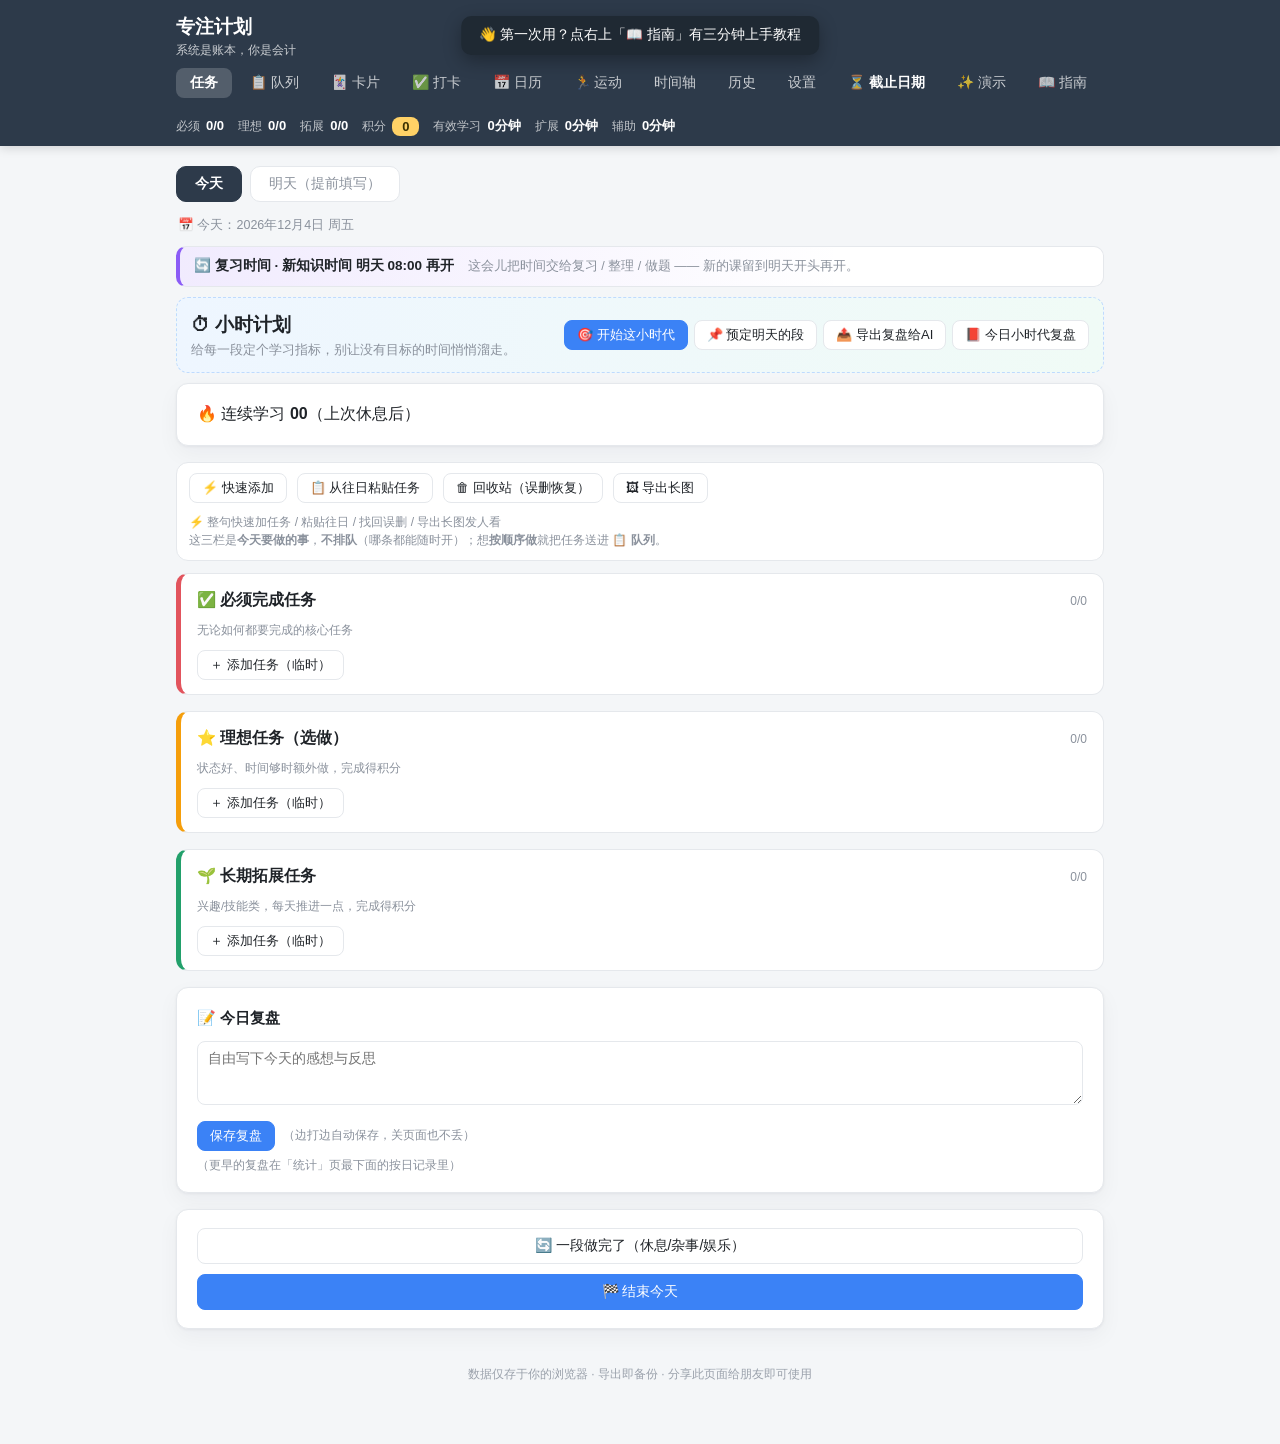
<file: index.html>
<!DOCTYPE html>
<html lang="zh-CN">
<head>
  <meta charset="UTF-8" />
  <meta name="viewport" content="width=device-width, initial-scale=1.0, viewport-fit=cover" />
  <script>
    /* 版本号。v67 起提到 <head>：设置页等模块渲染得比页尾的 build-check 早，
       以前写在页尾，渲染时读到 undefined 就显示成 "v?"。 */
    window.__BUILD = 172;
  </script>
  <meta name="theme-color" content="#2d3a4a" />
  <title>专注计划 · 学习会计系统</title>
  <link rel="manifest" href="manifest.webmanifest" />
  <link rel="stylesheet" href="css/style.css?v=172" />
  <style id="pip-style">
    /* ===== 🪟 只在小窗（Document Picture-in-Picture）里生效：让悬浮窗铺满整个小窗 ===== */
    html.pip, html.pip body { background: var(--bg, #f5f7fa); margin: 0; padding: 0; }
    html.pip #timer-float.in-pip {
      position: static; left: auto; top: auto; right: auto; bottom: auto;
      width: 100%; max-width: none; border: none; border-radius: 0;
      box-shadow: none; background: transparent; padding: 10px 12px 14px;
      animation: none; overflow: visible;
    }
    html.pip #timer-float.in-pip .tf-drag-hint { display: none !important; }
    html.pip #timer-float.in-pip .tf-head { cursor: default; }
    html.pip #timer-float.in-pip .btn { font-size: 12px; padding: 5px 9px; }
    html.pip #timer-float.in-pip .tf-line { font-size: 12.5px; margin-bottom: 3px; }
    html.pip #timer-float.in-pip .tf-dw-item { font-size: 12px; }
  </style>
</head>
<body>
  <header id="app-header">
    <div class="header-top">
      <div class="brand">
        <h1>专注计划</h1>
        <p>系统是账本，你是会计</p>
      </div>
      <nav id="main-nav">
        <button class="nav-btn active" data-view="tasks">任务</button>
        <button class="nav-btn" data-view="queue">📋 队列</button>
        <button class="nav-btn" data-view="cards" title="听课时给自己出的设问卡；正面问自己、反面是答案">🃏 卡片</button>
        <button class="nav-btn" data-view="mistakes" style="display:none" title="错题本（已收起，想用随时恢复）">📕 错题</button>
        <button class="nav-btn" data-view="checkin" title="每天要养成的小习惯：喝水、保健品、运动、几点休息…打卡得积分">✅ 打卡</button>
        <button class="nav-btn" data-view="calendar">📅 日历</button>
        <button class="nav-btn" data-view="notes" id="nav-notes" style="display:none" title="本机网课笔记工坊（仅限装有笔记服务的电脑）">🎙 笔记</button>
        <button class="nav-btn" data-view="sport">🏃 运动</button>
        <button class="nav-btn" data-view="timeline">时间轴</button>
        <button class="nav-btn" data-view="stats">历史</button>
        <button class="nav-btn" data-view="settings">设置</button>
        <button class="nav-btn" id="btn-ms" title="⏳ 截止日期倒计时 —— 点一下就能加一条">⏳ <span id="ms-mini" class="ms-mini">截止日期</span></button>
        <button class="nav-btn" id="btn-demo" title="快速上手演示动画">✨ 演示</button>
        <button class="nav-btn" id="btn-about" title="公告与使用指南">📖 指南</button>
      </nav>
    </div>
    <!-- 顶部固定统计条 -->
    <div id="stat-bar">
      <div class="stat-item" title="必须完成任务进度">
        <span class="stat-label">必须</span><span id="stat-req" class="stat-value">0/0</span>
      </div>
      <div class="stat-item" title="理想任务进度">
        <span class="stat-label">理想</span><span id="stat-ideal" class="stat-value">0/0</span>
      </div>
      <div class="stat-item" title="长期拓展进度">
        <span class="stat-label">拓展</span><span id="stat-extra" class="stat-value">0/0</span>
      </div>
      <div class="stat-item" title="积分余额，点击兑换">
        <span class="stat-label">积分</span>
        <button id="stat-points" class="stat-value stat-btn">0</button>
      </div>
      <div class="stat-item" title="主线推进的有效学习时间">
        <span class="stat-label">有效学习</span><span id="stat-main" class="stat-value">0分</span>
      </div>
      <div class="stat-item" title="拓展任务时间">
        <span class="stat-label">扩展</span><span id="stat-extend" class="stat-value">0分</span>
      </div>
      <div class="stat-item" title="辅助推进时间（复盘/整理/写计划等）">
        <span class="stat-label">辅助</span><span id="stat-aux" class="stat-value">0分</span>
      </div>
    </div>
  </header>

  <!-- 计时悬浮窗（任务进行中显示，可拖动） -->
  <div id="timer-float" class="hidden">
    <div class="tf-head" id="tf-head">🪟 计时悬浮窗 <span class="tf-drag-hint">（按住可拖动）</span><button id="tf-pip" class="tf-pip-btn" title="拖出浏览器：变成独立小窗口，可拖到屏幕任何位置、永远置顶">⇱ 拖出</button></div>
    <div id="tf-state" class="hidden"></div>
    <div id="tf-hp" class="hidden"></div>
    <div id="tf-forward">
      <div class="tf-line">预计完成内容：<b id="tf-content">--</b></div>
      <div class="tf-line tf-line-plan"><span id="tf-plan-label">预计时间：</span><b id="tf-plan">--</b></div>
      <div class="tf-line">实际时间：<b id="tf-used">00:00</b></div>
      <div class="tf-track"><div id="tf-progress" class="timer-progress"></div></div>
      <div class="tf-actions">
        <button id="timer-pause" class="btn btn-small">⏸ 暂停</button>
        <button id="timer-rest" class="btn btn-small" title="中间休息：休息单独算、不占学习，回来会问你有没有消耗">☕ 小休</button>
        <button id="timer-stop" class="btn btn-small btn-primary">⏹ 完成</button>
      </div>
    </div>
    <div id="tf-cd" class="hidden">
      <div class="tf-line">小任务：<b id="tf-cd-text">--</b></div>
      <div class="tf-line"><span id="tf-cd-label">剩余/超时：</span><b id="tf-cd-left">00:00</b> <span id="tf-cd-over" style="color:var(--req);font-weight:700"></span> <span class="tf-drag-hint">（目标 <span id="tf-cd-target">--</span>）</span></div>
      <div class="tf-track"><div id="tf-cd-progress" class="timer-progress"></div></div>
      <div class="tf-actions">
        <button id="cd-pause" class="btn btn-small">⏸ 暂停</button>
        <button id="cd-rest" class="btn btn-small">☕ 小休</button>
        <button id="cd-split" class="btn btn-small" style="display:none">🧭 回拆解</button>
        <button id="cd-stop" class="btn btn-small btn-primary">⏹ 结束</button>
      </div>
    </div>
    <!-- 🎓 听课三步（进行中才显示；和任务行下面是同一份数据） -->
    <div id="tf-lec" class="hidden"></div>
    <!-- 🧭 下方抽屉：本组进度 / 下一题 / 拆解（可收起，不占屏） -->
    <div id="tf-drawer" class="hidden"></div>
  </div>

  <main>
    <!-- 任务视图 -->
    <section id="view-tasks" class="view active">
      <div class="view-tabs">
        <button class="tab-btn active" data-tab="today">今天</button>
        <button class="tab-btn" data-tab="tomorrow">明天（提前填写）</button>
      </div>
      <div id="tasks-today" class="tab-panel active">
        <div id="today-date" class="date-label"></div>
        <!-- ⏰ v76 还没结算的日子：摆在最上面，一键结算 -->
        <div id="settle-bar"></div>
        <!-- 📋 v77 队列：今天该做的那条，只给一条、不给分母 -->
        <div id="queue-bar"></div>
        <!-- ⏰ v71 学习时段条：现在该学新知识还是该复习 -->
        <div id="slot-bar"></div>
        <div id="review-banner"></div>
        <div id="hour-card"></div>
        <div id="streak-bar"></div>
        <!-- ↩ v74 昨天搬来的任务：清单顶上一条提醒 + 一键清掉 -->
        <div id="roll-bar"></div>
        <div id="task-columns"></div>
        <div class="card" id="review-card"></div>
        <div id="link-card"></div>
        <div class="card day-footer">
          <button id="btn-link" class="btn btn-block">🔄 一段做完了（休息/杂事/娱乐）</button>
          <button id="btn-end-day" class="btn btn-primary btn-block">🏁 结束今天</button>
        </div>
      </div>
      <div id="tasks-tomorrow" class="tab-panel">
        <div id="tomorrow-date" class="date-label"></div>
        <div id="tomorrow-columns"></div>
        <p class="hint">提示：今晚填好明天的任务，"结束今天"时未完成的任务也会自动顺延到这里。</p>
      </div>
    </section>

    <!-- 📋 队列视图（v77）：按顺序做，没有完成率 -->
    <section id="view-cards" class="view">
      <div id="cards-view"></div>
    </section>

    <section id="view-mistakes" class="view">
      <div id="mistakes-view"></div>
    </section>
    <section id="view-checkin" class="view">
      <div id="checkin-view"></div>
    </section>

    <section id="view-queue" class="view">
      <div id="queue-view"></div>
    </section>

    <!-- 日历视图 -->
    <section id="view-calendar" class="view">
      <div id="calendar-view"></div>
    </section>

    <!-- 网课笔记工坊视图（内嵌本机服务） -->
    <section id="view-notes" class="view">
      <div id="notes-status"></div>
      <div id="notes-frame-wrap" style="display:none">
        <iframe id="notes-frame" src="http://127.0.0.1:8890/?embed=1"
          style="width:100%;height:calc(100vh - 120px);border:1px solid var(--line);border-radius:14px;background:#0b1020"></iframe>
      </div>
    </section>

    <!-- 运动视图 -->
    <section id="view-sport" class="view">
      <div class="view-tabs">
        <button class="tab-btn active" data-tab="today" id="sport-tab-today">今日运动</button>
        <button class="tab-btn" data-tab="plan" id="sport-tab-plan">运动安排（任选日期）</button>
      </div>
      <div id="sport-today" class="tab-panel active"></div>
      <div id="sport-plan" class="tab-panel"></div>
    </section>

    <!-- 时间轴视图 -->
    <section id="view-timeline" class="view">
      <div class="card tool-row">
        <button id="tl-today-btn" class="btn btn-small">回到今天</button>
        <button id="tl-prev-day" class="btn btn-small">‹ 前一天</button>
        <input type="date" id="tl-date" class="date-input" />
        <button id="tl-next-day" class="btn btn-small">后一天 ›</button>
        <span class="spacer"></span>
        <select id="tl-filter-cat" class="select-small">
          <option value="">全部分类</option>
          <option value="study">学习</option>
          <option value="extend">拓展</option>
          <option value="fun">辅助</option>
          <option value="life">生活</option>
          <option value="other">其他</option>
        </select>
        <input type="search" id="tl-keyword" class="search-small" placeholder="搜索内容…" />
        <button id="tl-export" class="btn btn-small">导出</button>
        <button id="tl-import" class="btn btn-small">导入</button>
      </div>
      <div id="timeline-wrap">
        <div id="timeline-grid"></div>
      </div>
      <div class="card stat-summary" id="tl-summary"></div>
      <input type="file" id="import-file" class="hidden" accept=".json" />
    </section>

    <!-- 历史视图 -->
    <section id="view-stats" class="view">
      <div class="card">
        <h2>🧭 本周复盘</h2>
        <div id="review-board"><p class="hint">正在生成本周的复盘…</p></div>
      </div>
      <div class="card">
        <h2>📈 考试成绩</h2>
        <div id="exams-card"><p class="hint">正在加载…</p></div>
      </div>
      <div class="card">
        <h2>🏅 成就</h2>
        <div id="badges-card"><p class="hint">正在清点你的里程碑…</p></div>
      </div>
      <div class="card">
        <h2>📅 历史回顾</h2>
        <div class="chart-row">
          <div class="chart-box">
            <h3>本周每日用时（柱状图）</h3>
            <svg id="chart-week" class="chart" viewBox="0 0 600 220"></svg>
          </div>
          <div class="chart-box">
            <h3>近30天学习时间趋势（折线图）</h3>
            <svg id="chart-month" class="chart" viewBox="0 0 600 220"></svg>
          </div>
        </div>
      </div>
      <div class="card">
        <h3>积分流水账</h3>
        <div id="ledger-list"></div>
      </div>
      <div class="card">
        <h3>🎁 兑换记录（单独专区）</h3>
        <p class="hint">这里只汇总你「花掉积分换东西」的记录，不用翻大流水就知道自己换过什么。</p>
        <div id="redeem-list"></div>
      </div>
      <div class="card">
        <h3>🎓 听课记录</h3>
        <p class="hint">在「任务」页点任意一条任务右边的 🎧 就能开课（今天、明天都行）。走完「预习 → 听课 → 整理」三步才发大奖。</p>
        <div id="lec-history"></div>
      </div>
      <div class="card">
        <h3>按日记录</h3>
        <div id="day-history"></div>
      </div>
    </section>

    <!-- 设置视图 -->
    <section id="view-settings" class="view">
      <div class="card">
        <h2>⚙️ 规则设置（全部由你自己定）</h2>
        <div id="settings-form"></div>
      </div>
      <div class="card">
        <h3>🎁 积分兑换表</h3>
        <p class="hint">积分为消费型资产：完成理想/拓展任务赚积分，按你的兑换表花掉。</p>
        <div id="redeem-table"></div>
        <button id="btn-add-redeem" class="btn btn-small">＋ 添加兑换项</button>
      </div>
      <div class="card">
        <h3>🎖 致谢 · 名人堂</h3>
        <p class="hint">感谢在开发中帮忙、帮我省下平台费用的朋友们（头像圆形自适应）。</p>
        <div class="honor-wall">
          <div class="honor-item"><img class="honor-avatar" src="assets/honor/sumneu.jpg" alt="∑neu" /><span class="honor-name">∑neu</span></div>
          <div class="honor-item"><img class="honor-avatar" src="assets/honor/aisi.jpg" alt="艾斯" /><span class="honor-name">艾斯</span></div>
          <div class="honor-item"><img class="honor-avatar" src="assets/honor/xinxin.jpg" alt="鑫鑫" /><span class="honor-name">鑫鑫</span></div>
          <div class="honor-item"><img class="honor-avatar" src="assets/honor/zhi.png" alt="枳" /><span class="honor-name">枳</span></div>
        </div>
      </div>
      <div class="card">
        <h3>💾 数据</h3>
        <div class="btn-row">
          <button id="btn-export-json" class="btn btn-small">导出全部数据 (.json)</button>
          <button id="btn-export-csv" class="btn btn-small">导出记录 (.csv)</button>
          <button id="btn-import-json" class="btn btn-small">导入数据</button>
          <button id="btn-reset" class="btn btn-small btn-danger">清空全部数据</button>
        </div>
        <p class="hint">数据保存在浏览器本地（localStorage + IndexedDB 双备份），导出文件可随时恢复。</p>
      </div>
      <div class="card">
        <h3>💾 自动备份</h3>
        <div id="bk-box"><p class="hint">正在读取备份…</p></div>
      </div>
    </section>
  </main>

  <footer>数据仅存于你的浏览器 · 导出即备份 · 分享此页面给朋友即可使用</footer>

  <div id="modal-root"></div>
  <div id="toast-root"></div>

  <!-- 📱 v125 手机底部导航（≤700px 显示，桌面隐藏；按钮带 .nav-btn 类自动接入 switchView） -->
  <nav id="mobile-nav">
    <button class="nav-btn mn-btn" data-view="tasks"><span class="mn-ico">📝</span>任务</button>
    <button class="nav-btn mn-btn" data-view="queue"><span class="mn-ico">📋</span>队列</button>
    <button class="nav-btn mn-btn" data-view="checkin"><span class="mn-ico">✅</span>打卡</button>
    <button class="nav-btn mn-btn" data-view="calendar"><span class="mn-ico">📅</span>日历</button>
    <button class="nav-btn mn-btn" data-view="stats"><span class="mn-ico">🧭</span>历史</button>
    <button class="mn-btn" id="mn-more"><span class="mn-ico">⋯</span>更多</button>
  </nav>
  <div id="mn-sheet" class="hidden">
    <div class="mn-card">
      <div class="mn-head"><b>更多页面</b><button class="mn-sbtn" id="mn-close" style="width:auto;padding:6px 12px">✕ 收起</button></div>
      <div class="mn-grid">
        <button class="nav-btn mn-sbtn" data-view="cards">🃏 卡片</button>
        <button class="nav-btn mn-sbtn" data-view="mistakes" style="display:none">📕 错题</button>
        <button class="nav-btn mn-sbtn" data-view="sport">🏃 运动</button>
        <button class="nav-btn mn-sbtn" data-view="timeline">🕓 时间轴</button>
        <button class="nav-btn mn-sbtn" data-view="settings">⚙️ 设置</button>
        <button class="mn-sbtn" data-mact="ms">⏳ 截止日期</button>
        <button class="mn-sbtn" data-mact="demo">✨ 演示</button>
        <button class="mn-sbtn" data-mact="about">📖 指南</button>
      </div>
    </div>
  </div>

  <script src="js/store.js?v=172"></script>
  <script src="js/ui.js?v=172"></script>
  <script src="js/tasks.js?v=172"></script>
  <script src="js/timeline.js?v=172"></script>
  <script src="js/stats.js?v=172"></script>
  <script src="js/settings.js?v=172"></script>
  <script src="js/sport.js?v=172"></script>
  <script src="js/lecture.js?v=172"></script>
  <script src="js/calendar.js?v=172"></script>
  <script src="js/link.js?v=172"></script>
  <script src="js/demo.js?v=172"></script>
  <script src="js/queue.js?v=172"></script>
  <script src="js/milestones.js?v=172"></script>
  <script src="js/memcards.js?v=172"></script>
  <script src="js/checkin.js?v=172"></script>
  <script src="js/backup.js?v=172"></script>
  <script src="js/exams.js?v=172"></script>
  <script src="js/mistakes.js?v=172"></script>
  <script src="js/badges.js?v=172"></script>
  <script src="js/app.js?v=172"></script>
  <script>
    // PWA：注册 Service Worker（离线可用 / 可添加到主屏幕）
    if ('serviceWorker' in navigator) {
      // v67：以前新版本要手动 Ctrl+F5 才生效（老 SW 把旧页面喂给你）。
      // 现在：① sw.js 里页面本体改走 network-first；
      //       ② 每次打开都问一句有没有新版本；
      //       ③ 新 SW 一接管就自动刷新一次 —— 以后上传完不用再强刷。
      var hadCtl = !!navigator.serviceWorker.controller;
      var reloaded = false;
      navigator.serviceWorker.addEventListener('controllerchange', function () {
        if (!hadCtl || reloaded) return;   // 首次安装 SW 时不算「有更新」，别白刷一次
        reloaded = true;
        location.reload();
      });
      window.addEventListener('load', function () {
        navigator.serviceWorker.register('sw.js').then(function (reg) {
          try { reg.update(); } catch (err) { }
        }).catch(function () { /* file:// 下无碍 */ });
      });
    }
  </script>

  <!-- ✨ 快速上手演示动画 -->
  <style id="demo-style">
    #demo-overlay{position:fixed;inset:0;z-index:9999;display:flex;align-items:center;justify-content:center;}
    #demo-overlay.hidden{display:none;}
    #demo-backdrop{position:absolute;inset:0;background:rgba(13,17,23,.72);backdrop-filter:blur(4px);}
    #demo-card{position:relative;width:min(560px,92vw);background:linear-gradient(160deg,#22304a,#1a2436);
      border:1px solid rgba(255,255,255,.14);border-radius:18px;padding:18px 20px 14px;box-shadow:0 20px 60px rgba(0,0,0,.45);}
    #demo-stage{min-height:210px;display:flex;align-items:center;justify-content:center;}
    #demo-stage .d-mock-wrap{width:100%;}
    #demo-caption{text-align:center;padding:2px 4px 8px;}
    .d-icon{font-size:30px;}
    .d-title{font-size:19px;font-weight:700;color:#eaf0ff;margin:4px 0 4px;}
    .d-cap{font-size:13.5px;color:#c6cdd9;line-height:1.6;max-width:480px;margin:0 auto;}
    #demo-dots{display:flex;gap:6px;justify-content:center;margin:6px 0 10px;}
    .d-dot{width:8px;height:8px;border-radius:50%;background:rgba(255,255,255,.22);transition:.2s;}
    .d-dot.on{background:var(--c2,#22c55e);width:20px;border-radius:4px;}
    #demo-controls{display:flex;flex-wrap:wrap;gap:8px;justify-content:center;}
    #demo-controls .btn{font-size:12.5px;}
    #demo-controls .disabled{opacity:.4;pointer-events:none;}
    /* 每步动画 */
    #demo-stage>*{opacity:0;transform:translateY(14px);animation:dRise .45s ease forwards;}
    #demo-caption>*{opacity:0;transform:translateY(10px);animation:dRise .45s ease .08s forwards;}
    #demo-stage.d-on>*,#demo-caption.d-on>*{opacity:1;transform:none;}
    @keyframes dRise{to{opacity:1;transform:none;}}
    /* 模拟卡片 */
    .d-logo{font-size:26px;font-weight:800;color:#eaf0ff;background:linear-gradient(120deg,#3b82f6,#22c55e);
      -webkit-background-clip:text;background-clip:text;color:transparent;}
    .d-sub{color:#7d8aa0;font-size:13px;margin-top:4px;}
    .d-pills{display:flex;gap:8px;justify-content:center;margin-top:14px;}
    .d-pills span{padding:5px 12px;border-radius:999px;background:rgba(59,130,246,.15);color:#bfd4ff;font-size:12.5px;border:1px solid rgba(59,130,246,.4);}
    .d-cols{display:flex;gap:10px;width:100%;}
    .d-col{flex:1;border-radius:12px;padding:10px;background:rgba(255,255,255,.05);border:1px solid rgba(255,255,255,.1);}
    .d-col b{display:block;font-size:12px;margin-bottom:6px;color:#dbe4f0;}
    .d-col.req{box-shadow:inset 0 0 0 1px rgba(244,63,94,.4);}
    .d-col.ideal{box-shadow:inset 0 0 0 1px rgba(34,197,94,.4);}
    .d-col.ext{box-shadow:inset 0 0 0 1px rgba(168,85,247,.4);}
    .d-task{display:block;font-size:12px;color:#dbe4f0;background:rgba(255,255,255,.06);border-radius:8px;padding:6px 8px;margin:4px 0;font-style:normal;}
    .d-task.done{color:#8fd6b0;text-decoration:line-through;}
    .d-task.run{background:rgba(34,197,94,.18);border:1px solid rgba(34,197,94,.5);}
    .d-float,.d-hp{border-radius:14px;padding:12px 14px;background:rgba(255,255,255,.05);border:1px solid rgba(255,255,255,.12);text-align:left;width:100%;}
    .d-float b,.d-hp b{display:block;color:#eaf0ff;font-size:13.5px;margin-bottom:8px;}
    .d-time{color:var(--c2,#22c55e);}
    .d-bar{height:8px;border-radius:6px;background:rgba(255,255,255,.1);overflow:hidden;margin-top:10px;}
    .d-bar i{display:block;height:100%;background:linear-gradient(120deg,#3b82f6,#22c55e);}
    .d-bar.rest i{background:linear-gradient(120deg,#f59e0b,#e2545d);}
    .d-bar.ok i{background:linear-gradient(120deg,#22c55e,#06b6d4);}
    .d-btn{display:inline-block;margin-top:8px;padding:7px 14px;border-radius:9px;background:rgba(245,158,11,.2);
      border:1px solid rgba(245,158,11,.5);color:#ffe4a6;font-size:13px;}
    .d-btn:last-child{background:rgba(244,63,94,.2);border-color:rgba(244,63,94,.5);color:#ffc9ce;margin-top:12px;}
    .d-hp-row{display:flex;justify-content:space-between;font-size:12.5px;color:#dbe4f0;padding:5px 0;border-bottom:1px dashed rgba(255,255,255,.1);}
    .d-hp-row i{font-style:normal;}
    .d-hp-row i.done{color:#8fd6b0;}
    .d-timeline{display:flex;align-items:flex-end;gap:4px;height:120px;width:100%;padding-top:8px;}
    .d-timeline .d-block{flex:1;border-radius:6px 6px 0 0;background:rgba(59,130,246,.45);border:1px solid rgba(59,130,246,.6);
      color:#dbe4f0;font-size:10px;text-align:center;overflow:hidden;}
    .d-timeline .d-block:nth-child(2){background:rgba(245,158,11,.35);}
    .d-timeline .d-block:nth-child(3){background:rgba(34,197,94,.4);}
    .d-timeline .d-block:nth-child(4){background:rgba(168,85,247,.4);}
    .d-stats{text-align:left;width:100%;}
    .d-stats b{display:block;color:#eaf0ff;font-size:14px;}
    .d-stats .d-bars{display:flex;align-items:flex-end;gap:8px;height:90px;margin-top:10px;}
    .d-stats .d-bars i{flex:1;background:linear-gradient(180deg,#3b82f6,#22c55e);border-radius:6px 6px 0 0;}
    .d-start{color:#a8b4c6;font-size:13px;margin-top:12px;}
  </style>

  <div id="demo-overlay" class="hidden">
    <div id="demo-backdrop"></div>
    <div id="demo-card">
      <div id="demo-stage" class="d-mock-wrap"></div>
      <div id="demo-caption"></div>
      <div id="demo-dots"></div>
      <div id="demo-controls">
        <button id="demo-prev" class="btn btn-small disabled">← 上一步</button>
        <button id="demo-restart" class="btn btn-small">↺ 重放</button>
        <button id="demo-next" class="btn btn-small btn-primary">下一步 →</button>
        <button id="demo-close" class="btn btn-small">✕ 关闭</button>
      </div>
    </div>
  </div>
<script id="build-check">
/* 交付自检（v54）：把线上实际文件大小和发布时的大小比一遍。
   有文件没传上去 → 顶部弹红条点名，别再靠猜"为什么改了没生效"。
   控制台可用：__checkBuild() 重查 / __checkBuild(true) 强制绕过缓存重查 */
window.__BUILD_SIZES = {
  "css/style.css": 95669,
  "js/app.js": 74242,
  "js/badges.js": 9802,
  "js/exams.js": 13932,
  "js/mistakes.js": 18108,
  "js/memcards.js": 121834,
  "js/backup.js": 40303,
  "js/checkin.js": 24522,
  "js/marked.min.js": 35481,
  "js/katex.min.js": 275415,
  "js/mhchem.min.js": 33731,
  "css/katex.css": 773106,
  "js/calendar.js": 41452,
  "js/demo.js": 8261,
  "js/lecture.js": 42183,
  "js/link.js": 20710,
  "js/milestones.js": 10183,
  "js/queue.js": 122547,
  "js/settings.js": 30336,
  "js/sport.js": 25754,
  "js/stats.js": 53363,
  "js/store.js": 19422,
  "js/tasks.js": 424816,
  "js/timeline.js": 19743,
  "js/ui.js": 12061,
  "sw.js": 3707,
  "version.html": 163112
};
(function () {
  var S = window.__BUILD_SIZES;
  function warn(bad) {
    if (document.getElementById('build-warn')) return;
    var d = document.createElement('div');
    d.id = 'build-warn';
    d.style.cssText = 'position:fixed;left:0;right:0;top:0;z-index:99999;background:#e2545d;color:#fff;' +
      'font:13px/1.6 system-ui,"Segoe UI","Microsoft YaHei",sans-serif;padding:9px 14px;' +
      'box-shadow:0 3px 12px rgba(0,0,0,.28)';
    var names = bad.map(function (x) { return x.f; }).join('、');
    d.innerHTML = '<button id="build-warn-x" style="float:right;margin:0 0 0 12px;background:rgba(255,255,255,.18);' +
      'color:#fff;border:1px solid rgba(255,255,255,.55);border-radius:6px;padding:3px 10px;cursor:pointer;font:inherit">' +
      '✕ 知道了</button><b>⚠️ 线上有 ' + bad.length + ' 个文件还是旧版（没传上去）</b><br>' +
      '<span style="word-break:break-all">' + names + '</span><br>' +
      '<span style="opacity:.92">这些改动不会生效。把 focus-plan 里的 js、css 文件夹整个重传一遍，刷新即可。</span>';
    document.body.appendChild(d);
    document.getElementById('build-warn-x').onclick = function () { d.remove(); };
  }
  function grab(f, q) {
    return fetch(f + q, { cache: 'no-store' }).then(function (r) {
      if (!r.ok) return { f: f, bad: true };
      return r.arrayBuffer().then(function (b) { return { f: f, got: b.byteLength, bad: b.byteLength !== S[f] }; });
    }).catch(function () { return { f: f, bad: false }; });   // 取不到（离线等）不算数
  }
  function run(fresh) {
    if (!/^https?:/.test(location.protocol)) return Promise.resolve([]);
    var q = fresh ? ('?fresh=' + Date.now() + Math.random()) : '';
    return Promise.all(Object.keys(S).map(function (f) { return grab(f, q); })).then(function (res) {
      var bad = res.filter(function (x) { return x.bad; });
      if (bad.length) warn(bad);
      if (fresh) {
        console.log(res.map(function (x) {
          return (x.bad ? '❌ ' : '✅ ') + x.f + '  线上 ' + (x.got == null ? '?' : x.got) + ' / 应为 ' + S[x.f];
        }).join('\n'));
      }
      return res;
    });
  }
  window.__checkBuild = run;
  function kick() { setTimeout(function () { run(false); }, 1200); }
  if (document.readyState === 'complete') kick(); else window.addEventListener('load', kick);
})();
</script>
</body>
</html>
</file>
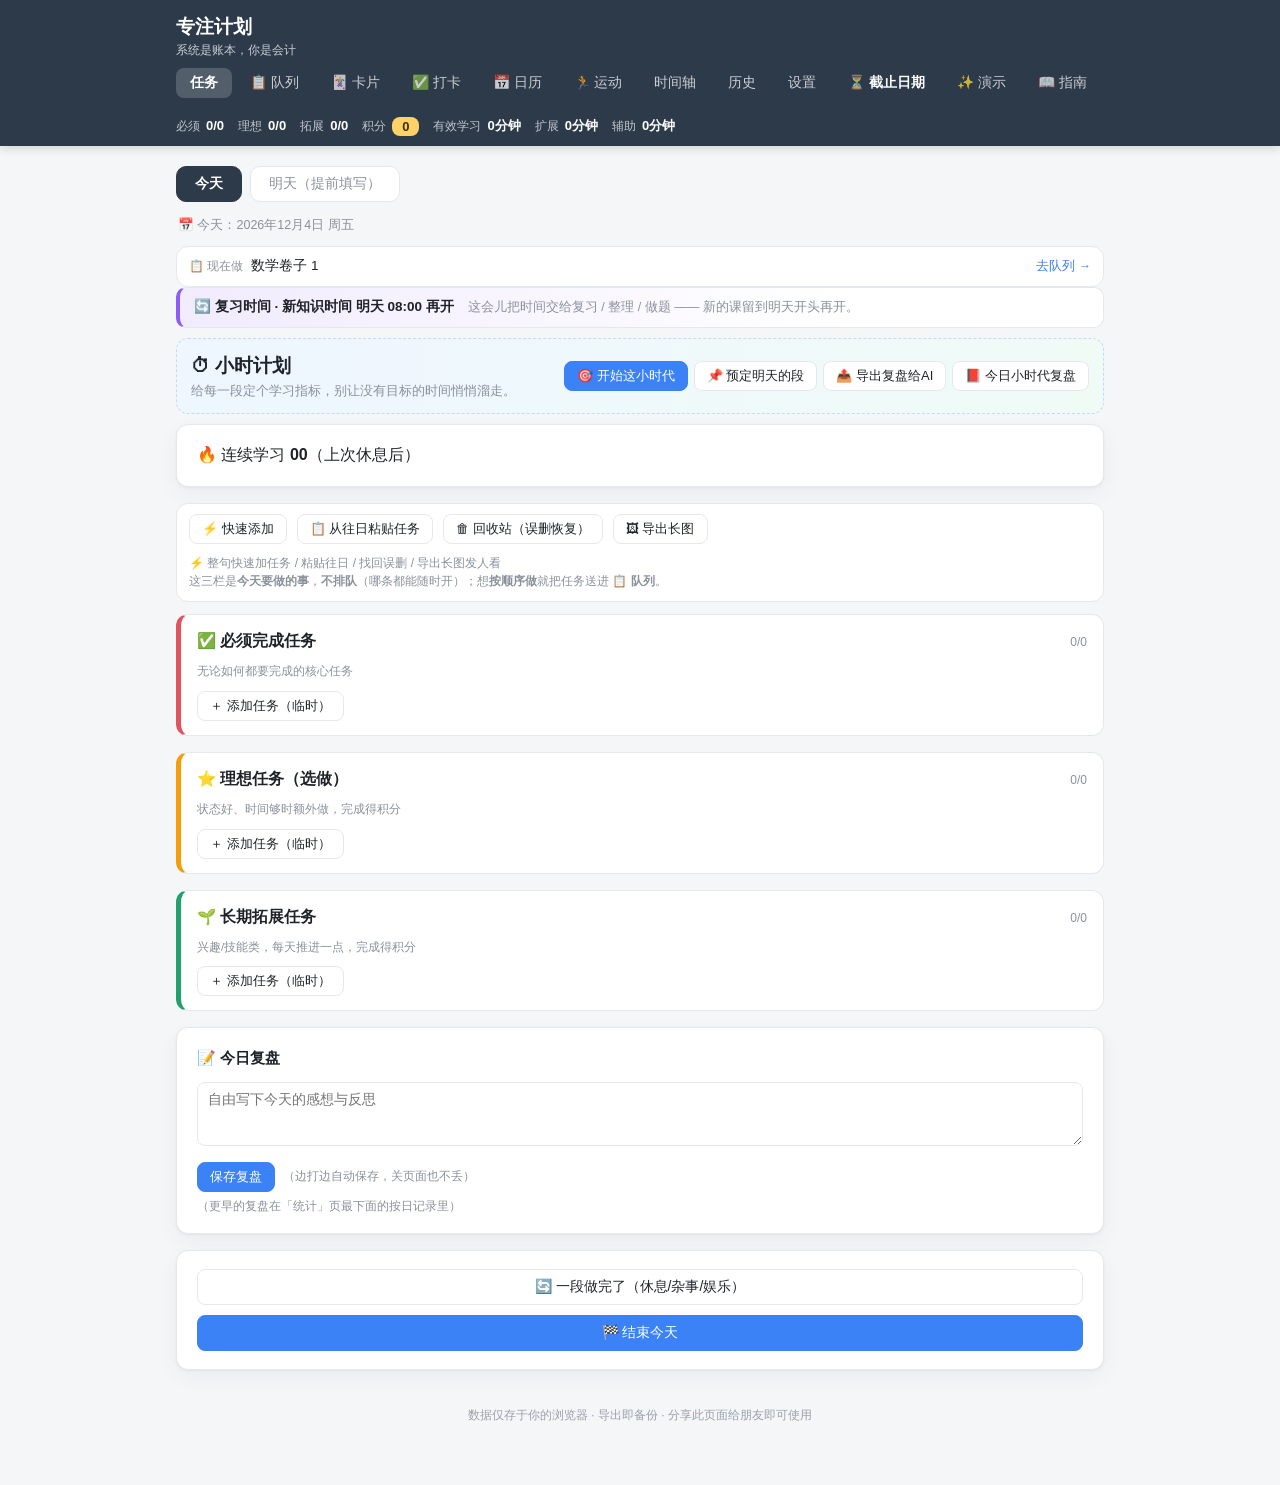
<file: _ds_t.html>
<!DOCTYPE html>
<html lang="zh-CN">
<head>
  <meta charset="UTF-8" />
  <meta name="viewport" content="width=device-width, initial-scale=1.0, viewport-fit=cover" />
  <script>
    /* 版本号。v67 起提到 <head>：设置页等模块渲染得比页尾的 build-check 早，
       以前写在页尾，渲染时读到 undefined 就显示成 "v?"。 */
    window.__BUILD = 152;
  </script>
  <meta name="theme-color" content="#2d3a4a" />
  <title>专注计划 · 学习会计系统</title>
  <link rel="manifest" href="manifest.webmanifest" />
  <link rel="stylesheet" href="css/style.css?v=152" />
  <style id="pip-style">
    /* ===== 🪟 只在小窗（Document Picture-in-Picture）里生效：让悬浮窗铺满整个小窗 ===== */
    html.pip, html.pip body { background: var(--bg, #f5f7fa); margin: 0; padding: 0; }
    html.pip #timer-float.in-pip {
      position: static; left: auto; top: auto; right: auto; bottom: auto;
      width: 100%; max-width: none; border: none; border-radius: 0;
      box-shadow: none; background: transparent; padding: 10px 12px 14px;
      animation: none; overflow: visible;
    }
    html.pip #timer-float.in-pip .tf-drag-hint { display: none !important; }
    html.pip #timer-float.in-pip .tf-head { cursor: default; }
    html.pip #timer-float.in-pip .btn { font-size: 12px; padding: 5px 9px; }
    html.pip #timer-float.in-pip .tf-line { font-size: 12.5px; margin-bottom: 3px; }
    html.pip #timer-float.in-pip .tf-dw-item { font-size: 12px; }
  </style>
<script>window.__DS_SEED = {"version":1,"createdAt":"2026-09-25T12:12:51.306Z","settings":{"taskStart":"08:00","taskEnd":"22:00","extStart":"22:00","extEnd":"23:00","baseRewardTime":30,"baseRewardPoints":10,"idealPoints":10,"extPoints":5,"subDefaultPoints":10,"perfectRewardTime":30,"perfectRewardPoints":20,"extAppendable":true,"extStrict":true,"extDebtRate":1,"groupRewardPoints":10,"rollover":true,"autoEndDay":true,"autoEndDayAt":"23:59","recordMode":"strict","restRewardPoints":5,"aiKey":"","aiModel":"Qwen/Qwen2.5-7B-Instruct","srRestAt":70,"srRestMin":2,"srMaxMin":40,"srEnableProgress":true,"srEnableTime":true,"srCooldownMin":5,"splitEnabled":true,"theme":"","hourPlanDefaultMin":30,"hourDistractCut":100,"srEnabled":true,"srDeadline":"","srGaps":[30,120,360],"srPlanGaps":[1440,4320,10080],"srPerDay":1,"srPoints":5,"srKpPoints":2,"srFinishBonus":5,"slotOn":true,"slotNewStart":"08:00","slotNewEnd":"16:00","lectureBonusPts":15,"floatPiP":true,"notifyOnEnd":true,"queuePoints":5,"queueBarOn":true,"queueFirst":false,"redeemTable":[{"points":10,"item":"一包零食"},{"points":30,"item":"玩一小时游戏"},{"points":50,"item":"买一个小物件"},{"points":100,"item":"买一个游戏"}]},"days":{"2026-09-29":{"tasks":{"required":[{"id":"T1","text":"化学 · 平衡常数","done":false,"mode":"new","points":10,"subs":[{"id":"TS1","text":"例题 5-1","minutes":12,"points":0,"done":null},{"id":"TS2","text":"例题 5-2","minutes":8,"points":0,"done":null}],"groups":[{"id":"TG1","name":"第 1 组","subs":[{"id":"TGS1","text":"1.2.1.6","minutes":11,"points":0,"done":null},{"id":"TGS2","text":"函数分段","minutes":2,"points":0,"done":null}]}]},{"id":"T2","text":"数学 · 导数错题","done":false,"mode":"rev","points":10,"sp":{"planned":[{"n":1,"gap":30,"due":1790643600000,"done":true,"at":1790645400000,"need":1,"hits":[1790645400000],"result":"ok"},{"n":2,"gap":1440,"due":1790683200000,"done":null,"at":null,"need":1,"hits":[]}],"dl":"","at":1790640000000,"bonus":false,"cfg":null}},{"id":"T3","text":"英语 · 完形填空","done":false,"points":10}],"ideal":[],"extra":[{"id":"E1","text":"整理错题本","done":false}]},"sessions":[{"id":"S1","taskId":"T1","taskText":"化学 · 平衡常数","planMinutes":25,"actualMinutes":25,"startAt":"2026-09-29T09:00:00","endAt":"2026-09-29T09:25:00","pausedMs":0,"done":true}],"timeline":[{"id":"TL1","start":540,"end":565,"minutes":25,"content":"学习","category":"study","countAsStudy":true,"auto":false}],"rewards":[],"hourPlans":[],"activeHourPlan":null,"rests":[],"activeRest":null,"plannedHourPlans":[],"sports":[],"lectures":[],"activeLecture":null,"ended":true}},"queue":[{"id":"Q1","text":"数学卷子 1","minutes":30,"done":false,"added":1790683639369},{"id":"Q2","text":"物理实验报告","minutes":20,"done":false,"added":1790683639369}],"queueDone":[],"daily":[],"ledger":[],"trash":[],"checkins":[{"id":"ck1","text":"喝水","points":1,"target":3,"note":"","createdAt":1790683639369,"days":{}}]};
try{ localStorage.setItem("focusPlanData.v1", JSON.stringify(window.__DS_SEED)); localStorage.setItem("__seeded","1"); }catch(e){ document.title = "SEED-FAIL"; }</script>
</head>
<body>
  <header id="app-header">
    <div class="header-top">
      <div class="brand">
        <h1>专注计划</h1>
        <p>系统是账本，你是会计</p>
      </div>
      <nav id="main-nav">
        <button class="nav-btn active" data-view="tasks">任务</button>
        <button class="nav-btn" data-view="queue">📋 队列</button>
        <button class="nav-btn" data-view="cards" title="听课时给自己出的设问卡；正面问自己、反面是答案">🃏 卡片</button>
        <button class="nav-btn" data-view="mistakes" style="display:none" title="错题本（已收起，想用随时恢复）">📕 错题</button>
        <button class="nav-btn" data-view="checkin" title="每天要养成的小习惯：喝水、保健品、运动、几点休息…打卡得积分">✅ 打卡</button>
        <button class="nav-btn" data-view="calendar">📅 日历</button>
        <button class="nav-btn" data-view="notes" id="nav-notes" style="display:none" title="本机网课笔记工坊（仅限装有笔记服务的电脑）">🎙 笔记</button>
        <button class="nav-btn" data-view="sport">🏃 运动</button>
        <button class="nav-btn" data-view="timeline">时间轴</button>
        <button class="nav-btn" data-view="stats">历史</button>
        <button class="nav-btn" data-view="settings">设置</button>
        <button class="nav-btn" id="btn-ms" title="⏳ 截止日期倒计时 —— 点一下就能加一条">⏳ <span id="ms-mini" class="ms-mini">截止日期</span></button>
        <button class="nav-btn" id="btn-demo" title="快速上手演示动画">✨ 演示</button>
        <button class="nav-btn" id="btn-about" title="公告与使用指南">📖 指南</button>
      </nav>
    </div>
    <!-- 顶部固定统计条 -->
    <div id="stat-bar">
      <div class="stat-item" title="必须完成任务进度">
        <span class="stat-label">必须</span><span id="stat-req" class="stat-value">0/0</span>
      </div>
      <div class="stat-item" title="理想任务进度">
        <span class="stat-label">理想</span><span id="stat-ideal" class="stat-value">0/0</span>
      </div>
      <div class="stat-item" title="长期拓展进度">
        <span class="stat-label">拓展</span><span id="stat-extra" class="stat-value">0/0</span>
      </div>
      <div class="stat-item" title="积分余额，点击兑换">
        <span class="stat-label">积分</span>
        <button id="stat-points" class="stat-value stat-btn">0</button>
      </div>
      <div class="stat-item" title="主线推进的有效学习时间">
        <span class="stat-label">有效学习</span><span id="stat-main" class="stat-value">0分</span>
      </div>
      <div class="stat-item" title="拓展任务时间">
        <span class="stat-label">扩展</span><span id="stat-extend" class="stat-value">0分</span>
      </div>
      <div class="stat-item" title="辅助推进时间（复盘/整理/写计划等）">
        <span class="stat-label">辅助</span><span id="stat-aux" class="stat-value">0分</span>
      </div>
    </div>
  </header>

  <!-- 计时悬浮窗（任务进行中显示，可拖动） -->
  <div id="timer-float" class="hidden">
    <div class="tf-head" id="tf-head">🪟 计时悬浮窗 <span class="tf-drag-hint">（按住可拖动）</span><button id="tf-pip" class="tf-pip-btn" title="拖出浏览器：变成独立小窗口，可拖到屏幕任何位置、永远置顶">⇱ 拖出</button></div>
    <div id="tf-state" class="hidden"></div>
    <div id="tf-hp" class="hidden"></div>
    <div id="tf-forward">
      <div class="tf-line">预计完成内容：<b id="tf-content">--</b></div>
      <div class="tf-line tf-line-plan"><span id="tf-plan-label">预计时间：</span><b id="tf-plan">--</b></div>
      <div class="tf-line">实际时间：<b id="tf-used">00:00</b></div>
      <div class="tf-track"><div id="tf-progress" class="timer-progress"></div></div>
      <div class="tf-actions">
        <button id="timer-pause" class="btn btn-small">⏸ 暂停</button>
        <button id="timer-rest" class="btn btn-small" title="中间休息：休息单独算、不占学习，回来会问你有没有消耗">☕ 小休</button>
        <button id="timer-stop" class="btn btn-small btn-primary">⏹ 完成</button>
      </div>
    </div>
    <div id="tf-cd" class="hidden">
      <div class="tf-line">小任务：<b id="tf-cd-text">--</b></div>
      <div class="tf-line"><span id="tf-cd-label">剩余/超时：</span><b id="tf-cd-left">00:00</b> <span id="tf-cd-over" style="color:var(--req);font-weight:700"></span> <span class="tf-drag-hint">（目标 <span id="tf-cd-target">--</span>）</span></div>
      <div class="tf-track"><div id="tf-cd-progress" class="timer-progress"></div></div>
      <div class="tf-actions">
        <button id="cd-pause" class="btn btn-small">⏸ 暂停</button>
        <button id="cd-rest" class="btn btn-small">☕ 小休</button>
        <button id="cd-split" class="btn btn-small" style="display:none">🧭 回拆解</button>
        <button id="cd-stop" class="btn btn-small btn-primary">⏹ 结束</button>
      </div>
    </div>
    <!-- 🎓 听课三步（进行中才显示；和任务行下面是同一份数据） -->
    <div id="tf-lec" class="hidden"></div>
    <!-- 🧭 下方抽屉：本组进度 / 下一题 / 拆解（可收起，不占屏） -->
    <div id="tf-drawer" class="hidden"></div>
  </div>

  <main>
    <!-- 任务视图 -->
    <section id="view-tasks" class="view active">
      <div class="view-tabs">
        <button class="tab-btn active" data-tab="today">今天</button>
        <button class="tab-btn" data-tab="tomorrow">明天（提前填写）</button>
      </div>
      <div id="tasks-today" class="tab-panel active">
        <div id="today-date" class="date-label"></div>
        <!-- ⏰ v76 还没结算的日子：摆在最上面，一键结算 -->
        <div id="settle-bar"></div>
        <!-- 📋 v77 队列：今天该做的那条，只给一条、不给分母 -->
        <div id="queue-bar"></div>
        <!-- ⏰ v71 学习时段条：现在该学新知识还是该复习 -->
        <div id="slot-bar"></div>
        <div id="review-banner"></div>
        <div id="hour-card"></div>
        <div id="streak-bar"></div>
        <!-- ↩ v74 昨天搬来的任务：清单顶上一条提醒 + 一键清掉 -->
        <div id="roll-bar"></div>
        <div id="task-columns"></div>
        <div class="card" id="review-card"></div>
        <div id="link-card"></div>
        <div class="card day-footer">
          <button id="btn-link" class="btn btn-block">🔄 一段做完了（休息/杂事/娱乐）</button>
          <button id="btn-end-day" class="btn btn-primary btn-block">🏁 结束今天</button>
        </div>
      </div>
      <div id="tasks-tomorrow" class="tab-panel">
        <div id="tomorrow-date" class="date-label"></div>
        <div id="tomorrow-columns"></div>
        <p class="hint">提示：今晚填好明天的任务，"结束今天"时未完成的任务也会自动顺延到这里。</p>
      </div>
    </section>

    <!-- 📋 队列视图（v77）：按顺序做，没有完成率 -->
    <section id="view-cards" class="view">
      <div id="cards-view"></div>
    </section>

    <section id="view-mistakes" class="view">
      <div id="mistakes-view"></div>
    </section>
    <section id="view-checkin" class="view">
      <div id="checkin-view"></div>
    </section>

    <section id="view-queue" class="view">
      <div id="queue-view"></div>
    </section>

    <!-- 日历视图 -->
    <section id="view-calendar" class="view">
      <div id="calendar-view"></div>
    </section>

    <!-- 网课笔记工坊视图（内嵌本机服务） -->
    <section id="view-notes" class="view">
      <div id="notes-status"></div>
      <div id="notes-frame-wrap" style="display:none">
        <iframe id="notes-frame" src="http://127.0.0.1:8890/?embed=1"
          style="width:100%;height:calc(100vh - 120px);border:1px solid var(--line);border-radius:14px;background:#0b1020"></iframe>
      </div>
    </section>

    <!-- 运动视图 -->
    <section id="view-sport" class="view">
      <div class="view-tabs">
        <button class="tab-btn active" data-tab="today" id="sport-tab-today">今日运动</button>
        <button class="tab-btn" data-tab="plan" id="sport-tab-plan">运动安排（任选日期）</button>
      </div>
      <div id="sport-today" class="tab-panel active"></div>
      <div id="sport-plan" class="tab-panel"></div>
    </section>

    <!-- 时间轴视图 -->
    <section id="view-timeline" class="view">
      <div class="card tool-row">
        <button id="tl-today-btn" class="btn btn-small">回到今天</button>
        <button id="tl-prev-day" class="btn btn-small">‹ 前一天</button>
        <input type="date" id="tl-date" class="date-input" />
        <button id="tl-next-day" class="btn btn-small">后一天 ›</button>
        <span class="spacer"></span>
        <select id="tl-filter-cat" class="select-small">
          <option value="">全部分类</option>
          <option value="study">学习</option>
          <option value="extend">拓展</option>
          <option value="fun">辅助</option>
          <option value="life">生活</option>
          <option value="other">其他</option>
        </select>
        <input type="search" id="tl-keyword" class="search-small" placeholder="搜索内容…" />
        <button id="tl-export" class="btn btn-small">导出</button>
        <button id="tl-import" class="btn btn-small">导入</button>
      </div>
      <div id="timeline-wrap">
        <div id="timeline-grid"></div>
      </div>
      <div class="card stat-summary" id="tl-summary"></div>
      <input type="file" id="import-file" class="hidden" accept=".json" />
    </section>

    <!-- 历史视图 -->
    <section id="view-stats" class="view">
      <div class="card">
        <h2>🧭 本周复盘</h2>
        <div id="review-board"><p class="hint">正在生成本周的复盘…</p></div>
      </div>
      <div class="card">
        <h2>📈 考试成绩</h2>
        <div id="exams-card"><p class="hint">正在加载…</p></div>
      </div>
      <div class="card">
        <h2>🏅 成就</h2>
        <div id="badges-card"><p class="hint">正在清点你的里程碑…</p></div>
      </div>
      <div class="card">
        <h2>📅 历史回顾</h2>
        <div class="chart-row">
          <div class="chart-box">
            <h3>本周每日用时（柱状图）</h3>
            <svg id="chart-week" class="chart" viewBox="0 0 600 220"></svg>
          </div>
          <div class="chart-box">
            <h3>近30天学习时间趋势（折线图）</h3>
            <svg id="chart-month" class="chart" viewBox="0 0 600 220"></svg>
          </div>
        </div>
      </div>
      <div class="card">
        <h3>积分流水账</h3>
        <div id="ledger-list"></div>
      </div>
      <div class="card">
        <h3>🎁 兑换记录（单独专区）</h3>
        <p class="hint">这里只汇总你「花掉积分换东西」的记录，不用翻大流水就知道自己换过什么。</p>
        <div id="redeem-list"></div>
      </div>
      <div class="card">
        <h3>🎓 听课记录</h3>
        <p class="hint">在「任务」页点任意一条任务右边的 🎧 就能开课（今天、明天都行）。走完「预习 → 听课 → 整理」三步才发大奖。</p>
        <div id="lec-history"></div>
      </div>
      <div class="card">
        <h3>按日记录</h3>
        <div id="day-history"></div>
      </div>
    </section>

    <!-- 设置视图 -->
    <section id="view-settings" class="view">
      <div class="card">
        <h2>⚙️ 规则设置（全部由你自己定）</h2>
        <div id="settings-form"></div>
      </div>
      <div class="card">
        <h3>🎁 积分兑换表</h3>
        <p class="hint">积分为消费型资产：完成理想/拓展任务赚积分，按你的兑换表花掉。</p>
        <div id="redeem-table"></div>
        <button id="btn-add-redeem" class="btn btn-small">＋ 添加兑换项</button>
      </div>
      <div class="card">
        <h3>🎖 致谢 · 名人堂</h3>
        <p class="hint">感谢在开发中帮忙、帮我省下平台费用的朋友们（头像圆形自适应）。</p>
        <div class="honor-wall">
          <div class="honor-item"><img class="honor-avatar" src="assets/honor/sumneu.jpg" alt="∑neu" /><span class="honor-name">∑neu</span></div>
          <div class="honor-item"><img class="honor-avatar" src="assets/honor/aisi.jpg" alt="艾斯" /><span class="honor-name">艾斯</span></div>
          <div class="honor-item"><img class="honor-avatar" src="assets/honor/xinxin.jpg" alt="鑫鑫" /><span class="honor-name">鑫鑫</span></div>
          <div class="honor-item"><img class="honor-avatar" src="assets/honor/zhi.png" alt="枳" /><span class="honor-name">枳</span></div>
        </div>
      </div>
      <div class="card">
        <h3>💾 数据</h3>
        <div class="btn-row">
          <button id="btn-export-json" class="btn btn-small">导出全部数据 (.json)</button>
          <button id="btn-export-csv" class="btn btn-small">导出记录 (.csv)</button>
          <button id="btn-import-json" class="btn btn-small">导入数据</button>
          <button id="btn-reset" class="btn btn-small btn-danger">清空全部数据</button>
        </div>
        <p class="hint">数据保存在浏览器本地（localStorage + IndexedDB 双备份），导出文件可随时恢复。</p>
      </div>
      <div class="card">
        <h3>💾 自动备份</h3>
        <div id="bk-box"><p class="hint">正在读取备份…</p></div>
      </div>
    </section>
  </main>

  <footer>数据仅存于你的浏览器 · 导出即备份 · 分享此页面给朋友即可使用</footer>

  <div id="modal-root"></div>
  <div id="toast-root"></div>

  <!-- 📱 v125 手机底部导航（≤700px 显示，桌面隐藏；按钮带 .nav-btn 类自动接入 switchView） -->
  <nav id="mobile-nav">
    <button class="nav-btn mn-btn" data-view="tasks"><span class="mn-ico">📝</span>任务</button>
    <button class="nav-btn mn-btn" data-view="queue"><span class="mn-ico">📋</span>队列</button>
    <button class="nav-btn mn-btn" data-view="checkin"><span class="mn-ico">✅</span>打卡</button>
    <button class="nav-btn mn-btn" data-view="calendar"><span class="mn-ico">📅</span>日历</button>
    <button class="nav-btn mn-btn" data-view="stats"><span class="mn-ico">🧭</span>历史</button>
    <button class="mn-btn" id="mn-more"><span class="mn-ico">⋯</span>更多</button>
  </nav>
  <div id="mn-sheet" class="hidden">
    <div class="mn-card">
      <div class="mn-head"><b>更多页面</b><button class="mn-sbtn" id="mn-close" style="width:auto;padding:6px 12px">✕ 收起</button></div>
      <div class="mn-grid">
        <button class="nav-btn mn-sbtn" data-view="cards">🃏 卡片</button>
        <button class="nav-btn mn-sbtn" data-view="mistakes" style="display:none">📕 错题</button>
        <button class="nav-btn mn-sbtn" data-view="sport">🏃 运动</button>
        <button class="nav-btn mn-sbtn" data-view="timeline">🕓 时间轴</button>
        <button class="nav-btn mn-sbtn" data-view="settings">⚙️ 设置</button>
        <button class="mn-sbtn" data-mact="ms">⏳ 截止日期</button>
        <button class="mn-sbtn" data-mact="demo">✨ 演示</button>
        <button class="mn-sbtn" data-mact="about">📖 指南</button>
      </div>
    </div>
  </div>

  <script src="js/store.js?v=152"></script>
  <script src="js/ui.js?v=152"></script>
  <script src="js/tasks.js?v=152"></script>
  <script src="js/timeline.js?v=152"></script>
  <script src="js/stats.js?v=152"></script>
  <script src="js/settings.js?v=152"></script>
  <script src="js/sport.js?v=152"></script>
  <script src="js/lecture.js?v=152"></script>
  <script src="js/calendar.js?v=152"></script>
  <script src="js/link.js?v=152"></script>
  <script src="js/demo.js?v=152"></script>
  <script src="js/queue.js?v=152"></script>
  <script src="js/milestones.js?v=152"></script>
  <script src="js/memcards.js?v=152"></script>
  <script src="js/checkin.js?v=152"></script>
  <script src="js/backup.js?v=152"></script>
  <script src="js/exams.js?v=152"></script>
  <script src="js/mistakes.js?v=152"></script>
  <script src="js/badges.js?v=152"></script>
  <script src="js/app.js?v=152"></script>
  <script>
    // PWA：注册 Service Worker（离线可用 / 可添加到主屏幕）
    if ('serviceWorker' in navigator) {
      // v67：以前新版本要手动 Ctrl+F5 才生效（老 SW 把旧页面喂给你）。
      // 现在：① sw.js 里页面本体改走 network-first；
      //       ② 每次打开都问一句有没有新版本；
      //       ③ 新 SW 一接管就自动刷新一次 —— 以后上传完不用再强刷。
      var hadCtl = !!navigator.serviceWorker.controller;
      var reloaded = false;
      navigator.serviceWorker.addEventListener('controllerchange', function () {
        if (!hadCtl || reloaded) return;   // 首次安装 SW 时不算「有更新」，别白刷一次
        reloaded = true;
        location.reload();
      });
      window.addEventListener('load', function () {
        navigator.serviceWorker.register('sw.js').then(function (reg) {
          try { reg.update(); } catch (err) { }
        }).catch(function () { /* file:// 下无碍 */ });
      });
    }
  </script>

  <!-- ✨ 快速上手演示动画 -->
  <style id="demo-style">
    #demo-overlay{position:fixed;inset:0;z-index:9999;display:flex;align-items:center;justify-content:center;}
    #demo-overlay.hidden{display:none;}
    #demo-backdrop{position:absolute;inset:0;background:rgba(13,17,23,.72);backdrop-filter:blur(4px);}
    #demo-card{position:relative;width:min(560px,92vw);background:linear-gradient(160deg,#22304a,#1a2436);
      border:1px solid rgba(255,255,255,.14);border-radius:18px;padding:18px 20px 14px;box-shadow:0 20px 60px rgba(0,0,0,.45);}
    #demo-stage{min-height:210px;display:flex;align-items:center;justify-content:center;}
    #demo-stage .d-mock-wrap{width:100%;}
    #demo-caption{text-align:center;padding:2px 4px 8px;}
    .d-icon{font-size:30px;}
    .d-title{font-size:19px;font-weight:700;color:#eaf0ff;margin:4px 0 4px;}
    .d-cap{font-size:13.5px;color:#c6cdd9;line-height:1.6;max-width:480px;margin:0 auto;}
    #demo-dots{display:flex;gap:6px;justify-content:center;margin:6px 0 10px;}
    .d-dot{width:8px;height:8px;border-radius:50%;background:rgba(255,255,255,.22);transition:.2s;}
    .d-dot.on{background:var(--c2,#22c55e);width:20px;border-radius:4px;}
    #demo-controls{display:flex;flex-wrap:wrap;gap:8px;justify-content:center;}
    #demo-controls .btn{font-size:12.5px;}
    #demo-controls .disabled{opacity:.4;pointer-events:none;}
    /* 每步动画 */
    #demo-stage>*{opacity:0;transform:translateY(14px);animation:dRise .45s ease forwards;}
    #demo-caption>*{opacity:0;transform:translateY(10px);animation:dRise .45s ease .08s forwards;}
    #demo-stage.d-on>*,#demo-caption.d-on>*{opacity:1;transform:none;}
    @keyframes dRise{to{opacity:1;transform:none;}}
    /* 模拟卡片 */
    .d-logo{font-size:26px;font-weight:800;color:#eaf0ff;background:linear-gradient(120deg,#3b82f6,#22c55e);
      -webkit-background-clip:text;background-clip:text;color:transparent;}
    .d-sub{color:#7d8aa0;font-size:13px;margin-top:4px;}
    .d-pills{display:flex;gap:8px;justify-content:center;margin-top:14px;}
    .d-pills span{padding:5px 12px;border-radius:999px;background:rgba(59,130,246,.15);color:#bfd4ff;font-size:12.5px;border:1px solid rgba(59,130,246,.4);}
    .d-cols{display:flex;gap:10px;width:100%;}
    .d-col{flex:1;border-radius:12px;padding:10px;background:rgba(255,255,255,.05);border:1px solid rgba(255,255,255,.1);}
    .d-col b{display:block;font-size:12px;margin-bottom:6px;color:#dbe4f0;}
    .d-col.req{box-shadow:inset 0 0 0 1px rgba(244,63,94,.4);}
    .d-col.ideal{box-shadow:inset 0 0 0 1px rgba(34,197,94,.4);}
    .d-col.ext{box-shadow:inset 0 0 0 1px rgba(168,85,247,.4);}
    .d-task{display:block;font-size:12px;color:#dbe4f0;background:rgba(255,255,255,.06);border-radius:8px;padding:6px 8px;margin:4px 0;font-style:normal;}
    .d-task.done{color:#8fd6b0;text-decoration:line-through;}
    .d-task.run{background:rgba(34,197,94,.18);border:1px solid rgba(34,197,94,.5);}
    .d-float,.d-hp{border-radius:14px;padding:12px 14px;background:rgba(255,255,255,.05);border:1px solid rgba(255,255,255,.12);text-align:left;width:100%;}
    .d-float b,.d-hp b{display:block;color:#eaf0ff;font-size:13.5px;margin-bottom:8px;}
    .d-time{color:var(--c2,#22c55e);}
    .d-bar{height:8px;border-radius:6px;background:rgba(255,255,255,.1);overflow:hidden;margin-top:10px;}
    .d-bar i{display:block;height:100%;background:linear-gradient(120deg,#3b82f6,#22c55e);}
    .d-bar.rest i{background:linear-gradient(120deg,#f59e0b,#e2545d);}
    .d-bar.ok i{background:linear-gradient(120deg,#22c55e,#06b6d4);}
    .d-btn{display:inline-block;margin-top:8px;padding:7px 14px;border-radius:9px;background:rgba(245,158,11,.2);
      border:1px solid rgba(245,158,11,.5);color:#ffe4a6;font-size:13px;}
    .d-btn:last-child{background:rgba(244,63,94,.2);border-color:rgba(244,63,94,.5);color:#ffc9ce;margin-top:12px;}
    .d-hp-row{display:flex;justify-content:space-between;font-size:12.5px;color:#dbe4f0;padding:5px 0;border-bottom:1px dashed rgba(255,255,255,.1);}
    .d-hp-row i{font-style:normal;}
    .d-hp-row i.done{color:#8fd6b0;}
    .d-timeline{display:flex;align-items:flex-end;gap:4px;height:120px;width:100%;padding-top:8px;}
    .d-timeline .d-block{flex:1;border-radius:6px 6px 0 0;background:rgba(59,130,246,.45);border:1px solid rgba(59,130,246,.6);
      color:#dbe4f0;font-size:10px;text-align:center;overflow:hidden;}
    .d-timeline .d-block:nth-child(2){background:rgba(245,158,11,.35);}
    .d-timeline .d-block:nth-child(3){background:rgba(34,197,94,.4);}
    .d-timeline .d-block:nth-child(4){background:rgba(168,85,247,.4);}
    .d-stats{text-align:left;width:100%;}
    .d-stats b{display:block;color:#eaf0ff;font-size:14px;}
    .d-stats .d-bars{display:flex;align-items:flex-end;gap:8px;height:90px;margin-top:10px;}
    .d-stats .d-bars i{flex:1;background:linear-gradient(180deg,#3b82f6,#22c55e);border-radius:6px 6px 0 0;}
    .d-start{color:#a8b4c6;font-size:13px;margin-top:12px;}
  </style>

  <div id="demo-overlay" class="hidden">
    <div id="demo-backdrop"></div>
    <div id="demo-card">
      <div id="demo-stage" class="d-mock-wrap"></div>
      <div id="demo-caption"></div>
      <div id="demo-dots"></div>
      <div id="demo-controls">
        <button id="demo-prev" class="btn btn-small disabled">← 上一步</button>
        <button id="demo-restart" class="btn btn-small">↺ 重放</button>
        <button id="demo-next" class="btn btn-small btn-primary">下一步 →</button>
        <button id="demo-close" class="btn btn-small">✕ 关闭</button>
      </div>
    </div>
  </div>
<script id="build-check">
/* 交付自检（v54）：把线上实际文件大小和发布时的大小比一遍。
   有文件没传上去 → 顶部弹红条点名，别再靠猜"为什么改了没生效"。
   控制台可用：__checkBuild() 重查 / __checkBuild(true) 强制绕过缓存重查 */
window.__BUILD_SIZES = {
  "css/style.css": 95267,
  "js/app.js": 68054,
  "js/badges.js": 9802,
  "js/exams.js": 13932,
  "js/mistakes.js": 18108,
  "js/memcards.js": 101558,
  "js/backup.js": 32735,
  "js/checkin.js": 24522,
  "js/marked.min.js": 35481,
  "js/katex.min.js": 275415,
  "js/mhchem.min.js": 33731,
  "css/katex.css": 773106,
  "js/calendar.js": 40800,
  "js/demo.js": 8261,
  "js/lecture.js": 42183,
  "js/link.js": 20710,
  "js/milestones.js": 10183,
  "js/queue.js": 116240,
  "js/settings.js": 30336,
  "js/sport.js": 25754,
  "js/stats.js": 53363,
  "js/store.js": 19422,
  "js/tasks.js": 412145,
  "js/timeline.js": 19743,
  "js/ui.js": 12061,
  "sw.js": 3707,
  "version.html": 146559,
};
(function () {
  var S = window.__BUILD_SIZES;
  function warn(bad) {
    if (document.getElementById('build-warn')) return;
    var d = document.createElement('div');
    d.id = 'build-warn';
    d.style.cssText = 'position:fixed;left:0;right:0;top:0;z-index:99999;background:#e2545d;color:#fff;' +
      'font:13px/1.6 system-ui,"Segoe UI","Microsoft YaHei",sans-serif;padding:9px 14px;' +
      'box-shadow:0 3px 12px rgba(0,0,0,.28)';
    var names = bad.map(function (x) { return x.f; }).join('、');
    d.innerHTML = '<button id="build-warn-x" style="float:right;margin:0 0 0 12px;background:rgba(255,255,255,.18);' +
      'color:#fff;border:1px solid rgba(255,255,255,.55);border-radius:6px;padding:3px 10px;cursor:pointer;font:inherit">' +
      '✕ 知道了</button><b>⚠️ 线上有 ' + bad.length + ' 个文件还是旧版（没传上去）</b><br>' +
      '<span style="word-break:break-all">' + names + '</span><br>' +
      '<span style="opacity:.92">这些改动不会生效。把 focus-plan 里的 js、css 文件夹整个重传一遍，刷新即可。</span>';
    document.body.appendChild(d);
    document.getElementById('build-warn-x').onclick = function () { d.remove(); };
  }
  function grab(f, q) {
    return fetch(f + q, { cache: 'no-store' }).then(function (r) {
      if (!r.ok) return { f: f, bad: true };
      return r.arrayBuffer().then(function (b) { return { f: f, got: b.byteLength, bad: b.byteLength !== S[f] }; });
    }).catch(function () { return { f: f, bad: false }; });   // 取不到（离线等）不算数
  }
  function run(fresh) {
    if (!/^https?:/.test(location.protocol)) return Promise.resolve([]);
    var q = fresh ? ('?fresh=' + Date.now() + Math.random()) : '';
    return Promise.all(Object.keys(S).map(function (f) { return grab(f, q); })).then(function (res) {
      var bad = res.filter(function (x) { return x.bad; });
      if (bad.length) warn(bad);
      if (fresh) {
        console.log(res.map(function (x) {
          return (x.bad ? '❌ ' : '✅ ') + x.f + '  线上 ' + (x.got == null ? '?' : x.got) + ' / 应为 ' + S[x.f];
        }).join('\n'));
      }
      return res;
    });
  }
  window.__checkBuild = run;
  function kick() { setTimeout(function () { run(false); }, 1200); }
  if (document.readyState === 'complete') kick(); else window.addEventListener('load', kick);
})();
</script>
</body>
</html>
</file>
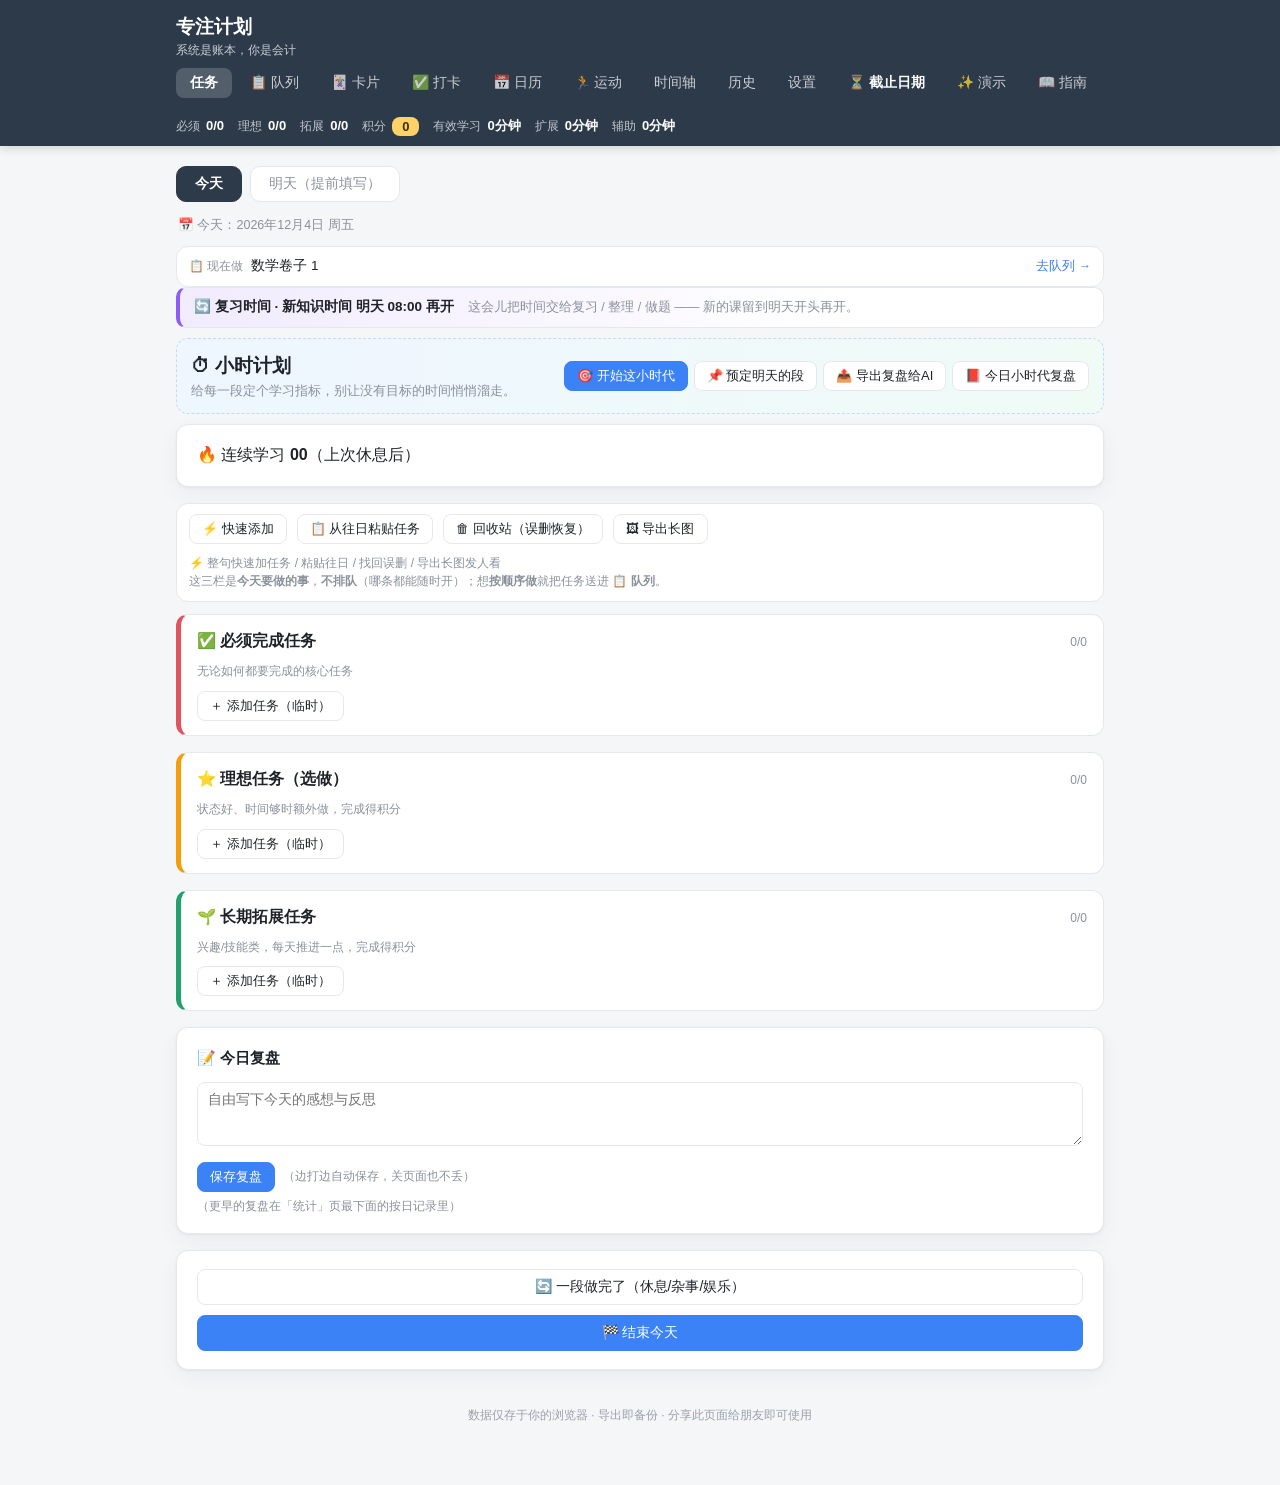
<file: _sa_t.html>
<!DOCTYPE html>
<html lang="zh-CN">
<head>
  <meta charset="UTF-8" />
  <meta name="viewport" content="width=device-width, initial-scale=1.0, viewport-fit=cover" />
  <script>
    /* 版本号。v67 起提到 <head>：设置页等模块渲染得比页尾的 build-check 早，
       以前写在页尾，渲染时读到 undefined 就显示成 "v?"。 */
    window.__BUILD = 138;
  </script>
  <meta name="theme-color" content="#2d3a4a" />
  <title>专注计划 · 学习会计系统</title>
  <link rel="manifest" href="manifest.webmanifest" />
  <link rel="stylesheet" href="css/style.css?v=138" />
  <style id="pip-style">
    /* ===== 🪟 只在小窗（Document Picture-in-Picture）里生效：让悬浮窗铺满整个小窗 ===== */
    html.pip, html.pip body { background: var(--bg, #f5f7fa); margin: 0; padding: 0; }
    html.pip #timer-float.in-pip {
      position: static; left: auto; top: auto; right: auto; bottom: auto;
      width: 100%; max-width: none; border: none; border-radius: 0;
      box-shadow: none; background: transparent; padding: 10px 12px 14px;
      animation: none; overflow: visible;
    }
    html.pip #timer-float.in-pip .tf-drag-hint { display: none !important; }
    html.pip #timer-float.in-pip .tf-head { cursor: default; }
    html.pip #timer-float.in-pip .btn { font-size: 12px; padding: 5px 9px; }
    html.pip #timer-float.in-pip .tf-line { font-size: 12.5px; margin-bottom: 3px; }
    html.pip #timer-float.in-pip .tf-dw-item { font-size: 12px; }
  </style>
<script>window.__SA_SEED={"version":1,"createdAt":"2026-09-25T12:12:51.306Z","settings":{"taskStart":"08:00","taskEnd":"22:00","extStart":"22:00","extEnd":"23:00","baseRewardTime":30,"baseRewardPoints":10,"idealPoints":10,"extPoints":5,"subDefaultPoints":10,"perfectRewardTime":30,"perfectRewardPoints":20,"extAppendable":true,"extStrict":true,"extDebtRate":1,"groupRewardPoints":10,"rollover":true,"autoEndDay":true,"autoEndDayAt":"23:59","recordMode":"strict","restRewardPoints":5,"aiKey":"","aiModel":"Qwen/Qwen2.5-7B-Instruct","srRestAt":70,"srRestMin":2,"srMaxMin":40,"srEnableProgress":true,"srEnableTime":true,"srCooldownMin":5,"splitEnabled":true,"theme":"","hourPlanDefaultMin":30,"hourDistractCut":100,"srEnabled":true,"srDeadline":"","srGaps":[30,120,360],"srPlanGaps":[1440,4320,10080],"srPerDay":1,"srPoints":5,"srKpPoints":2,"srFinishBonus":5,"slotOn":true,"slotNewStart":"08:00","slotNewEnd":"16:00","lectureBonusPts":15,"floatPiP":true,"notifyOnEnd":true,"queuePoints":5,"queueBarOn":true,"queueFirst":false,"redeemTable":[{"points":10,"item":"一包零食"},{"points":30,"item":"玩一小时游戏"},{"points":50,"item":"买一个小物件"},{"points":100,"item":"买一个游戏"}]},"days":{"2026-09-27":{"tasks":{"required":[{"id":"T1","text":"化学 · 平衡常数","done":false,"mode":"new","points":10,"subs":[{"id":"TS1","text":"例题 5-1","minutes":12,"points":0,"done":null},{"id":"TS2","text":"例题 5-2","minutes":8,"points":0,"done":null}]},{"id":"T2","text":"数学 · 导数错题","done":false,"mode":"rev","points":10}],"ideal":[],"extra":[]},"sessions":[],"timeline":[{"id":"TL1","start":540,"end":565,"minutes":25,"content":"学习","category":"study","countAsStudy":true,"auto":false}],"rewards":[],"hourPlans":[],"activeHourPlan":null,"rests":[],"activeRest":null,"plannedHourPlans":[],"sports":[],"lectures":[],"activeLecture":null,"ended":false}},"queue":[{"id":"Q1","text":"数学卷子 1","minutes":30,"done":false,"added":1},{"id":"Q2","text":"物理实验报告","minutes":20,"done":false,"added":2},{"id":"Q3","text":"背英语单词","minutes":15,"done":false,"added":3}],"queueDone":[],"daily":[{"id":"D1","text":"喝水 8 杯","points":2,"pinnedDay":"2026-09-27","done":null}],"ledger":[],"trash":[],"checkins":[]};try{localStorage.setItem("focusPlanData.v1",JSON.stringify(window.__SA_SEED));localStorage.setItem("__seeded","1");}catch(e){document.title="SEED-FAIL";}</script>
</head>
<body>
  <header id="app-header">
    <div class="header-top">
      <div class="brand">
        <h1>专注计划</h1>
        <p>系统是账本，你是会计</p>
      </div>
      <nav id="main-nav">
        <button class="nav-btn active" data-view="tasks">任务</button>
        <button class="nav-btn" data-view="queue">📋 队列</button>
        <button class="nav-btn" data-view="cards" title="听课时给自己出的设问卡；正面问自己、反面是答案">🃏 卡片</button>
        <button class="nav-btn" data-view="mistakes" style="display:none" title="错题本（已收起，想用随时恢复）">📕 错题</button>
        <button class="nav-btn" data-view="checkin" title="每天要养成的小习惯：喝水、保健品、运动、几点休息…打卡得积分">✅ 打卡</button>
        <button class="nav-btn" data-view="calendar">📅 日历</button>
        <button class="nav-btn" data-view="notes" id="nav-notes" style="display:none" title="本机网课笔记工坊（仅限装有笔记服务的电脑）">🎙 笔记</button>
        <button class="nav-btn" data-view="sport">🏃 运动</button>
        <button class="nav-btn" data-view="timeline">时间轴</button>
        <button class="nav-btn" data-view="stats">历史</button>
        <button class="nav-btn" data-view="settings">设置</button>
        <button class="nav-btn" id="btn-ms" title="⏳ 截止日期倒计时 —— 点一下就能加一条">⏳ <span id="ms-mini" class="ms-mini">截止日期</span></button>
        <button class="nav-btn" id="btn-demo" title="快速上手演示动画">✨ 演示</button>
        <button class="nav-btn" id="btn-about" title="公告与使用指南">📖 指南</button>
      </nav>
    </div>
    <!-- 顶部固定统计条 -->
    <div id="stat-bar">
      <div class="stat-item" title="必须完成任务进度">
        <span class="stat-label">必须</span><span id="stat-req" class="stat-value">0/0</span>
      </div>
      <div class="stat-item" title="理想任务进度">
        <span class="stat-label">理想</span><span id="stat-ideal" class="stat-value">0/0</span>
      </div>
      <div class="stat-item" title="长期拓展进度">
        <span class="stat-label">拓展</span><span id="stat-extra" class="stat-value">0/0</span>
      </div>
      <div class="stat-item" title="积分余额，点击兑换">
        <span class="stat-label">积分</span>
        <button id="stat-points" class="stat-value stat-btn">0</button>
      </div>
      <div class="stat-item" title="主线推进的有效学习时间">
        <span class="stat-label">有效学习</span><span id="stat-main" class="stat-value">0分</span>
      </div>
      <div class="stat-item" title="拓展任务时间">
        <span class="stat-label">扩展</span><span id="stat-extend" class="stat-value">0分</span>
      </div>
      <div class="stat-item" title="辅助推进时间（复盘/整理/写计划等）">
        <span class="stat-label">辅助</span><span id="stat-aux" class="stat-value">0分</span>
      </div>
    </div>
  </header>

  <!-- 计时悬浮窗（任务进行中显示，可拖动） -->
  <div id="timer-float" class="hidden">
    <div class="tf-head" id="tf-head">🪟 计时悬浮窗 <span class="tf-drag-hint">（按住可拖动）</span><button id="tf-pip" class="tf-pip-btn" title="拖出浏览器：变成独立小窗口，可拖到屏幕任何位置、永远置顶">⇱ 拖出</button></div>
    <div id="tf-state" class="hidden"></div>
    <div id="tf-hp" class="hidden"></div>
    <div id="tf-forward">
      <div class="tf-line">预计完成内容：<b id="tf-content">--</b></div>
      <div class="tf-line tf-line-plan"><span id="tf-plan-label">预计时间：</span><b id="tf-plan">--</b></div>
      <div class="tf-line">实际时间：<b id="tf-used">00:00</b></div>
      <div class="tf-track"><div id="tf-progress" class="timer-progress"></div></div>
      <div class="tf-actions">
        <button id="timer-pause" class="btn btn-small">⏸ 暂停</button>
        <button id="timer-rest" class="btn btn-small" title="中间休息：休息单独算、不占学习，回来会问你有没有消耗">☕ 小休</button>
        <button id="timer-stop" class="btn btn-small btn-primary">⏹ 完成</button>
      </div>
    </div>
    <div id="tf-cd" class="hidden">
      <div class="tf-line">小任务：<b id="tf-cd-text">--</b></div>
      <div class="tf-line"><span id="tf-cd-label">剩余/超时：</span><b id="tf-cd-left">00:00</b> <span id="tf-cd-over" style="color:var(--req);font-weight:700"></span> <span class="tf-drag-hint">（目标 <span id="tf-cd-target">--</span>）</span></div>
      <div class="tf-track"><div id="tf-cd-progress" class="timer-progress"></div></div>
      <div class="tf-actions">
        <button id="cd-pause" class="btn btn-small">⏸ 暂停</button>
        <button id="cd-rest" class="btn btn-small">☕ 小休</button>
        <button id="cd-split" class="btn btn-small" style="display:none">🧭 回拆解</button>
        <button id="cd-stop" class="btn btn-small btn-primary">⏹ 结束</button>
      </div>
    </div>
    <!-- 🎓 听课三步（进行中才显示；和任务行下面是同一份数据） -->
    <div id="tf-lec" class="hidden"></div>
    <!-- 🧭 下方抽屉：本组进度 / 下一题 / 拆解（可收起，不占屏） -->
    <div id="tf-drawer" class="hidden"></div>
  </div>

  <main>
    <!-- 任务视图 -->
    <section id="view-tasks" class="view active">
      <div class="view-tabs">
        <button class="tab-btn active" data-tab="today">今天</button>
        <button class="tab-btn" data-tab="tomorrow">明天（提前填写）</button>
      </div>
      <div id="tasks-today" class="tab-panel active">
        <div id="today-date" class="date-label"></div>
        <!-- ⏰ v76 还没结算的日子：摆在最上面，一键结算 -->
        <div id="settle-bar"></div>
        <!-- 📋 v77 队列：今天该做的那条，只给一条、不给分母 -->
        <div id="queue-bar"></div>
        <!-- ⏰ v71 学习时段条：现在该学新知识还是该复习 -->
        <div id="slot-bar"></div>
        <div id="review-banner"></div>
        <div id="hour-card"></div>
        <div id="streak-bar"></div>
        <!-- ↩ v74 昨天搬来的任务：清单顶上一条提醒 + 一键清掉 -->
        <div id="roll-bar"></div>
        <div id="task-columns"></div>
        <div class="card" id="review-card"></div>
        <div id="link-card"></div>
        <div class="card day-footer">
          <button id="btn-link" class="btn btn-block">🔄 一段做完了（休息/杂事/娱乐）</button>
          <button id="btn-end-day" class="btn btn-primary btn-block">🏁 结束今天</button>
        </div>
      </div>
      <div id="tasks-tomorrow" class="tab-panel">
        <div id="tomorrow-date" class="date-label"></div>
        <div id="tomorrow-columns"></div>
        <p class="hint">提示：今晚填好明天的任务，"结束今天"时未完成的任务也会自动顺延到这里。</p>
      </div>
    </section>

    <!-- 📋 队列视图（v77）：按顺序做，没有完成率 -->
    <section id="view-cards" class="view">
      <div id="cards-view"></div>
    </section>

    <section id="view-mistakes" class="view">
      <div id="mistakes-view"></div>
    </section>
    <section id="view-checkin" class="view">
      <div id="checkin-view"></div>
    </section>

    <section id="view-queue" class="view">
      <div id="queue-view"></div>
    </section>

    <!-- 日历视图 -->
    <section id="view-calendar" class="view">
      <div id="calendar-view"></div>
    </section>

    <!-- 网课笔记工坊视图（内嵌本机服务） -->
    <section id="view-notes" class="view">
      <div id="notes-status"></div>
      <div id="notes-frame-wrap" style="display:none">
        <iframe id="notes-frame" src="http://127.0.0.1:8890/?embed=1"
          style="width:100%;height:calc(100vh - 120px);border:1px solid var(--line);border-radius:14px;background:#0b1020"></iframe>
      </div>
    </section>

    <!-- 运动视图 -->
    <section id="view-sport" class="view">
      <div class="view-tabs">
        <button class="tab-btn active" data-tab="today" id="sport-tab-today">今日运动</button>
        <button class="tab-btn" data-tab="plan" id="sport-tab-plan">运动安排（任选日期）</button>
      </div>
      <div id="sport-today" class="tab-panel active"></div>
      <div id="sport-plan" class="tab-panel"></div>
    </section>

    <!-- 时间轴视图 -->
    <section id="view-timeline" class="view">
      <div class="card tool-row">
        <button id="tl-today-btn" class="btn btn-small">回到今天</button>
        <button id="tl-prev-day" class="btn btn-small">‹ 前一天</button>
        <input type="date" id="tl-date" class="date-input" />
        <button id="tl-next-day" class="btn btn-small">后一天 ›</button>
        <span class="spacer"></span>
        <select id="tl-filter-cat" class="select-small">
          <option value="">全部分类</option>
          <option value="study">学习</option>
          <option value="extend">拓展</option>
          <option value="fun">辅助</option>
          <option value="life">生活</option>
          <option value="other">其他</option>
        </select>
        <input type="search" id="tl-keyword" class="search-small" placeholder="搜索内容…" />
        <button id="tl-export" class="btn btn-small">导出</button>
        <button id="tl-import" class="btn btn-small">导入</button>
      </div>
      <div id="timeline-wrap">
        <div id="timeline-grid"></div>
      </div>
      <div class="card stat-summary" id="tl-summary"></div>
      <input type="file" id="import-file" class="hidden" accept=".json" />
    </section>

    <!-- 历史视图 -->
    <section id="view-stats" class="view">
      <div class="card">
        <h2>🧭 本周复盘</h2>
        <div id="review-board"><p class="hint">正在生成本周的复盘…</p></div>
      </div>
      <div class="card">
        <h2>📈 考试成绩</h2>
        <div id="exams-card"><p class="hint">正在加载…</p></div>
      </div>
      <div class="card">
        <h2>🏅 成就</h2>
        <div id="badges-card"><p class="hint">正在清点你的里程碑…</p></div>
      </div>
      <div class="card">
        <h2>📅 历史回顾</h2>
        <div class="chart-row">
          <div class="chart-box">
            <h3>本周每日用时（柱状图）</h3>
            <svg id="chart-week" class="chart" viewBox="0 0 600 220"></svg>
          </div>
          <div class="chart-box">
            <h3>近30天学习时间趋势（折线图）</h3>
            <svg id="chart-month" class="chart" viewBox="0 0 600 220"></svg>
          </div>
        </div>
      </div>
      <div class="card">
        <h3>积分流水账</h3>
        <div id="ledger-list"></div>
      </div>
      <div class="card">
        <h3>🎁 兑换记录（单独专区）</h3>
        <p class="hint">这里只汇总你「花掉积分换东西」的记录，不用翻大流水就知道自己换过什么。</p>
        <div id="redeem-list"></div>
      </div>
      <div class="card">
        <h3>🎓 听课记录</h3>
        <p class="hint">在「任务」页点任意一条任务右边的 🎧 就能开课（今天、明天都行）。走完「预习 → 听课 → 整理」三步才发大奖。</p>
        <div id="lec-history"></div>
      </div>
      <div class="card">
        <h3>按日记录</h3>
        <div id="day-history"></div>
      </div>
    </section>

    <!-- 设置视图 -->
    <section id="view-settings" class="view">
      <div class="card">
        <h2>⚙️ 规则设置（全部由你自己定）</h2>
        <div id="settings-form"></div>
      </div>
      <div class="card">
        <h3>🎁 积分兑换表</h3>
        <p class="hint">积分为消费型资产：完成理想/拓展任务赚积分，按你的兑换表花掉。</p>
        <div id="redeem-table"></div>
        <button id="btn-add-redeem" class="btn btn-small">＋ 添加兑换项</button>
      </div>
      <div class="card">
        <h3>🎖 致谢 · 名人堂</h3>
        <p class="hint">感谢在开发中帮忙、帮我省下平台费用的朋友们（头像圆形自适应）。</p>
        <div class="honor-wall">
          <div class="honor-item"><img class="honor-avatar" src="assets/honor/sumneu.jpg" alt="∑neu" /><span class="honor-name">∑neu</span></div>
          <div class="honor-item"><img class="honor-avatar" src="assets/honor/aisi.jpg" alt="艾斯" /><span class="honor-name">艾斯</span></div>
          <div class="honor-item"><img class="honor-avatar" src="assets/honor/xinxin.jpg" alt="鑫鑫" /><span class="honor-name">鑫鑫</span></div>
          <div class="honor-item"><img class="honor-avatar" src="assets/honor/zhi.png" alt="枳" /><span class="honor-name">枳</span></div>
        </div>
      </div>
      <div class="card">
        <h3>💾 数据</h3>
        <div class="btn-row">
          <button id="btn-export-json" class="btn btn-small">导出全部数据 (.json)</button>
          <button id="btn-export-csv" class="btn btn-small">导出记录 (.csv)</button>
          <button id="btn-import-json" class="btn btn-small">导入数据</button>
          <button id="btn-reset" class="btn btn-small btn-danger">清空全部数据</button>
        </div>
        <p class="hint">数据保存在浏览器本地（localStorage + IndexedDB 双备份），导出文件可随时恢复。</p>
      </div>
      <div class="card">
        <h3>💾 自动备份</h3>
        <div id="bk-box"><p class="hint">正在读取备份…</p></div>
      </div>
    </section>
  </main>

  <footer>数据仅存于你的浏览器 · 导出即备份 · 分享此页面给朋友即可使用</footer>

  <div id="modal-root"></div>
  <div id="toast-root"></div>

  <!-- 📱 v125 手机底部导航（≤700px 显示，桌面隐藏；按钮带 .nav-btn 类自动接入 switchView） -->
  <nav id="mobile-nav">
    <button class="nav-btn mn-btn" data-view="tasks"><span class="mn-ico">📝</span>任务</button>
    <button class="nav-btn mn-btn" data-view="queue"><span class="mn-ico">📋</span>队列</button>
    <button class="nav-btn mn-btn" data-view="checkin"><span class="mn-ico">✅</span>打卡</button>
    <button class="nav-btn mn-btn" data-view="calendar"><span class="mn-ico">📅</span>日历</button>
    <button class="nav-btn mn-btn" data-view="stats"><span class="mn-ico">🧭</span>历史</button>
    <button class="mn-btn" id="mn-more"><span class="mn-ico">⋯</span>更多</button>
  </nav>
  <div id="mn-sheet" class="hidden">
    <div class="mn-card">
      <div class="mn-head"><b>更多页面</b><button class="mn-sbtn" id="mn-close" style="width:auto;padding:6px 12px">✕ 收起</button></div>
      <div class="mn-grid">
        <button class="nav-btn mn-sbtn" data-view="cards">🃏 卡片</button>
        <button class="nav-btn mn-sbtn" data-view="mistakes" style="display:none">📕 错题</button>
        <button class="nav-btn mn-sbtn" data-view="sport">🏃 运动</button>
        <button class="nav-btn mn-sbtn" data-view="timeline">🕓 时间轴</button>
        <button class="nav-btn mn-sbtn" data-view="settings">⚙️ 设置</button>
        <button class="mn-sbtn" data-mact="ms">⏳ 截止日期</button>
        <button class="mn-sbtn" data-mact="demo">✨ 演示</button>
        <button class="mn-sbtn" data-mact="about">📖 指南</button>
      </div>
    </div>
  </div>

  <script src="js/store.js?v=138"></script>
  <script src="js/ui.js?v=138"></script>
  <script src="js/tasks.js?v=138"></script>
  <script src="js/timeline.js?v=138"></script>
  <script src="js/stats.js?v=138"></script>
  <script src="js/settings.js?v=138"></script>
  <script src="js/sport.js?v=138"></script>
  <script src="js/lecture.js?v=138"></script>
  <script src="js/calendar.js?v=138"></script>
  <script src="js/link.js?v=138"></script>
  <script src="js/demo.js?v=138"></script>
  <script src="js/queue.js?v=138"></script>
  <script src="js/milestones.js?v=138"></script>
  <script src="js/memcards.js?v=138"></script>
  <script src="js/checkin.js?v=138"></script>
  <script src="js/backup.js?v=138"></script>
  <script src="js/exams.js?v=138"></script>
  <script src="js/mistakes.js?v=138"></script>
  <script src="js/badges.js?v=138"></script>
  <script src="js/app.js?v=138"></script>
  <script>
    // PWA：注册 Service Worker（离线可用 / 可添加到主屏幕）
    if ('serviceWorker' in navigator) {
      // v67：以前新版本要手动 Ctrl+F5 才生效（老 SW 把旧页面喂给你）。
      // 现在：① sw.js 里页面本体改走 network-first；
      //       ② 每次打开都问一句有没有新版本；
      //       ③ 新 SW 一接管就自动刷新一次 —— 以后上传完不用再强刷。
      var hadCtl = !!navigator.serviceWorker.controller;
      var reloaded = false;
      navigator.serviceWorker.addEventListener('controllerchange', function () {
        if (!hadCtl || reloaded) return;   // 首次安装 SW 时不算「有更新」，别白刷一次
        reloaded = true;
        location.reload();
      });
      window.addEventListener('load', function () {
        navigator.serviceWorker.register('sw.js').then(function (reg) {
          try { reg.update(); } catch (err) { }
        }).catch(function () { /* file:// 下无碍 */ });
      });
    }
  </script>

  <!-- ✨ 快速上手演示动画 -->
  <style id="demo-style">
    #demo-overlay{position:fixed;inset:0;z-index:9999;display:flex;align-items:center;justify-content:center;}
    #demo-overlay.hidden{display:none;}
    #demo-backdrop{position:absolute;inset:0;background:rgba(13,17,23,.72);backdrop-filter:blur(4px);}
    #demo-card{position:relative;width:min(560px,92vw);background:linear-gradient(160deg,#22304a,#1a2436);
      border:1px solid rgba(255,255,255,.14);border-radius:18px;padding:18px 20px 14px;box-shadow:0 20px 60px rgba(0,0,0,.45);}
    #demo-stage{min-height:210px;display:flex;align-items:center;justify-content:center;}
    #demo-stage .d-mock-wrap{width:100%;}
    #demo-caption{text-align:center;padding:2px 4px 8px;}
    .d-icon{font-size:30px;}
    .d-title{font-size:19px;font-weight:700;color:#eaf0ff;margin:4px 0 4px;}
    .d-cap{font-size:13.5px;color:#c6cdd9;line-height:1.6;max-width:480px;margin:0 auto;}
    #demo-dots{display:flex;gap:6px;justify-content:center;margin:6px 0 10px;}
    .d-dot{width:8px;height:8px;border-radius:50%;background:rgba(255,255,255,.22);transition:.2s;}
    .d-dot.on{background:var(--c2,#22c55e);width:20px;border-radius:4px;}
    #demo-controls{display:flex;flex-wrap:wrap;gap:8px;justify-content:center;}
    #demo-controls .btn{font-size:12.5px;}
    #demo-controls .disabled{opacity:.4;pointer-events:none;}
    /* 每步动画 */
    #demo-stage>*{opacity:0;transform:translateY(14px);animation:dRise .45s ease forwards;}
    #demo-caption>*{opacity:0;transform:translateY(10px);animation:dRise .45s ease .08s forwards;}
    #demo-stage.d-on>*,#demo-caption.d-on>*{opacity:1;transform:none;}
    @keyframes dRise{to{opacity:1;transform:none;}}
    /* 模拟卡片 */
    .d-logo{font-size:26px;font-weight:800;color:#eaf0ff;background:linear-gradient(120deg,#3b82f6,#22c55e);
      -webkit-background-clip:text;background-clip:text;color:transparent;}
    .d-sub{color:#7d8aa0;font-size:13px;margin-top:4px;}
    .d-pills{display:flex;gap:8px;justify-content:center;margin-top:14px;}
    .d-pills span{padding:5px 12px;border-radius:999px;background:rgba(59,130,246,.15);color:#bfd4ff;font-size:12.5px;border:1px solid rgba(59,130,246,.4);}
    .d-cols{display:flex;gap:10px;width:100%;}
    .d-col{flex:1;border-radius:12px;padding:10px;background:rgba(255,255,255,.05);border:1px solid rgba(255,255,255,.1);}
    .d-col b{display:block;font-size:12px;margin-bottom:6px;color:#dbe4f0;}
    .d-col.req{box-shadow:inset 0 0 0 1px rgba(244,63,94,.4);}
    .d-col.ideal{box-shadow:inset 0 0 0 1px rgba(34,197,94,.4);}
    .d-col.ext{box-shadow:inset 0 0 0 1px rgba(168,85,247,.4);}
    .d-task{display:block;font-size:12px;color:#dbe4f0;background:rgba(255,255,255,.06);border-radius:8px;padding:6px 8px;margin:4px 0;font-style:normal;}
    .d-task.done{color:#8fd6b0;text-decoration:line-through;}
    .d-task.run{background:rgba(34,197,94,.18);border:1px solid rgba(34,197,94,.5);}
    .d-float,.d-hp{border-radius:14px;padding:12px 14px;background:rgba(255,255,255,.05);border:1px solid rgba(255,255,255,.12);text-align:left;width:100%;}
    .d-float b,.d-hp b{display:block;color:#eaf0ff;font-size:13.5px;margin-bottom:8px;}
    .d-time{color:var(--c2,#22c55e);}
    .d-bar{height:8px;border-radius:6px;background:rgba(255,255,255,.1);overflow:hidden;margin-top:10px;}
    .d-bar i{display:block;height:100%;background:linear-gradient(120deg,#3b82f6,#22c55e);}
    .d-bar.rest i{background:linear-gradient(120deg,#f59e0b,#e2545d);}
    .d-bar.ok i{background:linear-gradient(120deg,#22c55e,#06b6d4);}
    .d-btn{display:inline-block;margin-top:8px;padding:7px 14px;border-radius:9px;background:rgba(245,158,11,.2);
      border:1px solid rgba(245,158,11,.5);color:#ffe4a6;font-size:13px;}
    .d-btn:last-child{background:rgba(244,63,94,.2);border-color:rgba(244,63,94,.5);color:#ffc9ce;margin-top:12px;}
    .d-hp-row{display:flex;justify-content:space-between;font-size:12.5px;color:#dbe4f0;padding:5px 0;border-bottom:1px dashed rgba(255,255,255,.1);}
    .d-hp-row i{font-style:normal;}
    .d-hp-row i.done{color:#8fd6b0;}
    .d-timeline{display:flex;align-items:flex-end;gap:4px;height:120px;width:100%;padding-top:8px;}
    .d-timeline .d-block{flex:1;border-radius:6px 6px 0 0;background:rgba(59,130,246,.45);border:1px solid rgba(59,130,246,.6);
      color:#dbe4f0;font-size:10px;text-align:center;overflow:hidden;}
    .d-timeline .d-block:nth-child(2){background:rgba(245,158,11,.35);}
    .d-timeline .d-block:nth-child(3){background:rgba(34,197,94,.4);}
    .d-timeline .d-block:nth-child(4){background:rgba(168,85,247,.4);}
    .d-stats{text-align:left;width:100%;}
    .d-stats b{display:block;color:#eaf0ff;font-size:14px;}
    .d-stats .d-bars{display:flex;align-items:flex-end;gap:8px;height:90px;margin-top:10px;}
    .d-stats .d-bars i{flex:1;background:linear-gradient(180deg,#3b82f6,#22c55e);border-radius:6px 6px 0 0;}
    .d-start{color:#a8b4c6;font-size:13px;margin-top:12px;}
  </style>

  <div id="demo-overlay" class="hidden">
    <div id="demo-backdrop"></div>
    <div id="demo-card">
      <div id="demo-stage" class="d-mock-wrap"></div>
      <div id="demo-caption"></div>
      <div id="demo-dots"></div>
      <div id="demo-controls">
        <button id="demo-prev" class="btn btn-small disabled">← 上一步</button>
        <button id="demo-restart" class="btn btn-small">↺ 重放</button>
        <button id="demo-next" class="btn btn-small btn-primary">下一步 →</button>
        <button id="demo-close" class="btn btn-small">✕ 关闭</button>
      </div>
    </div>
  </div>
<script id="build-check">
/* 交付自检（v54）：把线上实际文件大小和发布时的大小比一遍。
   有文件没传上去 → 顶部弹红条点名，别再靠猜"为什么改了没生效"。
   控制台可用：__checkBuild() 重查 / __checkBuild(true) 强制绕过缓存重查 */
window.__BUILD_SIZES = {
  "css/style.css": 92979,
  "js/app.js": 62930,
  "js/badges.js": 9802,
  "js/exams.js": 13932,
  "js/mistakes.js": 18108,
  "js/memcards.js": 82795,
  "js/backup.js": 28386,
  "js/checkin.js": 24522,
  "js/marked.min.js": 35481,
  "js/katex.min.js": 275415,
  "js/mhchem.min.js": 33731,
  "css/katex.css": 773106,
  "js/calendar.js": 39694,
  "js/demo.js": 8261,
  "js/lecture.js": 42183,
  "js/link.js": 20710,
  "js/milestones.js": 10183,
  "js/queue.js": 108927,
  "js/settings.js": 30336,
  "js/sport.js": 25754,
  "js/stats.js": 53213,
  "js/store.js": 19422,
  "js/tasks.js": 401650,
  "js/timeline.js": 19743,
  "js/ui.js": 12061,
  "sw.js": 3707,
  "version.html": 129862,
};
(function () {
  var S = window.__BUILD_SIZES;
  function warn(bad) {
    if (document.getElementById('build-warn')) return;
    var d = document.createElement('div');
    d.id = 'build-warn';
    d.style.cssText = 'position:fixed;left:0;right:0;top:0;z-index:99999;background:#e2545d;color:#fff;' +
      'font:13px/1.6 system-ui,"Segoe UI","Microsoft YaHei",sans-serif;padding:9px 14px;' +
      'box-shadow:0 3px 12px rgba(0,0,0,.28)';
    var names = bad.map(function (x) { return x.f; }).join('、');
    d.innerHTML = '<button id="build-warn-x" style="float:right;margin:0 0 0 12px;background:rgba(255,255,255,.18);' +
      'color:#fff;border:1px solid rgba(255,255,255,.55);border-radius:6px;padding:3px 10px;cursor:pointer;font:inherit">' +
      '✕ 知道了</button><b>⚠️ 线上有 ' + bad.length + ' 个文件还是旧版（没传上去）</b><br>' +
      '<span style="word-break:break-all">' + names + '</span><br>' +
      '<span style="opacity:.92">这些改动不会生效。把 focus-plan 里的 js、css 文件夹整个重传一遍，刷新即可。</span>';
    document.body.appendChild(d);
    document.getElementById('build-warn-x').onclick = function () { d.remove(); };
  }
  function grab(f, q) {
    return fetch(f + q, { cache: 'no-store' }).then(function (r) {
      if (!r.ok) return { f: f, bad: true };
      return r.arrayBuffer().then(function (b) { return { f: f, got: b.byteLength, bad: b.byteLength !== S[f] }; });
    }).catch(function () { return { f: f, bad: false }; });   // 取不到（离线等）不算数
  }
  function run(fresh) {
    if (!/^https?:/.test(location.protocol)) return Promise.resolve([]);
    var q = fresh ? ('?fresh=' + Date.now() + Math.random()) : '';
    return Promise.all(Object.keys(S).map(function (f) { return grab(f, q); })).then(function (res) {
      var bad = res.filter(function (x) { return x.bad; });
      if (bad.length) warn(bad);
      if (fresh) {
        console.log(res.map(function (x) {
          return (x.bad ? '❌ ' : '✅ ') + x.f + '  线上 ' + (x.got == null ? '?' : x.got) + ' / 应为 ' + S[x.f];
        }).join('\n'));
      }
      return res;
    });
  }
  window.__checkBuild = run;
  function kick() { setTimeout(function () { run(false); }, 1200); }
  if (document.readyState === 'complete') kick(); else window.addEventListener('load', kick);
})();
</script>
</body>
</html>
</file>
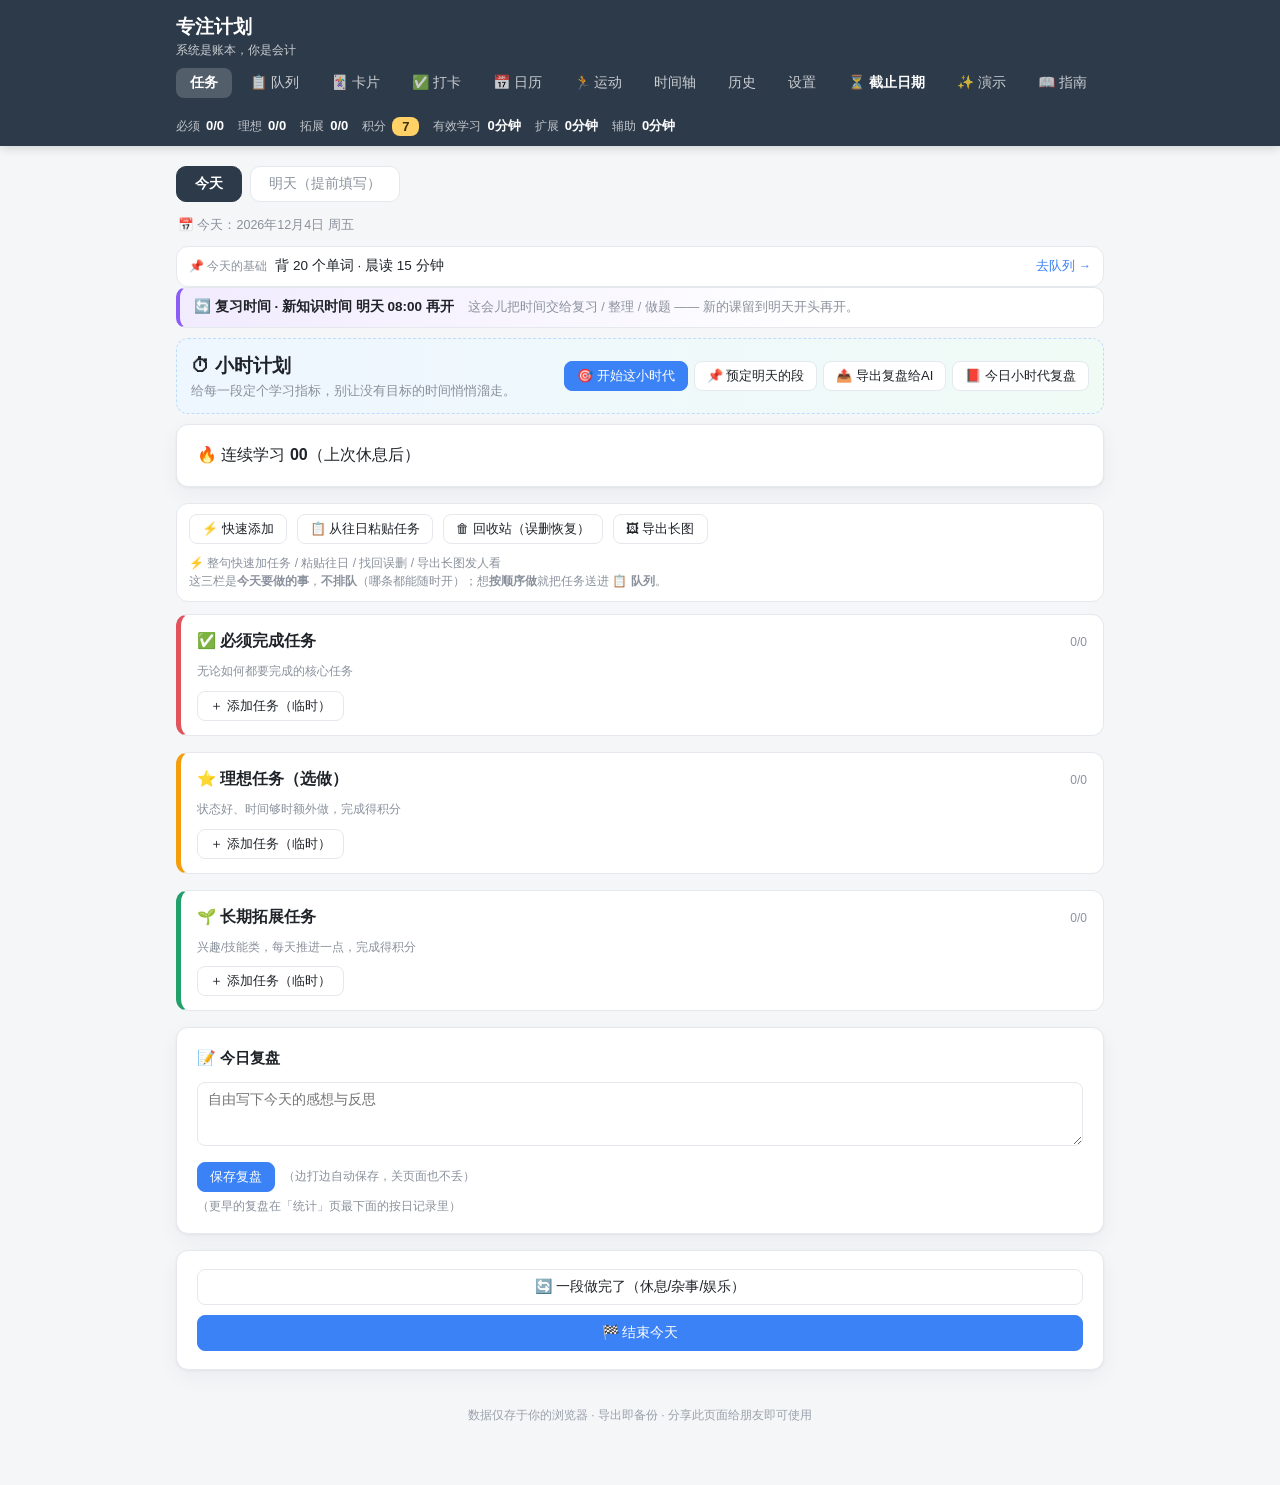
<file: _t148.html>
<!DOCTYPE html>
<html lang="zh-CN">
<head>
  <meta charset="UTF-8" />
  <meta name="viewport" content="width=device-width, initial-scale=1.0, viewport-fit=cover" />
  <script>
    /* 版本号。v67 起提到 <head>：设置页等模块渲染得比页尾的 build-check 早，
       以前写在页尾，渲染时读到 undefined 就显示成 "v?"。 */
    window.__BUILD = 147;
  </script>
  <meta name="theme-color" content="#2d3a4a" />
  <title>专注计划 · 学习会计系统</title>
  <link rel="manifest" href="manifest.webmanifest" />
  <link rel="stylesheet" href="css/style.css?v=147" />
  <style id="pip-style">
    /* ===== 🪟 只在小窗（Document Picture-in-Picture）里生效：让悬浮窗铺满整个小窗 ===== */
    html.pip, html.pip body { background: var(--bg, #f5f7fa); margin: 0; padding: 0; }
    html.pip #timer-float.in-pip {
      position: static; left: auto; top: auto; right: auto; bottom: auto;
      width: 100%; max-width: none; border: none; border-radius: 0;
      box-shadow: none; background: transparent; padding: 10px 12px 14px;
      animation: none; overflow: visible;
    }
    html.pip #timer-float.in-pip .tf-drag-hint { display: none !important; }
    html.pip #timer-float.in-pip .tf-head { cursor: default; }
    html.pip #timer-float.in-pip .btn { font-size: 12px; padding: 5px 9px; }
    html.pip #timer-float.in-pip .tf-line { font-size: 12.5px; margin-bottom: 3px; }
    html.pip #timer-float.in-pip .tf-dw-item { font-size: 12px; }
  </style>
<script>try{localStorage.setItem("focusPlanData.v1", JSON.stringify({"version": 1, "createdAt": "2026-09-28T13:52:02.739Z", "settings": {"taskStart": "08:00", "taskEnd": "22:00", "extStart": "22:00", "extEnd": "23:00", "baseRewardTime": 30, "baseRewardPoints": 10, "idealPoints": 10, "extPoints": 5, "subDefaultPoints": 10, "perfectRewardTime": 30, "perfectRewardPoints": 20, "extAppendable": true, "extStrict": true, "extDebtRate": 1, "groupRewardPoints": 10, "rollover": true, "autoEndDay": true, "autoEndDayAt": "23:59", "recordMode": "strict", "restRewardPoints": 5, "aiKey": "", "aiModel": "Qwen/Qwen2.5-7B-Instruct", "srRestAt": 70, "srRestMin": 2, "srMaxMin": 40, "srEnableProgress": true, "srEnableTime": true, "srCooldownMin": 5, "splitEnabled": true, "theme": "", "hourPlanDefaultMin": 30, "hourDistractCut": 100, "srEnabled": true, "srDeadline": "", "srGaps": [30, 120, 360], "srPlanGaps": [1440, 4320, 10080], "srPerDay": 1, "srPoints": 5, "srKpPoints": 2, "srFinishBonus": 5, "slotOn": true, "slotNewStart": "08:00", "slotNewEnd": "16:00", "lectureBonusPts": 15, "floatPiP": true, "notifyOnEnd": true, "queuePoints": 5, "queueBarOn": true, "queueFirst": false, "redeemTable": [{"points": 10, "item": "一包零食"}, {"points": 30, "item": "玩一小时游戏"}, {"points": 50, "item": "买一个小物件"}, {"points": 100, "item": "买一个游戏"}]}, "days": {"2026-09-28": {"ended": false, "tasks": {"required": [{"id": "revA", "text": "复习 · 化学平衡", "done": null, "mode": "review", "points": 3, "mcRef": {"colId": "colX", "cardIds": [], "n": 2}}, {"id": "revB", "text": "复习 · 离子共存", "done": null, "mode": "review", "points": 2, "mcRef": {"colId": "colY", "cardIds": [], "n": 2}}, {"id": "revD", "text": "复习 · 氧化还原", "done": null, "mode": "review", "points": 4, "mcRef": {"colId": "colZ", "cardIds": [], "n": 2}}], "ideal": [], "extra": []}}, "2026-09-29": {"ended": false, "tasks": {"required": [{"id": "revC", "text": "复习 · 化学平衡", "done": null, "mode": "review", "points": 3, "mcRef": {"colId": "colX", "cardIds": [], "n": 2}}, {"id": "dup1", "text": "复习 · 离子颜色", "done": null, "mode": "review", "points": 2, "mcRef": {"colId": "colX", "cardIds": [], "n": 2}}, {"id": "dup2", "text": "复习 · 离子颜色", "done": null, "mode": "review", "points": 2, "mcRef": {"colId": "colX", "cardIds": [], "n": 2}}, {"id": "rB", "text": "复习 · 流速平衡", "done": null, "mode": "review", "points": 2, "mcRef": {"colId": "colY", "cardIds": [], "n": 2}, "rolled": true}], "ideal": [], "extra": []}}}, "queue": [], "queueDone": [], "daily": [{"id": "dy1", "text": "背 20 个单词", "days": {}}, {"id": "dy2", "text": "晨读 15 分钟", "points": 5, "days": {}}], "ledger": [], "trash": [], "memcards": [{"id": "colX", "name": "化学平衡", "cards": [{"id": "c1", "front": "F", "back": "", "backImgs": ["pPH1"]}], "lastFlipDay": "2026-09-28"}, {"id": "colY", "name": "离子", "cards": [{"id": "c2", "front": "F", "back": "B"}]}, {"id": "colZ", "name": "氧化还原", "cards": [{"id": "c3", "front": "F", "back": "B"}], "lastFlipDay": "2026-09-28"}]}));}catch(e){}</script></head>
<body>
  <header id="app-header">
    <div class="header-top">
      <div class="brand">
        <h1>专注计划</h1>
        <p>系统是账本，你是会计</p>
      </div>
      <nav id="main-nav">
        <button class="nav-btn active" data-view="tasks">任务</button>
        <button class="nav-btn" data-view="queue">📋 队列</button>
        <button class="nav-btn" data-view="cards" title="听课时给自己出的设问卡；正面问自己、反面是答案">🃏 卡片</button>
        <button class="nav-btn" data-view="mistakes" style="display:none" title="错题本（已收起，想用随时恢复）">📕 错题</button>
        <button class="nav-btn" data-view="checkin" title="每天要养成的小习惯：喝水、保健品、运动、几点休息…打卡得积分">✅ 打卡</button>
        <button class="nav-btn" data-view="calendar">📅 日历</button>
        <button class="nav-btn" data-view="notes" id="nav-notes" style="display:none" title="本机网课笔记工坊（仅限装有笔记服务的电脑）">🎙 笔记</button>
        <button class="nav-btn" data-view="sport">🏃 运动</button>
        <button class="nav-btn" data-view="timeline">时间轴</button>
        <button class="nav-btn" data-view="stats">历史</button>
        <button class="nav-btn" data-view="settings">设置</button>
        <button class="nav-btn" id="btn-ms" title="⏳ 截止日期倒计时 —— 点一下就能加一条">⏳ <span id="ms-mini" class="ms-mini">截止日期</span></button>
        <button class="nav-btn" id="btn-demo" title="快速上手演示动画">✨ 演示</button>
        <button class="nav-btn" id="btn-about" title="公告与使用指南">📖 指南</button>
      </nav>
    </div>
    <!-- 顶部固定统计条 -->
    <div id="stat-bar">
      <div class="stat-item" title="必须完成任务进度">
        <span class="stat-label">必须</span><span id="stat-req" class="stat-value">0/0</span>
      </div>
      <div class="stat-item" title="理想任务进度">
        <span class="stat-label">理想</span><span id="stat-ideal" class="stat-value">0/0</span>
      </div>
      <div class="stat-item" title="长期拓展进度">
        <span class="stat-label">拓展</span><span id="stat-extra" class="stat-value">0/0</span>
      </div>
      <div class="stat-item" title="积分余额，点击兑换">
        <span class="stat-label">积分</span>
        <button id="stat-points" class="stat-value stat-btn">0</button>
      </div>
      <div class="stat-item" title="主线推进的有效学习时间">
        <span class="stat-label">有效学习</span><span id="stat-main" class="stat-value">0分</span>
      </div>
      <div class="stat-item" title="拓展任务时间">
        <span class="stat-label">扩展</span><span id="stat-extend" class="stat-value">0分</span>
      </div>
      <div class="stat-item" title="辅助推进时间（复盘/整理/写计划等）">
        <span class="stat-label">辅助</span><span id="stat-aux" class="stat-value">0分</span>
      </div>
    </div>
  </header>

  <!-- 计时悬浮窗（任务进行中显示，可拖动） -->
  <div id="timer-float" class="hidden">
    <div class="tf-head" id="tf-head">🪟 计时悬浮窗 <span class="tf-drag-hint">（按住可拖动）</span><button id="tf-pip" class="tf-pip-btn" title="拖出浏览器：变成独立小窗口，可拖到屏幕任何位置、永远置顶">⇱ 拖出</button></div>
    <div id="tf-state" class="hidden"></div>
    <div id="tf-hp" class="hidden"></div>
    <div id="tf-forward">
      <div class="tf-line">预计完成内容：<b id="tf-content">--</b></div>
      <div class="tf-line tf-line-plan"><span id="tf-plan-label">预计时间：</span><b id="tf-plan">--</b></div>
      <div class="tf-line">实际时间：<b id="tf-used">00:00</b></div>
      <div class="tf-track"><div id="tf-progress" class="timer-progress"></div></div>
      <div class="tf-actions">
        <button id="timer-pause" class="btn btn-small">⏸ 暂停</button>
        <button id="timer-rest" class="btn btn-small" title="中间休息：休息单独算、不占学习，回来会问你有没有消耗">☕ 小休</button>
        <button id="timer-stop" class="btn btn-small btn-primary">⏹ 完成</button>
      </div>
    </div>
    <div id="tf-cd" class="hidden">
      <div class="tf-line">小任务：<b id="tf-cd-text">--</b></div>
      <div class="tf-line"><span id="tf-cd-label">剩余/超时：</span><b id="tf-cd-left">00:00</b> <span id="tf-cd-over" style="color:var(--req);font-weight:700"></span> <span class="tf-drag-hint">（目标 <span id="tf-cd-target">--</span>）</span></div>
      <div class="tf-track"><div id="tf-cd-progress" class="timer-progress"></div></div>
      <div class="tf-actions">
        <button id="cd-pause" class="btn btn-small">⏸ 暂停</button>
        <button id="cd-rest" class="btn btn-small">☕ 小休</button>
        <button id="cd-split" class="btn btn-small" style="display:none">🧭 回拆解</button>
        <button id="cd-stop" class="btn btn-small btn-primary">⏹ 结束</button>
      </div>
    </div>
    <!-- 🎓 听课三步（进行中才显示；和任务行下面是同一份数据） -->
    <div id="tf-lec" class="hidden"></div>
    <!-- 🧭 下方抽屉：本组进度 / 下一题 / 拆解（可收起，不占屏） -->
    <div id="tf-drawer" class="hidden"></div>
  </div>

  <main>
    <!-- 任务视图 -->
    <section id="view-tasks" class="view active">
      <div class="view-tabs">
        <button class="tab-btn active" data-tab="today">今天</button>
        <button class="tab-btn" data-tab="tomorrow">明天（提前填写）</button>
      </div>
      <div id="tasks-today" class="tab-panel active">
        <div id="today-date" class="date-label"></div>
        <!-- ⏰ v76 还没结算的日子：摆在最上面，一键结算 -->
        <div id="settle-bar"></div>
        <!-- 📋 v77 队列：今天该做的那条，只给一条、不给分母 -->
        <div id="queue-bar"></div>
        <!-- ⏰ v71 学习时段条：现在该学新知识还是该复习 -->
        <div id="slot-bar"></div>
        <div id="review-banner"></div>
        <div id="hour-card"></div>
        <div id="streak-bar"></div>
        <!-- ↩ v74 昨天搬来的任务：清单顶上一条提醒 + 一键清掉 -->
        <div id="roll-bar"></div>
        <div id="task-columns"></div>
        <div class="card" id="review-card"></div>
        <div id="link-card"></div>
        <div class="card day-footer">
          <button id="btn-link" class="btn btn-block">🔄 一段做完了（休息/杂事/娱乐）</button>
          <button id="btn-end-day" class="btn btn-primary btn-block">🏁 结束今天</button>
        </div>
      </div>
      <div id="tasks-tomorrow" class="tab-panel">
        <div id="tomorrow-date" class="date-label"></div>
        <div id="tomorrow-columns"></div>
        <p class="hint">提示：今晚填好明天的任务，"结束今天"时未完成的任务也会自动顺延到这里。</p>
      </div>
    </section>

    <!-- 📋 队列视图（v77）：按顺序做，没有完成率 -->
    <section id="view-cards" class="view">
      <div id="cards-view"></div>
    </section>

    <section id="view-mistakes" class="view">
      <div id="mistakes-view"></div>
    </section>
    <section id="view-checkin" class="view">
      <div id="checkin-view"></div>
    </section>

    <section id="view-queue" class="view">
      <div id="queue-view"></div>
    </section>

    <!-- 日历视图 -->
    <section id="view-calendar" class="view">
      <div id="calendar-view"></div>
    </section>

    <!-- 网课笔记工坊视图（内嵌本机服务） -->
    <section id="view-notes" class="view">
      <div id="notes-status"></div>
      <div id="notes-frame-wrap" style="display:none">
        <iframe id="notes-frame" src="http://127.0.0.1:8890/?embed=1"
          style="width:100%;height:calc(100vh - 120px);border:1px solid var(--line);border-radius:14px;background:#0b1020"></iframe>
      </div>
    </section>

    <!-- 运动视图 -->
    <section id="view-sport" class="view">
      <div class="view-tabs">
        <button class="tab-btn active" data-tab="today" id="sport-tab-today">今日运动</button>
        <button class="tab-btn" data-tab="plan" id="sport-tab-plan">运动安排（任选日期）</button>
      </div>
      <div id="sport-today" class="tab-panel active"></div>
      <div id="sport-plan" class="tab-panel"></div>
    </section>

    <!-- 时间轴视图 -->
    <section id="view-timeline" class="view">
      <div class="card tool-row">
        <button id="tl-today-btn" class="btn btn-small">回到今天</button>
        <button id="tl-prev-day" class="btn btn-small">‹ 前一天</button>
        <input type="date" id="tl-date" class="date-input" />
        <button id="tl-next-day" class="btn btn-small">后一天 ›</button>
        <span class="spacer"></span>
        <select id="tl-filter-cat" class="select-small">
          <option value="">全部分类</option>
          <option value="study">学习</option>
          <option value="extend">拓展</option>
          <option value="fun">辅助</option>
          <option value="life">生活</option>
          <option value="other">其他</option>
        </select>
        <input type="search" id="tl-keyword" class="search-small" placeholder="搜索内容…" />
        <button id="tl-export" class="btn btn-small">导出</button>
        <button id="tl-import" class="btn btn-small">导入</button>
      </div>
      <div id="timeline-wrap">
        <div id="timeline-grid"></div>
      </div>
      <div class="card stat-summary" id="tl-summary"></div>
      <input type="file" id="import-file" class="hidden" accept=".json" />
    </section>

    <!-- 历史视图 -->
    <section id="view-stats" class="view">
      <div class="card">
        <h2>🧭 本周复盘</h2>
        <div id="review-board"><p class="hint">正在生成本周的复盘…</p></div>
      </div>
      <div class="card">
        <h2>📈 考试成绩</h2>
        <div id="exams-card"><p class="hint">正在加载…</p></div>
      </div>
      <div class="card">
        <h2>🏅 成就</h2>
        <div id="badges-card"><p class="hint">正在清点你的里程碑…</p></div>
      </div>
      <div class="card">
        <h2>📅 历史回顾</h2>
        <div class="chart-row">
          <div class="chart-box">
            <h3>本周每日用时（柱状图）</h3>
            <svg id="chart-week" class="chart" viewBox="0 0 600 220"></svg>
          </div>
          <div class="chart-box">
            <h3>近30天学习时间趋势（折线图）</h3>
            <svg id="chart-month" class="chart" viewBox="0 0 600 220"></svg>
          </div>
        </div>
      </div>
      <div class="card">
        <h3>积分流水账</h3>
        <div id="ledger-list"></div>
      </div>
      <div class="card">
        <h3>🎁 兑换记录（单独专区）</h3>
        <p class="hint">这里只汇总你「花掉积分换东西」的记录，不用翻大流水就知道自己换过什么。</p>
        <div id="redeem-list"></div>
      </div>
      <div class="card">
        <h3>🎓 听课记录</h3>
        <p class="hint">在「任务」页点任意一条任务右边的 🎧 就能开课（今天、明天都行）。走完「预习 → 听课 → 整理」三步才发大奖。</p>
        <div id="lec-history"></div>
      </div>
      <div class="card">
        <h3>按日记录</h3>
        <div id="day-history"></div>
      </div>
    </section>

    <!-- 设置视图 -->
    <section id="view-settings" class="view">
      <div class="card">
        <h2>⚙️ 规则设置（全部由你自己定）</h2>
        <div id="settings-form"></div>
      </div>
      <div class="card">
        <h3>🎁 积分兑换表</h3>
        <p class="hint">积分为消费型资产：完成理想/拓展任务赚积分，按你的兑换表花掉。</p>
        <div id="redeem-table"></div>
        <button id="btn-add-redeem" class="btn btn-small">＋ 添加兑换项</button>
      </div>
      <div class="card">
        <h3>🎖 致谢 · 名人堂</h3>
        <p class="hint">感谢在开发中帮忙、帮我省下平台费用的朋友们（头像圆形自适应）。</p>
        <div class="honor-wall">
          <div class="honor-item"><img class="honor-avatar" src="assets/honor/sumneu.jpg" alt="∑neu" /><span class="honor-name">∑neu</span></div>
          <div class="honor-item"><img class="honor-avatar" src="assets/honor/aisi.jpg" alt="艾斯" /><span class="honor-name">艾斯</span></div>
          <div class="honor-item"><img class="honor-avatar" src="assets/honor/xinxin.jpg" alt="鑫鑫" /><span class="honor-name">鑫鑫</span></div>
          <div class="honor-item"><img class="honor-avatar" src="assets/honor/zhi.png" alt="枳" /><span class="honor-name">枳</span></div>
        </div>
      </div>
      <div class="card">
        <h3>💾 数据</h3>
        <div class="btn-row">
          <button id="btn-export-json" class="btn btn-small">导出全部数据 (.json)</button>
          <button id="btn-export-csv" class="btn btn-small">导出记录 (.csv)</button>
          <button id="btn-import-json" class="btn btn-small">导入数据</button>
          <button id="btn-reset" class="btn btn-small btn-danger">清空全部数据</button>
        </div>
        <p class="hint">数据保存在浏览器本地（localStorage + IndexedDB 双备份），导出文件可随时恢复。</p>
      </div>
      <div class="card">
        <h3>💾 自动备份</h3>
        <div id="bk-box"><p class="hint">正在读取备份…</p></div>
      </div>
    </section>
  </main>

  <footer>数据仅存于你的浏览器 · 导出即备份 · 分享此页面给朋友即可使用</footer>

  <div id="modal-root"></div>
  <div id="toast-root"></div>

  <!-- 📱 v125 手机底部导航（≤700px 显示，桌面隐藏；按钮带 .nav-btn 类自动接入 switchView） -->
  <nav id="mobile-nav">
    <button class="nav-btn mn-btn" data-view="tasks"><span class="mn-ico">📝</span>任务</button>
    <button class="nav-btn mn-btn" data-view="queue"><span class="mn-ico">📋</span>队列</button>
    <button class="nav-btn mn-btn" data-view="checkin"><span class="mn-ico">✅</span>打卡</button>
    <button class="nav-btn mn-btn" data-view="calendar"><span class="mn-ico">📅</span>日历</button>
    <button class="nav-btn mn-btn" data-view="stats"><span class="mn-ico">🧭</span>历史</button>
    <button class="mn-btn" id="mn-more"><span class="mn-ico">⋯</span>更多</button>
  </nav>
  <div id="mn-sheet" class="hidden">
    <div class="mn-card">
      <div class="mn-head"><b>更多页面</b><button class="mn-sbtn" id="mn-close" style="width:auto;padding:6px 12px">✕ 收起</button></div>
      <div class="mn-grid">
        <button class="nav-btn mn-sbtn" data-view="cards">🃏 卡片</button>
        <button class="nav-btn mn-sbtn" data-view="mistakes" style="display:none">📕 错题</button>
        <button class="nav-btn mn-sbtn" data-view="sport">🏃 运动</button>
        <button class="nav-btn mn-sbtn" data-view="timeline">🕓 时间轴</button>
        <button class="nav-btn mn-sbtn" data-view="settings">⚙️ 设置</button>
        <button class="mn-sbtn" data-mact="ms">⏳ 截止日期</button>
        <button class="mn-sbtn" data-mact="demo">✨ 演示</button>
        <button class="mn-sbtn" data-mact="about">📖 指南</button>
      </div>
    </div>
  </div>

  <script src="js/store.js?v=147"></script>
  <script src="js/ui.js?v=147"></script>
  <script src="js/tasks.js?v=147"></script>
  <script src="js/timeline.js?v=147"></script>
  <script src="js/stats.js?v=147"></script>
  <script src="js/settings.js?v=147"></script>
  <script src="js/sport.js?v=147"></script>
  <script src="js/lecture.js?v=147"></script>
  <script src="js/calendar.js?v=147"></script>
  <script src="js/link.js?v=147"></script>
  <script src="js/demo.js?v=147"></script>
  <script src="js/queue.js?v=147"></script>
  <script src="js/milestones.js?v=147"></script>
  <script src="js/memcards.js?v=147"></script>
  <script src="js/checkin.js?v=147"></script>
  <script src="js/backup.js?v=147"></script>
  <script src="js/exams.js?v=147"></script>
  <script src="js/mistakes.js?v=147"></script>
  <script src="js/badges.js?v=147"></script>
  <script src="js/app.js?v=147"></script>
  <script>
    // PWA：注册 Service Worker（离线可用 / 可添加到主屏幕）
    if ('serviceWorker' in navigator) {
      // v67：以前新版本要手动 Ctrl+F5 才生效（老 SW 把旧页面喂给你）。
      // 现在：① sw.js 里页面本体改走 network-first；
      //       ② 每次打开都问一句有没有新版本；
      //       ③ 新 SW 一接管就自动刷新一次 —— 以后上传完不用再强刷。
      var hadCtl = !!navigator.serviceWorker.controller;
      var reloaded = false;
      navigator.serviceWorker.addEventListener('controllerchange', function () {
        if (!hadCtl || reloaded) return;   // 首次安装 SW 时不算「有更新」，别白刷一次
        reloaded = true;
        location.reload();
      });
      window.addEventListener('load', function () {
        navigator.serviceWorker.register('sw.js').then(function (reg) {
          try { reg.update(); } catch (err) { }
        }).catch(function () { /* file:// 下无碍 */ });
      });
    }
  </script>

  <!-- ✨ 快速上手演示动画 -->
  <style id="demo-style">
    #demo-overlay{position:fixed;inset:0;z-index:9999;display:flex;align-items:center;justify-content:center;}
    #demo-overlay.hidden{display:none;}
    #demo-backdrop{position:absolute;inset:0;background:rgba(13,17,23,.72);backdrop-filter:blur(4px);}
    #demo-card{position:relative;width:min(560px,92vw);background:linear-gradient(160deg,#22304a,#1a2436);
      border:1px solid rgba(255,255,255,.14);border-radius:18px;padding:18px 20px 14px;box-shadow:0 20px 60px rgba(0,0,0,.45);}
    #demo-stage{min-height:210px;display:flex;align-items:center;justify-content:center;}
    #demo-stage .d-mock-wrap{width:100%;}
    #demo-caption{text-align:center;padding:2px 4px 8px;}
    .d-icon{font-size:30px;}
    .d-title{font-size:19px;font-weight:700;color:#eaf0ff;margin:4px 0 4px;}
    .d-cap{font-size:13.5px;color:#c6cdd9;line-height:1.6;max-width:480px;margin:0 auto;}
    #demo-dots{display:flex;gap:6px;justify-content:center;margin:6px 0 10px;}
    .d-dot{width:8px;height:8px;border-radius:50%;background:rgba(255,255,255,.22);transition:.2s;}
    .d-dot.on{background:var(--c2,#22c55e);width:20px;border-radius:4px;}
    #demo-controls{display:flex;flex-wrap:wrap;gap:8px;justify-content:center;}
    #demo-controls .btn{font-size:12.5px;}
    #demo-controls .disabled{opacity:.4;pointer-events:none;}
    /* 每步动画 */
    #demo-stage>*{opacity:0;transform:translateY(14px);animation:dRise .45s ease forwards;}
    #demo-caption>*{opacity:0;transform:translateY(10px);animation:dRise .45s ease .08s forwards;}
    #demo-stage.d-on>*,#demo-caption.d-on>*{opacity:1;transform:none;}
    @keyframes dRise{to{opacity:1;transform:none;}}
    /* 模拟卡片 */
    .d-logo{font-size:26px;font-weight:800;color:#eaf0ff;background:linear-gradient(120deg,#3b82f6,#22c55e);
      -webkit-background-clip:text;background-clip:text;color:transparent;}
    .d-sub{color:#7d8aa0;font-size:13px;margin-top:4px;}
    .d-pills{display:flex;gap:8px;justify-content:center;margin-top:14px;}
    .d-pills span{padding:5px 12px;border-radius:999px;background:rgba(59,130,246,.15);color:#bfd4ff;font-size:12.5px;border:1px solid rgba(59,130,246,.4);}
    .d-cols{display:flex;gap:10px;width:100%;}
    .d-col{flex:1;border-radius:12px;padding:10px;background:rgba(255,255,255,.05);border:1px solid rgba(255,255,255,.1);}
    .d-col b{display:block;font-size:12px;margin-bottom:6px;color:#dbe4f0;}
    .d-col.req{box-shadow:inset 0 0 0 1px rgba(244,63,94,.4);}
    .d-col.ideal{box-shadow:inset 0 0 0 1px rgba(34,197,94,.4);}
    .d-col.ext{box-shadow:inset 0 0 0 1px rgba(168,85,247,.4);}
    .d-task{display:block;font-size:12px;color:#dbe4f0;background:rgba(255,255,255,.06);border-radius:8px;padding:6px 8px;margin:4px 0;font-style:normal;}
    .d-task.done{color:#8fd6b0;text-decoration:line-through;}
    .d-task.run{background:rgba(34,197,94,.18);border:1px solid rgba(34,197,94,.5);}
    .d-float,.d-hp{border-radius:14px;padding:12px 14px;background:rgba(255,255,255,.05);border:1px solid rgba(255,255,255,.12);text-align:left;width:100%;}
    .d-float b,.d-hp b{display:block;color:#eaf0ff;font-size:13.5px;margin-bottom:8px;}
    .d-time{color:var(--c2,#22c55e);}
    .d-bar{height:8px;border-radius:6px;background:rgba(255,255,255,.1);overflow:hidden;margin-top:10px;}
    .d-bar i{display:block;height:100%;background:linear-gradient(120deg,#3b82f6,#22c55e);}
    .d-bar.rest i{background:linear-gradient(120deg,#f59e0b,#e2545d);}
    .d-bar.ok i{background:linear-gradient(120deg,#22c55e,#06b6d4);}
    .d-btn{display:inline-block;margin-top:8px;padding:7px 14px;border-radius:9px;background:rgba(245,158,11,.2);
      border:1px solid rgba(245,158,11,.5);color:#ffe4a6;font-size:13px;}
    .d-btn:last-child{background:rgba(244,63,94,.2);border-color:rgba(244,63,94,.5);color:#ffc9ce;margin-top:12px;}
    .d-hp-row{display:flex;justify-content:space-between;font-size:12.5px;color:#dbe4f0;padding:5px 0;border-bottom:1px dashed rgba(255,255,255,.1);}
    .d-hp-row i{font-style:normal;}
    .d-hp-row i.done{color:#8fd6b0;}
    .d-timeline{display:flex;align-items:flex-end;gap:4px;height:120px;width:100%;padding-top:8px;}
    .d-timeline .d-block{flex:1;border-radius:6px 6px 0 0;background:rgba(59,130,246,.45);border:1px solid rgba(59,130,246,.6);
      color:#dbe4f0;font-size:10px;text-align:center;overflow:hidden;}
    .d-timeline .d-block:nth-child(2){background:rgba(245,158,11,.35);}
    .d-timeline .d-block:nth-child(3){background:rgba(34,197,94,.4);}
    .d-timeline .d-block:nth-child(4){background:rgba(168,85,247,.4);}
    .d-stats{text-align:left;width:100%;}
    .d-stats b{display:block;color:#eaf0ff;font-size:14px;}
    .d-stats .d-bars{display:flex;align-items:flex-end;gap:8px;height:90px;margin-top:10px;}
    .d-stats .d-bars i{flex:1;background:linear-gradient(180deg,#3b82f6,#22c55e);border-radius:6px 6px 0 0;}
    .d-start{color:#a8b4c6;font-size:13px;margin-top:12px;}
  </style>

  <div id="demo-overlay" class="hidden">
    <div id="demo-backdrop"></div>
    <div id="demo-card">
      <div id="demo-stage" class="d-mock-wrap"></div>
      <div id="demo-caption"></div>
      <div id="demo-dots"></div>
      <div id="demo-controls">
        <button id="demo-prev" class="btn btn-small disabled">← 上一步</button>
        <button id="demo-restart" class="btn btn-small">↺ 重放</button>
        <button id="demo-next" class="btn btn-small btn-primary">下一步 →</button>
        <button id="demo-close" class="btn btn-small">✕ 关闭</button>
      </div>
    </div>
  </div>
<script id="build-check">
/* 交付自检（v54）：把线上实际文件大小和发布时的大小比一遍。
   有文件没传上去 → 顶部弹红条点名，别再靠猜"为什么改了没生效"。
   控制台可用：__checkBuild() 重查 / __checkBuild(true) 强制绕过缓存重查 */
window.__BUILD_SIZES = {
  "css/style.css": 95267,
  "js/app.js": 67034,
  "js/badges.js": 9802,
  "js/exams.js": 13932,
  "js/mistakes.js": 18108,
  "js/memcards.js": 99940,
  "js/backup.js": 29936,
  "js/checkin.js": 24522,
  "js/marked.min.js": 35481,
  "js/katex.min.js": 275415,
  "js/mhchem.min.js": 33731,
  "css/katex.css": 773106,
  "js/calendar.js": 40800,
  "js/demo.js": 8261,
  "js/lecture.js": 42183,
  "js/link.js": 20710,
  "js/milestones.js": 10183,
  "js/queue.js": 115027,
  "js/settings.js": 30336,
  "js/sport.js": 25754,
  "js/stats.js": 53213,
  "js/store.js": 19422,
  "js/tasks.js": 411700,
  "js/timeline.js": 19743,
  "js/ui.js": 12061,
  "sw.js": 3707,
  "version.html": 140607
};
(function () {
  var S = window.__BUILD_SIZES;
  function warn(bad) {
    if (document.getElementById('build-warn')) return;
    var d = document.createElement('div');
    d.id = 'build-warn';
    d.style.cssText = 'position:fixed;left:0;right:0;top:0;z-index:99999;background:#e2545d;color:#fff;' +
      'font:13px/1.6 system-ui,"Segoe UI","Microsoft YaHei",sans-serif;padding:9px 14px;' +
      'box-shadow:0 3px 12px rgba(0,0,0,.28)';
    var names = bad.map(function (x) { return x.f; }).join('、');
    d.innerHTML = '<button id="build-warn-x" style="float:right;margin:0 0 0 12px;background:rgba(255,255,255,.18);' +
      'color:#fff;border:1px solid rgba(255,255,255,.55);border-radius:6px;padding:3px 10px;cursor:pointer;font:inherit">' +
      '✕ 知道了</button><b>⚠️ 线上有 ' + bad.length + ' 个文件还是旧版（没传上去）</b><br>' +
      '<span style="word-break:break-all">' + names + '</span><br>' +
      '<span style="opacity:.92">这些改动不会生效。把 focus-plan 里的 js、css 文件夹整个重传一遍，刷新即可。</span>';
    document.body.appendChild(d);
    document.getElementById('build-warn-x').onclick = function () { d.remove(); };
  }
  function grab(f, q) {
    return fetch(f + q, { cache: 'no-store' }).then(function (r) {
      if (!r.ok) return { f: f, bad: true };
      return r.arrayBuffer().then(function (b) { return { f: f, got: b.byteLength, bad: b.byteLength !== S[f] }; });
    }).catch(function () { return { f: f, bad: false }; });   // 取不到（离线等）不算数
  }
  function run(fresh) {
    if (!/^https?:/.test(location.protocol)) return Promise.resolve([]);
    var q = fresh ? ('?fresh=' + Date.now() + Math.random()) : '';
    return Promise.all(Object.keys(S).map(function (f) { return grab(f, q); })).then(function (res) {
      var bad = res.filter(function (x) { return x.bad; });
      if (bad.length) warn(bad);
      if (fresh) {
        console.log(res.map(function (x) {
          return (x.bad ? '❌ ' : '✅ ') + x.f + '  线上 ' + (x.got == null ? '?' : x.got) + ' / 应为 ' + S[x.f];
        }).join('\n'));
      }
      return res;
    });
  }
  window.__checkBuild = run;
  function kick() { setTimeout(function () { run(false); }, 1200); }
  if (document.readyState === 'complete') kick(); else window.addEventListener('load', kick);
})();
</script>
</body>
</html>
</file>
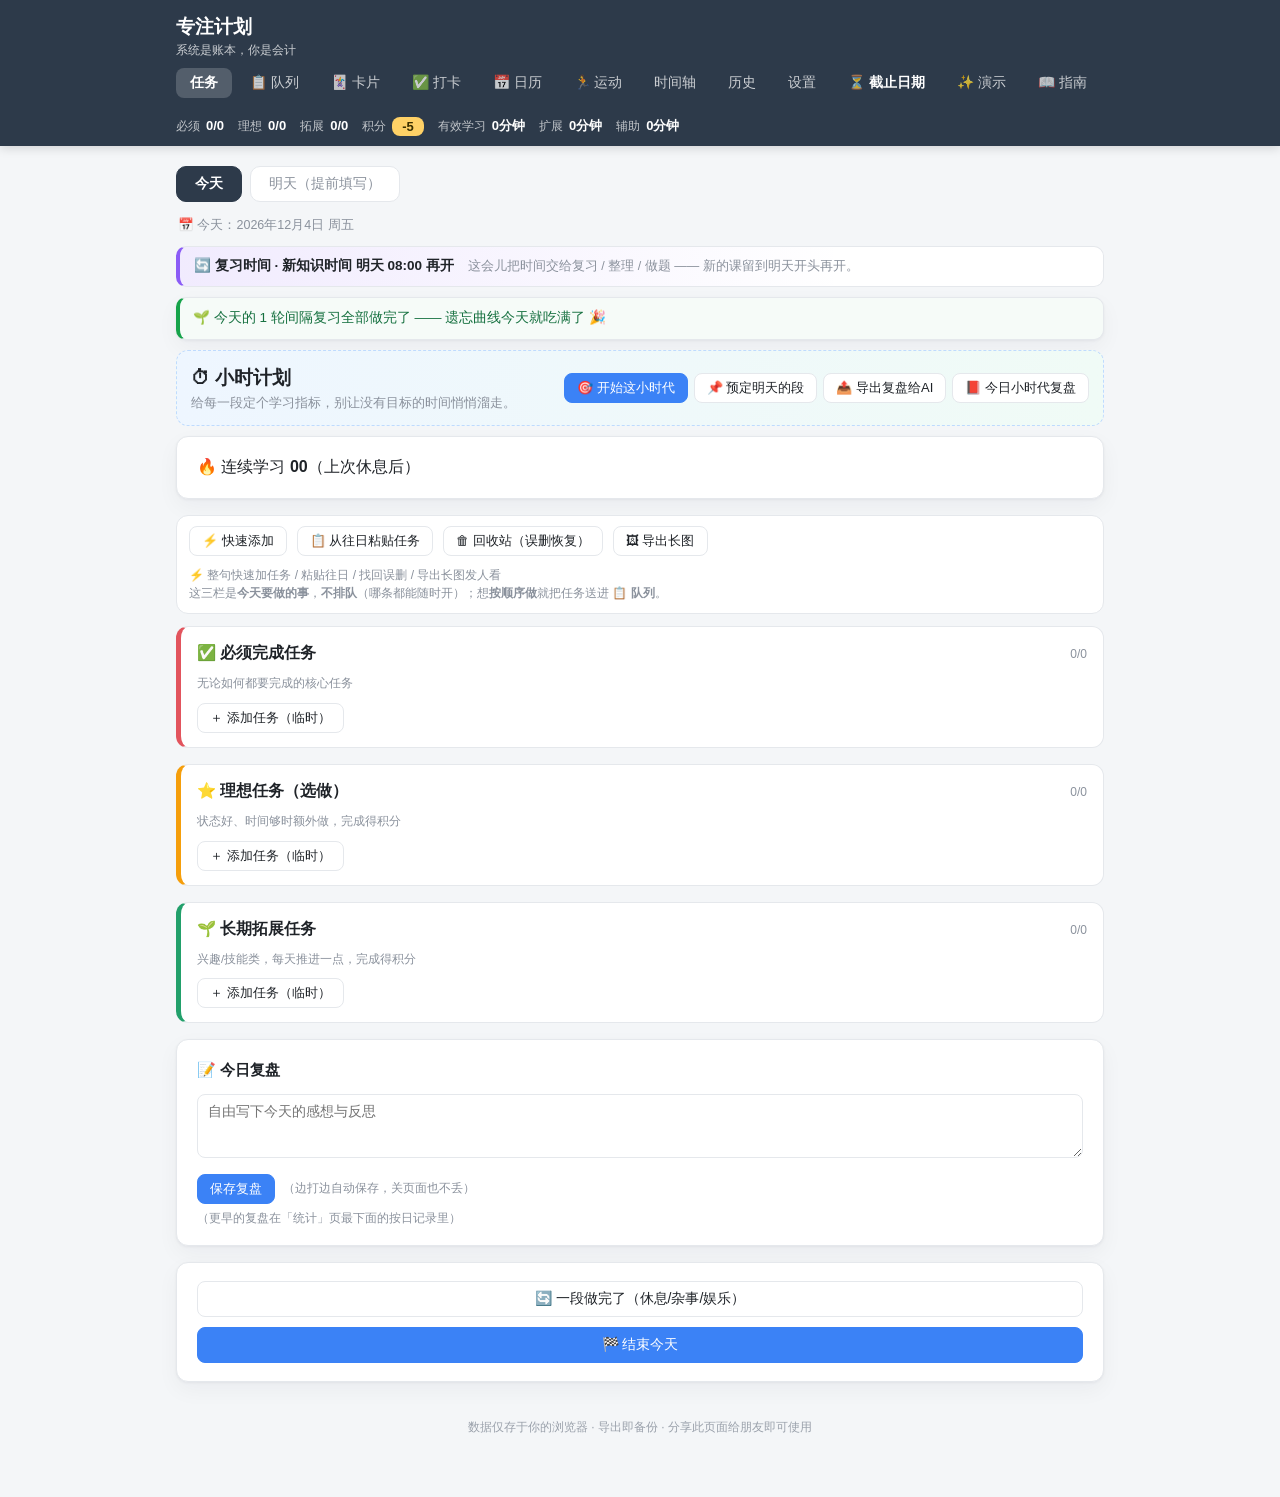
<file: _v124_t.html>
<!DOCTYPE html>
<html lang="zh-CN">
<head>
  <meta charset="UTF-8" />
  <meta name="viewport" content="width=device-width, initial-scale=1.0, viewport-fit=cover" />
  <script>
    /* 版本号。v67 起提到 <head>：设置页等模块渲染得比页尾的 build-check 早，
       以前写在页尾，渲染时读到 undefined 就显示成 "v?"。 */
    window.__BUILD = 152;
  </script>
  <meta name="theme-color" content="#2d3a4a" />
  <title>专注计划 · 学习会计系统</title>
  <link rel="manifest" href="manifest.webmanifest" />
  <link rel="stylesheet" href="css/style.css?v=152" />
  <style id="pip-style">
    /* ===== 🪟 只在小窗（Document Picture-in-Picture）里生效：让悬浮窗铺满整个小窗 ===== */
    html.pip, html.pip body { background: var(--bg, #f5f7fa); margin: 0; padding: 0; }
    html.pip #timer-float.in-pip {
      position: static; left: auto; top: auto; right: auto; bottom: auto;
      width: 100%; max-width: none; border: none; border-radius: 0;
      box-shadow: none; background: transparent; padding: 10px 12px 14px;
      animation: none; overflow: visible;
    }
    html.pip #timer-float.in-pip .tf-drag-hint { display: none !important; }
    html.pip #timer-float.in-pip .tf-head { cursor: default; }
    html.pip #timer-float.in-pip .btn { font-size: 12px; padding: 5px 9px; }
    html.pip #timer-float.in-pip .tf-line { font-size: 12.5px; margin-bottom: 3px; }
    html.pip #timer-float.in-pip .tf-dw-item { font-size: 12px; }
  </style>
<script>window.__V124_SEED = {"version":1,"createdAt":"2026-09-25T12:12:51.306Z","settings":{"taskStart":"08:00","taskEnd":"22:00","extStart":"22:00","extEnd":"23:00","baseRewardTime":30,"baseRewardPoints":10,"idealPoints":10,"extPoints":5,"subDefaultPoints":10,"perfectRewardTime":30,"perfectRewardPoints":20,"extAppendable":true,"extStrict":true,"extDebtRate":1,"groupRewardPoints":10,"rollover":true,"autoEndDay":true,"autoEndDayAt":"23:59","recordMode":"strict","restRewardPoints":5,"aiKey":"","aiModel":"Qwen/Qwen2.5-7B-Instruct","srRestAt":70,"srRestMin":2,"srMaxMin":40,"srEnableProgress":true,"srEnableTime":true,"srCooldownMin":5,"splitEnabled":true,"theme":"","hourPlanDefaultMin":30,"hourDistractCut":100,"srEnabled":true,"srDeadline":"","srGaps":[30,120,360],"srPlanGaps":[1440,4320,10080],"srPerDay":1,"srPoints":5,"srKpPoints":2,"srFinishBonus":5,"slotOn":true,"slotNewStart":"08:00","slotNewEnd":"16:00","lectureBonusPts":15,"floatPiP":true,"notifyOnEnd":true,"queuePoints":5,"queueBarOn":true,"queueFirst":false,"redeemTable":[{"points":10,"item":"一包零食"},{"points":30,"item":"玩一小时游戏"},{"points":50,"item":"买一个小物件"},{"points":100,"item":"买一个游戏"}]},"days":{"2026-09-25":{"tasks":{"required":[],"ideal":[],"extra":[]},"sessions":[],"timeline":[],"rewards":[],"hourPlans":[],"activeHourPlan":null,"rests":[],"activeRest":null,"plannedHourPlans":[],"sports":[],"lectures":[],"activeLecture":null,"ended":false},"2026-09-28":{"tasks":{"required":[{"id":"R1","text":"化学 · 平衡常数","done":true,"points":10}],"ideal":[],"extra":[]},"sessions":[{"id":"S1","taskId":"R1","taskText":"化学 · 平衡常数","planMinutes":45,"actualMinutes":45,"startAt":"2026-09-28T21:00:00","endAt":"2026-09-28T21:45:00","pausedMs":0,"done":true}],"timeline":[{"id":"TL1","start":1260,"end":1290,"minutes":30,"content":"学习","category":"study","countAsStudy":true,"auto":false}],"rewards":[],"hourPlans":[],"activeHourPlan":null,"rests":[],"activeRest":null,"plannedHourPlans":[],"sports":[],"lectures":[],"activeLecture":null,"ended":true},"2026-09-29":{"tasks":{"required":[{"id":"R2a","text":"数学 · 导数错题","done":true,"points":10},{"id":"R2b","text":"整理房间","done":false,"points":5}],"ideal":[{"id":"I1","text":"英语 · 完形填空","done":true,"points":10,"sp":{"planned":[{"n":1,"gap":1440,"due":1790596800000,"done":true,"at":1790686800000,"need":1,"hits":[1790686800000],"result":"no","resultAt":1790686800000}],"dl":"","at":1790553600000,"bonus":false,"cfg":null}}],"extra":[]},"sessions":[{"id":"S2","taskId":"R2a","taskText":"数学 · 导数错题","planMinutes":60,"actualMinutes":60,"startAt":"2026-09-29T14:00:00","endAt":"2026-09-29T15:00:00","pausedMs":0,"done":true}],"timeline":[],"rewards":[],"hourPlans":[],"activeHourPlan":null,"rests":[],"activeRest":null,"plannedHourPlans":[],"sports":[],"lectures":[],"activeLecture":null,"ended":true},"2026-09-30":{"tasks":{"required":[],"ideal":[],"extra":[{"id":"E1","text":"整理错题本","done":true,"points":5}]},"sessions":[{"id":"S3","taskId":"E1","taskText":"物理 · 力学实验","planMinutes":30,"actualMinutes":30,"startAt":"2026-09-30T22:30:00","endAt":"2026-09-30T23:00:00","pausedMs":0,"done":true}],"timeline":[],"rewards":[],"hourPlans":[],"activeHourPlan":null,"rests":[],"activeRest":null,"plannedHourPlans":[],"sports":[],"lectures":[],"activeLecture":null,"ended":true},"2026-10-01":{"tasks":{"required":[{"id":"R4","text":"生物 · 遗传规律","done":true,"points":10,"sp":{"planned":[{"n":1,"gap":30,"due":1790816400000,"done":true,"at":1790820000000,"need":1,"hits":[1790820000000],"result":"ok","resultAt":1790820000000}],"dl":"","at":1790812800000,"bonus":false,"cfg":null}}],"ideal":[],"extra":[]},"sessions":[{"id":"S4","taskId":"R4","taskText":"化学 · 平衡常数","planMinutes":25,"actualMinutes":25,"startAt":"2026-10-01T09:00:00","endAt":"2026-10-01T09:25:00","pausedMs":0,"done":true},{"id":"S5","taskId":"S5x","taskText":"背英语单词 30 分","planMinutes":15,"actualMinutes":15,"startAt":"2026-10-01T23:00:00","endAt":"2026-10-01T23:15:00","pausedMs":0,"done":true}],"timeline":[{"id":"TL2","start":480,"end":500,"minutes":20,"content":"学习","category":"study","countAsStudy":true,"auto":false}],"rewards":[],"hourPlans":[],"activeHourPlan":null,"rests":[],"activeRest":null,"plannedHourPlans":[],"sports":[],"lectures":[],"activeLecture":null,"ended":true},"2026-10-03":{"tasks":{"required":[],"ideal":[],"extra":[]},"sessions":[{"id":"SF","taskText":"化学 · 未来不该出现","actualMinutes":500,"startAt":"2026-10-03T10:00:00","endAt":"2026-10-03T18:20:00"}],"timeline":[{"id":"TLF","start":600,"end":1200,"minutes":600,"content":"学习","category":"study","countAsStudy":true,"auto":false}],"rewards":[],"hourPlans":[],"activeHourPlan":null,"rests":[],"activeRest":null,"plannedHourPlans":[],"sports":[],"lectures":[],"activeLecture":null,"ended":true},"2026-09-22":{"tasks":{"required":[{"id":"LR1","text":"历史 · 甲午战争","done":true,"points":10}],"ideal":[],"extra":[]},"sessions":[],"timeline":[{"id":"TLL","start":1200,"end":1260,"minutes":60,"content":"学习","category":"study","countAsStudy":true,"auto":false}],"rewards":[],"hourPlans":[],"activeHourPlan":null,"rests":[],"activeRest":null,"plannedHourPlans":[],"sports":[],"lectures":[],"activeLecture":null,"ended":true}},"queue":[],"queueDone":[{"id":"QD1","text":"生物 · 遗传规律","minutes":25,"done":true,"sp":{"planned":[{"n":1,"gap":30,"due":1790816400000,"done":true,"at":1790820000000,"need":1,"hits":[1790820000000],"result":"ok","resultAt":1790820000000}]}}],"daily":[],"ledger":[{"id":"L1","type":"earn-ideal","points":10,"date":"2026-09-29","note":"","at":1790683200000},{"id":"L2","type":"redeem","points":-30,"date":"2026-09-30","note":"兑换：一包零食","at":1790773200000},{"id":"L3","type":"earn-sub","points":5,"date":"2026-10-01","note":"","at":1790827200000},{"id":"L4","type":"earn-ideal","points":10,"date":"2026-09-22","note":"","at":1790078400000}],"trash":[],"checkins":[{"id":"ck1","text":"喝水","points":1,"target":3,"note":"","createdAt":1788825600000,"days":{"2026-09-28":2,"2026-09-29":1,"2026-10-01":3}}],"exams":[{"id":"EX1","date":"2026-09-05","subject":"化学","score":72,"full":100,"type":"月考","note":""},{"id":"EX2","date":"2026-09-12","subject":"数学","score":95,"full":120,"type":"周测","note":""},{"id":"EX3","date":"2026-09-19","subject":"化学","score":81,"full":100,"type":"月考","note":"平衡常数进步了"},{"id":"EX4","date":"2026-09-24","subject":"化学","score":88,"full":100,"type":"周测","note":""}],"mistakes":[{"id":"MK1","date":"2026-09-29","subject":"化学","source":"一轮复习卷 P3-16","desc":"平衡常数计算：恒温恒容下充入 2mol N2、6mol H2，平衡时 NH3 为 1.2mol，求 K。","kp":"平衡常数","note":"三段式列错了起始量 —— 用浓度还是物质的量要先看清容器条件。","status":"todo","redos":[{"at":1790769600000,"result":"no"}],"photoIds":[],"at":1790676000000},{"id":"MK2","date":"2026-09-28","subject":"数学","source":"周测 T12","desc":"导数含参讨论：f(x)=x^2-a·ln x 单调性。","kp":"导数分类讨论","note":"漏了 a<=0 的情形。","status":"mastered","redos":[{"at":1790773200000,"result":"ok"}],"photoIds":[],"at":1790593200000},{"id":"MK3","date":"2026-09-30","subject":"物理","source":"课本例题","desc":"受力分析：斜面上叠加体块的临界条件。","kp":"","note":"","status":"dropped","redos":[],"photoIds":[],"at":1790740800000}]};
try{ localStorage.setItem("focusPlanData.v1", JSON.stringify(window.__V124_SEED)); localStorage.setItem("__seeded","1"); }catch(e){ document.title = "SEED-FAIL"; }</script>
</head>
<body>
  <header id="app-header">
    <div class="header-top">
      <div class="brand">
        <h1>专注计划</h1>
        <p>系统是账本，你是会计</p>
      </div>
      <nav id="main-nav">
        <button class="nav-btn active" data-view="tasks">任务</button>
        <button class="nav-btn" data-view="queue">📋 队列</button>
        <button class="nav-btn" data-view="cards" title="听课时给自己出的设问卡；正面问自己、反面是答案">🃏 卡片</button>
        <button class="nav-btn" data-view="mistakes" style="display:none" title="错题本（已收起，想用随时恢复）">📕 错题</button>
        <button class="nav-btn" data-view="checkin" title="每天要养成的小习惯：喝水、保健品、运动、几点休息…打卡得积分">✅ 打卡</button>
        <button class="nav-btn" data-view="calendar">📅 日历</button>
        <button class="nav-btn" data-view="notes" id="nav-notes" style="display:none" title="本机网课笔记工坊（仅限装有笔记服务的电脑）">🎙 笔记</button>
        <button class="nav-btn" data-view="sport">🏃 运动</button>
        <button class="nav-btn" data-view="timeline">时间轴</button>
        <button class="nav-btn" data-view="stats">历史</button>
        <button class="nav-btn" data-view="settings">设置</button>
        <button class="nav-btn" id="btn-ms" title="⏳ 截止日期倒计时 —— 点一下就能加一条">⏳ <span id="ms-mini" class="ms-mini">截止日期</span></button>
        <button class="nav-btn" id="btn-demo" title="快速上手演示动画">✨ 演示</button>
        <button class="nav-btn" id="btn-about" title="公告与使用指南">📖 指南</button>
      </nav>
    </div>
    <!-- 顶部固定统计条 -->
    <div id="stat-bar">
      <div class="stat-item" title="必须完成任务进度">
        <span class="stat-label">必须</span><span id="stat-req" class="stat-value">0/0</span>
      </div>
      <div class="stat-item" title="理想任务进度">
        <span class="stat-label">理想</span><span id="stat-ideal" class="stat-value">0/0</span>
      </div>
      <div class="stat-item" title="长期拓展进度">
        <span class="stat-label">拓展</span><span id="stat-extra" class="stat-value">0/0</span>
      </div>
      <div class="stat-item" title="积分余额，点击兑换">
        <span class="stat-label">积分</span>
        <button id="stat-points" class="stat-value stat-btn">0</button>
      </div>
      <div class="stat-item" title="主线推进的有效学习时间">
        <span class="stat-label">有效学习</span><span id="stat-main" class="stat-value">0分</span>
      </div>
      <div class="stat-item" title="拓展任务时间">
        <span class="stat-label">扩展</span><span id="stat-extend" class="stat-value">0分</span>
      </div>
      <div class="stat-item" title="辅助推进时间（复盘/整理/写计划等）">
        <span class="stat-label">辅助</span><span id="stat-aux" class="stat-value">0分</span>
      </div>
    </div>
  </header>

  <!-- 计时悬浮窗（任务进行中显示，可拖动） -->
  <div id="timer-float" class="hidden">
    <div class="tf-head" id="tf-head">🪟 计时悬浮窗 <span class="tf-drag-hint">（按住可拖动）</span><button id="tf-pip" class="tf-pip-btn" title="拖出浏览器：变成独立小窗口，可拖到屏幕任何位置、永远置顶">⇱ 拖出</button></div>
    <div id="tf-state" class="hidden"></div>
    <div id="tf-hp" class="hidden"></div>
    <div id="tf-forward">
      <div class="tf-line">预计完成内容：<b id="tf-content">--</b></div>
      <div class="tf-line tf-line-plan"><span id="tf-plan-label">预计时间：</span><b id="tf-plan">--</b></div>
      <div class="tf-line">实际时间：<b id="tf-used">00:00</b></div>
      <div class="tf-track"><div id="tf-progress" class="timer-progress"></div></div>
      <div class="tf-actions">
        <button id="timer-pause" class="btn btn-small">⏸ 暂停</button>
        <button id="timer-rest" class="btn btn-small" title="中间休息：休息单独算、不占学习，回来会问你有没有消耗">☕ 小休</button>
        <button id="timer-stop" class="btn btn-small btn-primary">⏹ 完成</button>
      </div>
    </div>
    <div id="tf-cd" class="hidden">
      <div class="tf-line">小任务：<b id="tf-cd-text">--</b></div>
      <div class="tf-line"><span id="tf-cd-label">剩余/超时：</span><b id="tf-cd-left">00:00</b> <span id="tf-cd-over" style="color:var(--req);font-weight:700"></span> <span class="tf-drag-hint">（目标 <span id="tf-cd-target">--</span>）</span></div>
      <div class="tf-track"><div id="tf-cd-progress" class="timer-progress"></div></div>
      <div class="tf-actions">
        <button id="cd-pause" class="btn btn-small">⏸ 暂停</button>
        <button id="cd-rest" class="btn btn-small">☕ 小休</button>
        <button id="cd-split" class="btn btn-small" style="display:none">🧭 回拆解</button>
        <button id="cd-stop" class="btn btn-small btn-primary">⏹ 结束</button>
      </div>
    </div>
    <!-- 🎓 听课三步（进行中才显示；和任务行下面是同一份数据） -->
    <div id="tf-lec" class="hidden"></div>
    <!-- 🧭 下方抽屉：本组进度 / 下一题 / 拆解（可收起，不占屏） -->
    <div id="tf-drawer" class="hidden"></div>
  </div>

  <main>
    <!-- 任务视图 -->
    <section id="view-tasks" class="view active">
      <div class="view-tabs">
        <button class="tab-btn active" data-tab="today">今天</button>
        <button class="tab-btn" data-tab="tomorrow">明天（提前填写）</button>
      </div>
      <div id="tasks-today" class="tab-panel active">
        <div id="today-date" class="date-label"></div>
        <!-- ⏰ v76 还没结算的日子：摆在最上面，一键结算 -->
        <div id="settle-bar"></div>
        <!-- 📋 v77 队列：今天该做的那条，只给一条、不给分母 -->
        <div id="queue-bar"></div>
        <!-- ⏰ v71 学习时段条：现在该学新知识还是该复习 -->
        <div id="slot-bar"></div>
        <div id="review-banner"></div>
        <div id="hour-card"></div>
        <div id="streak-bar"></div>
        <!-- ↩ v74 昨天搬来的任务：清单顶上一条提醒 + 一键清掉 -->
        <div id="roll-bar"></div>
        <div id="task-columns"></div>
        <div class="card" id="review-card"></div>
        <div id="link-card"></div>
        <div class="card day-footer">
          <button id="btn-link" class="btn btn-block">🔄 一段做完了（休息/杂事/娱乐）</button>
          <button id="btn-end-day" class="btn btn-primary btn-block">🏁 结束今天</button>
        </div>
      </div>
      <div id="tasks-tomorrow" class="tab-panel">
        <div id="tomorrow-date" class="date-label"></div>
        <div id="tomorrow-columns"></div>
        <p class="hint">提示：今晚填好明天的任务，"结束今天"时未完成的任务也会自动顺延到这里。</p>
      </div>
    </section>

    <!-- 📋 队列视图（v77）：按顺序做，没有完成率 -->
    <section id="view-cards" class="view">
      <div id="cards-view"></div>
    </section>

    <section id="view-mistakes" class="view">
      <div id="mistakes-view"></div>
    </section>
    <section id="view-checkin" class="view">
      <div id="checkin-view"></div>
    </section>

    <section id="view-queue" class="view">
      <div id="queue-view"></div>
    </section>

    <!-- 日历视图 -->
    <section id="view-calendar" class="view">
      <div id="calendar-view"></div>
    </section>

    <!-- 网课笔记工坊视图（内嵌本机服务） -->
    <section id="view-notes" class="view">
      <div id="notes-status"></div>
      <div id="notes-frame-wrap" style="display:none">
        <iframe id="notes-frame" src="http://127.0.0.1:8890/?embed=1"
          style="width:100%;height:calc(100vh - 120px);border:1px solid var(--line);border-radius:14px;background:#0b1020"></iframe>
      </div>
    </section>

    <!-- 运动视图 -->
    <section id="view-sport" class="view">
      <div class="view-tabs">
        <button class="tab-btn active" data-tab="today" id="sport-tab-today">今日运动</button>
        <button class="tab-btn" data-tab="plan" id="sport-tab-plan">运动安排（任选日期）</button>
      </div>
      <div id="sport-today" class="tab-panel active"></div>
      <div id="sport-plan" class="tab-panel"></div>
    </section>

    <!-- 时间轴视图 -->
    <section id="view-timeline" class="view">
      <div class="card tool-row">
        <button id="tl-today-btn" class="btn btn-small">回到今天</button>
        <button id="tl-prev-day" class="btn btn-small">‹ 前一天</button>
        <input type="date" id="tl-date" class="date-input" />
        <button id="tl-next-day" class="btn btn-small">后一天 ›</button>
        <span class="spacer"></span>
        <select id="tl-filter-cat" class="select-small">
          <option value="">全部分类</option>
          <option value="study">学习</option>
          <option value="extend">拓展</option>
          <option value="fun">辅助</option>
          <option value="life">生活</option>
          <option value="other">其他</option>
        </select>
        <input type="search" id="tl-keyword" class="search-small" placeholder="搜索内容…" />
        <button id="tl-export" class="btn btn-small">导出</button>
        <button id="tl-import" class="btn btn-small">导入</button>
      </div>
      <div id="timeline-wrap">
        <div id="timeline-grid"></div>
      </div>
      <div class="card stat-summary" id="tl-summary"></div>
      <input type="file" id="import-file" class="hidden" accept=".json" />
    </section>

    <!-- 历史视图 -->
    <section id="view-stats" class="view">
      <div class="card">
        <h2>🧭 本周复盘</h2>
        <div id="review-board"><p class="hint">正在生成本周的复盘…</p></div>
      </div>
      <div class="card">
        <h2>📈 考试成绩</h2>
        <div id="exams-card"><p class="hint">正在加载…</p></div>
      </div>
      <div class="card">
        <h2>🏅 成就</h2>
        <div id="badges-card"><p class="hint">正在清点你的里程碑…</p></div>
      </div>
      <div class="card">
        <h2>📅 历史回顾</h2>
        <div class="chart-row">
          <div class="chart-box">
            <h3>本周每日用时（柱状图）</h3>
            <svg id="chart-week" class="chart" viewBox="0 0 600 220"></svg>
          </div>
          <div class="chart-box">
            <h3>近30天学习时间趋势（折线图）</h3>
            <svg id="chart-month" class="chart" viewBox="0 0 600 220"></svg>
          </div>
        </div>
      </div>
      <div class="card">
        <h3>积分流水账</h3>
        <div id="ledger-list"></div>
      </div>
      <div class="card">
        <h3>🎁 兑换记录（单独专区）</h3>
        <p class="hint">这里只汇总你「花掉积分换东西」的记录，不用翻大流水就知道自己换过什么。</p>
        <div id="redeem-list"></div>
      </div>
      <div class="card">
        <h3>🎓 听课记录</h3>
        <p class="hint">在「任务」页点任意一条任务右边的 🎧 就能开课（今天、明天都行）。走完「预习 → 听课 → 整理」三步才发大奖。</p>
        <div id="lec-history"></div>
      </div>
      <div class="card">
        <h3>按日记录</h3>
        <div id="day-history"></div>
      </div>
    </section>

    <!-- 设置视图 -->
    <section id="view-settings" class="view">
      <div class="card">
        <h2>⚙️ 规则设置（全部由你自己定）</h2>
        <div id="settings-form"></div>
      </div>
      <div class="card">
        <h3>🎁 积分兑换表</h3>
        <p class="hint">积分为消费型资产：完成理想/拓展任务赚积分，按你的兑换表花掉。</p>
        <div id="redeem-table"></div>
        <button id="btn-add-redeem" class="btn btn-small">＋ 添加兑换项</button>
      </div>
      <div class="card">
        <h3>🎖 致谢 · 名人堂</h3>
        <p class="hint">感谢在开发中帮忙、帮我省下平台费用的朋友们（头像圆形自适应）。</p>
        <div class="honor-wall">
          <div class="honor-item"><img class="honor-avatar" src="assets/honor/sumneu.jpg" alt="∑neu" /><span class="honor-name">∑neu</span></div>
          <div class="honor-item"><img class="honor-avatar" src="assets/honor/aisi.jpg" alt="艾斯" /><span class="honor-name">艾斯</span></div>
          <div class="honor-item"><img class="honor-avatar" src="assets/honor/xinxin.jpg" alt="鑫鑫" /><span class="honor-name">鑫鑫</span></div>
          <div class="honor-item"><img class="honor-avatar" src="assets/honor/zhi.png" alt="枳" /><span class="honor-name">枳</span></div>
        </div>
      </div>
      <div class="card">
        <h3>💾 数据</h3>
        <div class="btn-row">
          <button id="btn-export-json" class="btn btn-small">导出全部数据 (.json)</button>
          <button id="btn-export-csv" class="btn btn-small">导出记录 (.csv)</button>
          <button id="btn-import-json" class="btn btn-small">导入数据</button>
          <button id="btn-reset" class="btn btn-small btn-danger">清空全部数据</button>
        </div>
        <p class="hint">数据保存在浏览器本地（localStorage + IndexedDB 双备份），导出文件可随时恢复。</p>
      </div>
      <div class="card">
        <h3>💾 自动备份</h3>
        <div id="bk-box"><p class="hint">正在读取备份…</p></div>
      </div>
    </section>
  </main>

  <footer>数据仅存于你的浏览器 · 导出即备份 · 分享此页面给朋友即可使用</footer>

  <div id="modal-root"></div>
  <div id="toast-root"></div>

  <!-- 📱 v125 手机底部导航（≤700px 显示，桌面隐藏；按钮带 .nav-btn 类自动接入 switchView） -->
  <nav id="mobile-nav">
    <button class="nav-btn mn-btn" data-view="tasks"><span class="mn-ico">📝</span>任务</button>
    <button class="nav-btn mn-btn" data-view="queue"><span class="mn-ico">📋</span>队列</button>
    <button class="nav-btn mn-btn" data-view="checkin"><span class="mn-ico">✅</span>打卡</button>
    <button class="nav-btn mn-btn" data-view="calendar"><span class="mn-ico">📅</span>日历</button>
    <button class="nav-btn mn-btn" data-view="stats"><span class="mn-ico">🧭</span>历史</button>
    <button class="mn-btn" id="mn-more"><span class="mn-ico">⋯</span>更多</button>
  </nav>
  <div id="mn-sheet" class="hidden">
    <div class="mn-card">
      <div class="mn-head"><b>更多页面</b><button class="mn-sbtn" id="mn-close" style="width:auto;padding:6px 12px">✕ 收起</button></div>
      <div class="mn-grid">
        <button class="nav-btn mn-sbtn" data-view="cards">🃏 卡片</button>
        <button class="nav-btn mn-sbtn" data-view="mistakes" style="display:none">📕 错题</button>
        <button class="nav-btn mn-sbtn" data-view="sport">🏃 运动</button>
        <button class="nav-btn mn-sbtn" data-view="timeline">🕓 时间轴</button>
        <button class="nav-btn mn-sbtn" data-view="settings">⚙️ 设置</button>
        <button class="mn-sbtn" data-mact="ms">⏳ 截止日期</button>
        <button class="mn-sbtn" data-mact="demo">✨ 演示</button>
        <button class="mn-sbtn" data-mact="about">📖 指南</button>
      </div>
    </div>
  </div>

  <script src="js/store.js?v=152"></script>
  <script src="js/ui.js?v=152"></script>
  <script src="js/tasks.js?v=152"></script>
  <script src="js/timeline.js?v=152"></script>
  <script src="js/stats.js?v=152"></script>
  <script src="js/settings.js?v=152"></script>
  <script src="js/sport.js?v=152"></script>
  <script src="js/lecture.js?v=152"></script>
  <script src="js/calendar.js?v=152"></script>
  <script src="js/link.js?v=152"></script>
  <script src="js/demo.js?v=152"></script>
  <script src="js/queue.js?v=152"></script>
  <script src="js/milestones.js?v=152"></script>
  <script src="js/memcards.js?v=152"></script>
  <script src="js/checkin.js?v=152"></script>
  <script src="js/backup.js?v=152"></script>
  <script src="js/exams.js?v=152"></script>
  <script src="js/mistakes.js?v=152"></script>
  <script src="js/badges.js?v=152"></script>
  <script src="js/app.js?v=152"></script>
  <script>
    // PWA：注册 Service Worker（离线可用 / 可添加到主屏幕）
    if ('serviceWorker' in navigator) {
      // v67：以前新版本要手动 Ctrl+F5 才生效（老 SW 把旧页面喂给你）。
      // 现在：① sw.js 里页面本体改走 network-first；
      //       ② 每次打开都问一句有没有新版本；
      //       ③ 新 SW 一接管就自动刷新一次 —— 以后上传完不用再强刷。
      var hadCtl = !!navigator.serviceWorker.controller;
      var reloaded = false;
      navigator.serviceWorker.addEventListener('controllerchange', function () {
        if (!hadCtl || reloaded) return;   // 首次安装 SW 时不算「有更新」，别白刷一次
        reloaded = true;
        location.reload();
      });
      window.addEventListener('load', function () {
        navigator.serviceWorker.register('sw.js').then(function (reg) {
          try { reg.update(); } catch (err) { }
        }).catch(function () { /* file:// 下无碍 */ });
      });
    }
  </script>

  <!-- ✨ 快速上手演示动画 -->
  <style id="demo-style">
    #demo-overlay{position:fixed;inset:0;z-index:9999;display:flex;align-items:center;justify-content:center;}
    #demo-overlay.hidden{display:none;}
    #demo-backdrop{position:absolute;inset:0;background:rgba(13,17,23,.72);backdrop-filter:blur(4px);}
    #demo-card{position:relative;width:min(560px,92vw);background:linear-gradient(160deg,#22304a,#1a2436);
      border:1px solid rgba(255,255,255,.14);border-radius:18px;padding:18px 20px 14px;box-shadow:0 20px 60px rgba(0,0,0,.45);}
    #demo-stage{min-height:210px;display:flex;align-items:center;justify-content:center;}
    #demo-stage .d-mock-wrap{width:100%;}
    #demo-caption{text-align:center;padding:2px 4px 8px;}
    .d-icon{font-size:30px;}
    .d-title{font-size:19px;font-weight:700;color:#eaf0ff;margin:4px 0 4px;}
    .d-cap{font-size:13.5px;color:#c6cdd9;line-height:1.6;max-width:480px;margin:0 auto;}
    #demo-dots{display:flex;gap:6px;justify-content:center;margin:6px 0 10px;}
    .d-dot{width:8px;height:8px;border-radius:50%;background:rgba(255,255,255,.22);transition:.2s;}
    .d-dot.on{background:var(--c2,#22c55e);width:20px;border-radius:4px;}
    #demo-controls{display:flex;flex-wrap:wrap;gap:8px;justify-content:center;}
    #demo-controls .btn{font-size:12.5px;}
    #demo-controls .disabled{opacity:.4;pointer-events:none;}
    /* 每步动画 */
    #demo-stage>*{opacity:0;transform:translateY(14px);animation:dRise .45s ease forwards;}
    #demo-caption>*{opacity:0;transform:translateY(10px);animation:dRise .45s ease .08s forwards;}
    #demo-stage.d-on>*,#demo-caption.d-on>*{opacity:1;transform:none;}
    @keyframes dRise{to{opacity:1;transform:none;}}
    /* 模拟卡片 */
    .d-logo{font-size:26px;font-weight:800;color:#eaf0ff;background:linear-gradient(120deg,#3b82f6,#22c55e);
      -webkit-background-clip:text;background-clip:text;color:transparent;}
    .d-sub{color:#7d8aa0;font-size:13px;margin-top:4px;}
    .d-pills{display:flex;gap:8px;justify-content:center;margin-top:14px;}
    .d-pills span{padding:5px 12px;border-radius:999px;background:rgba(59,130,246,.15);color:#bfd4ff;font-size:12.5px;border:1px solid rgba(59,130,246,.4);}
    .d-cols{display:flex;gap:10px;width:100%;}
    .d-col{flex:1;border-radius:12px;padding:10px;background:rgba(255,255,255,.05);border:1px solid rgba(255,255,255,.1);}
    .d-col b{display:block;font-size:12px;margin-bottom:6px;color:#dbe4f0;}
    .d-col.req{box-shadow:inset 0 0 0 1px rgba(244,63,94,.4);}
    .d-col.ideal{box-shadow:inset 0 0 0 1px rgba(34,197,94,.4);}
    .d-col.ext{box-shadow:inset 0 0 0 1px rgba(168,85,247,.4);}
    .d-task{display:block;font-size:12px;color:#dbe4f0;background:rgba(255,255,255,.06);border-radius:8px;padding:6px 8px;margin:4px 0;font-style:normal;}
    .d-task.done{color:#8fd6b0;text-decoration:line-through;}
    .d-task.run{background:rgba(34,197,94,.18);border:1px solid rgba(34,197,94,.5);}
    .d-float,.d-hp{border-radius:14px;padding:12px 14px;background:rgba(255,255,255,.05);border:1px solid rgba(255,255,255,.12);text-align:left;width:100%;}
    .d-float b,.d-hp b{display:block;color:#eaf0ff;font-size:13.5px;margin-bottom:8px;}
    .d-time{color:var(--c2,#22c55e);}
    .d-bar{height:8px;border-radius:6px;background:rgba(255,255,255,.1);overflow:hidden;margin-top:10px;}
    .d-bar i{display:block;height:100%;background:linear-gradient(120deg,#3b82f6,#22c55e);}
    .d-bar.rest i{background:linear-gradient(120deg,#f59e0b,#e2545d);}
    .d-bar.ok i{background:linear-gradient(120deg,#22c55e,#06b6d4);}
    .d-btn{display:inline-block;margin-top:8px;padding:7px 14px;border-radius:9px;background:rgba(245,158,11,.2);
      border:1px solid rgba(245,158,11,.5);color:#ffe4a6;font-size:13px;}
    .d-btn:last-child{background:rgba(244,63,94,.2);border-color:rgba(244,63,94,.5);color:#ffc9ce;margin-top:12px;}
    .d-hp-row{display:flex;justify-content:space-between;font-size:12.5px;color:#dbe4f0;padding:5px 0;border-bottom:1px dashed rgba(255,255,255,.1);}
    .d-hp-row i{font-style:normal;}
    .d-hp-row i.done{color:#8fd6b0;}
    .d-timeline{display:flex;align-items:flex-end;gap:4px;height:120px;width:100%;padding-top:8px;}
    .d-timeline .d-block{flex:1;border-radius:6px 6px 0 0;background:rgba(59,130,246,.45);border:1px solid rgba(59,130,246,.6);
      color:#dbe4f0;font-size:10px;text-align:center;overflow:hidden;}
    .d-timeline .d-block:nth-child(2){background:rgba(245,158,11,.35);}
    .d-timeline .d-block:nth-child(3){background:rgba(34,197,94,.4);}
    .d-timeline .d-block:nth-child(4){background:rgba(168,85,247,.4);}
    .d-stats{text-align:left;width:100%;}
    .d-stats b{display:block;color:#eaf0ff;font-size:14px;}
    .d-stats .d-bars{display:flex;align-items:flex-end;gap:8px;height:90px;margin-top:10px;}
    .d-stats .d-bars i{flex:1;background:linear-gradient(180deg,#3b82f6,#22c55e);border-radius:6px 6px 0 0;}
    .d-start{color:#a8b4c6;font-size:13px;margin-top:12px;}
  </style>

  <div id="demo-overlay" class="hidden">
    <div id="demo-backdrop"></div>
    <div id="demo-card">
      <div id="demo-stage" class="d-mock-wrap"></div>
      <div id="demo-caption"></div>
      <div id="demo-dots"></div>
      <div id="demo-controls">
        <button id="demo-prev" class="btn btn-small disabled">← 上一步</button>
        <button id="demo-restart" class="btn btn-small">↺ 重放</button>
        <button id="demo-next" class="btn btn-small btn-primary">下一步 →</button>
        <button id="demo-close" class="btn btn-small">✕ 关闭</button>
      </div>
    </div>
  </div>
<script id="build-check">
/* 交付自检（v54）：把线上实际文件大小和发布时的大小比一遍。
   有文件没传上去 → 顶部弹红条点名，别再靠猜"为什么改了没生效"。
   控制台可用：__checkBuild() 重查 / __checkBuild(true) 强制绕过缓存重查 */
window.__BUILD_SIZES = {
  "css/style.css": 95267,
  "js/app.js": 68054,
  "js/badges.js": 9802,
  "js/exams.js": 13932,
  "js/mistakes.js": 18108,
  "js/memcards.js": 101558,
  "js/backup.js": 32735,
  "js/checkin.js": 24522,
  "js/marked.min.js": 35481,
  "js/katex.min.js": 275415,
  "js/mhchem.min.js": 33731,
  "css/katex.css": 773106,
  "js/calendar.js": 40800,
  "js/demo.js": 8261,
  "js/lecture.js": 42183,
  "js/link.js": 20710,
  "js/milestones.js": 10183,
  "js/queue.js": 116240,
  "js/settings.js": 30336,
  "js/sport.js": 25754,
  "js/stats.js": 53363,
  "js/store.js": 19422,
  "js/tasks.js": 412145,
  "js/timeline.js": 19743,
  "js/ui.js": 12061,
  "sw.js": 3707,
  "version.html": 146559,
};
(function () {
  var S = window.__BUILD_SIZES;
  function warn(bad) {
    if (document.getElementById('build-warn')) return;
    var d = document.createElement('div');
    d.id = 'build-warn';
    d.style.cssText = 'position:fixed;left:0;right:0;top:0;z-index:99999;background:#e2545d;color:#fff;' +
      'font:13px/1.6 system-ui,"Segoe UI","Microsoft YaHei",sans-serif;padding:9px 14px;' +
      'box-shadow:0 3px 12px rgba(0,0,0,.28)';
    var names = bad.map(function (x) { return x.f; }).join('、');
    d.innerHTML = '<button id="build-warn-x" style="float:right;margin:0 0 0 12px;background:rgba(255,255,255,.18);' +
      'color:#fff;border:1px solid rgba(255,255,255,.55);border-radius:6px;padding:3px 10px;cursor:pointer;font:inherit">' +
      '✕ 知道了</button><b>⚠️ 线上有 ' + bad.length + ' 个文件还是旧版（没传上去）</b><br>' +
      '<span style="word-break:break-all">' + names + '</span><br>' +
      '<span style="opacity:.92">这些改动不会生效。把 focus-plan 里的 js、css 文件夹整个重传一遍，刷新即可。</span>';
    document.body.appendChild(d);
    document.getElementById('build-warn-x').onclick = function () { d.remove(); };
  }
  function grab(f, q) {
    return fetch(f + q, { cache: 'no-store' }).then(function (r) {
      if (!r.ok) return { f: f, bad: true };
      return r.arrayBuffer().then(function (b) { return { f: f, got: b.byteLength, bad: b.byteLength !== S[f] }; });
    }).catch(function () { return { f: f, bad: false }; });   // 取不到（离线等）不算数
  }
  function run(fresh) {
    if (!/^https?:/.test(location.protocol)) return Promise.resolve([]);
    var q = fresh ? ('?fresh=' + Date.now() + Math.random()) : '';
    return Promise.all(Object.keys(S).map(function (f) { return grab(f, q); })).then(function (res) {
      var bad = res.filter(function (x) { return x.bad; });
      if (bad.length) warn(bad);
      if (fresh) {
        console.log(res.map(function (x) {
          return (x.bad ? '❌ ' : '✅ ') + x.f + '  线上 ' + (x.got == null ? '?' : x.got) + ' / 应为 ' + S[x.f];
        }).join('\n'));
      }
      return res;
    });
  }
  window.__checkBuild = run;
  function kick() { setTimeout(function () { run(false); }, 1200); }
  if (document.readyState === 'complete') kick(); else window.addEventListener('load', kick);
})();
</script>
</body>
</html>
</file>
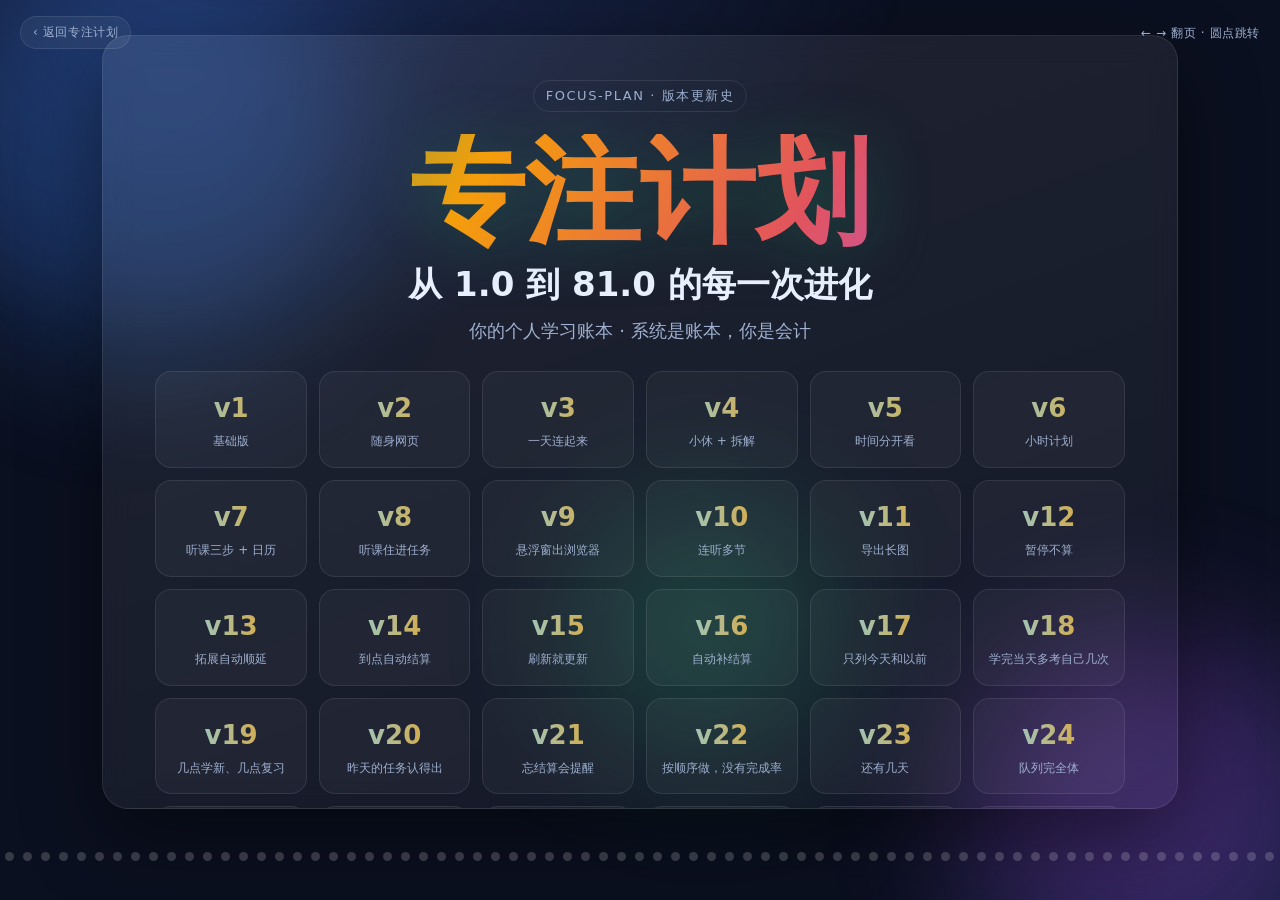
<file: version.html>
<!DOCTYPE html>
<html lang="zh-CN">
<head>
<meta charset="UTF-8">
<meta name="viewport" content="width=device-width, initial-scale=1.0, viewport-fit=cover">
<title>专注计划 · 版本更新史</title>
<link rel="stylesheet" href="css/style.css" />
<style>
  :root{
    --bg0:#0b1020; --bg1:#111a33; --bg2:#172246;
    --ink:#eaf0ff; --muted:#9fb0d0; --line:rgba(255,255,255,.09);
    --c1:#3b82f6; --c2:#22a06b; --c3:#f59e0b; --c4:#e2545d; --c5:#a855f7;
  }
  *{margin:0;padding:0;box-sizing:border-box}
  html,body{height:100%}
  body{
    font-family:"PingFang SC","Microsoft YaHei","Segoe UI",system-ui,sans-serif;
    color:var(--ink);overflow:hidden;background:var(--bg0);
  }
  .bg{position:fixed;inset:0;z-index:0;background:radial-gradient(1200px 800px at 20% -10%,#1c2b55 0%,transparent 55%),radial-gradient(1000px 700px at 110% 110%,#152041 0%,transparent 55%);}
  .blob{position:fixed;border-radius:50%;filter:blur(70px);opacity:.28;z-index:0;animation:drift 14s ease-in-out infinite}
  .b1{width:420px;height:420px;background:var(--c1);top:-60px;left:-60px}
  .b2{width:360px;height:360px;background:var(--c5);bottom:-80px;right:-40px;animation-delay:-6s}
  .b3{width:260px;height:260px;background:var(--c2);top:55%;left:45%;animation-delay:-3s}
  @keyframes drift{0%,100%{transform:translate(0,0)}50%{transform:translate(30px,-25px)}}
  .stage{position:relative;z-index:2;height:100%;width:100%}
  .slide{position:absolute;inset:0;display:flex;align-items:center;justify-content:center;padding:6vh 8vw;opacity:0;transform:translateY(24px) scale(.98);pointer-events:none;transition:opacity .5s,transform .5s}
  .slide.on{opacity:1;transform:none;pointer-events:auto}
  .card{max-width:1080px;width:100%;max-height:86vh;overflow:auto;background:linear-gradient(160deg,rgba(255,255,255,.085),rgba(255,255,255,.035));border:1px solid var(--line);border-radius:26px;padding:44px 52px;backdrop-filter:blur(14px);box-shadow:0 30px 80px rgba(0,0,0,.45)}
  .kicker{display:inline-flex;align-items:center;gap:8px;font-size:13px;letter-spacing:.12em;color:var(--muted);text-transform:uppercase;margin-bottom:14px;border:1px solid var(--line);padding:5px 12px;border-radius:999px}
  h1{font-size:58px;line-height:1.05;font-weight:800;background:linear-gradient(90deg,#7dd3fc,#22a06b 60%,#f59e0b);-webkit-background-clip:text;background-clip:text;color:transparent;margin-bottom:8px}
  .sub{font-size:18px;color:var(--muted);margin-bottom:26px}
  .big{font-size:clamp(52px,9vw,120px);font-weight:900;line-height:1;background:linear-gradient(120deg,#22a06b,#f59e0b,#e2545d,#a855f7);-webkit-background-clip:text;background-clip:text;color:transparent;filter:drop-shadow(0 6px 30px rgba(34,160,107,.35))}
  .badge{display:inline-block;font-size:15px;font-weight:800;padding:7px 16px;border-radius:12px;margin-bottom:16px}
  .tag{font-size:30px;font-weight:800;margin-bottom:18px}
  .cols{display:grid;grid-template-columns:repeat(auto-fit,minmax(240px,1fr));gap:14px;margin-top:22px}
  .col{background:rgba(255,255,255,.05);border:1px solid var(--line);border-radius:16px;padding:16px 18px}
  .col h4{font-size:14px;letter-spacing:.04em;color:var(--muted);margin-bottom:10px}
  .col ul{list-style:none}
  .col li{font-size:15px;line-height:1.7;padding-left:22px;position:relative;margin-bottom:6px;color:var(--ink)}
  .col li::before{content:"◆";position:absolute;left:0;top:1px;font-size:10px;color:var(--cc,#22a06b)}
  .single{font-size:16px;line-height:1.85;color:var(--ink);margin-top:20px}
  .single b{color:#7dd3fc}
  .nav{position:fixed;z-index:5;left:0;right:0;bottom:18px;display:flex;align-items:center;justify-content:center;gap:18px}
  .arrow{width:52px;height:52px;border-radius:50%;border:1px solid var(--line);background:rgba(255,255,255,.06);color:var(--ink);font-size:22px;cursor:pointer;transition:.2s;display:grid;place-items:center}
  .arrow:hover{background:rgba(255,255,255,.16);transform:scale(1.05)}
  .dots{display:flex;gap:9px;align-items:center}
  .dot{width:9px;height:9px;border-radius:50%;background:rgba(255,255,255,.18);cursor:pointer;transition:.2s}
  .dot.on{width:26px;border-radius:6px;background:linear-gradient(90deg,#3b82f6,#22a06b)}
  .count{font-size:13px;color:var(--muted);letter-spacing:.08em}
  .hint{position:fixed;z-index:5;top:16px;right:20px;font-size:12px;color:var(--muted);letter-spacing:.05em}
  .back{position:fixed;z-index:5;top:16px;left:20px;font-size:12px;color:var(--muted);letter-spacing:.05em;cursor:pointer;border:1px solid var(--line);padding:6px 12px;border-radius:999px;background:rgba(255,255,255,.05)}
  .back:hover{background:rgba(255,255,255,.14)}
  em.glow{color:#22a06b;font-style:normal;font-weight:700}
  .timeline{display:grid;grid-template-columns:repeat(auto-fit,minmax(150px,1fr));gap:12px;margin-top:26px}
  .tl{text-align:center;padding:16px 8px;border:1px solid var(--line);border-radius:16px;background:rgba(255,255,255,.04);cursor:pointer;transition:.2s}
  .tl:hover{background:rgba(255,255,255,.09)}
  .tl .n{font-size:26px;font-weight:900;background:linear-gradient(90deg,#7dd3fc,#f59e0b);-webkit-background-clip:text;background-clip:text;color:transparent}
  .tl .t{font-size:12px;color:var(--muted);margin-top:4px}
  ::-webkit-scrollbar{width:8px;height:8px}
  ::-webkit-scrollbar-thumb{background:rgba(255,255,255,.2);border-radius:8px}
  @media (max-width:700px){ .slide{padding:4vh 5vw} .card{padding:26px 22px} h1{font-size:38px} .tag{font-size:24px} .big{font-size:64px} }
</style>
</head>
<body>
  <div class="bg"></div>
  <div class="blob b1"></div><div class="blob b2"></div><div class="blob b3"></div>
  <div class="back" id="back">‹ 返回专注计划</div>
  <div class="hint">← → 翻页 · 圆点跳转</div>
  <div class="stage" id="stage"></div>
  <div class="nav">
    <button class="arrow" id="prev">‹</button>
    <div class="dots" id="dots"></div>
    <button class="arrow" id="next">›</button>
  </div>

<script>
// 封面/收尾里的「从 1.0 到 N.0」从 SLIDES 自动算，避免以后又忘了改（曾长期停在 9.0）
function maxVer() {
  let m = 1;
  SLIDES.forEach(function (s) {
    const g = /^v(\d+)/.exec(s.name || '');
    if (g) m = Math.max(m, +g[1]);
  });
  return m;
}

const SLIDES = [
  {
    name:"封面", cls:"cover",
    html:function(){
      return '<div style="text-align:center">'+
        '<span class="kicker" style="margin-bottom:22px">FOCUS-PLAN · 版本更新史</span>'+
        '<div class="big">专注计划</div>'+
        '<h1 style="font-size:34px;margin:18px 0 6px;background:none;color:#eaf0ff;background-clip:unset;-webkit-background-clip:unset">从 1.0 到 ' + maxVer() + '.0 的每一次进化</h1>'+
        '<p class="sub" style="margin-top:14px">你的个人学习账本 · 系统是账本，你是会计</p>'+
        '<div class="timeline" id="timeline">'+
          '<div class="tl" data-i="1"><div class="n">v1</div><div class="t">基础版</div></div>'+
          '<div class="tl" data-i="2"><div class="n">v2</div><div class="t">随身网页</div></div>'+
          '<div class="tl" data-i="3"><div class="n">v3</div><div class="t">一天连起来</div></div>'+
          '<div class="tl" data-i="4"><div class="n">v4</div><div class="t">小休 + 拆解</div></div>'+
          '<div class="tl" data-i="5"><div class="n">v5</div><div class="t">时间分开看</div></div>'+
          '<div class="tl" data-i="6"><div class="n">v6</div><div class="t">小时计划</div></div>'+
          '<div class="tl" data-i="7"><div class="n">v7</div><div class="t">听课三步 + 日历</div></div>'+
          '<div class="tl" data-i="8"><div class="n">v8</div><div class="t">听课住进任务</div></div>'+
          '<div class="tl" data-i="9"><div class="n">v9</div><div class="t">悬浮窗出浏览器</div></div>'+
          '<div class="tl" data-i="10"><div class="n">v10</div><div class="t">连听多节</div></div>'+'<div class="tl" data-i="11"><div class="n">v11</div><div class="t">导出长图</div></div>'+'<div class="tl" data-i="12"><div class="n">v12</div><div class="t">暂停不算</div></div>'+'<div class="tl" data-i="13"><div class="n">v13</div><div class="t">拓展自动顺延</div></div>'+'<div class="tl" data-i="14"><div class="n">v14</div><div class="t">到点自动结算</div></div>'+'<div class="tl" data-i="15"><div class="n">v15</div><div class="t">刷新就更新</div></div>'+'<div class="tl" data-i="16"><div class="n">v16</div><div class="t">自动补结算</div></div>'+'<div class="tl" data-i="17"><div class="n">v17</div><div class="t">只列今天和以前</div></div>'+
      '<div class="tl" data-i="18"><div class="n">v18</div><div class="t">学完当天多考自己几次</div></div>'+
      '<div class="tl" data-i="19"><div class="n">v19</div><div class="t">几点学新、几点复习</div></div>'+
      '<div class="tl" data-i="20"><div class="n">v20</div><div class="t">昨天的任务认得出</div></div>'+
      '<div class="tl" data-i="21"><div class="n">v21</div><div class="t">忘结算会提醒</div></div>'+
      '<div class="tl" data-i="22"><div class="n">v22</div><div class="t">按顺序做，没有完成率</div></div>'+
      '<div class="tl" data-i="23"><div class="n">v23</div><div class="t">还有几天</div></div>'+
      '<div class="tl" data-i="24"><div class="n">v24</div><div class="t">队列完全体</div></div>'+
      '<div class="tl" data-i="25"><div class="n">v25</div><div class="t">队列优先</div></div>'+
      '<div class="tl" data-i="26"><div class="n">v26</div><div class="t">从以前搬任务</div></div>'+
      '<div class="tl" data-i="27"><div class="n">v27</div><div class="t">队列即工位</div></div>'+
      '<div class="tl" data-i="28"><div class="n">v28</div><div class="t">看得到的具体</div></div>'+
      '<div class="tl" data-i="29"><div class="n">v29</div><div class="t">提取与保真</div></div>'+
      '<div class="tl" data-i="30"><div class="n">v30</div><div class="t">互换与标注</div></div>'+
      '<div class="tl" data-i="31"><div class="n">v31</div><div class="t">搬过去也看得见</div></div>'+
      '<div class="tl" data-i="32"><div class="n">v32</div><div class="t">给自己出题</div></div>'+
      '<div class="tl" data-i="33"><div class="n">v33</div><div class="t">点错了能救回来</div></div>'+
      '<div class="tl" data-i="34"><div class="n">v34</div><div class="t">卡片和清单捋顺了</div></div>'+
      '<div class="tl" data-i="35"><div class="n">v35</div><div class="t">贴图与一键进库</div></div>'+
      '<div class="tl" data-i="36"><div class="n">v36</div><div class="t">小事也能开始做</div></div>'+
      '<div class="tl" data-i="37"><div class="n">v37</div><div class="t">基础任务和打卡</div></div>'+
      '<div class="tl" data-i="38"><div class="n">v38</div><div class="t">展开与搬回来</div></div>'+
      '<div class="tl" data-i="39"><div class="n">v39</div><div class="t">学科与排期</div></div>'+
      '<div class="tl" data-i="40"><div class="n">v40</div><div class="t">正计时</div></div>'+
      '<div class="tl" data-i="41"><div class="n">v41</div><div class="t">贴完图记得加</div></div>'+
      '<div class="tl" data-i="42"><div class="n">v42</div><div class="t">基础任务就地做</div></div>'+
      '<div class="tl" data-i="43"><div class="n">v43</div><div class="t">休息不算学习</div></div>'+
      '<div class="tl" data-i="44"><div class="n">v44</div><div class="t">刷新不丢计时</div></div>'+
      '<div class="tl" data-i="45"><div class="n">v45</div><div class="t">打卡统计与连击</div></div>'+
      '<div class="tl" data-i="46"><div class="n">v46</div><div class="t">没做完的挪明天</div></div>'+
      '<div class="tl" data-i="47"><div class="n">v47</div><div class="t">明细能直接做 · 删除能找回</div></div>'+
      '<div class="tl" data-i="48"><div class="n">v48</div><div class="t">设问卡草稿不再被清空</div></div>'+
      '<div class="tl" data-i="49"><div class="n">v49</div><div class="t">排好的复习不再"看不见"</div></div>'+
      '<div class="tl" data-i="50"><div class="n">v50</div><div class="t">自动备份</div></div>'+
      '<div class="tl" data-i="51"><div class="n">v51</div><div class="t">基础任务展开就是真任务</div></div>'+
      '<div class="tl" data-i="52"><div class="n">v52</div><div class="t">复习计划你自己定</div></div>'+
      '<div class="tl" data-i="53"><div class="n">v53</div><div class="t">排过的日期看得见</div></div>'+
      '<div class="tl" data-i="54"><div class="n">v54</div><div class="t">删除 · 顺序 · 补卡范围</div></div>'+
      '<div class="tl" data-i="55"><div class="n">v55</div><div class="t">进度跟人走 · 复习看得见</div></div>'+
      '<div class="tl" data-i="56"><div class="n">v56</div><div class="t">改天再做 · 只带没做完</div></div>'+
      '<div class="tl" data-i="57"><div class="n">v57</div><div class="t">随手改 · 补充/改问题/改答案</div></div>'+
      '<div class="tl" data-i="58"><div class="n">v58</div><div class="t">计时可不填 · 复习行🗑 · 改日期必走</div></div>'+
      '<div class="tl" data-i="59"><div class="n">v59</div><div class="t">复习排期链 · 没做就顺延</div></div>'+
      '<div class="tl" data-i="60"><div class="n">v60</div><div class="t">复习行 → 真转移 · 一键挪到明天</div></div>'+
      '<div class="tl" data-i="61"><div class="n">v61</div><div class="t">改题改答案 · 能带图</div></div>'+
      '<div class="tl" data-i="62"><div class="n">v62</div><div class="t">备份断线 · 自动重连</div></div>'+
      '<div class="tl" data-i="63"><div class="n">v63</div><div class="t">队列任务 · 行内积分</div></div>'+
      '<div class="tl" data-i="64"><div class="n">v64</div><div class="t">复习做过就算数 · 防翻倍</div></div>'+
      '<div class="tl" data-i="65"><div class="n">v65</div><div class="t">图片保护 · 备份池只增不减</div></div>'+
      '<div class="tl" data-i="66"><div class="n">v66</div><div class="t">复习行积分 · 当天翻卡当天勾</div></div>'+
      '<div class="tl" data-i="67"><div class="n">v67</div><div class="t">图片救援 · 只救图不动数据</div></div>'+
      '<div class="tl" data-i="68"><div class="n">v68</div><div class="t">复习不再翻倍 · 改天不吞任务</div></div>'+
      '<div class="tl" data-i="69"><div class="n">v69</div><div class="t">每天自动存卡片包到电脑</div></div>'+
      '<div class="tl" data-i="70"><div class="n">v70</div><div class="t">完课必弹复习排期 · 静默角落堵上</div></div>'+
      '<div class="tl" data-i="71"><div class="n">v71</div><div class="t">做完自动订复习 · 可取消</div></div>'+
      '<div class="tl" data-i="72"><div class="n">v72</div><div class="t">欠的复习不再硬塞进今天</div></div>'+
      '<div class="tl" data-i="73"><div class="n">v73</div><div class="t">排了就一定显示 · 去重不误伤</div></div>'+
      '<div class="tl" data-i="74"><div class="n">v74</div><div class="t">专题归档 · 合集分类找</div></div>'+
      '<div class="tl" data-i="75"><div class="n">v75</div><div class="t">合集行显示已排日期</div></div>'+
      '<div class="tl" data-i="76"><div class="n">v76</div><div class="t">复习结束自己说了算</div></div>'+
      '<div class="tl" data-i="77"><div class="n">v77</div><div class="t">点进复习自动计时</div></div>'+
      '<div class="tl" data-i="78"><div class="n">v78</div><div class="t">搬家整套一起走</div></div>'+
      '<div class="tl" data-i="79"><div class="n">v79</div><div class="t">建合集就归专题</div></div>'+
      '<div class="tl" data-i="80"><div class="n">v80</div><div class="t">卡片页树形展开收起</div></div>'+
      '<div class="tl" data-i="81"><div class="n">v81</div><div class="t">改卡草稿 · 敲的字不丢</div></div>'+
'</div>'+
        '<p class="hint" style="position:static;margin-top:26px;letter-spacing:.1em">点上面任一版本可跳到那一页 · Goko 出品</p>'+
      '</div>';
    }
  },
  
  {
    name:"v1 · 基础版", badge:{t:"v1 · 基础版",c:"#3b82f6"},
    tag:"一套能跑起来的学习账本",
    cols:[
      {t:"🗂 三栏任务", c:"#3b82f6", items:[
        "✅ 必须任务——无论如何都要完成的核心",
        "⭐ 理想任务——状态好时额外做，完成得积分",
        "🌱 拓展任务——兴趣 / 技能，每天推进一点"]},
      {t:"⏱ 正向计时器", c:"#22a06b", items:[
        "开始前先写「要做什么 + 预计多久」",
        "做完对比 预计 vs 实际，写一句总结",
        "悬浮窗随手拖到屏幕任意位置"]},
      {t:"🎉 奖惩机制", c:"#f59e0b", items:[
        "保底奖励：必须任务全完成",
        "完美奖励：三类全完成，额外再给一笔",
        "奖励可以是积分，也可以是「休闲时间」"]}
    ],
    note:'<div class="cols" style="margin-top:10px">'+
      '<div class="col" style="--cc:#a855f7"><h4>⭐ 积分体系</h4><ul><li>每条理想 / 拓展任务自己定价（弹琴 30 分钟 = 8 分）</li><li>兑换表你自己写：多少分换什么</li><li>兑换即扣分，自己记账、自己清楚</li></ul></div>'+
      '<div class="col" style="--cc:#e2545d"><h4>📅 时间轴</h4><ul><li>任务计时自动生成带起止时间的记录</li><li>吃饭 / 睡觉 / 游戏等手点一下就能补</li><li>让每一个小时都有据可查</li></ul></div>'+
      '<div class="col" style="--cc:#3b82f6"><h4>💾 数据与统计</h4><ul><li>历史页：周柱状图 / 月折线 / 积分流水</li><li>设置全部可改：时段 / 奖励 / 积分 / 顺延</li><li>数据只存在你自己的浏览器里，可导出备份</li></ul></div></div>'
  },
  {
    name:"v2 · 随身网页", badge:{t:"v2 · 随身网页",c:"#22a06b"},
    tag:"从本地文件，变成手机电脑都能开的网页",
    note:'<div class="cols">'+
      '<div class="col" style="--cc:#22a06b"><h4>🌍 上了网</h4><ul><li>有了正式网址，电脑和手机同一个链接</li><li>不用再打开本地文件，换了设备也能用</li><li>数据仍然只存在你自己的浏览器里</li></ul></div>'+
      '<div class="col" style="--cc:#3b82f6"><h4>📦 没网也能用</h4><ul><li>打开过一次之后，断网照样能开、而且秒开（不费流量）</li><li>有新版本时，刷新一下就用上最新的</li></ul></div>'+
      '<div class="col" style="--cc:#f59e0b"><h4>📱 装到桌面像 App</h4><ul><li>可以「添加到主屏幕」</li><li>有独立图标，点开就是它，没有浏览器那一圈</li></ul></div></div>'
  },
  {
    name:"v3 · 一天连起来", badge:{t:"v3 · 一天连起来",c:"#f59e0b"},
    tag:"大任务能拆、一段接一段、休息也有说法",
    cols:[
      {t:"🧩 大任务拆成小步", c:"#22a06b", items:[
        "总任务下拆小题（「第 3 题 · 5 分钟」）",
        "点 ▶ 起倒计时，到点提醒你做完了没",
        "限时做一道题，更容易进入状态"]},
      {t:"🔄 一段接一段", c:"#3b82f6", items:[
        "学完一段 → 选 休息 / 杂事 / 娱乐",
        "填开始 + 结束 + 一句感想",
        "自动进时间轴，一整天连贯起来"]},
      {t:"🙂 休息也有记录", c:"#a855f7", items:[
        "好好休息了 → 得奖励，还能写下想到的点子",
        "中途去干别的了 → 写清原因和解决办法",
        "没休息好 → 写清消耗了什么"]}
    ],
    note:'<div class="cols" style="margin-top:10px">'+
      '<div class="col" style="--cc:#a855f7"><h4>🎯 任务组</h4><ul><li>把几个关联的小题打包成一组</li><li>整组做完才算完成，专治「大任务沉」</li></ul></div>'+
      '<div class="col" style="--cc:#3b82f6"><h4>🎛 两种记录模式</h4><ul><li>严格监管：休息要填状态、好好休息得积分</li><li>平常心：只记学习时长，休息不拷问</li></ul></div>'+
      '<div class="col" style="--cc:#22a06b"><h4>⏱ 用时自动入账</h4><ul><li>小任务做完，用时自动写进时间轴和今日总时长</li><li>不用自己手动补</li></ul></div>'+
      '<div class="col" style="--cc:#f59e0b"><h4>🎁 兑换记录专区</h4><ul><li>历史页单独汇总你花过的积分</li></ul></div></div>'
  },
  {
    name:"v4 · 小休 + 逐题拆解", badge:{t:"v4 · ☕ 小休 + 🧭 逐题拆解",c:"#a855f7"},
    tag:"休息藏在任务里，遇到难题有方法",
    cols:[
      {t:"☕ 小休（不是刷手机）", c:"#0ea5e9", items:[
        "做到预计用时的 70%，会提醒你小休一下（比例能改）",
        "随时点「☕ 小休」也行，回来接着往下做",
        "高频 · 短时 · 放空，才是真休息"]},
      {t:"🧭 一道题卡住怎么办", c:"#22a06b", items:[
        "① 出声讲思路（🎙 说话自动转成文字）",
        "② 判断「思路明确吗」→ 明确就自己写步骤、对答案",
        "③ 不明确就看答案 → 复述一遍 → 回忆串通",
        "每一步都有倒计时，说错了可以 🧹 重来"]},
      {t:"💰 三档积分，只奖不罚", c:"#f59e0b", items:[
        "提前做完（≤ 预计 70%）→ ×2",
        "按时 → ×1.5",
        "超时 → ×1，不扣分"]}
    ],
    note:'<div class="cols" style="margin-top:10px">'+
      '<div class="col" style="--cc:#3b82f6"><h4>🕑 三个时间分开看</h4><ul><li>预计 / 实际 / 连续（这次休息之后连着学了多久）</li><li>小休之后「连续」重新算</li></ul></div>'+
      '<div class="col" style="--cc:#a855f7"><h4>✍️ 评语体系</h4><ul><li>每道小题随时补写 / 改评语</li><li>写过的题会标出来，一眼分清</li></ul></div>'+
      '<div class="col" style="--cc:#e2545d"><h4>🚫 不再发「休息奖励」</h4><ul><li>休息不由系统催，也不当奖励发</li><li>想歇自己点「☕ 小休」，回归自主</li></ul></div>'+
      '<div class="col" style="--cc:#22a06b"><h4>🎖 名人堂</h4><ul><li>感谢帮我省平台费用的几位同学</li></ul></div></div>'
  },
  {
    name:"v5 · 把时间分开看", badge:{t:"v5 · 🧭 主线 / 辅助 + 粘贴",c:"#3b82f6"},
    tag:"哪些在推进主线、哪些在服务主线，一眼分清",
    cols:[
      {t:"🧭 主线 / 辅助", c:"#3b82f6", items:[
        "主线推进：直接推进课程，计入「有效学习」",
        "辅助推进：复盘 / 整理 / 写计划，计入「辅助」",
        "顶部改成 有效学习 / 扩展 / 辅助 三段"]},
      {t:"📋 从往日粘贴任务", c:"#f59e0b", items:[
        "选一天，整批复制它的任务（含小题、任务组）",
        "粘过来把做完的叉掉就行，不用每天重打一遍",
        "订正十几道题的时候特别省力"]},
      {t:"🗂 任务能在三栏间挪", c:"#22a06b", items:[
        "今天设太多了做不完？直接挪到「理想」栏",
        "不用删掉重写"]}
    ],
    note:'<div class="cols" style="margin-top:10px">'+
      '<div class="col" style="--cc:#a855f7"><h4>🗑 回收站</h4><ul><li>删任务 / 小题 / 任务组都先进回收站</li><li>误删了点「♻ 恢复」就回来了</li></ul></div>'+
      '<div class="col" style="--cc:#22a06b"><h4>💰 小题默认 10 分</h4><ul><li>新小题默认完成得 10 分（可逐条改）</li><li>默认值也能在设置里改</li></ul></div>'+
      '<div class="col" style="--cc:#e2545d"><h4>🧹 去掉死板的时段限制</h4><ul><li>不再要求「必须几点到几点做」</li><li>什么时候做、做多久，你自己定</li></ul></div></div>'
  },
  {
    name:"v6 · 小时计划", badge:{t:"v6 · ⏱ 小时计划",c:"#0ea5e9"},
    tag:"一段一段推进，到点自动结算，忘了也不丢",
    cols:[
      {t:"⏱ 一段一段来", c:"#0ea5e9", items:[
        "开一段先写「从几点起 + 这一段多长」",
        "只把这段时间窗口里真正学到的算数",
        "卡片上倒计时一秒一秒走，到点自动结算"]},
      {t:"☕ 小休不吃掉你的时间", c:"#a855f7", items:[
        "学习中按小休，这一段的倒计时跟着冻住",
        "休了多久，到点时间就往后顺延多久",
        "休完接着算，不会白丢几分钟"]},
      {t:"🧐 中途消耗自查", c:"#f59e0b", items:[
        "达标了先问一句：中途有没有刷手机？",
        "有 → 按你设的比例扣这一段奖励（默认扣光）",
        "如实填了才入账"]}
    ],
    note:'<div class="cols" style="margin-top:10px">'+
      '<div class="col" style="--cc:#e2545d"><h4>🔥 连续学习</h4><ul><li>真在学就每秒 +1（任务计时 / 小题倒计时 / 小时代里都算）</li><li>暂停和休息不涨；小休或一段结束才清零重算，刷新也不丢</li></ul></div>'+
      '<div class="col" style="--cc:#22a06b"><h4>⏰ 忘了点结算也不丢</h4><ul><li>到点自动结算时，还在做、还没点结算的任务时间一并算进这一段</li><li>手动结算同样生效，每段只算自己窗口内的部分，不重复计</li></ul></div>'+
      '<div class="col" style="--cc:#3b82f6"><h4>📝 每段复盘 + 导出</h4><ul><li>每段结算后写一句感想（可以跳过）</li><li>一键导出复盘给 AI 看</li></ul></div>'+
      '<div class="col" style="--cc:#0ea5e9"><h4>🏃 运动模块</h4><ul><li>新「运动」页：今天 / 明天 / 任意一天都能安排</li><li>做完一项点一下 = 加分；没做到按你设的扣分</li></ul></div></div>'
  },
  {
    name:"v7 · 听课三步 + 日历复习", badge:{t:"v7 · 🎓 听课三步 + 📅 日历",c:"#22a06b"},
    tag:"听网课有方法；做过的题，隔几天再来一次",
    cols:[
      {t:"🎓 听课三步", c:"#3b82f6", items:[
        "预习（≤30 分钟）：先读目标 → 再读要点 → 其余快速翻",
        "听课：备好水、手机放远、一张白纸，只记关键词",
        "整理（≤30 分钟）：用自己的话重写一遍，能读懂比好看重要"]},
      {t:"📅 日历 + 🔁 间隔重做", c:"#f59e0b", items:[
        "整月日历：过去显示学了多久，未来显示排了多少",
        "点任意一天就能编辑那一天，往前翻历史、往后做规划",
        "勾完成时多一步：明天 / 3 天后 / 7 天后 / 自选日期再来一次",
        "还能写下「重做到什么程度才算过」（全对 / 8 分钟内解出）",
        "上面那张年热力图和 30 天柱状图重排过：月份跟格子对齐、日期标签不再挤成一团"]},
      {t:"🎨 好看的界面", c:"#a855f7", items:[
        "六套主题：浅色 / 海洋 / 樱花 / 森林 / 深色 / 暗夜紫",
        "兑换商店做成卡片，攒够了一键兑换",
        "年度热力图：颜色越深，那天学得越久"]}
    ],
    note:'<div class="cols" style="margin-top:10px">'+
      '<div class="col" style="--cc:#22a06b"><h4>🧠 为什么这么设计</h4><ul><li>间隔重做＝自己给自己安排的复习节奏：一道题隔几天写一次，直到能独立写出来</li><li>「重做标准」写清楚，到那天才知道够不够格，避免自我感动式复习</li></ul></div>'+
      '<div class="col" style="--cc:#a855f7"><h4>🧭 听课方法的出处</h4><ul><li><a href="https://www.bilibili.com/video/BV1DA411N78G" target="_blank" style="color:#7dd3fc">B站【让我效率翻倍的听网课方法！】</a></li></ul></div></div>'
  },
  {
    name:"v8 · 听课住进任务", badge:{t:"v8 · 🎧 听课住进任务",c:"#a855f7"},
    tag:"听课页消失了 —— 三步直接长在任务下面",
    cols:[
      {t:"🎧 每条任务、每道小题都能开课", c:"#a855f7", items:[
        "整条任务右边有 🎧，任务组里的每一题、单独加的小任务也有",
        "点一下，三步面板直接展开在它下面（不跳页、不占满屏）",
        "课程名自动＝题目，听课时间自动＝这题的限时",
        "三步走完自动勾掉那一题，积分不重复算",
        "加任务时就能勾「这是听课任务」：预习 / 听课 / 整理 / 大奖分先填好，任务行直接显示 🎓 合计多少分钟 —— 排计划时就知道这一课大概要多久，不用等开课现场配"]},
      {t:"🪟 小窗里也能上完一节课", c:"#3b82f6", items:[
        "预算能改、预习清单能勾、白板能写 —— 和网页版一样全",
        "小窗里点「🧭 拆解」，拆解界面就开在小窗里，不用切回网页",
        "听课进行中也能把悬浮窗拖出去"]},
      {t:"🕘 上过的课都留着", c:"#22a06b", items:[
        "「历史」页有听课记录，写着每节课 预习 / 听课 / 整理 各多久",
        "整理那一步写下的内容也在那儿，随时能翻回来"]}
    ],
    note:'<div class="cols" style="margin-top:10px">'+
      '<div class="col" style="--cc:#e2545d"><h4>🧹 少了一个要记的入口</h4><ul><li>「🎓 听课」那个导航按钮和整页界面都去掉了</li><li>上课这件事，本来就该是任务的一部分</li></ul></div>'+
      '<div class="col" style="--cc:#0ea5e9"><h4>🔧 顺手修的</h4><ul><li>听课时的计时器原来不走字，现在实时跳</li><li>删掉正在上课的那条任务，课会一起收尾，不会留下「看不见的课」</li></ul></div></div>'
  },
  {
    name:"v9 · 悬浮窗出浏览器", badge:{t:"v9 · 🪟 悬浮窗出浏览器",c:"#3b82f6"},
    tag:"计时不再被关在网页里",
    cols:[
      {t:"🪟 拖到屏幕任何一个角落", c:"#3b82f6", items:[
        "点悬浮窗上的「⇱ 拖出」，它就变成独立小窗",
        "永远置顶；切到别的软件、最小化浏览器，计时照常走字",
        "下方叠着可收起的抽屉：这一组做到哪了、还剩几题"]},
      {t:"▶ 一题接一题，不用回网页", c:"#a855f7", items:[
        "「✅ 做完这题」→「▶ 下一题」，同一个组里一路连做",
        "整组做完会问你：接着安排点，还是去休息"]},
      {t:"⏰ 到点叫你 + 手机也能用", c:"#22a06b", items:[
        "小时代结束、休息结束会发系统通知，网页挂在后台也提醒",
        "手机浏览器不允许网页开小窗 → 自动换成页内悬浮窗",
        "手机计时中屏幕不会自己睡过去"]}
    ],
    note:'<div class="cols" style="margin-top:10px">'+
      '<div class="col" style="--cc:#e2545d"><h4>🔧 顺手修的</h4><ul><li>以前点「⇲ 收回」小窗会不见、要切到别的页面才能找到它 —— 现在无论切到哪一页、窗口怎么变，它都会被摁回屏幕里</li><li>手机上学完忘了停，屏幕会一直亮着 —— 已修</li></ul></div>'+
      '<div class="col" style="--cc:#3b82f6"><h4>💡 小提示</h4><ul><li>刷新页面后小窗会收回页内（浏览器不允许网页偷偷开窗），再点一次「⇱ 拖出」就好</li></ul></div></div>'
  },
  {
    name:"v10 · 越用越顺", badge:{t:"v10 · 🎧 连听多节 + ⏱ 时间算准",c:"#f59e0b"},
    tag:"时间算得准、提示不会丢、课能一节接一节听",
    cols:[
      {t:"🎧 连听多节", c:"#a855f7", items:[
        "点整条任务的 🎧 → 弹出「这次要连着听哪几节」，勾好开听",
        "已经听完的默认不勾；也能「只留没听完的 / 全选 / 全不选」",
        "一节上完自动接下一节；什么都不点，5 秒后自己接上",
        "点「🕘 停一下」不会丢：顶部留着「▶ 下一节」，想接着听随时点"]},
      {t:"⏱ 时间算得准", c:"#22a06b", items:[
        "一听完课就记账（以前中间那段时间会丢）",
        "一段窗口里只听到一半的课，按真正落在这一段的时间算，不虚报也不整条丢掉",
        "到点时你没开着页面 → 回来立刻自动补结算，并告诉你「你不在的时候到点了」"]},
      {t:"🔁 安排到哪天、哪道题，都随你", c:"#0ea5e9", items:[
        "每道题后面都有 🔁：只安排这一道，还带着它所属的那一组",
        "能改「挂到哪条任务下面」（9/15 挂在化学听课下，9/18 想挂到化学复习下也行）",
        "搬任务前先展开看清楚：哪些做完了、哪些没做，默认只带没做完的",
        "拓展栏没做完的，可以直接搬成第二天的「必须」",
        "同一天出现两条同名任务（转移时容易撞出来）→ 点任务旁的 🔗 一键合并成一条，题目自动去重"]}
    ],
    note:'<div class="cols" style="margin-top:10px">'+
      '<div class="col" style="--cc:#f59e0b"><h4>🌙 提示关掉也不会丢</h4><ul><li>「☕ 去休息 / ▶ 接着做」没选就留在任务页顶部，小窗里也有同一条</li><li>刷新、关掉浏览器再回来，这条还在</li><li>计时到点先把时间记好、再问你这题完成没，所以不会卡着开不了下一个任务</li></ul></div>'+
      '<div class="col" style="--cc:#e2545d"><h4>↩ 手滑点错能撤回</h4><ul><li>运动误点「完成」→ 点「↩ 撤销」，加的分原路退回</li><li>运动的大项下面能加小段（跳绳 3000 个 → 每 500 个一段）</li></ul></div>'+
      '<div class="col" style="--cc:#a855f7"><h4>✍️ 整理不再强制写</h4><ul><li>想写就写，不想写直接点完成，不影响积分</li><li>写下的内容之后在「历史 → 🎓 听课记录」能翻到</li></ul></div></div>'
  },
  {
    name:"v11 · 一键导出 + 账目更清楚", badge:{t:"v11 · 🖼 导出长图 + 🌱 补做也给分",c:"#0ea5e9"},
    tag:"把今天的任务发给人看；欠的账怎么还，说清楚",
    cols:[
      {t:"🖼 一键导出任务长图", c:"#0ea5e9", items:[
        "「今天」页顶部多了「🖼 导出长图」——点一下，今天的任务清单变成一张竖长图",
        "必须 / 理想 / 长期拓展 三栏全在，每条带着完成状态和分值",
        "下面还有一行汇总：三类各完成几条、计时多久、今天赚了多少分",
        "导出的是 PNG，直接发微信、发群里给人看；明天页也能导出明天的"]},
      {t:"🌱 补做也算数，积分照发", c:"#22a06b", items:[
        "长期拓展当天没做完 → 先挂账，一分不扣",
        "下次点「结束今天」时给你最后一次补勾机会：勾上就划掉，积分照发",
        "结算时的「☑ 补记」也一样，补记完成照样发积分",
        "到那时还没补完才真扣，扣多少能自己定（0 = 只记账不扣分）"]},
      {t:"🎯 整组做完，多给一笔", c:"#f59e0b", items:[
        "任务组里的小题全部做完 → 除了每题自己的分，额外发一笔「整组奖励」",
        "默认 10 分，设置里能改，每个组还能单独定（填 0 = 不要）",
        "只在第一次全做完时发一次，不会重复发"]},
      {t:"🧹 未来的「幽灵记录」清干净", c:"#e2545d", items:[
        "以前点开日历可能给还没到的日子留下空记录，还会跑到「按日记录」里",
        "现在「按日记录」只记已经过完的日子，未来日期不再混进来",
        "历史页和设置里都能一键查看/清理：空白的删掉，提前安排好的会单独标出来",
        "热力图点未来的格子不再把月历甩到下个月（那是误加任务的老根源）"]}
    ],
    note:'<div class="cols" style="margin-top:10px">'+
      '<div class="col" style="--cc:#22a06b"><h4>🌱 长期拓展的完整规则</h4><ul><li>没做完 → 挂账（不扣）→ 下次结算给最后一次补勾机会 → 补上了发分，没补才扣</li><li>扣分倍数在「设置 → 🌱 长期拓展任务」里，看得见、改得动</li></ul></div>'+
      '<div class="col" style="--cc:#0ea5e9"><h4>💡 关于长图</h4><ul><li>图是按你的任务自动排版的，任务名长会自动折行，不会截断</li><li>白底浅色，发给别人在任何手机上都看得清</li></ul></div></div>'
  },
  {
    name:"v12 · 时间只算真在学", badge:{t:"v12 · ⏸ 暂停不算学习时间",c:"#e0a02c"},
    tag:"听课 4 小时、其实只学了 1 小时 —— 现在账目只记那 1 小时",
    cols:[
      {t:"⏸ 暂停 / 小休的时间不再算进学习", c:"#e0a02c", items:[
        "听课中途点「⏸ 暂停」或「☕ 小休」，那段时间不再计入学习时长",
        "时间轴上写得明白：「10:34–15:27 · 1小时53分钟（含暂停 3小时 不计）」——跨度和净时长一眼分得清",
        "顶部「有效学习」、时间轴汇总、「历史」页的听课记录，口径全部跟着变准",
        "「历史 → 🎓 听课记录」里会写「＝ 60 分钟（⏸ 暂停 180 分钟未计）」"]},
      {t:"🔍 为什么之前会虚高", c:"#e2545d", items:[
        "暂停时长原来只存一份，一进下一步就被清掉了 → 前一步暂停了多久再也算不回来",
        "现在每一步结束时先把自己的净时长固定下来，再清暂停 —— 暂停多的那一步也不会虚高",
        "跳过某一步、放弃这节课，同样只记净时长"]}
    ],
    note:'<div class="cols" style="margin-top:10px">'+
      '<div class="col" style="--cc:#e2545d"><h4>📌 已经记下的旧记录</h4><ul><li>之前那几条数字偏大的听课记录，系统没法知道当时暂停了多久，改不了</li><li>想修就在「时间轴」点那条记录，把结束时间改到真实收工的时刻（时长会自己重算）</li></ul></div>'+
      '<div class="col" style="--cc:#22a06b"><h4>💡 什么时候该点暂停</h4><ul><li>走开、吃饭、睡觉、被叫走 —— 点一下「⏸ 暂停」，回来点「▶ 继续」</li><li>只要 20 分钟以内就回来，用「☕ 小休」更省事（到点自动继续）</li></ul></div></div>'
  },
  {
    name:"v13 · 没做完的拓展，明天自己跑过来", badge:{t:"v13 · 🌱 拓展自动顺延 + 隔天才扣分",c:"#22a06b"},
    tag:"昨天没做完的长期拓展，第二天会自己出现在拓展栏里 —— 看得见、点得着",
    cols:[
      {t:"🌱 自动搬到第二天", c:"#22a06b", items:[
        "昨天的长期拓展没做完 → 点「结束今天」时自动复制到明天的拓展栏，前面带一个「↩ 顺延」小标签",
        "第二天照样能打勾、能开计时、能开课 —— 不用再翻回昨天去处理",
        "原任务留在昨天不删（历史记录照样准）",
        "同名任务不会重复搬；单独定过的分值也一起带过去"]},
      {t:"⏳ 第二天再没做完，才真扣分", c:"#e2545d", items:[
        "扣分只发生一次：搬过来的那条第二天还没做完 → 当天结算时按分值扣（倍数可调）",
        "扣过之后不再往后搬 —— 不会无限挂着一路扣",
        "勾了「☑ 补记」说其实做完的，直接划掉、积分照发，不扣"]},
      {t:"🔧 顺手改的", c:"#0ea5e9", items:[
        "结算弹窗里把两种情形分开写清楚：今天新没做完的（搬）／昨天搬来还没做完的（扣多少）",
        "「结束今天」的标题不再写「熬夜跨天」（没熬夜也被这么说，容易误会），改成「昨天还没结算，先结昨天」"]}
    ],
    note:'<div class="cols" style="margin-top:10px">'+
      '<div class="col" style="--cc:#22a06b"><h4>📌 一共只宽限一次</h4><ul><li>D1 没做完 → 搬到 D2（不扣）；D2 还没做完 → 扣分且不再搬</li><li>不想要这套：设置 → 行为开关 → 关掉「🌱 长期拓展」</li></ul></div>'+
      '<div class="col" style="--cc:#0ea5e9"><h4>💡 为什么要搬而不是留在昨天</h4><ul><li>任务留在昨天，你就得先结昨天才能处理它；搬过来就随时能勾、能计时</li></ul></div></div>'
  },
  {
    name:"v14 · 到点自动结算 + 两种标签分得清", badge:{t:"v14 · ⏰ 到点自动结算",c:"#f59e0b"},
    tag:"不用每天记得点「结束今天」；哪条是原来的、哪条是移过来的，一眼就知道",
    cols:[
      {t:"⏰ 到点自动结算", c:"#f59e0b", items:[
        "设置里定一个时刻（默认 23:59），到点自动做和「结束今天」一样的事：搬拓展、扣分、顺延、封存那天的账",
        "结算点设在凌晨也行（如 01:30）—— 它算作「前一天的收工点」，适合熬夜到半夜",
        "到点时页面没开着也没关系：下次打开会立刻补结算一次",
        "还有任务在计时的时候不会结算（不打断你），停下来了才自动结"]},
      {t:"🏷 两种标签，一眼分清", c:"#22a06b", items:[
        "当天没做完的拓展：留在当天不搬走，标红色的「✗ 未完成 · 已移到明天」",
        "第二天多出来的那条：标橙色的「↩ 昨天移过来」",
        "两条各归各位，不会搞混哪个是原件、哪个是要做的",
        "第二天还没做完 → 标上「↩ 昨天移过来 · 已扣分」，并且不再往后搬"]}
    ],
    note:'<div class="cols" style="margin-top:10px">'+
      '<div class="col" style="--cc:#0ea5e9"><h4>💡 为什么要自动结算</h4><ul><li>忘了点「结束今天」，那天就永远没封账；到点自动结掉省心</li><li>不想要：设置 → ⏰ 到点自动结算 → 关掉开关</li></ul></div>'+
      '<div class="col" style="--cc:#22a06b"><h4>🧹 一套逻辑两边共用</h4><ul><li>自动结算和手动点「结束今天」走的是同一套规则，不会两头不一致</li></ul></div></div>'
  },
  {
    name:"v15 · 上传完刷新一下就更新", badge:{t:"v15 · 🔄 不用再手动强刷",c:"#0ea5e9"},
    tag:"以前总觉得「明明传上去了，怎么还是老样子」—— 是浏览器把旧页面扣着不放",
    cols:[
      {t:"🔍 以前的毛病", c:"#e2545d", items:[
        "浏览器里的 Service Worker 是「有缓存就先给缓存」：连 index.html 它自己都缓存了一份",
        "于是你在 GitHub 传了新版本，第一次刷新拿到的还是缓存里的旧页面",
        "结果就是明明传上去了，看起来却「一点变化都没有」"]},
      {t:"🔄 现在的做法", c:"#0ea5e9", items:[
        "页面本体改成「先上网拿最新的，离线才用缓存」—— 打开就是当前版本",
        "每次打开都顺手问一句服务器「有没有新版本？」",
        "发现新版 → 自动悄悄切过去并刷新一次，不用你再按 Ctrl+F5",
        "js / css 依旧用缓存（它们带版本号，改了号就自动换新），离线照样能用"]}
    ],
    note:'<div class="cols" style="margin-top:10px">'+
      '<div class="col" style="--cc:#0ea5e9"><h4>💡 怎么确认自己看到的是新版</h4><ul><li>设置页最上面多了一行「📦 当前版本」——数字对不上就是缓存没刷</li><li>顶栏弹红色横幅 = 有文件没传上去，横幅会点名是哪个</li></ul></div>'+
      '</div>'
  },
  {
    name:"v16 · 忘了结算的那天，自动帮你补上", badge:{t:"v16 · ⏰ 自动结算会补算",c:"#8b5cf6"},
    tag:"以前「昨天忘了点结束今天」，它就一直卡着 —— 没做完的拓展也就永远搬不到今天来",
    cols:[
      {t:"🔍 以前的毛病", c:"#e2545d", items:[
        "自动结算只判断「今天到点没」，从来不回头看昨天",
        "所以昨天你忘了点「🏁 结束今天」，昨天就永远不结账",
        "那天的拓展也就一直躺在昨天，今天怎么等都等不到"]},
      {t:"🔄 现在的做法", c:"#8b5cf6", items:[
        "每次自动结算前，先回头看一眼：有没有「该结却还没结」的日子（最多往前看 7 天）",
        "从最早那天开始依次补结 —— 没做完的拓展自然就搬到今天了",
        "一次补好几天也会汇总成一条提示：「9月13日–9月15日 已自动结算（补结 3 天）」",
        "回看只是「看一眼」，不会凭空给那些没记录的日期建档案"]}
    ],
    note:'<div class="cols" style="margin-top:10px">'+
      '<div class="col" style="--cc:#8b5cf6"><h4>💡 什么时候会发生</h4><ul><li>打开页面后几秒内自动判断，页面没开着也不怕</li><li>正在计时的时候不会动（不打断你），停下来才结</li><li>不想自动结：设置 → ⏰ 到点自动结算 → 关掉</li></ul></div>'+
      '</div>'
  },
  {
    name:"v17 · 转移任务：只列今天和以前", badge:{t:"v17 · 📋 不列还没到的日子",c:"#e2545d"},
    tag:"「为什么要把后面一天的任务，搞到前面一天来做？」—— 这个列表里再也不会有未来的日子",
    cols:[
      {t:"🔍 以前的样子", c:"#e2545d", items:[
        "「📋 从其他天转移任务」的日期列表，把你数据里所有有记录的日期都列了出来",
        "包括还没到的日子 —— 一排都是未来的日期",
        "看着就奇怪：未来的任务为什么要往回搬？"]},
      {t:"📋 现在的样子", c:"#0ea5e9", items:[
        "只列「今天及以前」的日子，而且那天真的有任务可搬才会出现",
        "空壳日期（只剩个记录、没有任何任务的）也不再占位置",
        "要是数据里确实留着未来的记录，下面会写一行「已隐藏 N 个还没到的日期」",
        "旁边一个「🧹 清理这些未来记录」按钮，点一下就能去清（你提前安排好的会单独标出来、默认不动）"]}
    ],
    note:'<div class="cols" style="margin-top:10px">'+
      '<div class="col" style="--cc:#0ea5e9"><h4>💡 想提前做怎么办</h4><ul><li>把任务「安排到」今天就行（用 🔁 改期，或直接今天加一条），不用从未来往回搬</li><li>「搬」只做一件事：把以前没做完的带过来</li></ul></div>'+
      '</div>'
  },
  {
    name:"v18 · 主动回忆 + 间隔重复", badge:{t:"v18 · 🌱 学完当天多考自己几次",c:"#16a34a"},
    tag:"「试着复述一遍，比单纯看它 4 遍都有效」—— 于是有了：自己出题 + 当天按遗忘曲线复习",
    cols:[
      {t:"📘 把任务标成「新知识」", c:"#16a34a", items:[
        "添加/编辑任务时，除了「推进类型」，多了一个「🌱 知识类型」",
        "📘 新知识 = 完成后会自动给你排当天复习",
        "🔄 复习知识 = 只是标记，方便看今天复习了多少",
        "不选 = 普通任务，什么都不变"]},
      {t:"🌱 完成后自动做两件事", c:"#0ea5e9", items:[
        "① 引导你「自己出几个小问题」——问题 + 答案，后面复习就拿它们考你（自己出题这一步本身就在帮你记）",
        "② 按遗忘曲线排当天的 3 轮复习：默认 完成后 +30 分钟 / +2 小时 / +6 小时",
        "每次到点，首页顶部会亮一条提醒；点「▶ 开始复习」直接进去",
        "每完成一轮都有积分，几轮全做完再给一笔额外奖励"]}
    ],
    note:'<div class="cols" style="margin-top:10px">'+
      '<div class="col" style="--cc:#0ea5e9"><h4>💡 为什么是这三个时间点</h4><ul><li>学完 30 分钟内忘得最快，赶紧捞一次</li><li>2 小时后再捞一次，把短时记忆稳住</li><li>最后一次放在睡前 —— 睡眠会帮你把记忆固定下来</li><li>三个间隔都能在设置里自己改</li></ul></div>'+
      '<div class="col" style="--cc:#f59e0b"><h4>⏰ 几点之前学完才划算</h4><ul><li>按默认截止 22:00 倒推：<b>最晚 16:00 前学完</b>，三轮才跑得完</li><li>太晚开始它会问你要怎么办：只排跑得完的 / 照排 / 今天不排</li><li>第二天以后要不要再复习，你自己用 🔁 安排（间隔拉长反而更好）</li><li>当天没做完的轮次<b>不扣分</b>，只作记录</li></ul></div>'+
      '</div>'
  },
  {
    name:"v19 · 几点学新、几点复习", badge:{t:"v19 · ⏰ 学新知识有固定时段了",c:"#0ea5e9"},
    tag:"你定一个点：在这之前学新的，过了这个点就只复习 —— 到点它会自己告诉你",
    cols:[
      {t:"⏰ 自己定「新知识时间」", c:"#0ea5e9", items:[
        "设置 → 「⏰ 学习时段」，默认 08:00 – 16:00（每天下午 4 点前）",
        "这一段＝开新的课；<b>复习照样做，不用避开</b>（半小时一轮的小复习就在这里面）",
        "想改就改，跨零点也行（比如 22:00 → 06:00）"]},
      {t:"📘 首页顶上的那条", c:"#22a06b", items:[
        "新知识时间：写着「到 16:00 结束，还有 3 小时 20 分」+ 今天的新课推了几条",
        "过了 16:00 → 「新的课先别开了，剩下的交给复习」",
        "每 30 秒自己刷新 —— 到点切段不用刷新页面"]},
      {t:"🔄 不硬性规定", c:"#8b5cf6", items:[
        "复习时间里「📘 新知识」的徽标会变淡（鼠标放上去解释一句），但照样能打勾、能计时",
        "设置页还会实时算给你看：16:00 学完 + 6 小时 = 22:00，正好压在复习截止上",
        "添加 / 编辑任务时也会写一行「现在是复习时间」——只是提醒，不拦你",
        "不想要这套提示：设置里把「学习时段」的开关关掉"]}
    ],
    note:'<div class="cols" style="margin-top:10px">'+
      '<div class="col" style="--cc:#f59e0b"><h4>💡 为什么是「下午 4 点」</h4><ul><li>新东西要靠睡眠固定下来，越晚学越容易第二天就忘</li><li>晚上适合把白天学过的再过一遍 —— 这正是遗忘曲线想吃的那几轮</li><li>所以：<b>先学新的、再复习</b>，比反过来效率高得多</li></ul></div>'+
      '</div>'
  },  {
    name:"v20 · 昨天的任务，一眼认得出", badge:{t:"v20 · ↩ 不再跟今天混在一起",c:"#8b5cf6"},
    tag:"以前昨天没做完的任务会静悄悄混进今天的清单 —— 现在它自己带标签，还能一键清掉",
    cols:[
      {t:"↩ 认得出", c:"#8b5cf6", items:[
        "每天到点结算时，没做完的会复制一份到第二天（必须有这个功能，不然会忘）",
        "但它原来是<b>隐身</b>的 —— 长得和今天新定的任务一模一样",
        "现在都带标志：必须/理想栏淡紫「↩ 昨天没做完」，拓展栏橙色「↩ 昨天移过来」"]},
      {t:"🧹 一键清掉", c:"#0ea5e9", items:[
        "清单顶上出现一条：「今天有 N 条是昨天搬过来的」+「🧹 清掉这 N 条」",
        "清掉 = 从今天的清单里拿走（进回收站，想找回随时能找）",
        "拓展栏那条带扣分规则的不会被清，它有自己的规矩"]}
    ],
    note:'<div class="cols" style="margin-top:10px">'+
      '<div class="col" style="--cc:#f59e0b"><h4>💡 判断标准只有一个</h4><ul><li>看到一条任务就问：<b>「我今天要做吗？」</b></li><li>不做就清掉 —— 不用管它是今天定的还是昨天剩的</li><li>顺延的意思是<b>别忘了</b>，不是<b>欠着</b></li></ul></div>'+
      '</div>'
  },
  {
    name:"v21 · 忘了结算的那天，首页会摆给你看", badge:{t:"v21 · ⏰ 结算不再靠记性",c:"#e2545d"},
    tag:"结算只在这两个时候发生 —— 到点了、或你点了结束今天；两条都没走到，那天就一直挂着",
    cols:[
      {t:"⏰ 首页最上面那条", c:"#e2545d", items:[
        "有「今天以前、还没结算、那天真有东西」的日子 → 自动亮一条",
        "写着「9月18日 还没结算 —— 那天没做完的任务还没搬过来」",
        "旁边一个「🏁 现在结算」，点一下就行"]},
      {t:"🖱 不用翻回去找那天", c:"#0ea5e9", items:[
        "点「现在结算」它会自己找到该结的那一天（最多回看 7 天）",
        "弹窗标题会写清楚在结哪一天，不会误结今天",
        "顺手把开关状态也写出来：自动结算关了？顺延关了？它直接告诉你"]}
    ],
    note:'<div class="cols" style="margin-top:10px">'+
      '<div class="col" style="--cc:#f59e0b"><h4>💡 为什么会漏</h4><ul><li>默认 23:59 自动结算，但<b>那一刻页面得开着</b></li><li>「这次没开 → 下次打开补结」也是有的，但如果那次页面本身没加载成功，就补不上</li><li>所以干脆让它<b>看得见</b>：漏了就一直摆在你眼前</li></ul></div>'+
      '</div>'
  },
  {
    name:"v22 · 队列：按顺序做，没有完成率", badge:{t:"v22 · 📋 队列 + 📌 每日必做",c:"#3b82f6"},
    tag:"一串按顺序做的任务 —— 做完一条，下一条自己顶上。这一页刻意不显示完成率",
    cols:[
      {t:"📋 队列", c:"#3b82f6", items:[
        "新任务往队列里加，不再问「今天要做几条」",
        "页面上只有「现在做这条」，做完下一条自动顶上",
        "想调顺序：↑ ↓ 或「↧ 排到最后」",
        "做完的进「已完成」，可以「↻」放回队列再来一遍"]},
      {t:"📌 每日必做", c:"#22a06b", items:[
        "复习、听力、单词这类每天都要碰的，单独一串",
        "打勾就行，不算在完成率里",
        "做完一条队列任务时会问一句：要不要加进来当复习",
        "打了几天会显示「连续 N 天」"]}
    ],
    note:'<div class="cols" style="margin-top:10px">'+
      '<div class="col" style="--cc:#f59e0b"><h4>💡 为什么不做完成率</h4><ul><li>「每天要完成 6 条」这个数字，从来不是按真实产能定的</li><li>只要分母在，每天都会得出「没完成」——然后挫败、逃避、更晚</li><li>所以这里<b>没有分母</b>，只有「现在这条」</li><li>原有三栏一样不动，随时能切回去用</li></ul></div>'+
      '</div>'
  },
  {
    name:"v23 · 还有几天：截止日期倒计时", badge:{t:"v23 · ⏳ 截止日期，顶部就能看见",c:"#d97706"},
    tag:"任何有确定日期的事：报名截止、交作业、考试、面试、还书……顶部一个入口，常年在数还剩几天",
    cols:[
      {t:"⏳ 顶部那个入口", c:"#d97706", items:[
        "就在 ✨演示 / 📖指南 同一排",
        "上面直接写着最近的那条：如「交作业 3天」",
        "≤30 天亮红、≤100 天亮橙、过了变灰",
        "点开就能加、能改、能删"]},
      {t:"📋 每条写什么", c:"#3b82f6", items:[
        "名称（如：交作业 / 报名截止 / 考试）",
        "截止日期（就一个，不用填开始时间）",
        "备注（交到哪 / 具体要求，选填）",
        "<b>一条都不预填</b> —— 每个人要记的东西都不一样，这里空着，你自己加"]}
    ],
    note:'<div class="cols" style="margin-top:10px">'+
      '<div class="col" style="--cc:#22a06b"><h4>💡 为什么要放在顶部</h4><ul><li>倒计时这种东西，<b>藏在二级页面里就等于没有</b></li><li>所以它跟「演示 / 指南」排在一起，抬头就能看见</li><li>而且它只报<b>最近的那一个</b>，不给你一屏焦虑</li></ul></div>'+
      '</div>'
  },
  {
    name:"v24 · 队列完全体", badge:{t:"v24 · 📋 队列长出了任务的全部功能",c:"#2563eb"},
    tag:"队列当前条自动变成任务页上的真任务 —— 计时、听课三步、悬浮窗、小任务、编辑全都在",
    cols:[
      {t:"🧲 怎么做到的", c:"#2563eb", items:[
        "「现在做这条」会自动出现在任务页必须栏顶部（带 <b>📋 来自队列</b> 标记）",
        "▶ 计时 / 🎧 听课三步 / 🪟 悬浮窗 / 🧩 小任务·任务组 —— 全部原生可用",
        "打勾 → 自动完成队列项、发队列分、<b>下一条顶上</b>",
        "它不进「必须 0/x」的统计 —— 队列永远没有分母"]},
      {t:"📥 旧任务也能进队列", c:"#0ea5e9", items:[
        "日历里任何一天的任务多了 <b>📥</b> 按钮",
        "点一下 → 整条（含小任务/任务组）排进队尾，进度重置",
        "结算时没做完的队列任务<b>悄悄回队列</b>：不扣分、不顺延、不进补记弹窗",
        "队列页点「✓ 做完了」= 任务页打勾，同一套流程"]}
    ],
    note:'<div class="cols" style="margin-top:10px">'+
      '<div class="col" style="--cc:#22a06b"><h4>💡 为什么这样设计</h4><ul><li>不重写第二遍任务系统 —— 副本就是真任务，功能天然齐全</li><li>规划在队列页（没有完成率），干活在任务页（计时/悬浮窗都活在那边）</li></ul></div>'+
      '</div>'
  },
  {
    name:"v25 · 队列优先模式", badge:{t:"v25 · 🧲 想按顺序做、不定任务？开这个",c:"#7c3aed"},
    tag:"设置里的一个开关，你自己选 —— 打开 app 直接进队列页，空着的栏目自动收起",
    cols:[
      {t:"🧲 打开后是什么样", c:"#7c3aed", items:[
        "打开 app <b>直接落在队列页</b>（不再先看任务页）",
        "任务页空着的栏目收起成一行提示，不再摆着「0/0」的空壳",
        "队列当前条照样实体化到任务页 —— 计时/听课/悬浮窗照常用"]},
      {t:"⚖️ 谁适合开", c:"#0ea5e9", items:[
        "适合：「不定任务、按顺序做、做到一个时间点就收工」的用法",
        "不适合：还想每天定一批必须任务的话，就别开",
        "随时能关 —— 设置 → 📋 队列 → 🧲 队列优先模式"]}
    ],
    note:'<div class="cols" style="margin-top:10px">'+
      '<div class="col" style="--cc:#22a06b"><h4>💡 为什么做成开关</h4><ul><li>每个人用法不一样：有人要日定清单，有人只按顺序走</li><li><b>用户自己选，工具不替你选</b> —— 默认关，想要再去开</li></ul></div>'+
      '</div>'
  },
  {
    name:"v26 · 从以前搬任务", badge:{t:"v26 · 📥 以前没做完的，一键进队列",c:"#0891b2"},
    tag:"队列页直接列出所有以前没做完的任务 —— 点一下排进队尾，不用再去日历里翻",
    cols:[
      {t:"📥 怎么用", c:"#0891b2", items:[
        "队列页 →「📥 从以前搬任务」",
        "弹窗按日期列出所有挂着的没做完任务（含今天清单里「↩ 昨天没做完」的）",
        "点单个 📥 或「全部排进队列」—— 整任务带过去，小任务进度重置"]},
      {t:"🧹 搬走之后", c:"#22a06b", items:[
        "原来那天就不留这条了 —— 它归队列管，不再天天顺延刷存在感",
        "进队列后 ↑↓ 随便排顺序，跟其他队列任务一样",
        "队列里已有同名的会自动跳过，不重复搬"]}
    ],
    note:'<div class="cols" style="margin-top:10px">'+
      '<div class="col" style="--cc:#22a06b"><h4>💡 为什么做这个</h4><ul><li>做不完的任务不该天天躺在清单里制造「没完成」</li><li>搬进队列 = 承认「我以后会做」，而不是「我今天又没做完」</li></ul></div>'+
      '</div>'
  },
  {
    name:"v27 · 队列即工位", badge:{t:"v27 · 🧲 队列页直接干活，不再借住任务页",c:"#7c3aed"},
    tag:"「现在做这条」自带全套：计时、🎧听课三步、小任务·任务组都在队列页原地 —— 必须栏里不再出现它",
    cols:[
      {t:"🧲 变了什么", c:"#7c3aed", items:[
        "队列页「现在做这条」= 完整任务行：▶计时 / 🎧听课 / 📝小任务 / 🧩任务组 原地可用",
        "任务页三栏里<b>不再出现</b>「📋 来自队列」—— 队列就是队列，不借住别人的栏",
        "三栏照常能用自己的任务；队列归队列"]},
      {t:"📥 搬任务也看得更清", c:"#0891b2", items:[
        "「从以前搬任务」的列表里，挂着任务组/小任务的会标出来（🧩×1 · 📝×3）",
        "搬进队列后这些照样全带过去",
        "进度该重置的重置（重做语义）"]}
    ],
    note:'<div class="cols" style="margin-top:10px">'+
      '<div class="col" style="--cc:#22a06b"><h4>💡 一句话</h4><ul><li>队列不是一个「规划清单」，它就是你的<b>工位</b></li><li>旧三栏没删 —— 有的人要按日定任务，两套并存，各用各的</li></ul></div>'+
      '</div>'
  },
  {
    name:"v28 · 看得到的具体", badge:{t:"v28 · 📝 加任务就能配小任务/任务组，列表直接展开",c:"#0d9488"},
    tag:"「接下来」里直接列出任务组里有哪些题；加任务/改任务都能配小任务和任务组",
    cols:[
      {t:"📝 加 / 改任务", c:"#0d9488", items:[
        "「＋ 加一条」现在能配：📝 独立小任务（每行一个，可写「题名|分钟」）",
        "🧩 任务组：点「＋ 加一个任务组」，写组名 + 组内小题",
        "✏️ 改也一样 —— 改小任务会重置进度（重做语义）"]},
      {t:"👀 列表直接展开", c:"#2563eb", items:[
        "「接下来」每条下面直接列出：🧩 组名（5 题）：1.21.6、函数分段…",
        "「从以前搬任务」的列表一样显示具体内容",
        "一眼看清那条任务里面是什么，不用等它变成当前条"]}
    ],
    note:'<div class="cols" style="margin-top:10px">'+
      '<div class="col" style="--cc:#22a06b"><h4>💡 为什么</h4><ul><li>「任务组 ×1」这种计数等于什么都没说 —— 要看到具体是哪些题</li><li>自己加任务当然要能建任务组，这不用理由</li></ul></div>'+
      '</div>'
  },
  {
    name:"v29 · 提取与保真", badge:{t:"v29 · 📌 每日必做也能从以往提取 + 小任务永不被抹",c:"#059669"},
    tag:"「📌 每日必做」加了「📥 从以往提取」；日历里任何任务一键 📌 进每日必做；小任务配置永不被同步抹掉",
    cols:[
      {t:"📌 每日必做 · 从以往提取", c:"#059669", items:[
        "「每日必做」→「📥 从以往提取」",
        "列出以前做过的任务，点 📌 变成每天的小事",
        "日历里的任务也多了 📌 按钮，一键进每日必做（同名不重复）"]},
      {t:"🛡 小任务保真（修了个隐蔽 bug）", c:"#d97706", items:[
        "以前：编辑弹窗刚配好的小任务，会被下一次同步整个抹掉",
        "现在：进度按「题名」合并回队列，**配置过的小任务永不被删**",
        "队列页 / 任务页两个编辑口怎么改都不会互相吃掉"]}
    ],
    note:'<div class="cols" style="margin-top:10px">'+
      '<div class="col" style="--cc:#22a06b"><h4>💡 一句话</h4><ul><li>你想配的小任务、任务组，配了就在，谁也抹不掉</li><li>每日必做的小事，可以从以前做过的事情里挑</li></ul></div>'+
      '</div>'
  },
  {
    name:"v30 · 互换与标注", badge:{t:"v30 · 🔄 队列↔每日必做互换 + 属性标注 + 单项用时",c:"#2563eb"},
    tag:"两个清单随便搬；队列里分清新知识/复习；日历饼图下面列出每个任务各花了多久",
    cols:[
      {t:"🔄 互换", c:"#2563eb", items:[
        "队列每条多了 📌：点一下转成每日必做（当前条按钮排里也有）",
        "每日必做每条多了 📋：点一下排进队列末尾",
        "小任务/任务组配置两边搬都不丢"]},
      {t:"🌱 标注 + 📋 单项用时", c:"#0d9488", items:[
        "队列加/改任务能选知识类型：📘 新知识 / 🔄 复习",
        "队列列表直接带属性徽标，一眼分清新课和复习",
        "日历某天饼图下面：每个任务各花了多久，一条条列出"]}
    ],
    note:'<div class="cols" style="margin-top:10px">'+
      '<div class="col" style="--cc:#22a06b"><h4>💡 一句话</h4><ul><li>标错了地方不用删了重加 —— 📌📋 一键互搬</li><li>时间花在哪项任务上，现在按名字列清楚</li></ul></div>'+
      '</div>'
  },
  {
    name:"v31 · 搬过去也看得见", badge:{t:"v31 · 🧩 每日必做 / 已完成 也列出里面的明细",c:"#0d9488"},
    tag:"搬到每日必做之后，挂着的任务组和小任务照样列出来，也能改能清",
    cols:[
      {t:"🧩 修了什么", c:"#0d9488", items:[
        "每日必做的每一条，直接把 🧩 任务组 / 📝 小任务列出来",
        "「已完成」里也一样 —— 搬过去不会只剩一个名字",
        "做完任务顺手加进每日必做时，明细一起带过去"]},
      {t:"✏️ 还能改", c:"#2563eb", items:[
        "每日必做里挂了明细的，点 ✏️ 就能改 / 清掉",
        "**没挂明细的小事还是简单的一条**，不会多出两栏",
        "改完照旧同步到队列那份（两个口子不打架）"]}
    ],
    note:'<div class="cols" style="margin-top:10px">'+
      '<div class="col" style="--cc:#22a06b"><h4>💡 一句话</h4><ul><li>任务搬到哪儿，「里面有什么」就跟到哪儿</li></ul></div>'+
      '</div>'
  },
  {
    name:"v32 · 给自己出题", badge:{t:"v32 · 🃏 设问卡：主动回忆，课上完了也能补加",c:"#7c3aed"},
    tag:"「整理」那一步能给自己出题；卡片攒成合集，导出 Obsidian；复习日期自己排",
    cols:[
      {t:"🃏 在哪儿出题", c:"#7c3aed", items:[
        "听课「③ 整理」多了 🃏 设问卡：正面问自己、反面写答案",
        "任务行多一个 🃏（有几张写几），历史→听课记录也能补加",
        "**课上完了照样能补** —— 出题不赶时间"]},
      {t:"📥 攒成合集 → Obsidian", c:"#0d9488", items:[
        "一个合集 = 一节课的卡，名字默认用任务名",
        "支持 Markdown、$公式$、\ce{化学式}；可批量粘贴导入",
        "选个文件夹直接写成「合集名.md」，公式在 Obsidian 里照样显示"]},
      {t:"🗓 日期是**你自己**排的", c:"#2563eb", items:[
        "**没有**艾宾浩斯固定间隔（1/2/4/7/15 那套整块砍掉）",
        "卡片不带任何日期字段，也不生成复习量柱状图",
        "照旧用日历 📅 / 安排到某一天 把任务排过去、标成复习"]}
    ],
    note:'<div class="cols" style="margin-top:10px">'+
      '<div class="col" style="--cc:#22a06b"><h4>💡 为什么</h4><ul><li>把笔记再看一遍 ≠ 记住了；<b>先问自己</b>再翻答案，才是真的在回忆</li><li>卡片只负责「有题有答案」，什么时候复习你说了算</li></ul></div>'+
      '</div>'
  },
  {
    name:"v33 · 点错了能救回来", badge:{t:"v33 · ✅ 先确认 + ↩ 放回原位 + 🏷 属性一直看得见",c:"#d97706"},
    tag:"点「做完了」会先问一句；点错了能一键放回原来的位置；属性和复习排期都丢不了了",
    cols:[
      {t:"✅ 不再一点就没", c:"#d97706", items:[
        "点 ✓ 做完了 → **先弹确认**，确认后才真完成",
        "完成后队列页顶上留一条「↩ 刚才点错了？」，点一下**放回原位**",
        "那笔队列分也一起退掉；「已完成」按钮改成「展开（能放回队列）」",
        "「做完之后」的弹窗改了措辞：**多数东西先不用管**；只有天天要碰的（单词/听力）才放每日必做"]},
      {t:"🧹 不再乱跑 / 不再丢", c:"#0d9488", items:[
        "完成时收走它在日历·必须栏里的镜像副本（以前会莫名多一条）",
        "🌱 间隔复习的 3 轮排期跟着任务走 —— **不再被副本换来换去挤没**"]},
      {t:"🏷 属性一直看得见", c:"#2563eb", items:[
        "每条都标：⚪ 普通 / 📘 新知识 / 🔄 复习（没标的显示「普通」）",
        "**点一下徽标就能改**，不用进编辑窗",
        "改成「新知识」完成时才会排 3 轮复习"]}
    ],
    note:'<div class="cols" style="margin-top:10px">'+
      '<div class="col" style="--cc:#22a06b"><h4>💡 一句话</h4><ul><li>手滑不应该有代价；忘了标属性也应该看得出来</li></ul></div>'+
      '</div>'
  },
  {
    name:"v34 · 卡片和清单捋顺了", badge:{t:"v34 · 🃏 卡片独立成页 + 🏅 积分按条算 + 两处真 bug",c:"#2563eb"},
    tag:"导航多了「🃏 卡片」；队列每条能自己定积分；任务组删不掉、排期丢失都修了",
    cols:[
      {t:"🃏 卡片这一页", c:"#2563eb", items:[
        "左边导航新增 **🃏 卡片**：所有合集一览，能打开/复习/删",
        "**📥 导出到 Obsidian** 的入口就在这儿（以前藏在听课面板里，找不到）",
        "出题还是在「听课 → ③整理 → 🃏」或任务行 🃏"]},
      {t:"🏅 积分按条算", c:"#0f6e56", items:[
        "队列每条能单独定分（留空=默认），行上显示 +N",
        "完成时按这条自己的分入账"]},
      {t:"🔧 修的两个真 bug", c:"#a32d2d", items:[
        "队列页删任务组/小题**删了跟没删一样** —— 被下一次同步用旧配置盖回来了",
        "（同时也解释了「任务组里都删不掉」）"],
      },
      {t:"🧹 顺手清掉的", c:"#854f0b", items:[
        "任务弹窗去掉「任务分类（可移到别栏）」和「推进类型」选择",
        "完成一条**没标属性**的任务时，明确告诉你「所以不排复习」",
        "📌「每日必做」改成 **今天的基础任务：只算今天** —— 明天要做什么，明天重新挑"]}
    ],
    note:'<div class="cols" style="margin-top:10px">'+
      '<div class="col" style="--cc:#22a06b"><h4>💡 一句话</h4><ul><li>找不到的功能，等于没做 —— 卡片页就是这么补上的</li></ul></div>'+
      '</div>'
  },
  {
    name:"v35 · 贴图与一键进库", badge:{t:"v35 · 📷 卡片贴图 + 📥 一键写进 Obsidian + ⇈ 置顶",c:"#7c3aed"},
    tag:"出题能拍照；导出不用每次选文件夹，还带图和总览；队列能一步调到第一个",
    cols:[
      {t:"📷 卡片能贴图", c:"#7c3aed", items:[
        "加卡/改卡时正面反面都能 **📷 贴图**（多张也行）",
        "截图直接 **Ctrl+V** 粘进框里；**只有图没有字也算一张卡**",
        "图自动压到最长边 1400，存在单独的图片库里，不占任务数据"]},
      {t:"📥 一键写进 Obsidian", c:"#0d9488", items:[
        "**第一次**指一个文件夹（选 Obsidian 库里放卡的地方）→ 之后就记着了",
        "每次导出写进 `设问卡/`：一个合集一个 md，图放 `attachments/`",
        "另有一份 **🃏 设问卡总览.md**，用 `[[双链]]` 把所有合集串起来",
        "卡片页有「📥 全部导出到 Obsidian」和「📁 换文件夹」"]},
      {t:"⇈ 一步调到第一个", c:"#b45309", items:[
        "队列每条右边新增 **⇈** —— 从下面一条条点 ↑ 挪上来太麻烦",
        "当前正在做的那条排在最上面，**⇈ 换人后副本自动收回去**"]}
    ],
    note:'<div class="cols" style="margin-top:10px">'+
      '<div class="col" style="--cc:#22a06b"><h4>💡 一句话</h4><ul><li>题目在纸上、在屏幕上，都不该拦着你出题</li><li>文件夹指一次，以后只管点导出</li></ul></div>'+
      '</div>'
  },
  {
    name:"v36 · 小事也能开始做", badge:{t:"v36 · ▶ 「今天的基础任务」也能现在开始做、能计时",c:"#0f766e"},
    tag:"每日必做不再只能打勾 —— 点 ▶ 就开始计时做它，做完自动勾上",
    cols:[
      {t:"▶ 点一下就开始做", c:"#0f766e", items:[
        "「今天的基础任务」每行多了 **▶** —— 点它填「预计内容 / 预计用时」就 **开始计时**",
        "计时窗、暂停、结束、总结、积分，跟队列任务**是同一套**",
        "正在计时的那行显示 **⏱ 正在计时**"]},
      {t:"🔄 两边不会打架", c:"#2563eb", items:[
        "任务做完（总结窗点完成）→ **基础任务那边自动勾上**",
        "在基础任务里直接打勾 → 任务那份也跟着勾 / 取消",
        "改了名字 / 小任务 / 积分，下次点 ▶ 会同步过去"]},
      {t:"🧹 副本不添乱", c:"#a32d2d", items:[
        "这份副本**不算**进「必须 0/0」的完成率",
        "**不在日历里重复出现**，结算时直接收走",
        "从基础任务里删掉它，副本一起收走"]},
      {t:"✏️ 能改名称了（v98）", c:"#7c3aed", items:[
        "**完成计时**的确认窗里能改任务名（比如改成「复习 化学平衡」）",
        "**📅 安排到某一天**也能改名字 —— 到那天它就叫这个",
        "改名会**一处改、处处改**（任务页那条 + 队列 / 今天的基础任务）",
        "🌱 深夜排不满 3 轮时，多了「今天排 N 轮，**剩下的安排到某天**」"]},
      {t:"🔧 顺手补的两处", c:"#854f0b", items:[
        "删合集时，里面对应的**照片一起清掉**（不再越攒越多）",
        "卡片页多了 **🧹 清理没用的图**（会告诉你能清几张、占多少 MB）",
        "先开始做 A、又给 B 点了 ⇈ → 队列页会明说「A 还在计时，但它不是第一个了」+ 一键调回"]}
    ],
    note:'<div class="cols" style="margin-top:10px">'+
      '<div class="col" style="--cc:#22a06b"><h4>💡 一句话</h4><ul><li>「今天必须碰的那几件」也是正事，'+
      '当然要能计时、能算时长</li></ul></div>'+
      '</div>'
  },
  {
    name:"v37 · 基础任务是真任务 · 打卡", badge:{t:"v37 · 📌基础任务能拆解 + 🃏翻面卡 + ✅每日打卡",c:"#0f766e"},
    tag:"基础任务不再是「只能打勾的小事」；卡片改成翻面；新增每日打卡",
    cols:[
      {t:"📌 基础任务 = 真任务", c:"#0f766e", items:[
        "点 ▶ 之后它就是**今天的一条完整任务**：能主题拆解、能听课、能加小任务/任务组",
        "「前几天安排到今天的复习任务」放进去也照样能拆解",
        "**没点 ▶ 的**还是原来那种「打勾就行的底线小事」，不算完成率"]},
      {t:"🃏 卡片改成翻面", c:"#7c3aed", items:[
        "复习时是**3D 翻面卡**：正面只有问题，点一下才翻到答案",
        "列表里点开答案也**隔开了**，不会一眼看到",
        "**导出到 Obsidian 已去掉**（你说不需要了）—— 卡片就在这儿复习"]},
      {t:"🃏 课补写", c:"#854f0b", items:[
        "**已完成**的任务右边有 🃏，能补写设问卡",
        "日历里翻到**过去某天**，那条任务也能补写（卡落在那天）"]},
      {t:"✅ 每天打卡", c:"#22a06b", items:[
        "左侧导航新增 **✅ 打卡**：喝水 2000ml / 保健品 / 运动 / 几点休息…",
        "一次打卡 = 一次积分（可设）；**一天要打几次**也能设（比如分 4 次喝）",
        "显示**最近 7 天**的小格子 + **连续多少天 🔥**",
        "不算完成率、不占队列 —— 就是给自己的正反馈"]}
    ],
    note:'<div class="cols" style="margin-top:10px">'+
      '<div class="col" style="--cc:#22a06b"><h4>💡 一句话</h4><ul><li>「今天的基础」装的可以是正事，功能就得是全的</li><li>打卡记的是「坚持」，任务记的是"完成"</li></ul></div>'+
      '</div>'
  },
  {
    name:"v38 · 明细能展开 · 漏做的能搬回来", badge:{t:"v38 · ⇣ 逐条展开 + ↩ 前几天没做完的搬回今天",c:"#0d9488"},
    tag:"一长串明细不再挤成一行；昨天（前几天）没打勾的，第二天不会再凭空消失",
    cols:[
      {t:"⇣ 明细能展开", c:"#0d9488", items:[
        "「今天的基础任务」挂着小任务/任务组的，行里多了 **⇣ 展开 / ⇡ 收起**",
        "展开后**逐条列出**：组名带进度（3/18），每条能**单独勾掉**、显示预计分钟",
        "有进度就**回写**到任务页那条（两边永远是同一份）"]},
      {t:"↩ 没做完的搬回来", c:"#d97706", items:[
        "**以前**：昨天没打勾的，第二天打开就被自动删了（这是 bug 级的体验）",
        "**现在**：留着 —— 卡片上直接出现「↩ N 条那天没做完」+ **一键搬到今天**",
        "不想要的点「不做了」丢掉；「📥 从以往提取」里也能一条条挑着搬",
        "⚠️ 它会一直留着（只清 30 天以前的），所以不会攒成灾"]}
    ],
    note:'<div class="cols" style="margin-top:10px">'+
      '<div class="col" style="--cc:#22a06b"><h4>💡 一句话</h4><ul><li>「没做完」不是「没有过」—— 该留给你自己决定，不该系统替你删</li></ul></div>'+
      '</div>'
  },
  {
    name:"v39 · 卡片分学科 · 排到日历", badge:{t:"v39 · 🏷 学科分组 + 📅 每张卡都能排到某天",c:"#7c3aed"},
    tag:"卡片多了不怕乱：按学科归类；每张卡（或整个合集）都能排到某天，到那天点 🃏 就翻",
    cols:[
      {t:"🏷 按学科归位", c:"#7c3aed", items:[
        "**高中九科**（语数英物化生政史地）打底，**自己也能加**（比如「信息技术」）",
        "新建合集时选学科；打开合集点 **🏷 徽标**随时改",
        "卡片页**按学科分组**：化学 2 个合集 · 8 张 —— 以后几十个合集也找得到"]},
      {t:"📅 排到某天复习", c:"#0d9488", items:[
        "**每张卡**右边有 📅，**整个合集**也有「📅 安排复习」",
        "挑一天 → 那天日历和任务页里多一条任务，标着 **🔄 复习**",
        "到那天点它右边的 **🃏** 直接翻卡（只翻你排的那几张）",
        "同一天不会重复建同名的，排重了会提醒你"]}
    ],
    note:'<div class="cols" style="margin-top:10px">'+
      '<div class="col" style="--cc:#22a06b"><h4>💡 一句话</h4><ul><li>卡片按学科归位 = 以后翻得到；卡片能排到日历 = 复习才真的会发生</li></ul></div>'+
      '</div>'
  },
  {
    name:"v40 · 以后计时可以正着数了", badge:{t:"v40 · ⏱ 正计时（主计时 + 小任务都能）",c:"#0d9488"},
    tag:"不用再被「预计用时」和进度条催着；想设限时也行，两个都留着你自己选",
    cols:[
      {t:"⏱ 主计时：选方式", c:"#0d9488", items:[
        "开始计时弹窗多了 **⏱ 正计时 / ⏳ 倒计时** 两个按钮，**默认正计时**",
        "**正计时**：浮动窗只有一个往上走的时钟 —— 不显示「预计时间」、也没有进度条",
        "**倒计时**：显示「还剩 24:31」，到点变「已超时 +02:11」",
        "**记住你上次选的**，不用每次都点"]},
      {t:"📷 贴图修好了（v103）", c:"#a32d2d", items:[
        "以前**只能复制粘贴**：点「📷 贴图」从文件夹选图，图片类型是空的那种会被默默丢掉（相机导入 / HEIC / 从聊天记录另存的图常这样）",
        "现在**选文件、拖进来的都能贴**，解不开的会明确告诉你为什么（HEIC 就导出成 JPG）",
        "按钮还加了兜底 —— 再也不会「点了没反应」"]},
      {t:"⏱ 小任务的限时可以留空", c:"#7c3aed", items:[
        "加小题时「限时」**可以留空了** —— 留空 = 正计时",
        "不限时：浮动窗显示「已用 03:21」一路往上，**不提醒、不超时**",
        "点「▶ 开始」不再被 10 分钟框住；想有紧迫感照样能设"]}
    ],
    note:'<div class="cols" style="margin-top:10px">'+
      '<div class="col" style="--cc:#22a06b"><h4>💡 一句话</h4><ul><li>计时是给你看时间的，不是给你压力的 —— 想要哪种你说了算</li></ul></div>'+
      '</div>'
  },
  {
    name:"v41 · 贴完图别忘了「加这张」", badge:{t:"v41 · ⚠️ 草稿不会再悄悄丢 · 📷 选文件贴图修好",c:"#d97706"},
    tag:"贴了图、写了字却没加进卡里就关窗 —— 现在会拦你一下",
    cols:[
      {t:"⚠️ 关窗前的看门人", c:"#d97706", items:[
        "加卡区还有**刚贴的图 / 刚写的字**就点关闭 → 弹一条提示，问你**现在加吗**",
        "三个出口：**＋ 加进卡里** / **不要了，关掉** / **留在这儿**",
        "再点一次「关闭」就直接关（不啰嗦）；Esc 也一样会拦"],
      },
      {t:"🔔 贴完图按钮会说话", c:"#0ca678", items:[
        "贴了图，「＋ 加这张」立刻变成 **「＋ 加这张（带 2 张图）」** 并轻微跳动",
        "贴图后的提示也写明：**记得点「＋ 加这张」才算存进卡里**",
        "以前贴完图直接关窗 = 图只在草稿里，一关就没了（所以合集一直显示 0 张）"]},
      {t:"📷 选文件贴图（v103）", c:"#2563eb", items:[
        "以前只能复制粘贴 —— 从文件夹选图**贴不进去**（选完毫无反应）",
        "真凶：清空文件框时把**选好的文件列表一起清空了**",
        "现在选的、粘的都能贴；解不开的（如 HEIC）会给明确提示"]}
    ],
    note:'<div class="cols" style="margin-top:10px">'+
      '<div class="col" style="--cc:#22a06b"><h4>💡 一句话</h4><ul><li>看不见的"还没保存"，等于会丢的"已经做了"</li></ul></div>'+
      '</div>'
  },
  {
    name:"v42 · 基础任务就地做", badge:{t:"v42 · 🧲 点 ▶ 就在原地拆解 + 听课",c:"#b45309"},
    tag:"「今天的基础任务」也是工位 —— 不用再跑去任务页找那一条",
    cols:[
      {t:"🧲 点 ▶ 就在原地变完整", c:"#b45309", items:[
        "以前点 ▶ 只是**开个计时**，想拆解、想听课得切到任务页、再在必须栏里找那条带「📌 来自今天的基础」的",
        "现在点 ▶ → 那一条**正下方**长出一条**完整任务行**：🎧 听课三步、📝 加小任务、🧩 建任务组、逐题 ▶ 计时 全都在那一行上"],
      },
      {t:"🎧 逐题都能开课", c:"#0ca678", items:[
        "同一行里，每一道小题旁边就是 🎧（给这题开课：预习→听课→整理，走完自动勾掉它）",
        "还有 ✎ 改 / 🗑 删 / 🔁 安排到别的天 —— 跟任务页那套**一模一样**"]},
      {t:"🧹 顺带收拾干净的", c:"#2563eb", items:[
        "副本不再借住任务页的必须栏（你说的「很别扭」）—— 完成率、日历、结算清单都不再被它多算一份",
        "基础任务的 ✏️ 编辑框现在一律给「📝 小任务 / 🧩 任务组」—— 以前新建的条目根本加不了拆解"]}
    ],
    note:'<div class="cols" style="margin-top:10px">'+
      '<div class="col" style="--cc:#22a06b"><h4>💡 一句话</h4><ul><li>在哪开始，就在哪干活</li></ul></div>'+
      '</div>'
  },
  {
    name:"v43 · 休息不算学习了", badge:{t:"v43 · 🧊 休息/暂停不再被算成学习",c:"#0369a1"},
    tag:"你说「暂停了好久，你把它算进去了」—— 查出来是真 bug：走休息流程时计时根本没停",
    cols:[
      {t:"🧊 两条休息路径都修了", c:"#0369a1", items:[
        "「☕ 定一段休息」和底部「🔄 一段做完了（休息/杂事/娱乐）」开始时，**正在跑的计时会自动冻住**",
        "以前这两条路只记了一条休息，计时却还在跑 —— 实测休息 2.5 秒，用时也涨了 2.5 秒（吃饭/睡觉这种长休息就更离谱）",
        "休息结束（点「🔙 我回来了」）→ **自动接着走**；自己停掉的那种不会被它自作主张恢复"]},
      {t:"🧾 时间轴会说清了", c:"#0d9488", items:[
        "每条计时记录现在都带「**（已扣掉暂停 X）**」——以前这个位置永远空着（渲染写好了，数据一直没写进去）",
        "所以再看到对不上的数字，一眼能分清是**净时长**还是把暂停算进去了"]},
      {t:"👀 悬浮窗多了条状态", c:"#7c3aed", items:[
        "一眼看清「⏱ 主计时在跑 / ⏸ 已暂停（不计时）」",
        "主计时和小任务**同时**在跑时会标红提醒 —— 两个 ⏸ 长得一样，以前很容易停错那个"]}
    ],
    note:'<div class="cols" style="margin-top:10px">'+
      '<div class="col" style="--cc:#22a06b"><h4>💡 一句话</h4><ul><li>系统只该为"你真的在学"记账</li></ul></div>'+
      '</div>'
  },
  {
    name:"v44 · 刷新不再丢计时", badge:{t:"v44 · 🛟 刷新/关页面，计时接得回来",c:"#b45309"},
    tag:"你说「计着时点了刷新，计时就没了，时间轴上面也没有」—— 以前是真的会蒸发",
    cols:[
      {t:"🛟 现在接得回来了", c:"#b45309", items:[
        "计时一开就落一份快照，**状态一变就更新**（暂停/继续/小任务都算），另外每 5 秒兜一次、切后台和关页面再记一笔",
        "刷新后：**暂停中的直接接回来**（暂停那段本来就不算）；**正跑着的接着算**（刷新这种小空档不影响）",
        "万一浏览器被强退，最多只丢最后 5 秒"]},
      {t:"🧾 接不回来也不让它消失", c:"#0d9488", items:[
        "空档太大（比如关了页面两小时）、或者那条任务已经被删掉了 → 弹窗问你",
        "三个选择：**接着算** / **只记到刷新前**（净 X 分钟，空档不算）/ **不要了**",
        "⚠️ 绝不默认「接着算」—— 那会把关掉页面的两小时算成学习（跟 v43 修的是同一类错）",
        "补记会写进时间轴，并且带上「（刷新后补记）」的备注，来源清清楚楚"]}
    ],
    note:'<div class="cols" style="margin-top:10px">'+
      '<div class="col" style="--cc:#22a06b"><h4>💡 一句话</h4><ul><li>没结束的计时属于"还没记完的账"，不能因为刷新就一笔勾销</li></ul></div>'+
      '</div>'
  },
  {
    name:"v45 · 打卡统计与连击奖励", badge:{t:"v45 · 📊 一年打了多少天 + 🔥 连击翻倍",c:"#22a06b"},
    tag:"你说「希望打卡也能统计，像年份这种 —— 一年打了多少天；长期打卡也应该有奖励」",
    cols:[
      {t:"📊 一年打了多少天", c:"#22a06b", items:[
        "打卡页最下面新增 **📊 打卡统计** 卡：**这一年打卡 N 天 / 共 M 次 / 最长连续 L 天 / 当前连续 C 天**",
        "下面 12 行格子（每月一行）—— 颜色越深说明那天打得越多，**以后的日子留白**（还没到不算）",
        "所有打卡项合起来算：**那天只要打过任意一项就算一天**；左上角 ‹ › 能翻年份"]},
      {t:"🔥 长期打卡有奖励", c:"#b45309", items:[
        "连续 **7 天**起：每天第一次打卡 **×2**；满 **30 天 ×4**；满 **60 天 ×6**；满 **90 天 ×8**",
        "断一天就回 ×1 —— 倍率跟着「当前连续天数」走",
        "⚠️ 倍率只给**每天第一次**打卡：连击奖励是奖励「你今天来了」，不是奖励多刷",
        "按钮上直接写明到手多少分（比如「✅ 打卡 +60（×2）」），不用自己算"]},
      {t:"🧾 账本记得住", c:"#7c3aed", items:[
        "积分照旧走账本，但备注里会写清「（连击 ×2）」—— 事后翻账知道那笔为什么多",
        "撤销打卡 → 那一笔一起撤掉，不会留下多发的分"]}
    ],
    note:'<div class="cols" style="margin-top:10px">'+
      '<div class="col" style="--cc:#22a06b"><h4>💡 一句话</h4><ul><li>短期靠提醒，长期靠"看得见的积累"</li></ul></div>'+
      '</div>'
  },
  {
    name:"v46 · 没做完的挪到明天", badge:{t:"v46 · 🌙 今天没做完的基础任务，一键挪到明天",c:"#0369a1"},
    tag:"你说「我今天的任务还没做，然后你给我移到明天啊」—— 以前「今天的基础任务」是只认当天的，第二天就没了",
    cols:[
      {t:"🌙 一键挪明天", c:"#0369a1", items:[
        "每一条行尾有 **🌙**：今天不做了 → 点一下挪到明天",
        "卡片底部还有一条 **「🌙 没做完的 N 条挪到明天」**：一次全挪，打勾的那些留着当今天的记录",
        "挪过去**明天照样出现在「今天的基础任务」里**，第二天那行会标 **「↩ 昨天挪来的」**"]},
      {t:"🧩 进度跟着走", c:"#0ca678", items:[
        "已经点过 ▶ 的（那条「就地做」的任务行）不会留成看不见的孤儿",
        "在副本里勾过的小题、写的评语、🧭 拆解记录，**都先搬回这条里**再收掉副本",
        "⚠️ 正在计时的那条不动 —— 会提示先在计时窗里结束它再挪"]},
      {t:"💡 为什么不是自动的", c:"#b45309", items:[
        "不做「自动顺延」：有些事今天没做不是「欠债」，是「今天就不该做」",
        "但你说挪，就一定挪 —— 由你决定，系统只负责挪干净"]}
    ],
    note:'<div class="cols" style="margin-top:10px">'+
      '<div class="col" style="--cc:#22a06b"><h4>💡 一句话</h4><ul><li>今天做不动的事，明天接着做 —— 但别让它悄悄消失</li></ul></div>'+
      '</div>'
  },
  {
    name:"v47 · 明细能直接做 · 删除能找回", badge:{t:"v47 · 🧩 每条小题都能 ▶/🎧 + 🗑 删了能恢复",c:"#7c3aed"},
    tag:"你说「只有在任务组里面才能拆解」+「刚不小心删掉了，能不能给我复原」",
    cols:[
      {t:"🧩 明细里每条都能直接做", c:"#7c3aed", items:[
        "展开「今天的基础任务」的明细 → 每条小题右边有 **▶ 做这题** 和 **🎧 给这题开课**",
        "明细下面还有 **＋ 添加小任务** / **🎯 建一个任务组** —— 跟任务页那套一模一样，不用绕过去",
        "点 ▶/🎧 会先把这条**落地**成正式任务（跟点 ▶ 一个机制），计时、听课、进度都正常"]},
      {t:"🗑 删了也找得回", c:"#0369a1", items:[
        "删基础任务条目、删小题、**编辑框里删掉一行** → 统统先进 **任务页的「🗑 回收站（误删恢复）」**",
        "回收站里点 **♻ 恢复** 就放回原处；以前这些删除是**静默**的，删了就真没了",
        "如果原来是挂在某条任务/任务组下面的，那条不在了会明说，不会默默失败"]}
    ],
    note:'<div class="cols" style="margin-top:10px">'+
      '<div class="col" style="--cc:#22a06b"><h4>💡 一句话</h4><ul><li>手滑是常态，所以删除必须有退路</li></ul></div>'+
      '</div>'
  },
  {
    name:"v48 · 设问卡草稿不再被清空", badge:{t:"v48 · ✍️ 换标签 / 改名字 / 去导入，写到一半的内容都留着",c:"#b45309"},
    tag:"你说「我原先已经在正面写了一大段，然后点了一下它上面这个换标签，他就把我正在写的给搞没了」",
    cols:[
      {t:"🔴 真 bug 在哪", c:"#b45309", items:[
        "加卡区的正面/反面**只有 DOM 里那一份** —— 页面一重画（paint() 重建 innerHTML）就整段蒸发",
        "而 **🏷 换标签、✏️ 改名字、📋 批量导入、🃏 开始复习、点某张卡的 ✏️** 都会触发重画",
        "所以你点一下换标签 = 正在写的一大段直接没了，**任何提示都没有**"]},
      {t:"✍️ 现在的做法", c:"#22a06b", items:[
        "**一边写一边存**进状态：任何重画之前先把两个框的内容收好，画完再原样填回去",
        "换标签/改名字/去导入/开始复习 都会给一句回执：**「你先写着的内容给你留着了」**",
        "回到加卡区，字还在原来的地方（反面预览也一起回来）"]},
      {t:"🧹 什么时候才清空", c:"#0369a1", items:[
        "**只有点「＋ 加这张」**（或守门人那句「＋ 加进卡里」）才会清空 —— 那才是真的存进卡里了",
        "加卡区底下也写明了这条规矩，省得下次再猜"]}
    ],
    note:'<div class="cols" style="margin-top:10px">'+
      '<div class="col" style="--cc:#22a06b"><h4>💡 一句话</h4><ul><li>页面上"你没主动放弃的输入"，系统没有资格替你丢掉</li></ul></div>'+
      '</div>'
  },
  {
    name:"v49 · 排好的复习不再「看不见」", badge:{t:"v49 · 🌱 说了排 3 轮复习，就得真的能看见、能做",c:"#0ca678"},
    tag:"你说「为什么没给我安排复习啊？它有显示，但是为什么我去看的时候又没有？」—— 这不是你的错觉",
    cols:[
      {t:"🔴 真 bug 在哪", c:"#b45309", items:[
        "那 3 轮复习计划（sp）是挂在**任务页那一条**上的；可你从**队列**完成时，队列会把任务页那份副本**收走**",
        "副本一走，计划跟着队列项进了「已完成」—— 而「待复习条 / 找任务 / 开始复习」**只翻任务页**",
        "于是：toast 说「已排好今天的 3 轮复习」、徽标也显示 📘 新知识，但**那 3 轮再也找不到、也做不了**"]},
      {t:"🌱 现在的做法", c:"#0ca678", items:[
        "复习计划改从**三个地方**一起收：今天任务页 + 队列 + 已完成（只认今天做完的）",
        "**队列页顶上也会提醒**「🌱 有 N 轮复习到点了」+「▶ 开始复习」—— 不用跑任务页才看得见",
        "「已完成」里每条后面多了 **●●○ 2/3** 进度圆点"]},
      {t:"🗣 顺便把话说实", c:"#0369a1", items:[
        "给**已经做完**的条目标「新知识」，以前照样说「完成时会排 3 轮复习」—— 可它早就完成了",
        "现在：**今天做完的**→ 当场把 3 轮排上；**以前做完的** → 直说「今天不补排了」，并告诉你去哪儿补",
        "一句话：**界面上说会排的，就一定会排；排了的，一定看得见**"]}
    ],
    note:'<div class="cols" style="margin-top:10px">'+
      '<div class="col" style="--cc:#22a06b"><h4>💡 一句话</h4><ul><li>「说了会做」和「真的能看到」之间，不能有缝</li></ul></div>'+
      '</div>'
  },
  {
    name:"v50 · 自动备份", badge:{t:"v50 · 💾 每天一份 + 每 3 小时一份，过期自动清理",c:"#0369a1"},
    tag:"你说「每天结束的时候自动保存一份备份…可以更平一次，两三个小时就保留一份…超过几天之后自动删除」",
    cols:[
      {t:"💾 什么时候存", c:"#0369a1", items:[
        "**一天结束**（点「🏁 结束今天」或到点自动结算）→ 立刻存一份**当天**的备份",
        "平时**每 3 小时**再存一份（内容没变就跳过，不占地方）",
        "跨天补录：应用一直开着跨过零点、或第二天才打开，也会把**昨天**那份补上"]},
      {t:"🧹 什么时候删", c:"#22a06b", items:[
        "超过 **7 天**的自动删掉；总份数也有上限（60 份），**永远保留最近 3 份**",
        "频率（2/3/4/6/8 小时）、保留天数（1~90 天）都能自己改，也能整个关掉"]},
      {t:"♻ 怎么用", c:"#b45309", items:[
        "**设置 → 💾 自动备份**：看最近几份、一键 **恢复**、**存成文件**、**清理过期**、看全部",
        "恢复前会**自动先存一份「恢复前」** —— 恢复错了还能倒回来",
        "⚠️ 备份存在**这个浏览器**里；要防「整台电脑出事」，偶尔点一下「⬇ 存成文件」放到网盘/U 盘"]}
    ],
    note:'<div class="cols" style="margin-top:10px">'+
      '<div class="col" style="--cc:#22a06b"><h4>💡 一句话</h4><ul><li>手滑、断电、清缓存都不该让你几个月的记录归零</li></ul></div>'+
      '</div>'
  },
  {
    name:"v51 · 基础任务展开就是真任务", badge:{t:"v51 · 🧩 展开明细 = 任务页那种完整任务组",c:"#0f766e"},
    tag:"你说「我想要图二这种任务组…他这个小碎片的这种形式不想要啊。而且还不可以选择单独的一题到哪一天」",
    cols:[
      {t:"🧩 展开就是真任务", c:"#0f766e", items:[
        "「今天的基础任务」展开某一条 → 下面直接是**任务页那种完整任务行**（跟点 ▶ 之后长出来的那块完全一样）",
        "任务组是整块：**本组 N 题 · 预计 · 实际 · 0/N · ＋ 加题 · ✎ 改组 · 🗑 删组**",
        "每道小题都有 **▶ 开始 / 🖋 评语 / 🎧 开课 / 🧭 拆解 / 🔁 / ✎ / 🗑**"]},
      {t:"🔁 单独一题也能挑日子", c:"#0369a1", items:[
        "小题右边的 **🔁 只把这题安排到另一天重做**（带着它所属的任务组）—— 就是你说缺的那个",
        "整条要挪日子，还是行尾的 **📅 安排到某一天** / **🌙 挪到明天**"]},
      {t:"🧹 碎片清单删了", c:"#b45309", items:[
        "以前展开是「一行行小碎片」+ 末尾的 ＋加小任务 / 🎯建任务组 —— **已删**",
        "那些碎片的活儿，完整任务行里都有，而且更全"]}
    ],
    note:'<div class="cols" style="margin-top:10px">'+
      '<div class="col" style="--cc:#22a06b"><h4>💡 一句话</h4><ul><li>一条基础任务在哪儿都是同一种样子 —— 不再有"简装版"</li></ul></div>'+
      '</div>'
  },
  {
    name:"v52 · 复习计划你自己定", badge:{t:"v52 · 🌱 三个阶段各隔多久、一天几遍，全由你填",c:"#0ca678"},
    tag:"你要的是：任意任务（新旧都行）都能自己定复习内容与时间节点；三阶段间隔自己填；系统固定的那套也交出来",
    cols:[
      {t:"🌱 自己填间隔", c:"#0ca678", items:[
        "任务行上点 **🌱** → ① 第一次复习隔多久 ② 距第一次多久 ③ 距第二次多久",
        "写 **1天 / 3小时 / 1周** 都行（纯数字按天算）",
        "还能填**同一天过几遍**（这一轮要过够几遍才算完成）、**从哪一刻起算**"]},
      {t:"🔁 跨天，不用管几点", c:"#0369a1", items:[
        "第 2 轮 = **第 1 轮真做完那一刻** + 间隔②，第 3 轮同理",
        "所以复习会自然散到后面几天；当天的截止时刻**留空 = 不限**，不存在「排不满」",
        "到点在首页和队列页顶上提醒；**没做完不扣分**，排在后面的轮次结算也不会被吞掉"]},
      {t:"🧩 旧知识也一样排", c:"#b45309", items:[
        "以前只有标了「📘 新知识」的任务才会自动排 —— 现在**任何任务**都能点 🌱 自己排",
        "旧知识不用等「完成时」，直接给一个起算时刻就行"]}
    ],
    note:'<div class="cols" style="margin-top:10px">'+
      '<div class="col" style="--cc:#22a06b"><h4>💡 一句话</h4><ul><li>节奏是你的，系统只负责到点提醒你</li></ul></div>'+
      '</div>'
  },
  {
    name:"v53 · 排过的日期看得见", badge:{t:"v53 · 📅 已排的复习日期直接标在上面 + 🔁 每轮问你要不要再排",c:"#0369a1"},
    tag:"你说：单独看一条内容时不知道它被安排到了哪一天、也不清楚有没有排过复习，容易重复",
    cols:[
      {t:"📅 日期直接长在上面", c:"#0369a1", items:[
        "任务行右边一枚小标签：**🌱 9/26 · 9/29** —— 是接下来几轮的日期",
        "鼠标放上去看全：**每一轮在哪天、✓已完成 / 待做 / ⚠️已过期**",
        "卡片页每个合集下面一排：**📅 已排 9/26 ✓9/28 !9/20**（✓做过、!那天没做）"]},
      {t:"🚫 不会再排重", c:"#b45309", items:[
        "「排到某天」选到**已经排过的同一天** → 当场提示「这天已经排过这套卡了」，并告诉你是哪条、做没做",
        "以前只有「那天有同名任务」才拦得住；改个名字就能偷偷排第二份"]},
      {t:"🔁 每轮结束问你要不要再排", c:"#0ca678", items:[
        "每完成一轮复习 → 弹出「**这轮做完了，还要再来一轮吗？**」",
        "想继续：填**隔多久**（1天 / 3天 / 1周 / 自己写）+ **排到哪天**",
        "不点就等于结束 —— **系统不会自己替你加轮次**"]}
    ],
    note:'<div class="cols" style="margin-top:10px">'+
      '<div class="col" style="--cc:#22a06b"><h4>💡 一句话</h4><ul><li>排了什么、排在哪天、还剩几轮 —— 不用点开就能看见</li></ul></div>'+
      '</div>'
  },
  {
    name:"v54 · 删除 · 顺序 · 补卡范围", badge:{t:"v54 · 🗑 直接删 + 📋 顺序讲清 + 🃏 补卡看任务类型",c:"#b45309"},
    tag:"你要的三件事：任意任务都能直接删；把「按顺序做」的机制说明白；补写知识卡只在合适的任务上可用",
    cols:[
      {t:"🗑 任意任务都能直接删", c:"#b45309", items:[
        "今天三栏的任务行右边加了 **🗑** —— 以前这三栏**没有删除入口**（只能点文字进编辑窗里删）",
        "删除一律先进 **回收站（误删恢复）**，删错能拿回来",
        "**正在计时的那条不让删**：提示你先在计时窗结束它（不然计时会找不到任务）"]},
      {t:"📋 「按顺序做」讲清楚了", c:"#0369a1", items:[
        "队列页顶上写明机制：**只摆出「现在做这条」，做完一条下一条自动顶上**",
        "并说明**为什么刻意不给完成率**：给 x/N 你就会追数字，而不是把事情做完",
        "任务页那三栏是「今天要做的事」、**不排队** —— 两边是两种用法"]},
      {t:"🃏 补写设问卡看任务类型", c:"#0ca678", items:[
        "**听课任务 / 新知识 / 普通任务**：照旧能补",
        "**复习类**（标了「🔄 复习」或从卡片排过来的复习任务）：那个 🃏 **变灰**，点它/悬停会说明原因",
        "理由：新卡要挂在**当初学它的那条**下面，不然以后翻卡找不到对应那节课"]}
    ],
    note:'<div class="cols" style="margin-top:10px">'+
      '<div class="col" style="--cc:#22a06b"><h4>💡 一句话</h4><ul><li>能删的都能找回；怎么排队写在脸上；不能补卡就说清为什么</li></ul></div>'+
      '</div>'
  },
  {
    name:"v55 · 进度跟人走 · 复习看得见", badge:{t:"v55 · 🌙 搬运不丢勾 + 🌱 复习进基础任务卡",c:"#0ca678"},
    tag:"你说：昨天做完的 1.1~1.9，挪到今天怎么没划掉；复习任务为什么只在必须栏、基础任务里看不到",
    cols:[
      {t:"🌙 搬运不再丢勾", c:"#0ca678", items:[
        "以前「↩ 搬到今天」「🌙 挪到明天」**只挪了日子** —— 昨天副本里勾过的题**凭空清零**",
        "现在搬运时会把前几天副本里的勾**一起搬回这条**（含评语和 🧭 拆解记录）",
        "今天展开明细，昨天做过的就是**划掉的状态**，接着做剩下的就行"]},
      {t:"🌱 复习任务进基础任务卡", c:"#0369a1", items:[
        "排到今天的复习任务以前**只出现在任务页必须栏** —— 队列页根本看不见",
        "现在「今天的基础任务」卡下面单独一节：名字 + 🃏 张数 + ●●○ 复习进度",
        "**▶ 直接开始计时**、🃏 翻卡自测、**→** 跳去任务页（🎧/🌱/逐题都在那行上）"]}
    ],
    note:'<div class="cols" style="margin-top:10px">'+
      '<div class="col" style="--cc:#22a06b"><h4>💡 一句话</h4><ul><li>东西挪到哪，做到哪一步就跟到哪；排了的复习在哪都能看见</li></ul></div>'+
      '</div>'
  },
  {
    name:"v56 · 忘了打的卡能补", badge:{t:"v56 · 🔁 补打卡：圆点一点就补 + 编辑里勾选",c:"#e8590c"},
    tag:"你说：可不可以加一个补打卡？—— 忘了打的那天，积分和连续天数都不该凭空没了",
    cols:[
      {t:"💾 备份终于把照片也带上了（v121）", c:"#0f766e", items:[
        "以前备份只有 <b>483 KB</b>，因为**照片本体没进去**（它存在另一个图片库里）—— 导出的文件也不含图，换设备照片全丢",
        "现在图片池**只存一份**（备份份数翻倍也不会把照片存 N 遍），恢复时连图一起回来",
        "「⬇ 存成文件」导出的 json **打包了你的问答照片**，新加了「⬆ 从文件恢复」—— 放到网盘就能换设备"]},
      {t:"🌱 复习时间改成自己挑（v121）", c:"#7c3aed", items:[
        "**新知识**：学完就排**当天**稍后复习（默认 30 分钟后），不用等到明天",
        "**错题 / 知识卡复习**：做完一轮 → 弹窗让你**自己挑哪天几点**（默认明天早上，想改就改）",
        "排期输入只剩一个「日期 + 时间」，不用再自己算隔多少分钟",
        "<b>「不复习了」会被记下来</b>：点「🆗 就到这儿（不再安排）」→ 任务上写「已复习 N 次 · <b>已结束</b>」，" +
        "复习记录里留一句「🚩 复习到此结束 —— 9/24 21:10 你决定不再安排」；想重开就再排一次"]},
      {t:"🔁 最近一周的圆点直接点", c:"#e8590c", items:[
        "打卡行下面那排小圆点，**过去没打满的直接点一下** —— 就是补那张卡",
        "积分照发、记在**补的那天**的账上；连续天数也算「那天打了」，自动接上",
        "**✏️ 编辑弹窗里也能勾**：最近 6 天（今天除外）列出来，勾上保存就一起补"]},
      {t:"🛡 但不吃连击倍率", c:"#0369a1", items:[
        "补卡积分**永远 ×1** —— ×2 倍率只给「真实打卡的那次」",
        "防「想起来一起补 7 天刷倍率」：补的是卡，不是刷分",
        "**未来的日子不能补** —— 还没到的不存在「忘了打」"]}
    ],
    note:'<div class="cols" style="margin-top:10px">'+
      '<div class="col" style="--cc:#e8590c"><h4>💡 一句话</h4><ul><li>忘了打的卡，一周内随手一点就补回来；分照发、天数接上，但倍率不吃</li></ul></div>'+
      '</div>'
  },
  {
    name:"v57 · 复习终于跟知识卡绑上了", badge:{t:"v57 · 🔗 翻自己的卡复习 + 一次只定下一次 + 想清空就清空",c:"#7c3aed"},
    tag:"你说：我做了那么多知识卡片就是为了复习用的，你给我推送的时候说还没有具体的知识点 —— 到底有没有绑在一块？",
    cols:[
      {t:"🔗 复习 = 翻你自己做的卡", c:"#7c3aed", items:[
        "以前复习走的是另一个字段（task.kps），**跟你做的设问卡毫无关系** —— 卡片做得再全，它也照样说「还没设知识点」",
        "现在复习**优先翻这条任务的知识卡**（任务行 🃏 做的、📅 排到某天建的那套）：正面问、点一下看答案",
        "一张卡都没有才退回「心里过三件事」，而且会告诉你去哪做卡"]},
      {t:"🌱 一次只定下一次（不再铺三轮）", c:"#0369a1", items:[
        "三段式模板（①1天 ②3天 ③1周）**去掉了** —— 只填一个「从现在起隔多久」，当场告诉你**具体哪天几点**",
        "做完一轮 → 弹窗问「**还要再复习一次吗**」：填个间隔就排下一次，不填就到这儿",
        "新知识完成时也只自动排**下一次**（按你设置的间隔），后面每次自己定"]},
      {t:"📅 历史一眼可见 · 🧹 想清空就清空", c:"#e8590c", items:[
        "任务上写「**已复习 N 次 · 下次 9/27 20:00**」，鼠标放上去能看到每一次的计划时间与完成情况",
        "合集上写「**已排 N 天 · 已完成 N 天 · 下一天 X**」，每个日期**带 ✕ 能单独取消那天**",
        "任务弹窗里有「🧹 清空这条的复习安排」；卡片页顶上有「🧹 **清空所有复习安排**」—— 不想排了随时反悔"]}
    ],
    note:'<div class="cols" style="margin-top:10px">'+
      '<div class="col" style="--cc:#7c3aed"><h4>💡 一句话</h4><ul><li>复习用的就是你自己出的题；什么时候复习你说了算，反悔也随时能清</li></ul></div>'+
      '</div>'
  },
  {
    name:"v58 · 这次写出来了吗", badge:{t:"v58 · 🎯 复习结果决定下次隔多久",c:"#22a06b"},
    tag:"你说：有的时候写出来了、为了确保自己还记得，会在 7 天或 30 天之内再安排；没写出来的话，可能第二天就接着安排。",
    cols:[
      {t:"🎯 每轮复习完记一个结果", c:"#22a06b", items:[
        "复习完弹窗第一句变成「**这次写出来了吗**」，两个按钮：**✅ 写出来了** ／ **✗ 没写出来**",
        "结果跟着那一轮一起存下来 —— 复习记录里每一次都带着它，之后不用再靠回忆"]},
      {t:"⏱ 结果直接决定下次隔多久", c:"#0369a1", items:[
        "**✅ 写出来了** → 默认 **7 天后**（想更久点 **+30 天**）",
        "**✗ 没写出来** → 默认 **明天**再来一遍",
        "快捷按钮「明天 / +3 天 / +7 天 / +30 天」都是从**现在**往后算，点一下时间就填好"]},
      {t:"🚩 结束了也留痕", c:"#e8590c", items:[
        "点「🆗 就到这儿」时如果选了结果，结束那行会写「当时 ✅ 写出来了」",
        "任务上照旧写「已复习 N 次 · 已结束」，鼠标放上去能看到每一轮的结果"]}
    ],
    note:'<div class="cols" style="margin-top:10px">'+
      '<div class="col" style="--cc:#22a06b"><h4>💡 一句话</h4><ul><li>写出来了就往后放，没写出来就明天再来 —— 间隔跟着你的实际状态走</li></ul></div>'+
      '</div>'
  },
  {
    name:"v59 · 一眼看清这一周", badge:{t:"v59 · 🧭 本周复盘看板",c:"#3b82f6"},
    tag:"你说：有没有费 token 又能大幅提高实用性的东西 —— 这次把「历史」页从流水账升级成真正的复盘工具。",
    cols:[
      {t:"🧭 本周 vs 上周", c:"#3b82f6", items:[
        "历史页最上面多了「**本周复盘**」卡：**学习时长 / 计时专注 / 任务完成 / 复习轮次 / 打卡 / 净积分** 六格，每格带上周对比（↑↓%）",
        "复习那格带 **按时率** 和 **✅ 写出来了 / ✗ 没写出来** 的次数（正好接住 v123 记下的结果）"]},
      {t:"🧪 学科分布", c:"#22a06b", items:[
        "最近 30 天的计时专注，按任务名里的学科前缀（化学 · xxx 这种）自动分桶，横向条形图一眼看出时间花在哪科",
        "没写学科的会落进「未分类」—— 下次任务名带上科目就能归进去"]},
      {t:"⏰ 时段分布", c:"#8b5cf6", items:[
        "最近 14 天每次计时**开始**的时刻排成 24 格柱状条，几点开始学习一目了然",
        "最常开始的时段会单独写一句"]},
      {t:"📤 一键带走", c:"#e8590c", items:[
        "**存成长图**：整块复盘画成一张 PNG 长图，发给别人或自己存档都行",
        "**复制文字版**：一段纯文本摘要，粘给 AI 或备忘录都方便"]}
    ],
    note:'<div class="cols" style="margin-top:10px">'+
      '<div class="col" style="--cc:#3b82f6"><h4>💡 一句话</h4><ul><li>以前是记流水账，现在是每周回头看得懂自己 —— 数据全来自你自己的账本</li></ul></div>'+
      '</div>'
  },
  {
    name:"v60 · 装进手机桌面", badge:{t:"v60 · 📱 手机端全面适配",c:"#0ea5e9"},
    tag:"你说手机不常用但 token 花不完 —— 那就把手机端也做全套，装到主屏幕就是一个本地 App。",
    cols:[
      {t:"📱 底部导航栏", c:"#0ea5e9", items:[
        "窄屏（≤700px）把顶部一排按钮收进**底部标签栏**：任务 / 队列 / 打卡 / 日历 / 历史，外加 **⋯ 更多**",
        "「更多」抽屉里有 🃏卡片 / 🏃运动 / 🕓时间轴 / ⚙️设置 / ⏳截止日期 / ✨演示 / 📖指南，点页面自动收起"]},
      {t:"👆 触控与布局", c:"#22a06b", items:[
        "弹窗贴边（94% 宽）、按钮加大、输入框 16px —— 手机上点输入框页面不会再自己放大",
        "「小时计划」卡窄屏自动换行（之前会被按钮挤成一字一行）",
        "浮动计时窗抬到底栏上方、左右贴边，不再挡住页面内容"]}
    ],
    note:'<div class="cols" style="margin-top:10px">'+
      '<div class="col" style="--cc:#0ea5e9"><h4>💡 一句话</h4><ul><li>手机和电脑的数据各存各的浏览器里，暂时不相通 —— 想在手机看，就在手机上用</li></ul></div>'+
      '</div>'
  },
  {
    name:"v61 · 说一句话就变成任务", badge:{t:"v61 · ⚡ 智能快速添加",c:"#f59e0b"},
    tag:"你习惯语音输入 —— 那加任务就该像说话：整句说，系统自己拆。",
    cols:[
      {t:"⚡ 整句解析", c:"#f59e0b", items:[
        "「**明天下午背英语单词30分钟**」→ 📅 明天 · ⏰ ≈15:00 · ⏱ 30分钟 · 🏷 英语，任务名「英语 · 背英语单词」",
        "日期认：今天/明天/后天/大后天/周X/下周X/X月X日/X号；时段认：凌晨/早上/中午/下午/晚上 + X点X分（X点半也行）",
        "时长认：半小时 / X个半小时 / 1小时20分 / 45分钟 / 30min，中文数字（二十分钟）也行"]},
      {t:"🧠 认不出的全留给任务名", c:"#22a06b", items:[
        "只拿「结构」，剩下的字一个都不吞 —— 「跟妈妈通电话」整句就是任务名",
        "认出学科会在任务名前面补上「英语 · 」这种前缀（复盘看板的学科分布就能归到英语）"]},
      {t:"📍 加到哪由你挑", c:"#0ea5e9", items:[
        "今天 → 必须 / 理想 / 拓展 / 📋 队列 四选；以后的日子 → 自动进 📅 日历那天，栏位照选",
        "同一天已经有同名任务（或队列里有同名未完成的）不会重复加"]}
    ],
    note:'<div class="cols" style="margin-top:10px">'+
      '<div class="col" style="--cc:#f59e0b"><h4>💡 一句话</h4><ul><li>入口在任务页工具条：⚡ 快速添加 —— 语音说完一句话，任务就建好了</li></ul></div>'+
      '</div>'
  },
  {
    name:"v62 · 手感与层次", badge:{t:"v62 · 🎨 全站 UI 精装修",c:"#e8590c"},
    tag:"token 还剩很多 —— 那就把每天要摸的按钮、输入框、滚动条全部打磨一遍。",
    cols:[
      {t:"👆 手感", c:"#e8590c", items:[
        "所有按钮/标签/导航有统一的**过渡与按压反馈**（按下去轻轻缩一下）",
        "手机上点按不再闪蓝色高亮块；键盘 Tab 能看到清晰的**焦点环**"]},
      {t:"🎯 跟着主题走", c:"#22a06b", items:[
        "输入框聚焦亮起**主题色**的光圈；选中文字的颜色也跟主题",
        "滚动条变细变圆、颜色跟随主题（暗色下不再是一条白杠）",
        "暗色/紫夜主题下「小时计划」卡改成主题色淡渐变 —— 之前是浅色硬编码，字几乎看不见"]},
      {t:"🫧 层次与克制", c:"#0ea5e9", items:[
        "卡片改用双层柔和阴影，弹窗更大更聚焦",
        "系统开了「减少动态效果」时，所有动画自动关闭"]}
    ],
    note:'<div class="cols" style="margin-top:10px">'+
      '<div class="col" style="--cc:#e8590c"><h4>💡 一句话</h4><ul><li>功能没变，但每一处摸得到的地方都顺了一点</li></ul></div>'+
      '</div>'
  },
  {
    name:"v63 · 分数也是账本", badge:{t:"v63 · 📈 考试成绩追踪",c:"#e2545d"},
    tag:"任务和计时管的是「每天怎么学」，考试分数才是「学得怎么样」的终极反馈 —— 让它们在同一页见面。",
    cols:[
      {t:"📈 每科一条分数曲线", c:"#e2545d", items:[
        "「历史」页新增 **📈 考试成绩** 卡：记下每次月考/周测（哪科/分数/满分/日期），按科画折线，满分虚线做参照",
        "科目标签一点就切换；只考过一次也会记着，等下一次连线"]},
      {t:"⏱ 和学习投入放一起", c:"#22a06b", items:[
        "曲线下面一行写清：**上次 81 → 这次 88（+7 分）· 近 30 天这一科计时专注 1小时10分钟**",
        "投入看得见，进步才有归因；没进步也知道该调整的是方法还是时长"]},
      {t:"🔒 该挡的都挡住", c:"#0ea5e9", items:[
        "**考试日期不能是未来**（还没考的试没有分数）；分数不能比满分高",
        "满分支持 100 / 120 / 150；每条都能 ✏️ 改 🗑 删"]}
    ],
    note:'<div class="cols" style="margin-top:10px">'+
      '<div class="col" style="--cc:#e2545d"><h4>💡 一句话</h4><ul><li>分数进账本，进步有证据 —— 高三最提劲的正反馈</li></ul></div>'+
      '</div>'
  },
  {
    name:"v64 · 写出来了才算结", badge:{t:"v64 · 📕 错题本",c:"#e8590c"},
    tag:"你说过：有的错题习惯一个月之后再写出来，写出来就不管了 —— 这条流程值得一个专门的家。",
    cols:[
      {t:"📕 收题", c:"#e8590c", items:[
        "新页面 **📕 错题**：拍照收题（自动压缩进图片池），标 **学科 / 知识点 / 来源**（哪张卷子）",
        "错因 / 正确思路单独一栏 —— 它就是将来那张卡的「答案」面"]},
      {t:"🔁 重做闭环", c:"#22a06b", items:[
        "每道错题两个按钮：**✅ 写出来了**（自动变「已巩固」）/ **✗ 没写出来**（保持「待重做」，改天再来）",
        "每次重做都记账：重做几次、最近一次结果，一目了然；按学科和状态筛选"]},
      {t:"🃏 接进复习系统", c:"#0ea5e9", items:[
        "**🃏 一键转设问卡**：正面=题干+题图+知识点，背面=你的错因，按学科进「📕 错题 · <科>」合集",
        "删除进回收站能恢复；收题日期不能是未来"]}
    ],
    note:'<div class="cols" style="margin-top:10px">'+
      '<div class="col" style="--cc:#e8590c"><h4>💡 一句话</h4><ul><li>错题不是收起来就完了 —— 写出来了，这道题才算真正做完</li></ul></div>'+
      '</div>'
  },
  {
    name:"v65 · 一年拉出来看看", badge:{t:"v65 · 🏆 年度学习报告",c:"#f59e0b"},
    tag:"你熬的每一个夜、记的每一笔账 —— 现在能生成一张长图，一口气看完这一年。",
    cols:[
      {t:"🏆 一张长图装下一年", c:"#f59e0b", items:[
        "「历史 → 🧭 本周复盘」卡里新按钮 **🏆 年度报告**：近 365 天自动生成 PNG 长图",
        "**逐月学习时长**柱状图 + **学科分布**条形 + 专注/任务/复习/打卡/积分总账"]},
      {t:"✨ 亮点行", c:"#22a06b", items:[
        "打卡最长连击、**最猛的一天**（哪天、学了多久）、错题收了多少巩固了多少、记了几次考试成绩",
        "全部本地生成，不联网、不传数据"]}
    ],
    note:'<div class="cols" style="margin-top:10px">'+
      '<div class="col" style="--cc:#f59e0b"><h4>💡 一句话</h4><ul><li>坚持这件事，值得定期回头看一眼全貌</li></ul></div>'+
      '</div>'
  },
  {
    name:"v66 · 里程碑都有名字", badge:{t:"v66 · 🏅 成就徽章墙",c:"#8b5cf6"},
    tag:"积分管的是每一次，徽章管的是一路上 —— 每个坚持下来的里程碑都值得有名字。",
    cols:[
      {t:"🏅 十七枚徽章", c:"#8b5cf6", items:[
        "「历史」页新增 **🏅 成就** 卡：连击 3/7/30/100 天、累计专注 10/100 小时、单日巅峰 5 小时、复习 50 轮、「写出来了」30 次、错题猎手、千分俱乐部、百卡大军、早起鸟……",
        "达标**自动点亮**，永久记下解锁日期；72 小时内新解锁的带 NEW 光效"]},
      {t:"📊 没解锁的看得见进度", c:"#22a06b", items:[
        "每枚锁着的徽章都带**进度条**：还差多少天/多少小时/多少道",
        "卡片顶部直接写「下一枚 🔥 一周不断（连续打卡 7 天）」—— 勾着你回来"]}
    ],
    note:'<div class="cols" style="margin-top:10px">'+
      '<div class="col" style="--cc:#8b5cf6"><h4>💡 一句话</h4><ul><li>徽章只进不退 —— 哪怕以后数据变了，你已经点亮的就是你的</li></ul></div>'+
      '</div>'
  },
  {
    name:"v67 · 做减法", badge:{t:"v67 · 📕 错题本收起来了",c:"#94a3b8"},
    tag:"你说已经有类似的东西了 —— 那就收起来，少一个用不上的入口，页面清爽一点。",
    cols:[
      {t:"📕 收起，不是删除", c:"#94a3b8", items:[
        "错题本入口从导航和手机抽屉里**全部拿掉**；功能代码和数据都在，哪天想要说一声就恢复",
        "成就墙同步藏起「错题初猎 / 错题猎手」两枚（免得挂着永远 0/N 的进度），年度报告里也不再提错题行"]},
      {t:"✅ 其余一切照旧", c:"#22a06b", items:[
        "考试成绩、年度报告、成就墙、复盘看板、手机适配、快速添加全都在"]}
    ],
    note:'<div class="cols" style="margin-top:10px">'+
      '<div class="col" style="--cc:#94a3b8"><h4>💡 一句话</h4><ul><li>工具箱里用不上的扳手，收进抽屉就好，不用扔</li></ul></div>'+
      '</div>'
  },
  {
    name:"v68 · 听完课，你来定", badge:{t:"v68 · 🌱 复习几点复习自己定",c:"#22a06b"},
    tag:"你说：他还是自己定的 —— 实际上可以听完一节课以后去定内容，听完一节课以后定几点复习。这就改。",
    cols:[
      {t:"🌱 完课不再自己排", c:"#22a06b", items:[
        "以前：新知识一完成，系统**静默排一个「30分钟后」**—— 时间还是它定的",
        "现在：听完课弹窗问你，**时间栏是空的，由你挑**；后面接在知识点弹窗之后，不打架"]},
      {t:"⚡ 快捷键 + 后门", c:"#0ea5e9", items:[
        "时间栏下有三个快捷键：**⚡30分钟后 / 🌙今晚21:00 / 🌅明早8:00**，点一下填好，想改还能改",
        "还没到定的时机？点「**🎧 听完课再来定**」什么都不排，回头点任务行的 🌱 一样能定",
        "空着时间直接提交也会被拦住提醒，不会排出一个错的东西"]}
    ],
    note:'<div class="cols" style="margin-top:10px">'+
      '<div class="col" style="--cc:#22a06b"><h4>💡 一句话</h4><ul><li>系统只负责到点提醒，几点复习 —— 你说了算</li></ul></div>'+
      '</div>'
  },
  {
    name:"v69 · 复习把题图带上", badge:{t:"v69 · 🖼 复习卡片出图修复",c:"#e2545d"},
    tag:"你复习时发火：问题的图片都没有，让我怎么回答 —— 对，这是真 bug，修。",
    cols:[
      {t:"🖼 复习卡片现在带图", c:"#e2545d", items:[
        "以前复习弹窗只显示卡片的**文字**，你贴的题图全被丢掉 —— 题目是图的时候根本没法答",
        "现在：**正面图直接显示**（它就是题目的一部分），**答案图跟着「看答案」一起揭示**（没点之前是模糊的）"]},
      {t:"🔍 细节", c:"#22a06b", items:[
        "纯图片的卡显示「（看图作答）」；点图可以**放大**（和卡片页同款放大镜）",
        "根因：复习取卡片的函数把图片字段整个丢了（v120 起）—— 这次让它把图带上"]}
    ],
    note:'<div class="cols" style="margin-top:10px">'+
      '<div class="col" style="--cc:#e2545d"><h4>💡 一句话</h4><ul><li>你贴的每一张题图，复习时都会在</li></ul></div>'+
      '</div>'
  },
  {
    name:"v70 · 复习任务跨天不掉线", badge:{t:"v70 · 🔁 复习任务顺延不丢身份",c:"#0369a1"},
    tag:"你抱怨得对：从其他天来的复习任务，一到今天就「变回普通任务」—— 复习标记、卡片、计划全没了。修。",
    cols:[
      {t:"🔁 顺延时身份跟着走", c:"#0369a1", items:[
        "以前：昨天没做完的复习任务顺延到今天，副本只带**名字** —— 🔁 复习标记、🃏 卡片、复习计划全丢",
        "现在：**mode / mcRef（卡片）/ 知识点 / 复习计划**全部跟着搬到今天"]},
      {t:"🌱 没做的复习继续算数", c:"#22a06b", items:[
        "昨天该复习没复习的轮次 → 重置成**待复习**跟到今天，行上直接标「⚠️ 已过期 · 该复习了」",
        "已经做完的轮次留在原任务上当历史 —— 同一个轮次不会在两天各挂一份，提醒不会翻倍",
        "「📅 安排到某一天 / 🔁 转移」的复习任务也带上身份（复习计划仍留在原任务上）"]}
    ],
    note:'<div class="cols" style="margin-top:10px">'+
      '<div class="col" style="--cc:#0369a1"><h4>💡 一句话</h4><ul><li>搬的是任务，复习的账也一起搬</li></ul></div>'+
      '</div>'
  },
  {
    name:"v71 · 旧伤自动愈合", badge:{t:"v71 · ♻ 顺延复习任务自动修复",c:"#8b5cf6"},
    tag:"修了顺延丢身份之后你说「还是没有」—— 对，已经坏掉的那些副本是旧代码弄的。现在打开页面自动修复。",
    cols:[
      {t:"♻ 打开就自动修", c:"#8b5cf6", items:[
        "每次打开页面，会检查「今天」清单里有没有**丢了身份的顺延复习任务**（只有名字、没有 🔁/🃏/计划的那种）",
        "有就**往前找同名的原任务**，把 🔁 复习标记、🃏 卡片、知识点、复习计划（含昨天该做没做的 → 重置为待复习）补回来",
        "修好弹一句「♻ 修复了 N 条顺延复习任务的标记」—— 你什么都不用做"]}
    ],
    note:'<div class="cols" style="margin-top:10px">'+
      '<div class="col" style="--cc:#8b5cf6"><h4>💡 一句话</h4><ul><li>新伤不会再有（v135），旧伤打开页面自己愈合（v136）</li></ul></div>'+
      '</div>'
  },
  {
    name:"v72 · 做基础任务也在账上", badge:{t:"v72 · 🎯 基础任务计入小时代可视化",c:"#0ea5e9"},
    tag:"你问：做今天的基础任务时，时间会不会纳入小时代？—— 会，但现在让它看得见。",
    cols:[
      {t:"🎯 悬浮窗实时显示计入进度", c:"#0ea5e9", items:[
        "小时代进行中 + 有计时在跑 → 悬浮窗多一行：**🎯 计入小时代 · 必须 X/目标 Y 分**，每秒刷新，达标打 ✅",
        "基础任务点 ▶ 的副本住在必须栏 → 时间计入这一段的「必须」—— 以前只是事实上算，现在明明白白"]},
      {t:"📌 基础任务卡也写明白", c:"#22a06b", items:[
        "小时代进行中时，「今天的基础任务」卡顶部出现提示：**点 ▶ 做这里的任务，计时会计入这一段的「必须」**"]}
    ],
    note:'<div class="cols" style="margin-top:10px">'+
      '<div class="col" style="--cc:#0ea5e9"><h4>💡 一句话</h4><ul><li>不管任务从哪张卡里点出去，账都记在同一个本子上 —— 而且让你亲眼看见</li></ul></div>'+
      '</div>'
  },
  {
    name:"v73 · 复习任务绑进基础任务", badge:{t:"v73 · 🔁 必须栏的复习也在基础卡上",c:"#0369a1"},
    tag:"你指出来的：必须栏里的复习任务，没有出现在「今天的基础任务」卡的复习区里 —— 现在绑死。",
    cols:[
      {t:"🔁 名字像复习的，一律算复习任务", c:"#0369a1", items:[
        "「今天的复习」区块加一条铁律：任务名以 **「复习 ·」开头的一律列进来** —— 就算顺延把身份字段弄丢了",
        "🃏 数量走**完整解析**：mcRef 丢了也能按「合集名 = 课程名」匹配回来（比如「复习 · 投料比关系」→ 合集「投料比关系」）",
        "点 🃏 直接打开那套卡翻卡自测"]},
      {t:"♻ 修复再加一层兜底", c:"#22a06b", items:[
        "自动修复时如果连原任务都找不到了（被顺延洗过好几轮），名字像复习的**至少把 🔁 标记补上**"]}
    ],
    note:'<div class="cols" style="margin-top:10px">'+
      '<div class="col" style="--cc:#0369a1"><h4>💡 一句话</h4><ul><li>「复习 · xxx」这个格式本身就是身份证 —— 两边永远显示同一份</li></ul></div>'+
      '</div>'
  },
  {
    name:"v74 · 做完的不再重复来", badge:{t:"v74 · 🧹 顺延/转移只带没做完的 + 📅 复习改期",c:"#22a06b"},
    tag:"你说：已经做完的部分没去掉，安排的是全部；复习行也要能改日期 —— 都加上。",
    cols:[
      {t:"🧹 顺延/转移只带没做完的", c:"#22a06b", items:[
        "**顺延到第二天**：小任务里做完的不带、任务组里全做完的整组不带；小题全做完的任务**直接不再顺延（=去掉）**",
        "**📅 安排到某一天 / 🔁 转移**（带小任务/任务组时）：同样只带没做完的小题；全做完的组整组去掉",
        "例外：所有小题都做完时再安排 = **刻意整体重做**，保留全部"]},
      {t:"📅 复习行直接改日期", c:"#0369a1", items:[
        "「今天的基础任务」的**今天的复习**每行多了 **📅**：点一下挑个新日期，本体+🃏卡片+没做的复习轮次**一起搬过去**，今天这条删掉"]}
    ],
    note:'<div class="cols" style="margin-top:10px">'+
      '<div class="col" style="--cc:#22a06b"><h4>💡 一句话</h4><ul><li>做完的就是做完了 —— 账本不再把做完的事再摆回桌面</li></ul></div>'+
      '</div>'
  },
  {
    name:"v75 · 未来的一分都不算", badge:{t:"v75 · 🔒 本周账目不再误算未来日期",c:"#0b7285"},
    tag:"测试抓到的真问题：本周还没到的日子，账目和复习轮次会被误算进「本周复盘」—— 加两道门。",
    cols:[
      {t:"🔒 两道未来门", c:"#0b7285", items:[
        "「本周复盘」统计账本时：**日期还没到的积分账一律不计**（以前本周范围内的未来日子会被算进来）",
        "复习轮次同理：**完成时刻在未来的轮次不计**——比如日历里排到后天、今天提前把数据写进去的场景"]}
    ],
    note:'<div class="cols" style="margin-top:10px">'+
      '<div class="col" style="--cc:#0b7285"><h4>💡 一句话</h4><ul><li>还没发生的，一分别算 —— 账本只认已经过完的日子</li></ul></div>'+
      '</div>'
  },
  {
    name:"v76 · 复习记录说人话", badge:{t:"v76 · 🌱 复习记录大改：原定 → 实际",c:"#22a06b"},
    tag:"你说旧设计看不懂、复习一次标成好几次 —— 全部推倒，按你的方式重做。",
    cols:[
      {t:"🌱 一句人话", c:"#22a06b", items:[
        "任务行和卡片行改成：**第1次 原定 9/28 → 实际 9/29 ✓**（原定和实际同天就只写一个日期）",
        "下一次：**原定 10/6**；原定日没做 → **「顺延中，补上就记实际日期」**—— 做完为止，实际完成日期真实记录"]},
      {t:"🔢 次数按真实轮次算", c:"#0ea5e9", items:[
        "以前数的是「有这张卡的任务的日子」—— 顺延副本也算，才出现**复习 1 次标成 2 次**",
        "现在：一轮复习一条记录（原定日 + 轮次号去重），卡片合集行显示**真实完成次数**",
        "复习提醒同样去重：同一条复习（同任务 + 同原定日）**只提醒一次**，不再堆出几十轮"]}
    ],
    note:'<div class="cols" style="margin-top:10px">'+
      '<div class="col" style="--cc:#22a06b"><h4>💡 一句话</h4><ul><li>一次复习一个勾，原定是原定、实际是实际</li></ul></div>'+
      '</div>'
  },
  {
    name:"v56 · 改天再做 · 只带没做完的",
    badge:{t:"v56 · 改天再做",c:"#0ea5e9"},
    tag:"今天排多了、或这条不急着今天做 —— 挑个日子搬过去",
    cols:[
      {t:"📅 任务行 / 队列复习行上的 📅", c:"#0ea5e9", items:[
        "带小任务 / 排过复习 / 是复习任务的，行上多一个 📅「改天再做」",
        "挑个日子，这条连同还没做完的小题 / 任务组一起搬过去",
        "今天这条删掉；已经做完的部分不带过去，成绩留在原任务上"]},
      {t:"🌱 复习轮次跟着走", c:"#22a06b", items:[
        "没做完的那几轮按原时刻落到新那天，间隔保持不变",
        "已经做完的轮次当历史留着，不重复排",
        "队列页「今天的复习」那行也接了同一个按钮"]},
      {t:"♻ 顺延 / 安排也只带没做完的", c:"#f59e0b", items:[
        "结算把没做完的顺延到明天时，做完的小题 / 任务组不再跟着走",
        "📅 安排到某一天同样：只带没做完的，整体重做才全带"]}
    ]
  },
  {
    name:"v57 · 复习时随手改",
    badge:{t:"v57 · ✍️ 随手改",c:"#e0a02c"},
    tag:"复习时发现问题写错了、或有了新理解 —— 当场就改，下次翻到就能看到",
    cols:[
      {t:"✍️ 复习弹窗里的三个按钮", c:"#e0a02c", items:[
        "操作行现在有「✍️ 补充 · ✏️ 改问题 · ✏️ 改答案」，正面反面随时能点",
        "补充：写新理解 / 易错点 / 老师补的一句，一条条存、带日期、✕ 单条删",
        "改问题 / 改答案：复习时发现原题或原答案写错了，就地改、改完立即翻面对照"]},
      {t:"📖 显示在答案面末尾", c:"#22a06b", items:[
        "翻到答案面，补充跟在答案和图后面，虚线隔开不喧宾夺主",
        "卡片列表展开反面同样能看到；正面不剧透",
        "只加内容不动原答案，原来贴的图也不会被动到"]},
      {t:"🧓 老卡也能用", c:"#0ea5e9", items:[
        "补充存在每张卡自己身上，老卡不用迁移、张张能补",
        "任务行 🃏 进来的复习、排到某天的复习，按钮都在同一个位置"]}
    ]
  },
  {
    name:"v58 · 计时可不填 · 复习行能收走",
    badge:{t:"v58 · 🧹 清爽",c:"#0ea5e9"},
    tag:"不想写的字不写；想收走的条收得走 —— 「做完安排日期之后这一条它不会走」修好了",
    cols:[
      {t:"⏱ 计时内容可不填", c:"#0ea5e9", items:[
        "开始计时的「这段时间要做什么」空着也能点开始，不再弹「请填写」",
        "空着就自动按任务名记 —— 悬浮窗、总结、时间轴、会话记录都有内容",
        "想写细节还是能写（比如「只刷了选择题」），写不写随你"]},
      {t:"🗑 复习行上多了删除", c:"#e0a02c", items:[
        "「今天的复习」每行多了个 🗑，点一下、确认一下就收走",
        "只收今天这一条：任务页那章还在、复习计划照旧，明天该冒的还会冒"]},
      {t:"📅 改日期拦不住「走」了", c:"#22a06b", items:[
        "修了个实在 bug：做完之后 📅 安排日期，碰到那天有同名任务时这条会被拦着不走",
        "现在照常从今天收走，只提示「本体没搬过去」—— 甩不掉的死条没有了"]}
    ]
  },
  {
    name:"v59 · 复习排期链：没做就顺延",
    badge:{t:"v59 · 🔁 顺延",c:"#22a06b"},
    tag:"定了日子做了就打 **✓ 绿标**；没做自动 **依次顺延**，直到做完 —— 排期一行看懂",
    cols:[
      {t:"🔁 没做 → 自动顺延", c:"#e0a02c", items:[
        "定好的复习那天没做？不再红着卡在原地 —— 自动挪到第二天，还没做就再挪，**依次顺延**",
        "顺延过来的复习直接出现在**今天的任务清单**里，点 🃏 就能补",
        "从哪天顺延来的记得清清楚楚（mcRef.slippedFrom），哪天补上都算数"]},
      {t:"✓ 做了 → 打绿标", c:"#22a06b", items:[
        "哪天做的就标哪天 —— **✓ 绿色**（就像以前那个绿标）",
        "做完这轮，下一轮的日期紧跟在后面标出来，顺序一目了然"]},
      {t:"🎨 排期链更好看了", c:"#0ea5e9", items:[
        "合集行上那串日期改成了**一条链**：灰色「9/24 ↷」顺延史 → 红色「今天」该补 → 绿框「9/29」还没到 → 绿底「✓」做完",
        "「已完成 N 天」的小账本文字收掉了，该看什么一眼就知道",
        "✕ 仍能单独取消某天，🧹 仍能一键清空"]}
    ]
  },
  {
    name:"v60 · 复习行 → 真转移",
    badge:{t:"v60 · ➡️ 转移",c:"#0ea5e9"},
    tag:"「今天的复习」行上的 **→** 改成 **一键挪到明天** —— 点了这行就走，不再只跳页干瞪眼",
    cols:[
      {t:"➡️ → = 转移走", c:"#0ea5e9", items:[
        "以前 → 只是「去任务页看一眼」，行原地不动，像坏了",
        "现在 → = **一键挪到明天**：本体 + 没做完的小题 + 复习计划一起搬走",
        "今天这行立刻消失，明天它准时回来等着"]}
    ,
      {t:"📅 挑日子用 📅", c:"#22a06b", items:[
        "→ 是快捷键（固定挪到明天），📅 自己挑任意一天",
        "两个按钮同一套搬运：做完的部分不带过去，复习轮次跟着改期",
        "正在计时的行会拦一下 —— 先结束计时再挪"]},
      {t:"🧹 老朋友都在", c:"#e0a02c", items:[
        "🗑 仍然只收今天这一条，任务页和复习计划不受影响",
        "▶ 直接开始计时、🃏 直接开卡自测，都没变"]}
    ]
  },
  {
    name:"v61 · 改题改答案能带图",
    badge:{t:"v61 · 📷 带图",c:"#0ea5e9"},
    tag:"复习中点 **✏️ 改问题 / 改答案**，现在也能 **📷 贴图 / Ctrl+V 粘图** 了",
    cols:[
      {t:"📷 改题也能配图", c:"#0ea5e9", items:[
        "复习时发现题目配图错了/想补一张 —— 点 ✏️ 改问题，下面就有 **📷 贴图**",
        "截图直接 **Ctrl+V** 粘进框里，跟加卡区一样；选文件也行",
        "改答案同理，答案面也能配图"]},
      {t:"🛡 旧图不会丢", c:"#22a06b", items:[
        "进编辑时卡上**已有的图先捞进草稿**，保存时整份写回",
        "不想要哪张就点缩略图上的 ✕，想换就再贴",
        "被换下来的旧图不马上删，留给「🧹 清理没用的图」兜底"]}
    ]
  },
  {
    name:"v62 · 备份断线自愈",
    badge:{t:"v62 · 🛟 自愈",c:"#22a06b"},
    tag:"页面挂久了浏览器把备份连接收走？**现在会自动重连** —— 不再一断就永久瘫痪",
    cols:[
      {t:"🛟 断了自动接上", c:"#22a06b", items:[
        "以前：页面开久了（挂机/省电），浏览器悄悄把备份库的连接收走 —— 备份就永远卡死，只能刷新页面",
        "现在：连接被收走的瞬间自动放手，**下一次备份自动重连**，你根本感知不到"]},
      {t:"💬 提示也不吓人了", c:"#e0a02c", items:[
        "万一真断了一次，设置页会显示「**重进设置页再试一次**，一般自己就好了」",
        "不再是那个吓人的「备份功能在这个浏览器里用不了」"]}
    ]
  },
  {
    name:"v63 · 队列行内积分",
    badge:{t:"v63 · 🏅 发分",c:"#e0a02c"},
    tag:"队列每条任务后面都有个 **分数框** —— 按难度定分，做完就按它发",
    cols:[
      {t:"🏅 分数随难度定", c:"#e0a02c", items:[
        "队列里每条任务后面有个**小分数框**：显示这条完成能得的分（没单独设就显示全局默认）",
        "点一下直接改 —— **改完完成时就按它发**；改成 0 = 这条不发分",
        "「现在做这条」的当前条也能改，正在工位上做的分改了也照算"]}
    ]
  },
  {
    name:"v64 · 复习做过了就算数",
    badge:{t:"v64 · 🛟 认账",c:"#22a06b"},
    tag:"在卡片页翻过这套卡 = 那天复习过了 —— **不再冤枉你没做完、不再越滚越多**",
    cols:[
      {t:"🛟 翻卡就算数", c:"#22a06b", items:[
        "以前：卡片页复习完了，任务清单里那条**永远没勾** → 每天结算把它当「没做完」复制一份，越滚越多",
        "现在：哪天翻过这套卡，哪天就算复习过了 —— **自动补勾 + 把欠的分补上**（记在那天）"]},
      {t:"🧹 不再翻倍", c:"#0ea5e9", items:[
        "顺延前先看一眼：今天已经有同名的了就不再搬 —— 「顺延来的 + 今天新排的」不会再成对出现",
        "今天已经堆成的对，打开任务页会**自动合并成一条**（只清同名的复习，别的绝不碰）"]},
      {t:"🏅 基础任务也有分了", c:"#e0a02c", items:[
        "每日必做每条后面也有**分数框**（默认 2 分，可以直接改）",
        "打勾就发分、取消勾就退分 —— 以前勾每日必做是从不发分的"]}
    ]
  },
  {
    name:"v65 · 图片保护 + 说真话",
    badge:{t:"v65 · 🖼 图",c:"#0ea5e9"},
    tag:"图片库读不出来时**大声告诉你**，别再用「反面还没写」骗人；备份的图片池改成**只增不减**",
    cols:[
      {t:"🖼 图片读不出来会说人话", c:"#0ea5e9", items:[
        "以前：图片库没加载出来时，反面显示「反面还没写」—— 让人以为内容没了，吓死人",
        "现在：明确提示「反面是图片 —— 图片库没加载出来，刷新一下页面试试」",
        "卡片页顶部：图库一张都没读到时出红色警示，指路备份恢复"]},
      {t:"🛟 备份池不再被冲掉", c:"#22a06b", items:[
        "修了一个真 bug：页面刚打开图片还没读完时，第一份自动备份会把图片池**覆盖**成残缺的",
        "现在改成**只增不减**：旧图永远留在池子里，新图往上叠"]},
      {t:"🩺 图片库更皮实", c:"#e0a02c", items:[
        "图片库偶尔打不开（浏览器更新/占用）→ 60 秒自动重试，不再一坏就永远空着"]}
    ]
  },
  {
    name:"v66 · 复习行也有积分",
    badge:{t:"v66 · 🏅",c:"#e0a02c"},
    tag:"「今天的复习」每行后面也有**分数框** —— 改完，翻卡做完就按它发分",
    cols:[
      {t:"🏅 复习也攒分", c:"#e0a02c", items:[
        "「今天的复习」每条后面有个分数框（默认显示这条排期时定的分）",
        "点一下直接改 —— **翻卡做完自动算完成时，就按这个分发**",
        "当天翻完这套卡，当天的任务也自动勾上（不用第二天才发现没算数）"]}
    ]
  },
  {
    name:"v67 · 图片救援",
    badge:{t:"v67 · 🖼",c:"#0ea5e9"},
    tag:"图库被清了也不怕 —— 恢复包**只把图写回图库**，其他数据一根手指都不碰",
    cols:[
      {t:"🖼 一键救图", c:"#0ea5e9", items:[
        "设置 → 备份 → **🖼 图片救援**：选图片恢复包（json），图就回到卡片上",
        "只恢复图片，任务/卡片/积分数据**不会被替换**"]}
    ]
  },
  {
    name:"v68 · 复习不再翻倍", badge:{t:"v68 · 🧹",c:"#dc2626"},
    tag:"一觉醒来复习行翻倍、我排的任务还被吞了 —— 两个都修了",
    cols:[
      {t:"🧹 不再翻倍", c:"#dc2626", items:[
        "同一套卡同一天**只留一条**：以前「🃏 复习 · xxx」带 emoji，老去重认不出来，每个合集都成双",
        "留下的是**你亲手排的那条**，顺延/结算搬来的自动让位",
        "队列页每次打开都先清一遍（以前只在卡片页清，卡片页不开就一直脏着）"]},
      {t:"🛟 改天不再吞任务", c:"#0369a1", items:[
        "📅 改天 / → 挪到明天：目标日已有同名时**先并过去再收走** —— 再也不会两头都没了",
        "顺延来的复习行标 <b>↷ 顺延</b>，一眼分清哪些是你自己排的"]},
      {t:"🗑 一键清爽", c:"#22a06b", items:[
        "「🌱 今天的复习」区块顶上：<b>🧹 清重复</b>、<b>🗑 顺延来的 N 条收走</b>",
        "收走只动带 ↷ 的那几条 —— 你亲手排的一条都不碰，卡片页排期链也不受影响"]}
    ],
    note:'<div class="cols" style="margin-top:10px">'+
      '<div class="col" style="--cc:#dc2626"><h4>💡 为什么会有 50 多条</h4><ul><li>顺延（v142 你要的）+ 结算搬运，两路各写了一份；老去重只认「复习」开头，而排期名字一律带 🃏，全躲过去了</li></ul></div>'+
      '</div>'
  },
  {
    name:"v69 · 每天自动存卡片包", badge:{t:"v69 · 📁",c:"#0ea5e9"},
    tag:"图库再被清也不怕 —— 备份直接写到电脑硬盘上，图和题绑在一起",
    cols:[
      {t:"📁 选一次文件夹就行", c:"#0ea5e9", items:[
        "设置 → 备份 → **📁 每天自动存到电脑文件夹**，选一个文件夹（比如 D 盘新建的）",
        "以后**每次备份都顺手写一份** focus-plan-卡片备份-日期.json 过去",
        "自动留最近 **14 份**，旧的自己清"]},
      {t:"🃏 图和题绑在一起", c:"#22a06b", items:[
        "这份文件就是**完整卡片包**：每张卡的问题、答案、图片全在里面",
        "哪天图库又被清：**⬆ 从文件恢复** 选这个文件，一次导入，卡片带着图原样回来",
        "电脑上的文件浏览器**清不掉**"]}
    ],
    note:'<div class="cols" style="margin-top:10px">'+
      '<div class="col" style="--cc:#0ea5e9"><h4>💡 提示</h4><ul><li>浏览器重启后第一次写盘可能要点一下「📁 …」续授权（一次点击）</li></ul></div>'+
      '</div>'
  },
  {
    name:"v70 · 完课必弹复习排期", badge:{t:"v70 · 🌱",c:"#22a06b"},
    tag:"新知识做完/改属性，都会让你定下一次复习 —— 三个静默角落全堵上",
    cols:[
      {t:"🌱 什么时候会弹", c:"#22a06b", items:[
        "📘 新知识**打勾完成** → 总结窗后弹「定下一次复习」（原有，没坏）",
        "**先打勾、后改成📘 新知识**（✏️ 编辑里改）→ 现在当场补弹排期窗",
        "**以前排过的**再完课 → 不重复弹，但会明说：「想加一轮点行上的 🌱」"]}
    ],
    note:'<div class="cols" style="margin-top:10px">'+
      '<div class="col" style="--cc:#22a06b"><h4>💡 找回入口</h4><ul><li>任何任务行上的 **🌱** 随时能排/加轮 —— 不用等完课弹窗</li></ul></div>'+
      '</div>'
  },
  {
    name:"v71 · 做完自动帮你订复习", badge:{t:"v71 · 🌱",c:"#22a06b"},
    tag:"听完课不用挑时间 —— 系统直接订好 30 分钟后，不合适再改，还能取消",
    cols:[
      {t:"🌱 做完就订好", c:"#22a06b", items:[
        "📘 新知识听完课 → **自动排好下一次复习（30 分钟后，当天）**，弹个提示告诉你订在哪",
        "不甩空框让你挑、不默认到明天早上 —— 就在今天",
        "不合适：点行上的 **🌱** 改时间，或直接取消这一次"]},
      {t:"✕ 已订的能取消", c:"#dc2626", items:[
        "🌱 排期记录里每条**待做的复习带 ✕ 取消**",
        "「写出来了吗」弹窗里也列出已排的待复习，✕ 一点就没",
        "默认时间全部改成 **30 分钟后**（写出来了选 7 天 / 没写出来选明天 照旧）"]}
    ],
    note:'<div class="cols" style="margin-top:10px">'+
      '<div class="col" style="--cc:#22a06b"><h4>💡 节奏</h4><ul><li>做一次订一次、复习完一次问一次要不要再订 —— 全程不用提前挑时间</li></ul></div>'+
      '</div>'
  },
  {
    name:"v72 · 欠的复习不再硬塞", badge:{t:"v72 · 📋",c:"#dc2626"},
    tag:"前几天没做的复习不再自动堆进今天 —— 你点了才算数",
    cols:[
      {t:"📋 改成这样", c:"#dc2626", items:[
        "队列页复习区顶部：「↷ **之前欠的复习 N 条**（最早 x/x 排的）」",
        "**📥 搬进来今天做**：点了才进今天的清单；**🗑 不做了**：一批全收掉",
        "不点就**永远不进今天的清单** —— 当天做完课自动订下一次（v156）不变"]},
      {t:"↷ 已经塞进来的", c:"#0369a1", items:[
        "带 ↷ 顺延标的那几条还在今天的清单里（之前搬的）",
        "用「🗑 顺延来的收走」一次收掉，不用一条条删"]}
    ],
    note:'<div class="cols" style="margin-top:10px">'+
      '<div class="col" style="--cc:#dc2626"><h4>💡 为什么改</h4><ul><li>用户：「我自己都不打算今天做这个，你给我加上？」—— 从今天起欠账只记账，不上桌</li></ul></div>'+
      '</div>'
  },
  {
    name:"v73 · 排了就一定显示", badge:{t:"v73 · 📅",c:"#0369a1"},
    tag:"排到某天遇到同名不再不排 —— 自动叫「（第2份）」照样排上",
    cols:[
      {t:"📅 排了就一定在", c:"#0369a1", items:[
        "📅 排到某天遇到同名任务 → 自动叫「**（第2份）**」照样排进去（以前直接不排，提示一闪就没了）",
        "你自己排的两遍**不再被当重复删掉** —— 去重只收系统搬来的副本",
        "排过的日子在卡片页 📅 排期链里都看得见"]}
    ],
    note:'<div class="cols" style="margin-top:10px">'+
      '<div class="col" style="--cc:#0369a1"><h4>💡 一句话</h4><ul><li>你排的永远在；系统搬的重复才清</li></ul></div>'+
      '</div>'
  },
  {
    name:"v74 · 专题归档", badge:{t:"v74 · 📁",c:"#7c3aed"},
    tag:"合集 30+ 找起来慢？自己建专题，把合集归类",
    cols:[
      {t:"📁 自己建专题", c:"#7c3aed", items:[
        "卡片页顶部「📁 专题」条 → **＋ 新建专题**（自己命名，比如「化学平衡」）",
        "合集行上点 **📁** → 选已有专题或新建一个放进去",
        "合集行会显示 📁 专题名"]},
      {t:"🔍 点一下就筛出来", c:"#0369a1", items:[
        "专题条点某个专题 → **只列那一个专题的合集**（学科分组照旧）",
        "「未分组」一眼看到还没归档的；选择会记住，下次打开还是它",
        "专题只是归类 —— 复习、排期、积分全不受影响"]}
    ],
    note:'<div class="cols" style="margin-top:10px">'+
      '<div class="col" style="--cc:#7c3aed"><h4>💡 建议</h4><ul><li>按「化学平衡 / 电化学 / 溶液」这种章节建专题，一专题管一摊</li></ul></div>'+
      '</div>'
  },
  {
    name:"v75 · 合集行显示已排日期", badge:{t:"v75 · 📅",c:"#0369a1"},
    tag:"合集行直接写「📅 已排：今天 · 明天」—— 不再只有创建日期",
    cols:[
      {t:"📅 一眼看到排到哪天", c:"#0369a1", items:[
        "合集行新增「**📅 已排：今天 · 明天 · 10/3**」—— 排到哪天直接写",
        "过了日子还没做的带 **↷**（该补了）",
        "创建日期标成「**建于 9/30**」—— 不再跟复习日期混在一起"]}
    ],
    note:'<div class="cols" style="margin-top:10px">'+
      '<div class="col" style="--cc:#0369a1"><h4>💡 提示</h4><ul><li>听完课自动订的复习轮次还是显示在下面的 📅 复习记录行里</li></ul></div>'+
      '</div>'
  },
  {
    name:"v76 · 复习结束自己说了算", badge:{t:"v76 · ✅",c:"#22a06b"},
    tag:"翻卡不再自动算通过 —— 复习完点「✅ 复习结束」才算数",
    cols:[
      {t:"✅ 你来收尾", c:"#22a06b", items:[
        "复习操作行加了 **✅ 复习结束**：点它才勾掉今天的复习任务 + 发分 + 关页面",
        "**翻卡不再自动通过** —— 以前第一次翻卡就把任务勾掉，人还在复习任务就没了",
        "点外面空白**不再关掉复习页**（以前手一滑进度全没）—— 关闭用「关闭」按钮或 ✅ 复习结束"]},
      {t:"🛟 兜底照旧", c:"#0369a1", items:[
        "忘了点结束就结算/第二天了？**那天翻过卡就照样补勾补分**（flippedOn 兜底不变）"]}
    ],
    note:'<div class="cols" style="margin-top:10px">'+
      '<div class="col" style="--cc:#22a06b"><h4>💡 为什么改</h4><ul><li>用户：复习页开着点了一下空白，卡片就直接算通过剔出列表了 —— 现在收尾动作归你</li></ul></div>'+
      '</div>'
  },
  {
    name:"v77 · 复习自动计时", badge:{t:"v77 · ⏱",c:"#0ea5e9"},
    tag:"点 🃏 进复习就自动开始计时 —— 不用再单独按 ▶",
    cols:[
      {t:"⏱ 怎么运作", c:"#0ea5e9", items:[
        "复习任务点 **🃏** 进卡片 → **自动开始计时**（正计时，沿用你上次选的方式）",
        "已有任务在计时就不打扰 —— 这段复习记在正在跑的那段里",
        "复习完点计时条上的「结束」收工，时长自动进账"]},
      {t:"📍 哪里生效", c:"#0369a1", items:[
        "队列页「🌱 今天的复习」点 🃏 → 自动计时",
        "任务页复习任务的 🃏 → 同样自动计时",
        "普通任务的 🃏 不受影响（那是听课整理，不计时）"]}
    ],
    note:'<div class="cols" style="margin-top:10px">'+
      '<div class="col" style="--cc:#0ea5e9"><h4>💡 一句话</h4><ul><li>复习 = 自动掐表，专注时间一分不少记</li></ul></div>'+
      '</div>'
  },
  {
    name:"v78 · 搬家整套一起走", badge:{t:"v78 · 📋",c:"#dc2626"},
    tag:"复习任务挪走 = 这一套全收走 —— 不再移两次同一天两份",
    cols:[
      {t:"📋 搬家规则", c:"#dc2626", items:[
        "复习任务 📅/→ 挪到某天：**同合集其他还没做的副本一并收掉**",
        "今天及以前的旧副本标 superseded（排期链留史），**今天的清单立刻消失、没法再移**",
        "目标日只留**刚搬来的这一条** —— 移几次都只有一份"]},
      {t:"🧹 清重复强化", c:"#0369a1", items:[
        "🧹 清重复 现在也会把**同一天同合集的多余副本并成一条**（点按钮才并，自动去重仍不碰你排的）"]}
    ],
    note:'<div class="cols" style="margin-top:10px">'+
      '<div class="col" style="--cc:#dc2626"><h4>💡 为什么之前会两份</h4><ul><li>同一个合集在好几天各有一份没做的 —— 每份都能单独挪，挪两次目标日就两份</li></ul></div>'+
      '</div>'
  },
  {
    name:"v79 · 建合集就归专题", badge:{t:"v79 · 📁",c:"#7c3aed"},
    tag:"听课建合集的时候就能建专题、选专题 —— 不用事后补归档",
    cols:[
      {t:"📁 哪里都能归专题", c:"#7c3aed", items:[
        "**＋ 新建一个合集**弹窗里直接填 📁 专题（选已有的或自己写新的）",
        "合集详情页头部也有 **📁** 按钮（显示 已入专题/未入专题），随手归档",
        "卡片页顶部 📁 专题条筛选不变"]}
    ],
    note:'<div class="cols" style="margin-top:10px">'+
      '<div class="col" style="--cc:#7c3aed"><h4>💡 建议</h4><ul><li>按章节建专题（化学平衡/电化学/溶液…），一专题一摊</li></ul></div>'+
      '</div>'
  },
  {
    name:"v80 · 卡片页变成树", badge:{t:"v80 · 🌳",c:"#7c3aed"},
    tag:"学科 ▾ → 专题 ▾ → 合集，点一下展开/收起 —— Obsidian 那种层级",
    cols:[
      {t:"🌳 怎么用", c:"#7c3aed", items:[
        "学科头、专题头**点一下就展开/收起**（状态会记住）",
        "学科内按专题分层：📁 有机化学 → 里面是同分异构体、烷烃命名…",
        "没归专题的集合在「📁 未入专题」里，不会跟别人混",
        "整科没建专题的保持原样，不硬套娃"]}
    ],
    note:'<div class="cols" style="margin-top:10px">'+
      '<div class="col" style="--cc:#7c3aed"><h4>💡 提醒</h4><ul><li>合集还少的时候可以在专题头把用不到的收起来，页面清爽一半</li></ul></div>'+
      '</div>'
  },
  {
    name:"v81 · 改卡敲的字不丢了", badge:{t:"v81 · ✏️",c:"#dc2626"},
    tag:"✏️ 就地改卡敲到一半的文字进草稿 —— 点别的卡、翻上翻下都不会冲掉",
    cols:[
      {t:"✏️ 怎么改的", c:"#dc2626", items:[
        "✏️ 展开的改卡框：敲的文字**跟着那张卡走**（草稿）",
        "去看别的卡、翻上翻下、点别处 —— 回来**字还在**",
        "点「保存」才真写进卡里；点「取消」才是真不要"]},
      {t:"➕ 加卡区照旧", c:"#0369a1", items:[
        "加卡区的草稿保护（v111）不变：写到一半去哪都留着"]}
    ],
    note:'<div class="cols" style="margin-top:10px">'+
      '<div class="col" style="--cc:#dc2626"><h4>💡 为什么之前会丢</h4><ul><li>就地编辑的文字只存在输入框里 —— 页面任何一点重绘都会把它冲掉</li></ul></div>'+
      '</div>'
  },
  {
    name:"收尾", cls:"cover",
    html:function(){
      return '<div style="text-align:center">'+
        '<div class="big" style="font-size:70px">🚀</div>'+
        '<h1 style="font-size:40px;margin:16px 0 8px;background:none;color:#eaf0ff;background-clip:unset;-webkit-background-clip:unset">从 1.0 到 ' + maxVer() + '.0</h1>'+
        '<p class="sub" style="margin-bottom:10px">你的专注管理，一路在长大</p>'+
        '<div class="single" style="max-width:640px;margin:0 auto;">'+
          '<p>数据永远在你自己的浏览器里，<em class="glow">系统是账本，你是会计</em>。</p>'+
          '<p style="margin-top:10px">版本是脚步，原理才是方向——<b>精简自选</b>让休息回归你自己，<b>三档积分</b>只奖励提前、不惩罚超时。</p>'+
        '</div>'+
        '<p class="hint" style="position:static;margin-top:30px;color:var(--muted)">下个版本，等你来定 —— Goko</p>'+
      '</div>';
    }
  }
];


/* 🎯 v123：幻灯正文一直用 **粗体** 写法，但这份页面从来没解析过 —— 显示出来是字面星号。
   补一个最小转换（只认 **x** → <b>x</b>），顺手把历史那 160 多处一并治好。 */
function md(x){ return String(x==null?'':x).replace(/\*\*([^*]+)\*\*/g, '<b>$1</b>'); }

const stage=document.getElementById('stage'), dots=document.getElementById('dots');
let i=0;
function paint(){
  stage.innerHTML='';
  const s=SLIDES[i];
  const el=document.createElement('div'); el.className='slide';
  const c=document.createElement('div'); c.className='card';
  if(s.badge){ c.innerHTML='<span class="badge" style="background:linear-gradient(120deg,'+s.badge.c+'22,'+s.badge.c+'11);color:'+s.badge.c+';border:1px solid '+s.badge.c+'55">'+s.badge.t+'</span>'; }
  c.innerHTML += (s.html? s.html() : '<div class="tag">'+md(s.tag)+'</div>' + (s.cols? '<div class="cols">'+s.cols.map(co=>'<div class="col" style="--cc:'+(co.c||'#22a06b')+'"><h4>'+co.t+'</h4><ul>'+co.items.map(x=>'<li>'+md(x)+'</li>').join('')+'</ul></div>').join('')+'</div>':'') + md(s.note||''));
  el.appendChild(c); stage.appendChild(el);
  requestAnimationFrame(()=>setTimeout(()=>el.classList.add('on'),20));
  dots.innerHTML='';
  SLIDES.forEach((_,k)=>{const d=document.createElement('span');d.className='dot'+(k===i?' on':'');d.onclick=()=>{i=k;paint()};dots.appendChild(d);});
  const tl=document.getElementById('timeline');
  if(tl){ tl.querySelectorAll('[data-i]').forEach(function(x){ x.onclick=function(){ i=+x.dataset.i; paint(); }; }); }
}
function go(n){i=(i+n+SLIDES.length)%SLIDES.length;paint();}
document.getElementById('next').onclick=()=>go(1);
document.getElementById('prev').onclick=()=>go(-1);
document.getElementById('back').onclick=()=>window.close();
window.addEventListener('keydown',e=>{if(e.key==='ArrowRight')go(1);if(e.key==='ArrowLeft')go(-1);});
paint();
</script>
</body>
</html>
</file>
<file: css/style.css>
/* ============ 基础 ============ */
* { margin: 0; padding: 0; box-sizing: border-box; }
:root {
  --bg: #f4f6f8;
  --card: #fff;
  --ink: #1f2328;
  --muted: #8a919c;
  --line: #e5e8ec;
  --brand: #2d3a4a;
  --primary: #3b82f6;
  --req: #e2545d;
  --ideal: #f59e0b;
  --extra: #22a06b;
  --study: #3b82f6;
  --extend: #22a06b;
  --fun: #0ea5e9;
  --life: #8b5cf6;
  --other: #94a3b8;
  --radius: 12px;
}
html { -webkit-text-size-adjust: 100%; }
body {
  font-family: -apple-system, "PingFang SC", "Microsoft YaHei", "Segoe UI", sans-serif;
  background: var(--bg);
  color: var(--ink);
  line-height: 1.55;
  padding-bottom: 40px;
}
button { font-family: inherit; cursor: pointer; }
input, select, textarea { font-family: inherit; }
.hidden { display: none !important; }
.hint { color: var(--muted); font-size: 12.5px; margin-top: 8px; }

/* ============ 头部 ============ */
#app-header {
  background: var(--brand);
  color: #fff;
  position: sticky;
  top: 0;
  z-index: 50;
  box-shadow: 0 2px 10px rgba(0,0,0,.15);
}
.header-top {
  max-width: 960px;
  margin: 0 auto;
  padding: 12px 16px 10px;
  display: flex;
  align-items: center;
  justify-content: space-between;
  flex-wrap: wrap;
  gap: 8px;
}
.brand h1 { font-size: 19px; font-weight: 700; }
.brand p { font-size: 11.5px; opacity: .75; margin-top: 1px; }
#main-nav { display: flex; gap: 4px; flex-wrap: wrap; justify-content: flex-end; }  /* v79：按钮变多了，窄屏让它换行而不是溢出 */
.nav-btn {
  background: transparent;
  color: rgba(255,255,255,.75);
  border: none;
  padding: 6px 14px;
  border-radius: 8px;
  font-size: 14px;
}
.nav-btn.active { background: rgba(255,255,255,.18); color: #fff; font-weight: 600; }

/* 统计条 */
#stat-bar {
  max-width: 960px;
  margin: 0 auto;
  padding: 8px 16px 10px;
  display: flex;
  gap: 14px;
  flex-wrap: wrap;
  font-size: 13px;
}
.stat-item { display: flex; align-items: center; gap: 6px; }
.stat-label { opacity: .7; font-size: 12px; }
.stat-value { font-weight: 700; font-variant-numeric: tabular-nums; }
.stat-btn {
  background: #ffd166;
  color: #3a2f00;
  border: none;
  border-radius: 8px;
  padding: 2px 10px;
  font-size: 13px;
  font-weight: 700;
  transition: transform .12s;
}
.stat-btn:active { transform: scale(.94); }
.stat-points-bump { animation: bump .5s ease; }

/* 计时悬浮窗（可拖动） */
#timer-float {
  position: fixed;
  right: 16px;
  bottom: 16px;
  width: 280px;
  background: #fff;
  border: 2px solid var(--primary);
  border-radius: 14px;
  box-shadow: 0 10px 30px rgba(20,26,34,.32);
  padding: 12px 16px 14px;
  z-index: 90;
  animation: pop .2s ease;
}
#timer-float.hidden { display: none; }
.tf-head { font-weight: 700; font-size: 14px; margin-bottom: 8px; color: var(--brand); cursor: move; user-select: none; }
.tf-drag-hint { font-size: 11px; font-weight: 400; color: #a3aab4; }
.tf-line { font-size: 12.5px; color: #6b7280; margin-bottom: 4px; word-break: break-word; }
/* 🧊 v106：悬浮窗状态条 —— 谁在跑、谁停了，一眼看清（深色/紫色主题也跟着走） */
#tf-state { margin: 0 0 8px; padding: 5px 8px; border-radius: 8px; font-size: 12px; line-height: 1.5;
  background: rgba(59,130,246,.14); border-left: 3px solid var(--brand); color: var(--ink); }
#tf-state.warn { background: rgba(226,84,93,.14); border-left-color: var(--req); }
.tf-line b { color: var(--ink); font-variant-numeric: tabular-nums; }
.tf-track { height: 8px; background: #eef1f5; border-radius: 4px; overflow: hidden; margin: 10px 0; }
.timer-progress {
  height: 100%; width: 0%;
  background: linear-gradient(90deg, #3b82f6, #22a06b);
  border-radius: 5px;
  transition: width .6s linear;
}
.tf-actions { display: flex; gap: 8px; }
.tf-actions .btn { flex: 1; }
#tf-cd { border-top: 1px dashed var(--line); padding-top: 10px; margin-top: 2px; }
#tf-cd .tf-line b { color: var(--req); }

/* ============ 主体 ============ */
main { max-width: 960px; margin: 20px auto 0; padding: 0 16px; }
.view { display: none; }
.view.active { display: block; animation: fadeIn .18s ease; }
@keyframes fadeIn { from { opacity: 0; transform: translateY(4px); } to { opacity: 1; transform: none; } }

.card {
  background: var(--card);
  border-radius: var(--radius);
  padding: 18px 20px;
  box-shadow: 0 2px 8px rgba(0,0,0,.05);
  margin-bottom: 16px;
  border: 1px solid var(--line);
}
.card h2 { font-size: 17px; margin-bottom: 12px; }
.card h3 { font-size: 15px; margin-bottom: 12px; }

footer {
  max-width: 960px;
  margin: 8px auto 0;
  text-align: center;
  color: #9aa1ab;
  font-size: 12px;
  padding: 20px 16px;
}

/* ============ 视图 Tab ============ */
.view-tabs { display: flex; gap: 8px; margin-bottom: 14px; }
.tab-btn {
  background: var(--card);
  border: 1px solid var(--line);
  border-radius: 10px;
  padding: 8px 18px;
  font-size: 14px;
  color: var(--muted);
}
.tab-btn.active {
  background: var(--brand);
  color: #fff;
  border-color: var(--brand);
  font-weight: 600;
}
.tab-panel { display: none; }
.tab-panel.active { display: block; }

/* ============ 任务栏 ============ */
.date-label { font-size: 12.5px; color: var(--muted); margin: 0 2px 10px; }
details.task-details { margin-top: 8px; }
details.task-details summary { cursor: pointer; font-size: 12.5px; color: var(--primary); user-select: none; }
details.task-details summary:hover { text-decoration: underline; }
.task-detail-line { font-size: 12.5px; padding: 2px 0; color: #374151; }
.review-meta { font-size: 11.5px; color: var(--muted); }
.task-col { border-radius: var(--radius); padding: 14px 16px; margin-bottom: 16px; border: 1px solid var(--line); background: var(--card); }
.task-col.req { border-left: 5px solid var(--req); }
.task-col.ideal { border-left: 5px solid var(--ideal); }
.task-col.extra { border-left: 5px solid var(--extra); }
.task-col-head { display: flex; align-items: baseline; justify-content: space-between; gap: 8px; margin-bottom: 10px; }
.task-col-head h3 { font-size: 15.5px; margin: 0; }
.task-col-head .badge { font-size: 12px; color: var(--muted); font-variant-numeric: tabular-nums; }
.task-col-head .desc { font-size: 11.5px; color: var(--muted); }

.task-row {
  display: flex;
  align-items: center;
  gap: 10px;
  padding: 9px 6px;
  border-top: 1px dashed var(--line);
}
.task-row:first-of-type { border-top: none; }
.task-check {
  width: 20px; height: 20px;
  border: 2px solid #c6ccd4;
  border-radius: 6px;
  background: #fff;
  flex: none;
  display: inline-flex;
  align-items: center;
  justify-content: center;
  font-size: 13px;
  color: transparent;
  transition: all .15s;
}
.task-check.checked { background: var(--extra); border-color: var(--extra); color: #fff; }
.task-text { flex: 1; min-width: 0; word-break: break-word; font-size: 14.5px; cursor: pointer; }
.task-row.done .task-text { color: var(--muted); text-decoration: line-through; }
.task-timer-btn {
  flex: none;
  border: 1px solid var(--line);
  background: #f8fafc;
  border-radius: 8px;
  padding: 4px 10px;
  font-size: 13px;
}
.task-timer-btn.running { background: #eff6ff; border-color: var(--primary); color: var(--primary); font-weight: 700; }
.task-timer-btn.locked { opacity: .4; cursor: not-allowed; }
.task-pts-wrap { flex: none; display: inline-flex; align-items: center; gap: 3px; }
.task-points {
  width: 58px;
  border: 1px solid var(--line);
  border-radius: 7px;
  padding: 3px 6px;
  font-size: 13px;
  text-align: center;
  color: #22a06b;
  font-weight: 600;
  background: #f7fbf9;
}
.task-points:focus { border-color: #22a06b; outline: none; background: #fff; }
.task-points:disabled { opacity: .45; background: #f0f2f5; color: #6b7280; }
.pts-unit { font-size: 11px; color: var(--muted); }
.extra-append { margin-top: 10px; }
.day-toolbar { display: flex; flex-wrap: wrap; align-items: center; gap: 10px; margin-bottom: 12px; padding: 10px 12px; border: 1px solid var(--line); border-radius: 12px; background: var(--card); }
.day-toolbar-hint { font-size: 12px; color: var(--muted); }

/* 子任务（小任务限时倒计时） */
.sub-block { border-top: 1px dashed var(--line); padding: 6px 4px 2px 26px; }
.sub-item { display: flex; align-items: center; gap: 8px; padding: 3px 0; flex-wrap: wrap; }
.sub-item .sub-text { color: #374151; font-size: 12.5px; }
.sub-item.done .sub-text { text-decoration: line-through; color: #8a919c; }
.sub-item.fail .sub-text { color: var(--req); }
.sub-item .sub-meta { color: #8a919c; font-size: 11.5px; font-variant-numeric: tabular-nums; }
.sub-item .running-txt { color: var(--req); font-weight: 600; }
..task-stat { font-size: 11.5px; color: #6b7280; padding: 4px 0 2px; }
.honor-wall{display:flex;flex-direction:row;flex-wrap:wrap;gap:26px;padding:8px 0}
.honor-item{display:flex;flex-direction:column;align-items:center;gap:8px}
.honor-avatar{width:76px;height:76px;border-radius:50%;object-fit:cover;border:2px solid rgba(255,255,255,.3);box-shadow:0 6px 16px rgba(0,0,0,.25)}
.honor-name{font-size:13.5px;font-weight:700;color:var(--ink)}
.task-timer-btn.noted { color: var(--primary); font-weight: 700; }
.sub-meta.noted-tag { color: var(--primary); font-weight: 600; background: rgba(34,160,107,0.1); border-radius: 6px; padding: 0 5px; }
.sub-item .btn-small { padding: 2px 10px; font-size: 12px; }
.sub-add { background: none; border: none; color: var(--primary); font-size: 12px; cursor: pointer; padding: 4px 0; }
.sub-add:hover { text-decoration: underline; }
/* 任务组（SmartGoal） */
.group-block { border-top: 1px dashed var(--line); padding: 8px 4px 2px 26px; display: flex; flex-direction: column; gap: 8px; }
.group-card { border: 1px dashed var(--line); border-left: 3px solid var(--primary); border-radius: 8px; padding: 6px 8px; background: rgba(0,0,0,0.02); }
.group-head { display: flex; align-items: center; gap: 8px; flex-wrap: wrap; }
.group-time { font-size: 12px; color: #6b7280; background: rgba(255,255,255,.06); border-radius: 8px; padding: 2px 8px; font-variant-numeric: tabular-nums; }
.group-name { font-weight: 700; font-size: 13px; }
.group-progress { color: var(--primary); font-size: 12px; font-weight: 600; font-variant-numeric: tabular-nums; }
.group-reward { color: #8a919c; font-size: 11.5px; }
.group-reward.done { color: var(--primary); font-weight: 600; }
.group-subs { padding-top: 4px; }
.group-card .btn-small { padding: 2px 10px; font-size: 12px; }
.day-footer { display: flex; gap: 10px; flex-wrap: wrap; }

/* ============ 按钮 ============ */
.btn {
  border: 1px solid var(--line);
  background: #fff;
  border-radius: 8px;
  padding: 8px 16px;
  font-size: 14px;
  color: var(--ink);
}
.btn:hover { background: #f2f5f9; }
.btn-primary { background: var(--primary); border-color: var(--primary); color: #fff; }
.btn-primary:hover { background: #2f6fe0; }
.btn-block { width: 100%; }
.btn-small { padding: 5px 12px; font-size: 13px; }
.btn-danger { background: var(--req); border-color: var(--req); color: #fff; }
.btn-row { display: flex; gap: 8px; flex-wrap: wrap; }

/* ============ 时间轴 ============ */
.tool-row { display: flex; align-items: center; gap: 8px; flex-wrap: wrap; padding: 12px 16px; }
.spacer { flex: 1; }
.date-input, .select-small, .search-small {
  border: 1px solid var(--line);
  border-radius: 8px;
  padding: 5px 8px;
  font-size: 13px;
  background: #fff;
}
.search-small { width: 150px; }

#timeline-wrap {
  background: var(--card);
  border: 1px solid var(--line);
  border-radius: var(--radius);
  padding: 16px;
  margin-bottom: 16px;
  overflow-x: auto;
  position: relative;
  user-select: none;
}
#timeline-grid {
  position: relative;
  min-width: 640px;
  height: 960px; /* 24h × 40px */
}
.tl-hour {
  position: absolute;
  left: 52px; right: 8px;
  height: 40px;
  border-top: 1px solid #eef1f5;
}
.tl-hour:nth-child(even) { background: #fafbfc; }
.tl-hour-label {
  position: absolute;
  left: 0; top: -7px;
  width: 48px;
  text-align: right;
  font-size: 11px;
  color: var(--muted);
  font-variant-numeric: tabular-nums;
}
.tl-selection {
  position: absolute;
  left: 52px; right: 8px;
  background: rgba(59,130,246,.22);
  border: 1px dashed var(--primary);
  border-radius: 6px;
  pointer-events: none;
  z-index: 2;
}
.tl-record {
  position: absolute;
  left: 54px; right: 10px;
  border-radius: 8px;
  padding: 3px 8px;
  font-size: 11.5px;
  overflow: hidden;
  color: #fff;
  cursor: pointer;
  box-shadow: 0 1px 3px rgba(0,0,0,.18);
  z-index: 3;
  line-height: 1.35;
}
.tl-record .tl-rec-time { opacity: .92; font-size: 11px; font-weight: 700; font-variant-numeric: tabular-nums; }
.tl-record.cat-study { background: var(--study); }
.tl-record.cat-extend { background: var(--extend); }
.tl-record.cat-fun { background: var(--fun); }
.tl-record.cat-life { background: var(--life); }
.tl-record.cat-other { background: var(--other); }
.tl-record.auto-mark::after { content: "↻"; float: right; opacity: .7; }
.tl-record.dragging { opacity: .6; outline: 2px dashed #fff; }

.stat-summary {
  display: grid;
  grid-template-columns: repeat(auto-fit, minmax(130px, 1fr));
  gap: 10px 18px;
}
.stat-summary .sum-item { font-size: 13.5px; }
.stat-summary .sum-item b { font-size: 15px; display: block; font-variant-numeric: tabular-nums; }

/* ============ 历史 / 图表 ============ */
.chart-row { display: grid; grid-template-columns: 1fr 1fr; gap: 16px; }
@media (max-width: 760px) { .chart-row { grid-template-columns: 1fr; } }
.chart-box h3 { font-size: 13.5px; color: var(--muted); }
.chart { width: 100%; height: auto; background: #fafbfc; border-radius: 10px; border: 1px solid var(--line); }
.day-card { border-top: 1px dashed var(--line); padding: 10px 0; }
.day-card:first-of-type { border-top: none; }
.day-card-head { display: flex; justify-content: space-between; align-items: baseline; flex-wrap: wrap; gap: 6px; }
.day-card-head .d-date { font-weight: 700; font-size: 14.5px; }
.day-card-body { display: flex; gap: 14px; flex-wrap: wrap; font-size: 12.5px; color: var(--muted); margin-top: 4px; }

/* ============ 设置表单 ============ */
.set-group { border-top: 1px dashed var(--line); padding: 14px 0 6px; }
.set-group:first-of-type { border-top: none; padding-top: 0; }
.set-group h4 { font-size: 13.5px; color: var(--brand); margin-bottom: 8px; }
.set-row { display: flex; align-items: center; gap: 10px; margin-bottom: 8px; flex-wrap: wrap; }
.set-row label { font-size: 13.5px; min-width: 150px; }
.set-row .set-label { font-size: 13.5px; min-width: 150px; }
.set-row input[type="time"], .set-row input[type="number"] {
  border: 1px solid var(--line);
  border-radius: 8px;
  padding: 5px 10px;
  font-size: 13.5px;
  width: 130px;
}
.set-row .unit { font-size: 12px; color: var(--muted); }
.switch { position: relative; width: 44px; height: 24px; }
.switch input { display: none; }
.switch .slider {
  position: absolute; inset: 0;
  background: #c6ccd4;
  border-radius: 12px;
  transition: .2s;
}
.switch .slider::before {
  content: ""; position: absolute;
  width: 18px; height: 18px; left: 3px; top: 3px;
  background: #fff; border-radius: 50%;
  transition: .2s;
  box-shadow: 0 1px 2px rgba(0,0,0,.25);
}
.switch input:checked + .slider { background: var(--extra); }
.switch input:checked + .slider::before { transform: translateX(20px); }

/* 兑换表 */
.redeem-row { display: flex; align-items: center; gap: 8px; margin-bottom: 8px; flex-wrap: wrap; }
.redeem-row input[type="number"] { width: 80px; border: 1px solid var(--line); border-radius: 8px; padding: 5px 8px; font-size: 13px; }
.redeem-row input[type="text"] { flex: 1; min-width: 160px; border: 1px solid var(--line); border-radius: 8px; padding: 5px 8px; font-size: 13px; }
.icon-btn { border: none; background: transparent; font-size: 16px; color: var(--muted); padding: 2px 6px; }
.icon-btn:hover { color: var(--req); }

/* ============ 弹窗 ============ */
.modal-mask {
  position: fixed; inset: 0;
  background: rgba(20, 26, 34, .45);
  backdrop-filter: blur(6px);
  -webkit-backdrop-filter: blur(6px);
  display: flex;
  align-items: center;
  justify-content: center;
  padding: 16px;
  z-index: 100;
  animation: fadeIn .15s ease;
}
.modal {
  background: #fff;
  border-radius: 14px;
  max-width: 480px;
  width: 100%;
  max-height: 86vh;
  overflow-y: auto;
  padding: 22px;
  box-shadow: 0 12px 40px rgba(0,0,0,.25);
  animation: pop .18s ease;
}
@keyframes pop { from { transform: scale(.96); opacity: .6; } to { transform: scale(1); opacity: 1; } }
.modal h3 { font-size: 16.5px; margin-bottom: 14px; }
.modal .field { margin-bottom: 12px; }
.modal label { display: block; font-size: 12.5px; color: var(--muted); margin-bottom: 4px; }
.modal input[type="text"], .modal input[type="number"], .modal input[type="time"], .modal select, .modal textarea {
  width: 100%;
  border: 1px solid var(--line);
  border-radius: 8px;
  padding: 8px 10px;
  font-size: 14px;
}
.modal textarea { min-height: 60px; resize: vertical; }
.modal .field-row { display: flex; gap: 10px; }
.modal .field-row .field { flex: 1; }
.modal-x {
  position: absolute;
  top: 10px; right: 12px;
  border: none;
  background: transparent;
  font-size: 15px;
  color: var(--muted);
  padding: 4px 8px;
  border-radius: 6px;
}
.modal-x:hover { background: #f0f2f5; color: var(--req); }
.modal-actions { display: flex; gap: 8px; flex-wrap: wrap; margin-top: 16px; justify-content: flex-end; }
.modal-actions .btn { flex: 1; min-width: 90px; }
.rechoose-btn { margin-top: 10px; background: transparent; border: none; color: var(--muted); font-size: 12.5px; text-decoration: underline; width: 100%; }

/* 分类选择按钮 */
.cat-picker { display: flex; gap: 6px; flex-wrap: wrap; }
.cat-picker button {
  border: 1.5px solid var(--line);
  background: #fff;
  border-radius: 8px;
  padding: 5px 12px;
  font-size: 13px;
}
.cat-picker button.active { border-color: var(--primary); background: #eff6ff; color: var(--primary); font-weight: 600; }

/* ============ Toast / 动画 ============ */
#toast-root { position: fixed; top: 16px; left: 50%; transform: translateX(-50%); z-index: 200; display: flex; flex-direction: column; gap: 8px; align-items: center; pointer-events: none; }
.toast {
  background: #1f2933;
  color: #fff;
  border-radius: 10px;
  padding: 9px 18px;
  font-size: 13.5px;
  box-shadow: 0 6px 18px rgba(0,0,0,.3);
  animation: toastIn .2s ease;
}
.toast.out { animation: toastOut .3s ease forwards; }
@keyframes toastIn { from { opacity: 0; transform: translateY(-10px); } to { opacity: 1; transform: none; } }
@keyframes toastOut { to { opacity: 0; transform: translateY(-8px); } }

.float-points {
  position: fixed;
  font-weight: 800;
  font-size: 17px;
  color: #22a06b;
  pointer-events: none;
  z-index: 210;
  animation: floatUp 1s ease forwards;
  text-shadow: 0 1px 2px rgba(0,0,0,.12);
}
.float-points.neg { color: var(--req); }
@keyframes floatUp {
  0% { opacity: 0; transform: translateY(0) scale(.7); }
  20% { opacity: 1; transform: translateY(-6px) scale(1.1); }
  100% { opacity: 0; transform: translateY(-42px) scale(1); }
}

/* 休闲时间填充动画 */
@keyframes pulseFill { 0% { transform: scale(1); } 40% { transform: scale(1.12); color: #ffd166; } 100% { transform: scale(1); } }

/* ============ ⏱ 小时计划卡片 ============ */
.hour-card.idle { display:flex; align-items:center; gap:12px; padding:12px 14px; border-radius:12px; margin:10px 0; background:linear-gradient(90deg,#eef6ff,#f0fbf6); border:1px dashed #bfdbfe; }
.hour-card.active { display:flex; flex-direction:column; align-items:stretch; gap:2px; padding:12px 14px; border-radius:12px; margin:10px 0; background:linear-gradient(90deg,#f0f7ff,#f0fbf6); border:1px solid #bfdbfe; }
.hp-row { display:flex; align-items:center; gap:8px; font-size:13px; margin:3px 0; }
.hp-name { width:70px; font-weight:600; color:#374151; }
.hp-bar { flex:1; height:8px; background:#e7edf2; border-radius:6px; overflow:hidden; }
.hp-bar i { display:block; height:100%; background:linear-gradient(90deg,#3b82f6,#22a06b); border-radius:6px; transition:width .4s ease; }
.hp-num { width:70px; text-align:right; color:#374151; font-variant-numeric:tabular-nums; }
.hp-actions { margin-top:8px; }

/* ============ 响应式 ============ */
@media (max-width: 640px) {
  .header-top { flex-direction: column; align-items: flex-start; }
  #stat-bar { font-size: 12px; gap: 10px; }
  main { padding: 0 12px; }
  #timer-float { right: 10px; bottom: 10px; width: 240px; }
  .modal { padding: 18px; }
}

/* ---------- 📅 日历 + 年度热力图 ---------- */
/* ---- 年度热力图（v61 重排：月份标签定位、星期列、横向滚动都在同一个容器里） ---- */
.hm-wrap { margin: 6px 0 4px; }
.hm-top { display: flex; align-items: center; justify-content: space-between; gap: 10px; flex-wrap: wrap; margin-bottom: 9px; }
.hm-sum { font-size: 12.5px; color: var(--ink); }
.hm-sum b { color: var(--primary); }
.hm-legend { display: flex; align-items: center; gap: 3px; font-size: 11px; color: var(--muted); }
.hm-legend i { width: 11px; height: 11px; border-radius: 3px; display: inline-block; }
.hm-body { display: flex; gap: 6px; align-items: flex-start; }
.hm-wd { display: flex; flex-direction: column; gap: 3px; padding-top: 16px; flex: none; }
.hm-wd span { height: 12px; line-height: 12px; font-size: 9.5px; color: var(--muted); }
.hm-scroll { position: relative; overflow-x: auto; overflow-y: hidden; flex: 1 1 auto; padding-bottom: 4px; }
.hm-months { position: absolute; left: 0; top: 0; height: 14px; white-space: nowrap; }
.hm-month { position: absolute; top: 0; font-size: 10px; color: var(--muted); }
.hm-grid { display: flex; gap: 3px; margin-top: 16px; }
.hm-week { display: flex; flex-direction: column; gap: 3px; }
.hm-cell { width: 12px; height: 12px; border-radius: 3px; cursor: pointer; flex: 0 0 auto; display: block; }
.hm-cell:hover { outline: 2px solid rgba(120,120,140,.5); }
.hm-cell.sel { outline: 2px solid #f59e0b; }
.hm-hint { font-size: 11.5px; color: var(--muted); margin: 7px 0 0; }
/* 热力图色阶：浅色主题走「浅灰 → 浅蓝 → 蓝 → 深蓝 → 绿」，颜色越深学得越久 */
.hm-lv0 { background: #ecf0f5; }
.hm-lv1 { background: #c9def7; }
.hm-lv2 { background: #8fb8ea; }
.hm-lv3 { background: #4a86d4; }
.hm-lv4 { background: #22a06b; }
.hm-cell.hm-future { background: transparent; border: 1px dashed var(--line); }
/* 深色主题：换成深底上看得清的一套 */
body[data-theme="dark"] .hm-lv0, body[data-theme="purple"] .hm-lv0 { background: #232b3d; }
body[data-theme="dark"] .hm-lv1, body[data-theme="purple"] .hm-lv1 { background: #1e40af; }
body[data-theme="dark"] .hm-lv2, body[data-theme="purple"] .hm-lv2 { background: #2563eb; }
body[data-theme="dark"] .hm-lv3, body[data-theme="purple"] .hm-lv3 { background: #0ea5e9; }
.cal-head { margin-bottom: 10px; }
.cal-grid { display: grid; grid-template-columns: repeat(7, 1fr); gap: 5px; }
.cal-wd { text-align: center; font-size: 11.5px; color: var(--muted); padding: 2px 0; }
.cal-day { min-height: 62px; border: 1px solid var(--line); border-radius: 9px; padding: 5px 6px; cursor: pointer; background: rgba(255,255,255,.03); }
.cal-day:hover { border-color: var(--primary); }
.cal-day.empty { border: none; background: none; cursor: default; }
.cal-day.today { border-color: var(--primary); }
.cal-day.sel { background: rgba(59,130,246,.14); border-color: var(--primary); }
.cal-day b { font-size: 12.5px; }
.cal-badge { display: block; font-size: 10px; margin-top: 3px; border-radius: 6px; padding: 1px 5px; width: fit-content; }
.cal-badge.plan { background: rgba(59,130,246,.18); color: #7dd3fc; }
.cal-badge.done { background: rgba(34,160,107,.16); color: #35d09a; }
.cal-cols { display: grid; grid-template-columns: repeat(3, 1fr); gap: 10px; margin-top: 10px; }
.cal-col { border: 1px solid var(--line); border-radius: 10px; padding: 9px 10px; }
.cal-col-head { font-size: 13px; font-weight: 700; margin-bottom: 6px; }
.cal-task { border-bottom: 1px dashed var(--line); padding: 6px 2px; }
.cal-task.done .t-text { text-decoration: line-through; color: var(--muted); }
.cal-task .t-text { font-size: 13.5px; word-break: break-all; display: block; }
.cal-task .t-std { font-size: 11.5px; color: #f59e0b; margin-top: 2px; }
.cal-task .t-btns { margin-top: 3px; display: flex; gap: 4px; }
@media (max-width: 700px) { .cal-cols { grid-template-columns: 1fr; } .cal-day { min-height: 50px; } }

/* ---------- 积分流水按天折叠 ---------- */
details.ledger-day { border: 1px solid var(--line); border-radius: 10px; padding: 8px 12px; margin-bottom: 8px; background: rgba(255,255,255,.04); }
details.ledger-day summary { cursor: pointer; font-size: 13.5px; font-weight: 600; user-select: none; }
details.ledger-day[open] summary { border-bottom: 1px dashed var(--line); padding-bottom: 6px; margin-bottom: 6px; }

/* ---------- 日历饼图图例 ---------- */
.pie-lg { display: flex; align-items: center; gap: 8px; padding: 4px 2px; font-size: 13px; border-bottom: 1px dashed var(--line); }
.pie-dot { width: 11px; height: 11px; border-radius: 50%; flex: 0 0 auto; }
.pie-name { flex: 1; color: var(--ink); }
.pie-min { color: var(--muted); font-size: 12.5px; }
.pie-pct { font-weight: 700; font-variant-numeric: tabular-nums; }

/* ---------- 日历任务上下文（小任务/任务组） ---------- */
.t-ctx { font-size: 11.5px; color: var(--muted); margin-top: 2px; }
.t-ctx.grp { color: #a855f7; font-weight: 600; }
.t-ctx.sub { padding-left: 14px; display: flex; align-items: center; gap: 6px; }
/* 每道题后面也能 🔁 单独安排到另一天（v49） */
.t-ctx.sub > span { flex: 1 1 auto; word-break: break-all; }
.t-ctx.sub .task-timer-btn { padding: 0 6px; font-size: 11px; flex: none; border-radius: 6px; }

/* ---------- 🎁 积分兑换商店 ---------- */
.rd-modal .modal { max-width: 560px; }
.rd-balance { display: flex; align-items: baseline; gap: 8px; justify-content: center; padding: 8px 0 14px; }
.rd-balance-label { font-size: 13px; color: var(--muted); }
.rd-balance-num { font-size: 34px; font-weight: 800; background: linear-gradient(90deg, #22a06b, #3b82f6); -webkit-background-clip: text; background-clip: text; color: transparent; font-variant-numeric: tabular-nums; }
.rd-balance-unit { font-size: 13px; color: var(--muted); }
.rd-grid { display: grid; grid-template-columns: repeat(2, 1fr); gap: 12px; }
.rd-card { border: 1px solid var(--line); border-radius: 14px; padding: 14px; text-align: center; background: #fff; transition: transform .15s, box-shadow .15s; display: flex; flex-direction: column; gap: 6px; }
.rd-card.ok { border-color: #b7e4cd; box-shadow: 0 4px 14px rgba(34, 160, 107, .12); }
.rd-card.ok:hover { transform: translateY(-2px); box-shadow: 0 8px 20px rgba(34, 160, 107, .2); }
.rd-card.lock { background: #f5f6f8; opacity: .85; }
.rd-emoji { font-size: 26px; }
.rd-item { font-size: 14px; font-weight: 700; color: var(--ink); word-break: break-all; min-height: 20px; }
.rd-cost { font-size: 12px; color: var(--muted); }
.rd-bar { height: 7px; background: #eceff3; border-radius: 4px; overflow: hidden; }
.rd-bar i { display: block; height: 100%; background: linear-gradient(90deg, #3b82f6, #22a06b); border-radius: 4px; }
.rd-btn { width: 100%; }
.rd-locked { font-size: 12px; color: #98a1ad; padding: 6px 0; }
@media (max-width: 520px) { .rd-grid { grid-template-columns: 1fr; } }

/* ============ 🎨 主题系统 ============ */
/* 浅色三兄弟：只换变量，全局跟走 */
body[data-theme="ocean"] {
  --bg: #e9f4fa; --card: #ffffff; --ink: #12303e; --muted: #6b8fa3;
  --line: #cfe4ee; --brand: #0c4a6e; --primary: #0284c7;
}
body[data-theme="sakura"] {
  --bg: #fdf2f5; --card: #ffffff; --ink: #43302e; --muted: #a3788a;
  --line: #f2d8e0; --brand: #8c4a5e; --primary: #e56b8c;
}
body[data-theme="forest"] {
  --bg: #eff6ee; --card: #ffffff; --ink: #1e3323; --muted: #7d9483;
  --line: #d5e6d5; --brand: #1d4a30; --primary: #2f9e63;
}
/* 深色双雄：换变量 + 组件硬编码色兜底 */
body[data-theme="dark"] {
  --bg: #0f1523; --card: #17203a; --ink: #e8edf7; --muted: #93a0b8;
  --line: #26314b; --brand: #0a0f1c; --primary: #60a5fa;
  color-scheme: dark;
}
body[data-theme="purple"] {
  --bg: #131024; --card: #1d1836; --ink: #ece7fa; --muted: #a99fc9;
  --line: #2d2650; --brand: #0d0a1c; --primary: #a78bfa;
  color-scheme: dark;
}
body[data-theme="dark"] .card, body[data-theme="purple"] .card,
body[data-theme="dark"] .modal, body[data-theme="purple"] .modal,
body[data-theme="dark"] .day-card, body[data-theme="purple"] .day-card,
body[data-theme="dark"] .btn, body[data-theme="purple"] .btn,
body[data-theme="dark"] .task-timer-btn, body[data-theme="purple"] .task-timer-btn,
body[data-theme="dark"] input, body[data-theme="purple"] input,
body[data-theme="dark"] textarea, body[data-theme="purple"] textarea,
body[data-theme="dark"] select, body[data-theme="purple"] select,
body[data-theme="dark"] .chart, body[data-theme="purple"] .chart,
body[data-theme="dark"] .rd-card, body[data-theme="purple"] .rd-card,
body[data-theme="dark"] .sub-block, body[data-theme="purple"] .sub-block,
body[data-theme="dark"] details.ledger-day, body[data-theme="purple"] details.ledger-day,
body[data-theme="dark"] details.ledger-all, body[data-theme="purple"] details.ledger-all,
body[data-theme="dark"] details.task-details, body[data-theme="purple"] details.task-details,
body[data-theme="dark"] .cal-col, body[data-theme="purple"] .cal-col,
body[data-theme="dark"] .cal-task, body[data-theme="purple"] .cal-task,
body[data-theme="dark"] .stat-bar, body[data-theme="purple"] .stat-bar {
  background: var(--card) !important;
  color: var(--ink) !important;
  border-color: var(--line) !important;
}
body[data-theme="dark"] .btn:hover, body[data-theme="purple"] .btn:hover { background: #223052; }
body[data-theme="dark"] .tl-hour:nth-child(even), body[data-theme="purple"] .tl-hour:nth-child(even) { background: rgba(255,255,255,.03); }
body[data-theme="dark"] .rd-bar, body[data-theme="purple"] .rd-bar { background: rgba(255,255,255,.1); }
body[data-theme="dark"] .rd-card.lock, body[data-theme="purple"] .rd-card.lock { background: rgba(255,255,255,.04); }
body[data-theme="dark"] .hm-cell, body[data-theme="purple"] .hm-cell { outline-color: rgba(255,255,255,.4); }

/* 主题选择芯片 */
.theme-row { display: flex; flex-wrap: wrap; gap: 8px; }
.theme-chip { display: inline-flex; align-items: center; gap: 7px; border: 1.5px solid var(--line); background: #fff; border-radius: 999px; padding: 7px 14px; font-size: 13px; cursor: pointer; color: var(--ink); }
.theme-chip.on { border-color: var(--primary); background: rgba(59,130,246,.08); font-weight: 700; }
.theme-dot { width: 13px; height: 13px; border-radius: 50%; border: 1px solid rgba(0,0,0,.15); }

/* ---------- 兑换记录卡片 ---------- */
.rlog-card { display: flex; align-items: center; gap: 12px; border: 1px solid var(--line); border-radius: 12px; padding: 10px 14px; margin-bottom: 8px; background: var(--card); }
.rlog-emoji { width: 38px; height: 38px; border-radius: 50%; background: rgba(245, 158, 11, .14); display: flex; align-items: center; justify-content: center; font-size: 19px; flex: 0 0 auto; }
.rlog-main { flex: 1; min-width: 0; }
.rlog-item { font-size: 14px; font-weight: 700; color: var(--ink); word-break: break-all; }
.rlog-date { font-size: 11.5px; color: var(--muted); margin-top: 1px; }
.rlog-cost { font-weight: 800; color: #e2545d; font-variant-numeric: tabular-nums; }
.rlog-total { font-size: 13px; color: var(--muted); text-align: right; padding: 6px 2px 0; }

/* ---------- 📱 窄屏导航：横向滑动，不再挤压成竖排 ---------- */
@media (max-width: 700px) {
  #main-nav {
    display: flex;
    overflow-x: auto;
    -webkit-overflow-scrolling: touch;
    gap: 6px;
    padding-bottom: 4px;
  }
  #main-nav .nav-btn {
    flex: 0 0 auto;
    writing-mode: horizontal-tb !important;
    white-space: nowrap;
  }
  #main-nav::-webkit-scrollbar { height: 0; }
}

/* ============ 🎓 听课三步面板（内联在任务行下面，v42） ============ */
.task-lec-btn { color: #7c5cff; }
.task-row.lec-running { background: rgba(124,92,255,.07); }
.lec-inline {
  margin: -2px 0 10px 0; padding: 10px 12px 11px;
  border: 1px solid rgba(124,92,255,.35); border-top: none;
  border-radius: 0 0 10px 10px; background: rgba(124,92,255,.06);
}
.lec-head { display: flex; align-items: center; gap: 8px; flex-wrap: wrap; font-size: 13px; color: var(--ink); margin-bottom: 8px; }
.lec-head b { color: #7c5cff; }
.lec-step { font-size: 11.5px; color: var(--muted); }
.lec-spacer { flex: 1 1 auto; }
.lec-bwrap { display: inline-flex; align-items: center; gap: 6px; }
.lec-bl { display: inline-flex; align-items: center; gap: 3px; font-size: 11.5px; color: var(--muted); }
.lec-b { width: 46px; padding: 2px 4px; font-size: 12px; border: 1px solid var(--line); border-radius: 6px; background: var(--card); color: var(--ink); }
.lec-bhint { font-size: 11.5px; color: var(--muted); }
.lec-clock { font-size: 19px; font-weight: 800; margin: 2px 0 8px; }
.lec-hint { font-size: 12px; color: var(--muted); margin: 2px 0 6px; }
.lec-chk-row { display: flex; align-items: center; gap: 8px; padding: 4px 2px; font-size: 13.5px; cursor: pointer; color: var(--ink); }
.lec-chk-row input { width: 16px; height: 16px; flex: none; }
.lec-q { font-size: 13px; background: rgba(59,130,246,.08); border: 1px solid var(--line); border-radius: 8px; padding: 7px 10px; margin: 0 0 8px; color: var(--ink); }
.lec-ta { width: 100%; min-height: 110px; border: 1px solid var(--line); border-radius: 8px; padding: 9px; font-size: 13.5px; resize: vertical; background: var(--card); color: var(--ink); }
.lec-actions { display: flex; flex-wrap: wrap; gap: 7px; margin-top: 9px; }
/* 历史页：听课记录 */
.lec-hist-row { display: flex; align-items: center; gap: 9px; flex-wrap: wrap; padding: 7px 2px; border-bottom: 1px solid var(--line); }
.lec-hist-date { font-size: 11.5px; color: var(--muted); min-width: 96px; }
.lec-hist-min { font-size: 11.5px; color: var(--muted); }
.lec-hist-flag { margin-left: auto; font-size: 12px; font-weight: 700; color: var(--extra); }
.lec-hist-chain { font-size: 12.5px; color: var(--muted); padding: 2px 2px 7px; }
.lec-hist-more { font-size: 11.5px; color: var(--muted); padding: 6px 2px; }
/* 深色主题下的对比度 */
body[data-theme="dark"] .lec-inline, body[data-theme="purple"] .lec-inline {
  border-color: rgba(167,139,250,.42); background: rgba(167,139,250,.12);
}
body[data-theme="dark"] .lec-head b, body[data-theme="purple"] .lec-head b,
body[data-theme="dark"] .task-lec-btn, body[data-theme="purple"] .task-lec-btn { color: #b9a3ff; }

/* ============ 🪟 拖出浏览器按钮 + 悬浮窗下方抽屉（v43） ============ */
.tf-pip-btn {
  float: right; font-size: 11px; font-weight: 700; color: #7c5cff;
  background: rgba(124,92,255,.12); border: 1px solid rgba(124,92,255,.35);
  border-radius: 999px; padding: 2px 9px; cursor: pointer; margin-top: -1px;
}
.tf-pip-btn:hover { background: rgba(124,92,255,.2); }
#tf-drawer { margin-top: 9px; border-top: 1px dashed var(--line); padding-top: 8px; }
#tf-drawer.hidden { display: none; }
.tf-dw-head { display: flex; align-items: center; gap: 7px; cursor: pointer; user-select: none; font-size: 12.5px; }
.tf-dw-t { font-weight: 700; color: var(--brand); overflow: hidden; text-overflow: ellipsis; white-space: nowrap; }
.tf-dw-p { font-size: 11.5px; color: var(--muted); margin-left: auto; }
.tf-dw-a { font-size: 11px; color: var(--muted); }
.tf-dw-next { margin-top: 7px; }
.tf-dw-next .btn { width: 100%; font-size: 12px; }
.tf-dw-done { margin-top: 7px; font-size: 12.5px; font-weight: 700; color: var(--extra); }
.tf-dw-done .btn { display: block; width: 100%; margin-top: 6px; font-size: 12px; }
.tf-dw-list { margin: 7px 0 2px; max-height: 132px; overflow: auto; }
.tf-dw-item { font-size: 12.5px; padding: 3px 2px; color: var(--muted); display: flex; gap: 6px; align-items: baseline; }
.tf-dw-item.done { color: var(--muted); text-decoration: line-through; }
.tf-dw-item.fail { color: var(--req); }
.tf-dw-item.run { color: var(--ink); font-weight: 700; }
.tf-dw-min { margin-left: auto; font-size: 11px; opacity: .8; }
.tf-dw-acts { display: flex; flex-wrap: wrap; gap: 6px; margin-top: 7px; }
.tf-dw-acts .btn { font-size: 12px; padding: 5px 9px; }
body[data-theme="dark"] .tf-pip-btn, body[data-theme="purple"] .tf-pip-btn { color: #b9a3ff; border-color: rgba(167,139,250,.45); }

/* ============ 🎓 悬浮窗里的听课面板 + 小窗里的弹窗（v46） ============ */
#tf-lec { margin-top: 9px; border-top: 1px dashed var(--line); padding-top: 8px; }
#tf-lec.hidden { display: none; }
#tf-lec .lec-clock { font-size: 17px; margin: 2px 0 6px; }
#tf-lec .lec-actions { margin-top: 7px; }
#tf-lec .lec-ta { min-height: 84px; font-size: 13px; }
html.pip #modal-root { position: static; }
html.pip .modal-mask { position: fixed; inset: 0; overflow: auto; padding: 10px; align-items: flex-start; }
html.pip .modal { max-width: none; max-height: 92vh; overflow: auto; padding: 14px 15px 12px; }
html.pip .modal h3 { font-size: 15px; margin-bottom: 8px; }
html.pip .modal .btn { font-size: 12px; padding: 5px 9px; }
html.pip #toast-root { position: fixed; left: 0; right: 0; bottom: 8px; z-index: 9999; }

/* ============ 🎧 小任务也能开听课三步（v47） ============ */
.sub-wrap { display: block; }
.sub-wrap.lec-on { background: rgba(124,92,255,.05); border-radius: 8px; }
/* 小任务行图标变多了（开始/评语/听课/拆解/编辑/删除）→ 收窄一点，别把题目挤没了 */
.sub-item .task-timer-btn { padding: 2px 7px; font-size: 12px; border-radius: 6px; }
/* 长在某一题下面的听课面板：比整条任务那张小一号，紧凑但内容一样全 */
.sub-wrap .lec-inline {
  margin: 2px 0 7px; padding: 9px 11px 10px;
  border: 1px solid rgba(124,92,255,.35); border-radius: 9px;
}
.sub-wrap .lec-head { font-size: 12.5px; margin-bottom: 6px; }
.sub-wrap .lec-clock { font-size: 16px; margin: 2px 0 6px; }
.sub-wrap .lec-chk-row { font-size: 12.5px; padding: 3px 2px; }
.sub-wrap .lec-ta { min-height: 88px; font-size: 13px; }
/* 悬浮窗（小窗只有 330px 宽）里的听课面板：去掉外框、预算允许换行 */
.lec-float { border: none; background: transparent; padding: 0; margin: 0; }
.lec-float .lec-head { gap: 6px; margin-bottom: 7px; }
.lec-float .lec-bwrap { flex-wrap: wrap; gap: 4px; }
.lec-float .lec-b { width: 42px; }
.lec-float .lec-bhint { font-size: 11px; }
body[data-theme="dark"] .sub-wrap.lec-on, body[data-theme="purple"] .sub-wrap.lec-on {
  background: rgba(167,139,250,.1);
}

/* ============ 📋 转移任务弹窗：展开看明细 + 逐题勾选（v50） ============ */
.paste-quick { display: flex; gap: 6px; align-items: center; flex-wrap: wrap; margin-top: 2px; }
.paste-quick-hint { font-size: 11.5px; color: var(--muted); }
.paste-col-h { font-size: 12.5px; font-weight: 700; margin: 8px 0 4px; color: var(--ink); }
.paste-item { display: flex; align-items: center; gap: 8px; padding: 3px 0; flex-wrap: wrap; }
.paste-row { display: flex; gap: 6px; align-items: center; font-size: 13px; flex: 1 1 auto; cursor: pointer; color: var(--ink); }
.paste-name { font-weight: 600; }
.paste-badge { font-size: 11px; color: var(--muted); }
.paste-badge.undone { color: var(--req); font-weight: 700; }
.paste-badge.okk { color: var(--primary); }
.paste-tcol { font-size: 11.5px; padding: 1px 4px; border: 1px solid var(--line); border-radius: 6px; background: var(--card); color: var(--ink); flex: none; }
.paste-detail { margin: 3px 0 7px 22px; border-left: 2px solid var(--line); padding-left: 9px; }
.paste-sub { display: flex; gap: 6px; align-items: center; font-size: 12.5px; padding: 2px 0; cursor: pointer; color: var(--ink); }
.paste-gtag { font-size: 11px; color: #a855f7; background: rgba(168,85,247,.12); border-radius: 5px; padding: 0 5px; flex: none; }
.paste-st { margin-left: auto; font-size: 11px; color: var(--muted); flex: none; }
.paste-st.done { color: var(--primary); }
.paste-st.fail { color: var(--req); }
body[data-theme="dark"] .paste-gtag, body[data-theme="purple"] .paste-gtag { color: #b9a3ff; }

/* ============ 🏃 运动页：分项的撤销/删除按钮（v52） ============ */
.sport-mini {
  font-size: 11px; padding: 2px 7px; border: 1px solid var(--line); border-radius: 6px;
  background: var(--card); color: var(--ink); cursor: pointer; flex: none;
  font-family: inherit; white-space: nowrap;
}
.sport-mini:hover { border-color: var(--primary); color: var(--primary); }
.sport-count { font-size: 11.5px; color: var(--muted); font-weight: 400; }

/* ============ ⏱ 时间轴：点小时代看明细（v53） ============ */
.tl-record.hp-mark { cursor: pointer; }
.tl-record.hp-mark:hover { filter: brightness(1.08); }
.hp-in { display: flex; align-items: center; gap: 8px; padding: 5px 2px; border-bottom: 1px dashed var(--line); font-size: 12.5px; }
.hp-in-t { color: var(--muted); font-variant-numeric: tabular-nums; flex: none; min-width: 88px; }
.hp-in-c { flex: 1 1 auto; color: var(--ink); word-break: break-all; }
.hp-in-m { color: var(--muted); flex: none; }

/* ============ 🌙 待办衔接条（v56）：关掉提示也不会丢 ============ */
.pend-bar { margin: 8px 0 10px; display: flex; flex-direction: column; gap: 6px; }
.pend-row {
  display: flex; align-items: center; gap: 7px; flex-wrap: wrap;
  background: rgba(245,158,11,.10); border: 1px solid rgba(245,158,11,.45);
  border-left: 4px solid #f59e0b; border-radius: 9px; padding: 8px 10px;
}
.pend-t { flex: 1 1 auto; font-size: 12.8px; color: var(--ink); word-break: break-word; }
.pend-row .btn { flex: none; }
/* 小窗只有 330px 宽 → 文字占一行、按钮换行 */
#tf-drawer .pend-bar { margin: 6px 0 0; }
#tf-drawer .pend-row { padding: 7px 8px; gap: 5px; }
#tf-drawer .pend-t { font-size: 12px; flex-basis: 100%; }
body[data-theme="dark"] .pend-row, body[data-theme="purple"] .pend-row {
  background: rgba(245,158,11,.14); border-color: rgba(245,158,11,.5);
}

/* ============ 🎧 连听：选课弹窗 + 进度徽标（v57） ============ */
.lp-quick { display: flex; align-items: center; gap: 6px; flex-wrap: wrap; }
.lp-sum { font-size: 12px; color: var(--muted); margin-left: auto; }
.lp-list { max-height: 46vh; overflow: auto; margin-top: 6px; border-top: 1px solid var(--line); padding-top: 4px; }
.lp-g { font-size: 12px; font-weight: 700; color: var(--muted); margin: 8px 0 3px; }
.lp-row { display: flex; align-items: center; gap: 7px; padding: 5px 6px; border-radius: 7px; cursor: pointer; font-size: 13px; color: var(--ink); }
.lp-row:hover { background: rgba(124,92,255,.07); }
.lp-row.done { opacity: .6; }
.lp-t { flex: 1 1 auto; word-break: break-word; }
.lp-m { color: var(--muted); font-size: 11.5px; flex: none; }
.lp-d { color: var(--primary); font-size: 11px; flex: none; }
.lec-step + .lec-q { margin-left: 6px; }
.lec-q { font-size: 11.5px; background: rgba(168,85,247,.14); color: #a855f7; border-radius: 6px; padding: 1px 6px; white-space: nowrap; }
body[data-theme="dark"] .lec-q, body[data-theme="purple"] .lec-q { color: #b9a3ff; background: rgba(167,139,250,.2); }
/* ---- 🎧 听课任务：加/改任务时提前定好这一课的时间（v62） ---- */
.lec-plan { margin: 10px 0 2px; border-top: 1px dashed var(--line); padding-top: 10px; }
.lec-plan-opt { display: flex; align-items: flex-start; gap: 7px; font-size: 13px; color: var(--ink); cursor: pointer; }
.lec-plan-opt input { width: 16px; height: 16px; flex: none; margin-top: 1px; }
.lec-plan-opt b { color: #a855f7; }
.lec-plan-box { margin: 9px 0 0 23px; background: rgba(168,85,247,.06); border-radius: 9px; padding: 9px 11px; }
.lec-plan-row { display: grid; grid-template-columns: repeat(auto-fit, minmax(128px, 1fr)); gap: 9px 12px; }
.lec-plan-item { display: flex; align-items: center; gap: 6px; }
.lec-plan-l { font-size: 12.5px; color: var(--muted); flex: none; }
.lec-plan-item input.lec-num { width: 64px; min-width: 0; flex: none; padding: 3px 6px; font-size: 13px; }
.lec-plan-u { font-size: 12px; color: var(--muted); flex: none; }
.lec-plan-sum { font-size: 12.5px; color: var(--ink); margin: 8px 0 0; }
.lec-plan-sum b { color: var(--primary); }
.lec-plan-hint { font-size: 11.5px; color: var(--muted); margin: 4px 0 0; line-height: 1.55; }
/* 任务行上的 🎓 徽标 */
.lec-tag { font-size: 11.5px; font-weight: 700; color: #a855f7; background: rgba(168,85,247,.12);
  border: 1px solid rgba(168,85,247,.35); border-radius: 6px; padding: 0 6px; margin-left: 6px; white-space: nowrap; }
body[data-theme="dark"] .lec-tag, body[data-theme="purple"] .lec-tag { color: #b9a3ff; background: rgba(167,139,250,.2); border-color: rgba(167,139,250,.5); }

/* ↩ 顺延标签（v65）：昨天没做完、自动搬到今天的长期拓展任务 */
.carry-tag {
  display: inline-block;
  margin-left: 6px;
  padding: 1px 7px;
  border-radius: 9px;
  background: #fff4e0;
  color: #b06a00;
  font-size: 11.5px;
  font-weight: 600;
  white-space: nowrap;
  vertical-align: middle;
  border: 1px solid #f3ddb3;
}

/* ✗ 当天未完成、已移到明天（v66）：红色调，和「↩ 昨天移过来」的橙色区分开 */
.carry-out-tag {
  display: inline-block;
  margin-left: 6px;
  padding: 1px 7px;
  border-radius: 9px;
  background: #fdf1f2;
  color: #c0414c;
  font-size: 11.5px;
  font-weight: 600;
  white-space: nowrap;
  vertical-align: middle;
  border: 1px solid #f2cfd3;
}

/* \u23F0 v76：漏结算提醒条（摆在首页最上面） */
.settle-bar {
  display: flex; flex-wrap: wrap; align-items: center; gap: 8px 12px;
  padding: 10px 14px; margin-bottom: 10px; border-radius: 10px; font-size: 13.5px;
  background: var(--card); border: 1px solid var(--line); border-left: 4px solid #e2545d;
  background-image: linear-gradient(90deg, rgba(226,84,93,.12), transparent 72%);
}
.settle-bar .settle-txt { flex: 1; min-width: 0; }
.settle-bar .settle-warn { color: #b0262e; font-size: 12.5px; }

/* \u21A9 v74：必须/理想栏昨天没做完顺延过来的任务 */
.rolled-tag {
  display: inline-block; margin-left: 6px; padding: 1px 7px; border-radius: 9px;
  background: #f3f0fb; color: #5b4a95; font-size: 11.5px; font-weight: 600;
  white-space: nowrap; vertical-align: middle; border: 1px solid #ded5f5;
}
/* 🧲 v85/v86：队列列表里的小任务/任务组明细 + 嵌入任务行的间距 */
.q-sub-hint {
  font-size: 11.5px; color: var(--muted); margin-top: 2px; font-weight: 400;
}
.q-sub-detail {
  font-size: 11.5px; color: var(--muted); margin-top: 3px; line-height: 1.55; font-weight: 400;
  word-break: break-all;
}
.q-now-area { margin: 6px 0 2px; }
.q-now-area .task-row { border-bottom: none; }

/* 🧲 v83：队列优先模式下，空栏目收起成轻量提示 */
.task-col.qf-collapsed { opacity: .72; }
.task-col.qf-collapsed .task-col-head .desc { display: none; }

/* 📋 v82：队列实体化副本的「来自队列」标记 */
.fromqueue-tag {
  display: inline-block; margin-left: 6px; padding: 1px 7px; border-radius: 9px;
  background: #e8f2fd; color: #1d6fb8; font-size: 11.5px; font-weight: 600;
  white-space: nowrap; vertical-align: middle; border: 1px solid #c9e0f7;
}
body[data-theme="dark"] .fromqueue-tag {
  background: #17253c; color: #7cb8ea; border-color: #24405f;
}
/* 清单顶上那条：有昨天搬来的任务时出现 */
.roll-bar {
  display: flex; flex-wrap: wrap; align-items: center; gap: 8px 12px;
  padding: 9px 13px; margin-bottom: 10px; border-radius: 10px; font-size: 13.5px;
  background: var(--card); border: 1px solid var(--line); border-left: 4px solid #8b5cf6;
  background-image: linear-gradient(90deg, rgba(139,92,246,.10), transparent 72%);
}
.roll-bar .roll-txt { flex: 1; min-width: 0; }

/* ============================================================
   🌱 v70 主动回忆 + 间隔重复
   ============================================================ */
/* —— 任务行上的知识类型徽标 —— */
.mode-tag {
  display: inline-block; margin-left: 6px; padding: 1px 7px; border-radius: 9px;
  font-size: 11.5px; font-weight: 600; white-space: nowrap; vertical-align: middle;
  border: 1px solid transparent;
}
.mode-new { background: #e8f5ee; color: #15703f; border-color: #bfe3cf; }
.mode-rev { background: #eef1f5; color: #5b6472; border-color: #d8dee6; }

/* —— ⏰ v71 学习时段条 —— */
.slot-bar {
  --sc: #0ea5e9; --stint: rgba(14,165,233,.10);
  background: var(--card); border: 1px solid var(--line); border-left: 4px solid var(--sc);
  background-image: linear-gradient(90deg, var(--stint), transparent 72%);
  padding: 9px 14px; margin-bottom: 10px; border-radius: 10px;
  display: flex; flex-wrap: wrap; align-items: baseline; gap: 3px 14px;
  font-size: 13.5px;
}
.slot-bar.slot-new { --sc: #22a06b; --stint: rgba(34,160,107,.12); }
.slot-bar.slot-rev { --sc: #8b5cf6; --stint: rgba(139,92,246,.12); }
.slot-bar .slot-head { font-weight: 600; }
.slot-bar .slot-tail { color: var(--muted); font-size: 12.5px; }
.mode-tag.mode-out { opacity: .52; }
.slot-hint { margin-top: 6px; }
/* —— 复习进度圆点 ●●○ —— */
.rev-dots { display: inline-block; margin-left: 5px; font-size: 11.5px; color: #6b7280; vertical-align: middle; }
.rev-dots i {
  display: inline-block; width: 7px; height: 7px; border-radius: 50%;
  background: #dfe3e8; margin-right: 2px; vertical-align: middle;
}
.rev-dots i.on { background: #16a34a; }
.rev-dots i.miss { background: #e2545d; }
.rev-dots i.late { background: #f59e0b; }

/* —— 今日页顶部的「待复习」提醒条 —— */
.rev-banner {
  border-left: 4px solid #16a34a; background: #f6fbf8;
  padding: 10px 13px; margin-bottom: 10px; border-radius: 10px;
}
.rev-banner.rev-due { border-left-color: #e2545d; background: #fff7f7; }
.rev-banner.rev-all-done { border-left-color: #16a34a; background: #f6fbf8; color: #15703f; font-size: 13.5px; }
.rev-head { display: flex; align-items: center; gap: 7px; font-size: 14px; flex-wrap: wrap; }
.rev-banner.rev-due .rev-head { color: #b0262e; }
.rev-row { display: flex; gap: 10px; align-items: baseline; margin-top: 5px; font-size: 13px; }
.rev-name { flex: 1; min-width: 0; overflow: hidden; text-overflow: ellipsis; white-space: nowrap; color: #374151; }
.rev-when { white-space: nowrap; color: #6b7280; }
.rev-when i { font-style: normal; display: inline-block; padding: 0 5px; margin-left: 4px;
  border-radius: 8px; background: #eef1f5; }
.rev-when i.late { background: #ffe9ea; color: #b0262e; font-weight: 700; }

/* —— 复习弹窗 —— */
.rev-kp { border: 1px solid #e5e8ec; border-radius: 10px; padding: 10px 12px; margin-bottom: 9px; background: #fff; }
.rev-kp-q { font-size: 14px; font-weight: 600; line-height: 1.75; white-space: pre-wrap; }
.rev-kp-a { margin-top: 8px; padding-top: 8px; border-top: 1px dashed #dfe3e8;
  font-size: 14px; line-height: 1.75; color: #15703f; white-space: pre-wrap; }
.rev-kp-a.hidden-a { filter: blur(4px); user-select: none; }
.rev-kp-bar { display: flex; gap: 7px; margin-top: 9px; flex-wrap: wrap; align-items: center; }
.rev-kp-done { border-color: #bfe3cf; background: #f7fdf9; }
.rev-hint { font-size: 12.5px; color: #6b7280; line-height: 1.7; }
.rev-big-q { font-size: 15px; line-height: 1.9; padding: 10px 12px; background: #f7f9fb;
  border-radius: 9px; border: 1px solid #e5e8ec; white-space: pre-wrap; }
.btn-mini { padding: 3px 9px; font-size: 12.5px; border-radius: 7px; }
/* ---------- 📋 队列 + 📌 每日必做（v77） ---------- */
.q-card h2 { margin-bottom: 4px; }
.q-empty {
  padding: 16px 14px; border: 1px dashed var(--line); border-radius: 12px;
  color: var(--muted); font-size: 13.5px; text-align: center; line-height: 1.8;
}
.q-now {
  margin: 12px 0 4px; padding: 14px 16px; border-radius: 14px;
  border: 1px solid var(--primary); background: rgba(59,130,246,.06);
}
.q-now-tag { font-size: 12.5px; color: var(--primary); font-weight: 600; letter-spacing: .03em; }
.q-now-text { font-size: 19px; font-weight: 600; margin: 6px 0 2px; line-height: 1.4; word-break: break-word; }
.q-now-note { font-size: 13px; color: var(--muted); }
.q-now-acts { display: flex; gap: 8px; flex-wrap: wrap; margin-top: 12px; }
.q-head {
  display: flex; align-items: center; justify-content: space-between;
  margin: 16px 0 4px; font-size: 13px; color: var(--muted); font-weight: 600;
}
.q-row { display: flex; align-items: center; gap: 8px; padding: 8px 2px; border-bottom: 1px dashed var(--line); }
.q-row:last-child { border-bottom: none; }
.q-idx { flex: none; width: 22px; text-align: center; font-size: 12.5px; color: var(--muted); }
.q-text { flex: 1; min-width: 0; font-size: 14.5px; word-break: break-word; }
.q-meta { flex: none; font-size: 12px; color: var(--muted); }
.q-row-done .q-text { color: var(--muted); text-decoration: line-through; }
.q-acts { flex: none; display: flex; gap: 3px; }
.q-ib {
  border: 1px solid var(--line); background: #f8fafc; border-radius: 7px;
  width: 27px; height: 27px; font-size: 12.5px; line-height: 1; padding: 0;
  cursor: pointer; color: var(--ink); display: inline-flex; align-items: center; justify-content: center;
}
.q-ib:hover { background: #eef2f7; }
.q-row .task-check { padding: 0; cursor: pointer; font-size: 12px; color: #fff; }
.q-lab { display: block; font-size: 12.5px; color: var(--muted); margin-bottom: 4px; }
.q-input {
  width: 100%; padding: 9px 11px; border: 1px solid var(--line);
  border-radius: 9px; font-size: 14px; box-sizing: border-box; background: #fff; color: var(--ink);
}
.q-bar { margin: 8px 0 0; padding: 9px 12px; border-radius: 12px; border: 1px solid var(--line); background: var(--card); }
.q-bar-line { display: flex; align-items: center; gap: 8px; font-size: 13.5px; }
.q-bar-line + .q-bar-line { margin-top: 6px; padding-top: 6px; border-top: 1px dashed var(--line); }
.q-bar-tag { flex: none; font-size: 12px; color: var(--muted); }
.q-bar-text { flex: 1; min-width: 0; overflow: hidden; text-overflow: ellipsis; white-space: nowrap; }
.q-bar-go { flex: none; border: none; background: none; color: var(--primary); font-size: 12.5px; cursor: pointer; padding: 0; }
/* 深色 / 紫色主题下，队列的小方按钮和输入框要跟着变暗，否则浅底浅字=看不见 */
body[data-theme="dark"] .q-ib, body[data-theme="purple"] .q-ib,
body[data-theme="dark"] .q-input, body[data-theme="purple"] .q-input {
  background: var(--card) !important;
  color: var(--ink) !important;
  border-color: var(--line) !important;
}
body[data-theme="dark"] .q-ib:hover, body[data-theme="purple"] .q-ib:hover { background: #223052 !important; }
/* ---------- ⏳ 时间节点 / 截止日期（v79） ---------- */
.ms-mini { font-weight: 600; color: #fff; }
.ms-mini-now { color: #ffb0b0 !important; }    /* 顶部深色栏上用浅色 */
.ms-mini-soon { color: #ffd48a !important; }

.ms-list { border-top: 1px dashed var(--line); }
.ms-row { display: flex; align-items: center; gap: 10px; padding: 10px 2px; border-bottom: 1px dashed var(--line); }
.ms-row:last-child { border-bottom: none; }
.ms-info { flex: 1; min-width: 0; }
.ms-name { font-size: 15px; font-weight: 600; word-break: break-word; }
.ms-sub { font-size: 12px; color: var(--muted); margin-top: 2px; word-break: break-word; }
.ms-dd { flex: none; font-size: 14px; font-weight: 600; white-space: nowrap; }
.ms-row.ms-now .ms-dd { color: #c0392b; }
.ms-row.ms-soon .ms-dd { color: #d97706; }
.ms-row.ms-past .ms-dd { color: var(--muted); }
.ms-acts { flex: none; display: flex; gap: 3px; }

/* 深色 / 紫色主题：弹窗里的红橙要换成浅色版，否则暗底暗字看不清 */
body[data-theme="dark"] .ms-row.ms-now .ms-dd, body[data-theme="purple"] .ms-row.ms-now .ms-dd { color: #ff9b9b !important; }
body[data-theme="dark"] .ms-row.ms-soon .ms-dd, body[data-theme="purple"] .ms-row.ms-soon .ms-dd { color: #ffc46b !important; }

/* ============================================================
 * 🃏 设问卡（v90）
 * 全部走主题变量，深浅色主题天然可读（别在这里写死颜色）
 * ============================================================ */
.mc-body { max-height: 62vh; overflow: auto; padding-right: 2px; }
.mc-head { border-bottom: 1px dashed var(--line); padding-bottom: 8px; margin-bottom: 10px; }
.mc-head b { font-size: 15px; }
.mc-cnt { color: var(--muted); font-size: 12.5px; margin-left: 4px; }
.mc-sub { color: var(--muted); font-size: 12.5px; margin-top: 2px; }
.mc-acts { display: flex; flex-wrap: wrap; gap: 6px; margin-top: 8px; }
.mc-lab { font-size: 13px; color: var(--muted); margin: 0 0 4px; }
.mc-add { border: 1px solid var(--line); border-radius: 10px; padding: 10px; background: var(--card); }
.mc-ta, .mc-inp, .mc-imp {
  width: 100%; box-sizing: border-box; margin-bottom: 6px; resize: vertical;
  background: var(--bg, transparent); color: var(--ink);
  border: 1px solid var(--line); border-radius: 8px; padding: 7px 9px;
  font-size: 13.5px; font-family: inherit; line-height: 1.6;
}
.mc-imp { min-height: 140px; }
.mc-prev { border: 1px dashed var(--line); border-radius: 8px; padding: 7px 9px; margin: 2px 0 8px; }
.mc-prevlab { font-size: 12px; color: var(--muted); display: block; margin-bottom: 3px; }
.mc-prevbody { font-size: 13.5px; line-height: 1.65; }
.mc-row { display: flex; align-items: center; gap: 8px; flex-wrap: wrap; }
.mc-list { margin-top: 12px; }
.mc-card { border: 1px solid var(--line); border-radius: 10px; padding: 8px 10px; margin-bottom: 6px; }
.mc-card-top { display: flex; align-items: flex-start; gap: 8px; }
.mc-idx { color: var(--muted); font-size: 12px; min-width: 18px; }
.mc-front { flex: 1; cursor: pointer; font-size: 13.5px; line-height: 1.6; min-width: 0; }
.mc-ib {
  flex: none; border: 1px solid var(--line); background: transparent; color: var(--ink);
  border-radius: 7px; padding: 2px 7px; cursor: pointer; font-size: 12.5px;
}
.mc-back { margin: 6px 0 0 26px; padding-left: 8px; border-left: 2px solid var(--primary); font-size: 13.5px; line-height: 1.65; }
.mc-edit { margin-top: 8px; }
.mc-face {
  border: 1px solid var(--line); border-radius: 12px; padding: 18px 16px; min-height: 92px;
  font-size: 16px; line-height: 1.75; cursor: pointer; background: var(--card);
}
.mc-face.mc-back { border-left: 3px solid var(--primary); font-size: 14.5px; }
.mc-flip-hint { color: var(--muted); font-size: 12.5px; margin: 8px 0; text-align: center; }
.mc-revtop { display: flex; justify-content: space-between; align-items: center; margin-bottom: 8px; }
.mc-revacts { display: flex; gap: 8px; margin-top: 12px; flex-wrap: wrap; }
/* —— ✍️ v140：复习时随手补充的笔记 —— */
.mc-supp-face { border: 1px solid var(--line); border-left: 3px solid var(--primary); border-radius: 10px; padding: 10px 12px; background: var(--card); font-size: 13.5px; line-height: 1.65; }
.mc-supp-face .mc-face-tag { margin-right: 8px; }
.mc-supps { margin-top: 8px; border-top: 1px dashed var(--line); padding-top: 6px; }
.mc-supp { border: 1px solid var(--line); border-left: 3px solid #e0a02c; border-radius: 8px; padding: 6px 9px; margin: 6px 0; font-size: 13px; line-height: 1.65; }
.mc-supp-at { display: block; font-size: 11.5px; color: var(--muted); margin-bottom: 2px; }
.mc-supp .mc-ib { float: right; margin-left: 6px; }
.mc-body .katex { font-size: 1.02em; }
/* —— 🏷 v91：队列里的属性徽标（点一下能改）+ ↩ 点错了条 —— */
.mode-plain { background: #f1f3f6; color: #6b7280; border-color: #dfe3e9; }
.q-mtag { cursor: pointer; font-family: inherit; line-height: 1.5; }
.q-mtag:hover { filter: brightness(.96); }
.q-now-mode { margin: 2px 0 4px; }
.q-undo {
  display: flex; flex-wrap: wrap; align-items: center; gap: 8px;
  border: 1px solid var(--line); border-left: 3px solid #e0a02c;
  background: var(--card); border-radius: 9px; padding: 7px 11px; margin: 8px 0 10px; font-size: 13px;
}
.q-undo-acts { margin-left: auto; display: flex; gap: 6px; }
.q-pts { margin-left: 5px; font-size: 11.5px; color: #b8860b; background: #fdf3d8; border: 1px solid #f0dfae; border-radius: 9px; padding: 1px 6px; }
/* —— 🏅 v146：队列条目行内积分框 —— */
.q-pts-inp { margin-left: 6px; width: 58px; padding: 2px 6px; border: 1px solid #f0dfae; border-radius: 8px; font-size: 12px; background: #fffdf5; color: #8a6508; text-align: center; }
body[data-theme="dark"] .q-pts-inp, body[data-theme="purple"] .q-pts-inp { background: var(--card); color: #e8c66a; border-color: var(--line); }

.mc-rowline { display: flex; gap: 10px; align-items: center; flex-wrap: wrap; border: 1px solid var(--line); border-radius: 10px; padding: 9px 11px; margin-bottom: 7px; }
.mc-rowmain { flex: 1; min-width: 200px; }
.mc-rowmain b { font-size: 14px; }
.mc-rowline .mc-acts { margin-top: 0; }
/* —— ⇈ v95：队列」调到第一个」 —— */
.q-ib[data-act="q-top"] { color: #b45309; font-weight: 700; }

/* —— 📷 v95：卡片贴图 —— */
.mc-file { display: none; }
.mc-siderow { display: flex; align-items: center; gap: 8px; margin: 8px 0 4px; }
.mc-sidetag {
  font-size: 12px; color: var(--muted); background: var(--bg, transparent);
  border: 1px solid var(--line); border-radius: 6px; padding: 1px 7px;
}
.mc-thumbs { display: flex; flex-wrap: wrap; gap: 7px; margin: 2px 0 8px; }
.mc-thumb { position: relative; display: inline-block; line-height: 0; }
.mc-thumb img {
  max-width: 108px; max-height: 108px; border-radius: 8px;
  border: 1px solid var(--line); cursor: zoom-in; display: block;
}
.mc-thumb-x {
  position: absolute; top: -6px; right: -6px; width: 19px; height: 19px; line-height: 1;
  border-radius: 50%; border: 1px solid var(--line); background: var(--card, #fff);
  color: var(--ink); font-size: 12px; cursor: pointer; padding: 0;
}
.mc-imgs { display: flex; flex-wrap: wrap; gap: 6px; margin-top: 6px; }
.mc-img {
  max-width: 100%; max-height: 320px; border-radius: 8px;
  border: 1px solid var(--line); cursor: zoom-in; display: block;
}
.mc-face .mc-img { max-height: 420px; }
.mc-zoomov {
  position: fixed; inset: 0; z-index: 9999; background: rgba(0, 0, 0, .82);
  display: flex; align-items: center; justify-content: center; cursor: zoom-out; padding: 18px;
}
.mc-zoomov img { max-width: 96vw; max-height: 92vh; border-radius: 8px; }
.mc-zoomhint { position: absolute; bottom: 16px; color: #fff; opacity: .75; font-size: 12.5px; }
.mc-rowline .mc-cnt { color: var(--muted); font-size: 12.5px; }
/* —— ▶ v96：今天的基础任务「现在做（计时）」 —— */
.q-ib.d-start { color: #0f766e; font-weight: 700; }
.q-ib.d-start.running { color: #b45309; background: #fdf3d8; border-color: #f0dfae; }
.q-undo.q-running { border-left-color: #0f766e; }
/* —— 🃏 v99：复习 = 3D 翻面卡（正反面明确分开，第一眼看不到答案） —— */
.mc-flipbox { perspective: 1400px; cursor: pointer; margin: 4px 0 2px; }
.mc-flip-inner { display: grid; transform-style: preserve-3d; transition: transform .5s cubic-bezier(.4,.2,.2,1); }
.mc-flipbox.flipped .mc-flip-inner { transform: rotateY(180deg); }
.mc-flip-face {
  grid-area: 1 / 1; backface-visibility: hidden; -webkit-backface-visibility: hidden;
  border: 1px solid var(--line); border-radius: 12px; background: var(--card);
  padding: 18px 16px; min-height: 120px; font-size: 16px; line-height: 1.75; overflow: auto;
}
.mc-flip-front { border-bottom: 3px solid var(--primary); }
.mc-flip-back { transform: rotateY(180deg); border-left: 3px solid var(--primary); }
.mc-face-tag {
  display: inline-block; font-size: 11.5px; color: var(--muted); border: 1px solid var(--line);
  border-radius: 6px; padding: 1px 7px; margin-bottom: 8px;
}
.mc-flip-face .mc-img { max-height: 240px; }
/* 列表里点开答案时也隔开一点 */
.mc-back { margin-top: 10px !important; padding-top: 8px !important; }
/* —— ✅ v99：每天打卡 —— */
.ck-row { display: flex; gap: 10px; align-items: center; flex-wrap: wrap;
  border: 1px solid var(--line); border-radius: 10px; padding: 9px 11px; margin-bottom: 7px; }
.ck-row.done { background: rgba(34, 160, 107, .07); border-color: rgba(34, 160, 107, .35); }
.ck-main { flex: 1; min-width: 200px; }
.ck-name { font-size: 14px; font-weight: 600; }
.ck-cnt { color: var(--muted); font-size: 12.5px; font-weight: 400; }
.ck-streak { margin-left: 7px; font-size: 12px; color: #b45309; background: #fdf3d8;
  border: 1px solid #f0dfae; border-radius: 9px; padding: 1px 7px; }
.ck-note { font-size: 12px; color: var(--muted); margin-top: 2px; }
.ck-week { display: flex; gap: 4px; margin-top: 6px; }
.ck-dot { width: 13px; height: 13px; border-radius: 4px; border: 1px solid var(--line); background: transparent; }
.ck-dot.on { background: #22a06b; border-color: #22a06b; }
.ck-dot.half { background: rgba(34, 160, 107, .35); border-color: rgba(34, 160, 107, .5); }
/* 📅 v120：复习记录列表（任务级）+ 已排日期上的 ✕ / 汇总（合集级） */
.sr-hist { border: 1px solid var(--line); border-radius: 9px; padding: 8px 10px; margin: 0 0 10px; max-height: 190px; overflow: auto; }
.sr-hist-t { font-size: 12.5px; font-weight: 700; opacity: .85; margin-bottom: 4px; }
.sr-hist-r { display: flex; gap: 8px; align-items: baseline; font-size: 12.5px; padding: 2px 0; }
.sr-hist-n { min-width: 46px; font-weight: 600; color: var(--muted); }
.sr-hist-d { min-width: 96px; }
.sr-hist-s { margin-left: auto; color: var(--muted); }
.sr-hist-s.ok { color: #22a06b; }
.sr-hist-s.late { color: #b0262e; }
.sr-hist-end { margin-top: 6px; padding-top: 6px; border-top: 1px dashed var(--line); font-size: 12.5px; color: var(--muted); line-height: 1.7; }

/* 🎯 v123：复习结果（这次写出来了吗）—— 结果决定下次隔多久 */
.sr-res-pick { display: flex; gap: 8px; flex-wrap: wrap; margin: 2px 0 6px; }
.sr-res-pick .btn { padding: 5px 12px; font-size: 13px; }
.sr-res-pick .btn.on { border-color: var(--primary); color: var(--primary);
  box-shadow: inset 0 0 0 1px var(--primary); font-weight: 600; }
.sr-chips { display: flex; gap: 6px; flex-wrap: wrap; margin: -2px 0 10px; }
.sr-chips .btn { padding: 3px 10px; font-size: 12px; }
.sr-why { font-size: 12.5px; color: var(--muted); margin: 0 0 8px; line-height: 1.7; }
.sr-res-tag { margin-left: 6px; font-size: 12px; padding: 0 6px; border-radius: 8px; white-space: nowrap; }
.sr-res-tag.ok { color: #22a06b; background: rgba(34, 160, 107, .14); }
.sr-res-tag.no { color: #b0262e; background: rgba(176, 38, 46, .12); }
.mc-schedsum { font-size: 11.5px; color: var(--muted); margin-left: 6px; }
/* ⚠️ 必须带 .mc-schedline 前缀：原 .mc-chip 规则在本文件靠后（约 1293 行）且用了 padding 简写，
   同优先级会被它盖掉 —— 那样 ✕ 会压在日期文字上 */
.mc-schedline .mc-chip { position: relative; padding-right: 15px; }
.mc-chip-x { position: absolute; right: 2px; top: 50%; transform: translateY(-50%); font-style: normal;
  font-size: 10px; line-height: 1; opacity: .55; cursor: pointer; padding: 1px 2px; }
.mc-chip-x:hover { opacity: 1; color: #b0262e; }
/* 🔁 v119：补打卡 —— 过去没打满的小圆点可点（虚线绿框）；编辑弹窗里的补卡清单 */
.ck-dot.makeup { cursor: pointer; border-style: dashed; border-color: rgba(34, 160, 107, .55); }
.ck-dot.makeup:hover { background: rgba(34, 160, 107, .22); }
.ck-mk-list { display: flex; flex-direction: column; gap: 2px; margin-top: 4px; }
.ck-mk-row { display: flex; gap: 8px; align-items: center; font-size: 13px; padding: 3px 4px; border-radius: 6px; cursor: pointer; }
.ck-mk-row:hover { background: rgba(127, 127, 127, .1); }
.ck-mk-row.full { opacity: .55; cursor: default; }
.ck-mk-day { min-width: 44px; font-weight: 600; }
.ck-mk-st { color: var(--muted); font-size: 12px; }
.ck-acts { display: flex; gap: 6px; align-items: center; }
/* ✅ v108：打卡的长期统计（今年多少天 + 连击） */
.ck-year { margin-left: 7px; font-size: 11.5px; color: var(--muted); }
/* 🗑 v117：任务行的删除按钮 + 🃏 不可用时的灰态 */
.task-del-btn { color: #b91c1c; }
.task-del-btn:hover { background: #fdecec; border-color: #e0a0a0; }
body[data-theme="dark"] .task-del-btn, body[data-theme="purple"] .task-del-btn { color: #ff9c93; }
.task-timer-btn.mc-off, .q-ib.mc-off { opacity: .38; cursor: not-allowed; }
.task-timer-btn.mc-off:hover, .q-ib.mc-off:hover { background: transparent; }
/* 🌱 v116：任务行上的"已排日期" + 卡片合集行上的已排日期 */
.rev-next { display: inline-block; margin-left: 6px; padding: 1px 7px; border-radius: 9px;
  background: #e8f6ee; color: #14804a; font-size: 11.5px; font-weight: 600; white-space: nowrap; }
.rev-next.late { background: #fdecec; color: #c0392b; }
.rev-next.done { background: #eef1f5; color: #6b7280; }
body[data-theme="dark"] .rev-next, body[data-theme="purple"] .rev-next { background: #123024; color: #7fd6a6; }
body[data-theme="dark"] .rev-next.late, body[data-theme="purple"] .rev-next.late { background: #3a1c1c; color: #ff9c93; }
body[data-theme="dark"] .rev-next.done, body[data-theme="purple"] .rev-next.done { background: #23262b; color: #9aa3ad; }
.mc-schedline { margin-top: 5px; display: flex; align-items: center; flex-wrap: wrap; gap: 4px; }
.mc-schedlab { font-size: 11.5px; color: var(--muted); font-weight: 600; }
.mc-chip { display: inline-block; padding: 1px 7px; border-radius: 9px; font-size: 11.5px; font-weight: 600;
  background: #e8f6ee; color: #14804a; }
.mc-chip.late { background: #fdecec; color: #c0392b; }
.mc-chip.done { background: #eef1f5; color: #6b7280; }
body[data-theme="dark"] .mc-chip, body[data-theme="purple"] .mc-chip { background: #123024; color: #7fd6a6; }
body[data-theme="dark"] .mc-chip.late, body[data-theme="purple"] .mc-chip.late { background: #3a1c1c; color: #ff9c93; }
body[data-theme="dark"] .mc-chip.done, body[data-theme="purple"] .mc-chip.done { background: #23262b; color: #9aa3ad; }
/* 🔁 v142：复习排期链 —— ✓做了(绿底) / 今天该补(红底) / 还没到(绿虚线框) / 顺延史(灰)
   ⚠️ 带 .mc-schedline 前缀压过上面的旧 .mc-chip.done（灰），深色主题单独覆盖 */
.mc-schedline .mc-chip.done { background: #e8f6ee; color: #14804a; }
.mc-schedline .mc-chip.next { background: #f4fbf7; color: #14804a; box-shadow: inset 0 0 0 1px #a9dcc2; }
.mc-schedline .mc-chip.today { background: #fdecec; color: #c0392b; }
.mc-schedline .mc-chip.slip { background: #eef1f5; color: #98a1ad; }
body[data-theme="dark"] .mc-schedline .mc-chip.done, body[data-theme="purple"] .mc-schedline .mc-chip.done { background: #123024; color: #7fd6a6; }
body[data-theme="dark"] .mc-schedline .mc-chip.next, body[data-theme="purple"] .mc-schedline .mc-chip.next { background: transparent; color: #7fd6a6; box-shadow: inset 0 0 0 1px #2c5b43; }
body[data-theme="dark"] .mc-schedline .mc-chip.today, body[data-theme="purple"] .mc-schedline .mc-chip.today { background: #3a1c1c; color: #ff9c93; }
body[data-theme="dark"] .mc-schedline .mc-chip.slip, body[data-theme="purple"] .mc-schedline .mc-chip.slip { background: #23262b; color: #98a1ad; }
/* 🌱 v118：基础任务卡里的「今天的复习」小节 */
.q-revsec { margin-top: 10px; padding-top: 8px; border-top: 1px dashed var(--line); }
.q-revsec-h { font-size: 12px; color: var(--muted); margin-bottom: 4px; }
.q-rev-row .q-text { display: flex; align-items: center; flex-wrap: wrap; gap: 4px; }
.mc-dupwarn { margin: 4px 0 0; font-size: 12.5px; color: #c0392b; line-height: 1.6; }
.mc-dupwarn:empty { display: none; }
/* 🌱 v115：任务行上的「复习计划」按钮 —— 排过就实心 */
.task-sr-btn { opacity: .55; }
.task-sr-btn.on { opacity: 1; background: rgba(34, 160, 107, .16); }
/* 🧩 v110：基础任务明细里每条小题的「▶ 做这题 / 🎧 开课」 */
.q-sub-wrap { display: flex; align-items: center; gap: 4px; }
.q-sub-wrap > .q-sub-line { flex: 1 1 auto; min-width: 0; }
.q-sub-go {
  flex: none; border: 1px solid var(--line); background: transparent; color: var(--primary);
  border-radius: 7px; padding: 1px 7px; font-size: 12px; cursor: pointer; font-family: inherit; line-height: 1.5;
}
.q-sub-go:hover { background: rgba(127, 127, 127, .12); }
.q-sub-add { display: flex; gap: 6px; flex-wrap: wrap; margin: 8px 0 2px 4px; }
/* 💾 v113：自动备份卡片 */
.bk-top { font-size: 14px; margin-bottom: 8px; }
.bk-on { color: #1c6b45; }
.bk-off { color: #b45309; }
.bk-row { display: flex; gap: 14px; flex-wrap: wrap; align-items: center; margin-bottom: 10px; font-size: 13.5px; }
.bk-lab { display: flex; align-items: center; gap: 5px; }
.bk-lab input[type="checkbox"] { width: 16px; height: 16px; }
.bk-list { border-top: 1px dashed var(--line); margin-top: 4px; }
.bk-list-all { max-height: 46vh; overflow: auto; }
.bk-item { display: flex; align-items: center; gap: 9px; flex-wrap: wrap;
  padding: 7px 2px; border-bottom: 1px dashed var(--line); font-size: 13.5px; }
.bk-when { font-weight: 700; min-width: 92px; }
.bk-size { color: var(--muted); font-size: 12.5px; min-width: 60px; }
.bk-ago { color: var(--muted); font-size: 12.5px; min-width: 68px; }
.bk-acts { margin-left: auto; display: flex; gap: 5px; }
.bk-kind { font-size: 11.5px; padding: 1px 7px; border-radius: 9px; font-weight: 600; }
.bk-k-daily { background: #e7f4ec; color: #1c6b45; }
.bk-k-auto { background: #eef2fb; color: #3557b7; }
.bk-k-man { background: #fdf3d8; color: #b45309; }
body[data-theme="dark"] .bk-k-daily, body[data-theme="purple"] .bk-k-daily { background: #1b2c22; color: #8fe0b3; }
body[data-theme="dark"] .bk-k-auto, body[data-theme="purple"] .bk-k-auto { background: #1e2436; color: #93b0ff; }
body[data-theme="dark"] .bk-k-man, body[data-theme="purple"] .bk-k-man { background: #3a2f16; color: #f0c274; }
/* 🌱 v112：队列页的"待复习"提醒 */
.q-rev { margin: 8px 0 2px; padding: 8px 11px; border-radius: 9px; font-size: 13.5px;
  background: #eef7f1; border: 1px solid #bfe3cd; color: #1c6b45;
  display: flex; align-items: center; gap: 8px; flex-wrap: wrap; }
.q-rev-acts { margin-left: auto; }
body[data-theme="dark"] .q-rev, body[data-theme="purple"] .q-rev { background: #1b2c22; border-color: #2f5541; color: #8fe0b3; }
/* 🌙 v109：从昨天挪来的基础任务 */
.d-moved { display: inline-block; margin-left: 6px; padding: 1px 7px; border-radius: 9px;
  background: #fdf3d8; color: #b45309; font-size: 11.5px; font-weight: 600; }
body[data-theme="dark"] .d-moved, body[data-theme="purple"] .d-moved { background: #3a2f16; color: #f0c274; }
.ck-yhead { float: right; display: inline-flex; align-items: center; gap: 4px; font-size: 13px; }
.ck-ystats { display: flex; flex-wrap: wrap; gap: 16px; margin: 4px 0 2px; font-size: 13px; }
.ck-ystats b { font-size: 15px; color: var(--primary); font-variant-numeric: tabular-nums; }
.ck-yrow { display: flex; align-items: center; gap: 6px; margin: 3px 0; }
.ck-ymon { flex: none; width: 30px; text-align: right; font-size: 11px; color: var(--muted); }
.ck-ycells { display: flex; gap: 3px; flex-wrap: wrap; }
.ck-ymsum { flex: none; width: 42px; font-size: 11px; color: var(--muted); }
.ck-cell { width: 12px; height: 12px; border-radius: 3px; display: inline-block; background: rgba(127,127,127,.15); }
.ck-cell.lv1 { background: rgba(34,160,107,.35); }
.ck-cell.lv2 { background: rgba(34,160,107,.65); }
.ck-cell.lv3 { background: #22a06b; }
.ck-cell.future { background: transparent; border: 1px dashed rgba(127,127,127,.3); }
.ck-cell.today { outline: 2px solid rgba(34,160,107,.6); outline-offset: 1px; }
/* —— 📌 v100：每日必做的明细展开 / 收起 + 前几天没做完的提示条 —— */
.q-sub-brief { display: flex; align-items: center; gap: 6px; flex-wrap: wrap; }
.q-sub-brieftxt { color: var(--muted); }
.q-sub-tog {
  flex: none; border: 1px solid var(--line); background: transparent; color: var(--primary);
  border-radius: 7px; padding: 1px 8px; cursor: pointer; font-size: 12px; font-family: inherit;
}
.q-sub-tog:hover { background: rgba(127,127,127,.10); }
.q-sub-open { border-left: 2px solid var(--line); padding-left: 9px; margin-top: 5px; max-height: 44vh; overflow: auto; }
.q-sub-togline { display: flex; justify-content: space-between; align-items: center; gap: 8px; margin-bottom: 5px; }
.q-sub-sum { color: var(--muted); font-size: 12px; }
.q-sub-g { display: flex; justify-content: space-between; gap: 8px; font-size: 12.5px; color: var(--muted); margin: 7px 0 3px; }
.q-sub-gn { flex: none; }
.q-sub-line {
  display: flex; align-items: flex-start; gap: 7px; width: 100%; text-align: left;
  border: 0; background: transparent; color: var(--ink); font-family: inherit;
  font-size: 13px; line-height: 1.6; padding: 3px 3px; cursor: pointer; border-radius: 6px;
}
.q-sub-line:hover { background: rgba(127,127,127,.12); }
.q-sub-box {
  flex: none; width: 16px; height: 16px; border: 1px solid var(--line); border-radius: 4px;
  display: flex; align-items: center; justify-content: center; font-size: 11px; margin-top: 2px;
}
.q-sub-line.on .q-sub-box { background: #22a06b; border-color: #22a06b; color: #fff; }
.q-sub-line.on .q-sub-txt { color: var(--muted); text-decoration: line-through; }
.q-sub-txt { flex: 1; min-width: 0; }
.q-sub-min { flex: none; color: var(--muted); font-size: 11.5px; }
.q-stale {
  display: flex; flex-wrap: wrap; align-items: center; gap: 8px;
  border: 1px solid var(--line); border-left: 3px solid #d97706; background: var(--card);
  border-radius: 9px; padding: 7px 11px; margin: 9px 0 4px; font-size: 13px; line-height: 1.7;
}
.q-stale-acts { margin-left: auto; display: flex; gap: 6px; }
/* —— 🏷📅 v101：学科徽标 / 选学科 / 卡片页学科分组 —— */
.mc-tag {
  margin-left: 7px; border: 1px solid var(--line); background: transparent; color: var(--primary);
  border-radius: 9px; padding: 1px 8px; cursor: pointer; font-size: 12px; font-family: inherit;
}
.mc-tag:hover { background: rgba(127,127,127,.10); }
.mc-subgrid { display: flex; flex-wrap: wrap; gap: 7px; }
.mc-subpick {
  border: 1px solid var(--line); background: transparent; color: var(--ink); font-family: inherit;
  border-radius: 9px; padding: 5px 12px; cursor: pointer; font-size: 13.5px;
}
.mc-subpick:hover { background: rgba(127,127,127,.10); }
.mc-subpick.on { background: var(--primary); border-color: var(--primary); color: #fff; }
.mc-subhead {
  display: flex; align-items: baseline; justify-content: space-between; gap: 8px;
  font-size: 13px; font-weight: 700; color: var(--ink);
  border-bottom: 1px dashed var(--line); padding: 4px 2px 5px; margin: 14px 0 8px;
}
.mc-subhead:first-of-type { margin-top: 4px; }
/* —— ⏱ v102：正计时 —— 纯时钟，不显示"预计时间/进度条"那种压力条 —— */
#tf-forward.mode-up .tf-line-plan { display: none; }
#tf-forward.mode-up .tf-track { display: none; }
#tf-cd.cd-up .tf-track { display: none; }
#tf-cd.cd-up .tf-drag-hint { display: none; }
.planmode { display: flex; gap: 8px; }
.pm-btn {
  flex: 1; border: 1px solid var(--line); background: transparent; color: var(--ink);
  font-family: inherit; border-radius: 9px; padding: 8px 10px; cursor: pointer; font-size: 13.5px;
}
.pm-btn:hover { background: rgba(127,127,127,.10); }
.pm-btn.on { background: var(--primary); border-color: var(--primary); color: #fff; }
/* —— 📷 v103：文件选择框藏起来（点「📷 贴图」按钮代它触发） —— */
.mc-file { display: none !important; }
/* —— ⚠️ v104：关窗前的"还有东西没保存"提示条 + 加卡按钮的"该点了"样式 —— */
.mc-closewarn {
  display: block; border: 1px solid var(--line); border-left: 3px solid #d97706;
  background: var(--card); color: var(--ink);
  border-radius: 9px; padding: 9px 11px; margin-bottom: 11px;
  font-size: 13.5px; line-height: 1.75;
}
.mc-closewarn-acts { display: inline-flex; gap: 6px; margin-left: 8px; flex-wrap: wrap; vertical-align: middle; }
.mc-add-ready { animation: mcPulse 1.5s ease-in-out infinite; }
@keyframes mcPulse {
  0%, 100% { box-shadow: 0 0 0 3px rgba(226, 84, 93, .16); }
  50% { box-shadow: 0 0 0 8px rgba(226, 84, 93, .05); }
}

/* ============ v124 复盘看板 ============ */
.rv-range { font-size: 13px; color: var(--muted); margin-top: 2px; }
.rv-grid { display: grid; grid-template-columns: repeat(3, 1fr); gap: 10px; margin-top: 10px; }
.rv-tile { background: var(--bg); border: 1px solid var(--line); border-radius: var(--radius); padding: 10px 12px; }
.rv-tile .rv-cap { font-size: 12px; color: var(--muted); }
.rv-tile .rv-num { font-size: 20px; font-weight: 800; margin-top: 2px; }
.rv-tile .rv-cmp { font-size: 11.5px; color: var(--muted); margin-top: 2px; }
.rv-sec { margin-top: 16px; }
.rv-sec h4 { font-size: 13.5px; margin-bottom: 6px; }
.rv-bar-row { display: flex; align-items: center; gap: 8px; margin: 5px 0; }
.rv-bar-label { width: 56px; flex: none; font-size: 12.5px; text-align: right; overflow: hidden; white-space: nowrap; text-overflow: ellipsis; }
.rv-bar-track { flex: 1; height: 14px; background: var(--bg); border: 1px solid var(--line); border-radius: 7px; overflow: hidden; }
.rv-bar-fill { display: block; height: 100%; border-radius: 7px; }
.rv-bar-val { width: 76px; flex: none; font-size: 11.5px; color: var(--muted); }
.rv-hours { display: flex; align-items: flex-end; gap: 3px; height: 64px; margin-top: 8px; }
.rv-hour-col { flex: 1; min-height: 2px; background: var(--primary); opacity: .3; border-radius: 3px 3px 0 0; }
.rv-hour-col.hot { opacity: 1; }
.rv-hour-x { display: flex; gap: 3px; font-size: 10px; color: var(--muted); margin-top: 3px; }
.rv-hour-x span { flex: 1; text-align: center; }
.rv-btns { margin-top: 14px; display: flex; gap: 8px; flex-wrap: wrap; }
@media (max-width: 640px) { .rv-grid { grid-template-columns: repeat(2, 1fr); } }

/* ============ v125 手机端适配（≤700px：底部导航 + 触控优化） ============ */
#mobile-nav { display: none; }
@media (max-width: 700px) {
  body { padding-bottom: calc(84px + env(safe-area-inset-bottom)); }
  #main-nav { display: none !important; }
  .header-top { padding: 10px 14px 8px; }
  .brand h1 { font-size: 17px; }
  #stat-bar { padding: 6px 14px 8px; gap: 10px; font-size: 12px; }
  main { padding: 0 10px; }
  .card { padding: 14px 13px; }
  /* 弹窗贴边 + 输入 16px（防 iOS 聚焦缩放） */
  .modal { max-width: 94vw; padding: 16px 14px; max-height: 86vh; }
  .modal input, .modal select, .modal textarea { font-size: 16px; }
  .modal-actions .btn { flex: 1; min-width: 96px; padding: 10px 12px; }
  /* 按钮触控目标 */
  .btn { padding: 9px 14px; }
  .btn-small { padding: 7px 10px; }
  /* 浮动计时窗：抬到底栏上面、左右贴边 */
  #timer-float { left: 10px; right: 10px; bottom: calc(78px + env(safe-area-inset-bottom)); width: auto; }
  html.pip #timer-float.in-pip { left: auto; right: 10px; bottom: 10px; width: 240px; }
  /* 日历月格紧一点、好点 */
  .cal-grid { gap: 3px; }
  .cal-day { min-height: 44px; font-size: 11.5px; }
  /* ===== 底部导航栏 ===== */
  #mobile-nav {
    display: flex;
    position: fixed;
    left: 0; right: 0; bottom: 0;
    z-index: 95;
    background: var(--brand);
    justify-content: space-around;
    padding: 5px 4px calc(6px + env(safe-area-inset-bottom));
    box-shadow: 0 -2px 12px rgba(0,0,0,.22);
  }
  #mobile-nav .mn-btn {
    flex: 1;
    display: flex;
    flex-direction: column;
    align-items: center;
    justify-content: center;
    gap: 1px;
    background: none;
    border: none;
    padding: 4px 0 3px;
    margin: 0;
    border-radius: 9px;
    color: rgba(255,255,255,.72);
    font-size: 10.5px;
    line-height: 1.2;
  }
  #mobile-nav .mn-btn .mn-ico { font-size: 20px; line-height: 1.15; font-style: normal; }
  #mobile-nav .mn-btn.active { color: #fff; background: rgba(255,255,255,.15); }
  /* =====「更多」抽屉 ===== */
  #mn-sheet {
    position: fixed;
    inset: 0;
    z-index: 96;
    background: rgba(12,17,23,.5);
  }
  #mn-sheet .mn-card {
    position: absolute;
    left: 0; right: 0; bottom: 0;
    background: var(--card);
    border-radius: 16px 16px 0 0;
    padding: 12px 12px calc(14px + env(safe-area-inset-bottom));
    box-shadow: 0 -8px 30px rgba(0,0,0,.3);
    animation: fadeIn .16s ease;
  }
  #mn-sheet .mn-head { display: flex; align-items: center; justify-content: space-between; margin-bottom: 10px; }
  #mn-sheet .mn-head b { font-size: 14px; }
  #mn-sheet .mn-grid { display: grid; grid-template-columns: repeat(4, 1fr); gap: 8px; }
  #mn-sheet .mn-grid .nav-btn, #mn-sheet .mn-sbtn {
    padding: 12px 4px;
    border: 1px solid var(--line);
    background: var(--bg);
    border-radius: 10px;
    font-size: 12.5px;
    color: var(--ink);
    text-align: center;
  }
  #mn-sheet .mn-grid .nav-btn.active { border-color: var(--primary); color: var(--primary); font-weight: 700; }
}
@media (max-width: 360px) {
  #mn-sheet .mn-grid { grid-template-columns: repeat(3, 1fr); }
}

/* v125 补充：小时计划卡窄屏换行（flex 行被按钮挤扁） */
@media (max-width: 700px) {
  .hour-card.idle { flex-wrap: wrap; }
  .hour-card.idle > div:first-child { flex: 1 1 100%; }
}

/* ============ v126 ⚡ 快速添加 ============ */
.qa-preview { margin: 10px 0 4px; min-height: 30px; }
.qa-chips { display: flex; flex-wrap: wrap; gap: 6px; }
.qa-chips span { background: var(--bg); border: 1px solid var(--line); border-radius: 999px; padding: 3px 10px; font-size: 12.5px; }
.qa-title { margin-top: 8px; font-size: 13.5px; color: var(--muted); }
.qa-title b { color: var(--ink); font-size: 14.5px; }
.qa-targets { display: flex; flex-wrap: wrap; gap: 6px; }
.qa-targets .qa-t.on { background: var(--primary); color: #fff; border-color: var(--primary); }

/* ============ v127 全站 UI 精装修 ============ */
/* 触屏点按不出蓝色高亮块 */
* { -webkit-tap-highlight-color: transparent; }
/* 交互元素统一过渡手感 */
.btn, .tab-btn, .nav-btn, .task-row, .qa-t, .mn-sbtn, .mn-btn, input, select, textarea, .modal {
  transition: background .15s ease, border-color .15s ease, color .15s ease, box-shadow .18s ease, transform .08s ease, filter .15s ease;
}
/* 按钮按压手感 */
.btn:active, .tab-btn:active, .qa-t:active, .mn-sbtn:active { transform: translateY(1px) scale(.985); }
.btn-primary:hover { filter: brightness(1.07); }
#mobile-nav .mn-btn:active { transform: scale(.93); }
/* 键盘导航的焦点环（鼠标点击不出现） */
:focus-visible { outline: 2px solid var(--primary); outline-offset: 2px; }
/* 输入聚焦跟随主题色 */
.modal input:focus, .modal select:focus, .modal textarea:focus,
input:focus, select:focus, textarea:focus {
  border-color: var(--primary);
}
@supports (color: color-mix(in srgb, red 10%, blue)) {
  .modal input:focus, .modal select:focus, .modal textarea:focus,
  input:focus, select:focus, textarea:focus {
    box-shadow: 0 0 0 3px color-mix(in srgb, var(--primary) 16%, transparent);
  }
  ::selection { background: color-mix(in srgb, var(--primary) 24%, transparent); }
}
/* 卡片更柔和的景深 */
.card { box-shadow: 0 1px 3px rgba(15,23,42,.05), 0 8px 22px rgba(15,23,42,.045); }
body[data-theme="dark"] .card, body[data-theme="purple"] .card { box-shadow: 0 1px 3px rgba(0,0,0,.35), 0 8px 22px rgba(0,0,0,.28); }
/* 弹窗更聚焦 */
.modal { border-radius: 16px; box-shadow: 0 24px 64px rgba(10,15,26,.30); }
/* 任务行悬停 */
.task-row:hover { background: var(--bg); border-radius: 8px; }
body[data-theme="dark"] .task-row:hover, body[data-theme="purple"] .task-row:hover { background: rgba(255,255,255,.04); }
/* 滚动条（WebKit）跟主题走 */
::-webkit-scrollbar { width: 10px; height: 10px; }
::-webkit-scrollbar-track { background: transparent; }
::-webkit-scrollbar-thumb { background: rgba(138,145,156,.42); border-radius: 8px; border: 2px solid transparent; background-clip: padding-box; }
::-webkit-scrollbar-thumb:hover { background: rgba(138,145,156,.68); border: 2px solid transparent; background-clip: padding-box; }
body[data-theme="dark"] ::-webkit-scrollbar-thumb, body[data-theme="purple"] ::-webkit-scrollbar-thumb { background: rgba(255,255,255,.22); border: 2px solid transparent; background-clip: padding-box; }
body[data-theme="dark"] ::-webkit-scrollbar-thumb:hover, body[data-theme="purple"] ::-webkit-scrollbar-thumb:hover { background: rgba(255,255,255,.38); border: 2px solid transparent; background-clip: padding-box; }
/* 尊重系统的「减少动态效果」设置 */
@media (prefers-reduced-motion: reduce) {
  *, *::before, *::after {
    animation-duration: .01ms !important;
    animation-iteration-count: 1 !important;
    transition-duration: .01ms !important;
  }
}

/* v127 补充：小时计划卡的浅色渐变在暗色主题下改成主题色淡渐变（否则字看不清） */
body[data-theme="dark"] .hour-card.idle, body[data-theme="purple"] .hour-card.idle,
body[data-theme="dark"] .hour-card.active, body[data-theme="purple"] .hour-card.active {
  background: linear-gradient(90deg, color-mix(in srgb, var(--primary) 12%, transparent), color-mix(in srgb, var(--extra) 9%, transparent));
  border-color: var(--line);
}

/* ============ v128 📈 考试成绩 ============ */
.exam-chips { display: flex; flex-wrap: wrap; gap: 6px; align-items: center; margin-bottom: 6px; }
.exam-chip.on { background: var(--primary); color: #fff; border-color: var(--primary); }
.exam-chart { display: block; margin: 4px 0; }
.exam-list { margin-top: 10px; }
.exam-row { display: flex; align-items: center; gap: 8px; padding: 7px 2px; border-bottom: 1px dashed var(--line); font-size: 13px; flex-wrap: wrap; }
.exam-type { color: #fff; font-size: 11px; border-radius: 6px; padding: 2px 7px; }
.exam-sub { font-weight: 700; }
.exam-score { font-weight: 800; font-size: 15px; }
.exam-score small { color: var(--muted); font-weight: 400; font-size: 11px; }
.exam-date { color: var(--muted); font-size: 12px; }
.exam-note { color: var(--muted); font-size: 12px; flex: 1; min-width: 120px; overflow: hidden; text-overflow: ellipsis; white-space: nowrap; }
.exam-acts { margin-left: auto; display: flex; gap: 4px; }
.exam-more summary { cursor: pointer; color: var(--muted); font-size: 12.5px; margin-top: 6px; }

/* ============ v129 📕 错题本 ============ */
.mk-toolbar { display: flex; flex-wrap: wrap; gap: 8px; align-items: center; margin: 8px 0 4px; }
.mk-chips { display: flex; flex-wrap: wrap; gap: 6px; }
.mk-chip.on { background: var(--primary); color: #fff; border-color: var(--primary); }
.mk-list { margin-top: 8px; }
.mk-row { display: flex; align-items: flex-start; gap: 10px; padding: 10px 4px; border-bottom: 1px dashed var(--line); }
.mk-status { flex: none; color: #fff; font-size: 11px; border-radius: 6px; padding: 3px 8px; margin-top: 2px; }
.mk-main { flex: 1; min-width: 0; }
.mk-desc { font-size: 14px; font-weight: 600; overflow-wrap: anywhere; }
.mk-meta { font-size: 12px; color: var(--muted); margin-top: 3px; }
.mk-thumb { width: 56px; height: 56px; object-fit: cover; border-radius: 8px; border: 1px solid var(--line); cursor: zoom-in; flex: none; }
.mk-acts { flex: none; display: flex; gap: 4px; flex-wrap: wrap; justify-content: flex-end; }
.mk-staged { display: flex; flex-wrap: wrap; gap: 8px; margin-top: 6px; }
.mk-stage { position: relative; }
.mk-stage img { width: 72px; height: 72px; object-fit: cover; border-radius: 8px; border: 1px solid var(--line); }
.mk-stage-x { position: absolute; top: -6px; right: -6px; width: 20px; height: 20px; border-radius: 50%; border: none; background: var(--req); color: #fff; font-size: 11px; line-height: 1; cursor: pointer; }
@media (max-width: 640px) { .mk-row { flex-wrap: wrap; } .mk-acts { width: 100%; justify-content: flex-start; } }

/* ============ v131 🏅 成就徽章墙 ============ */
.bg-grid { display: grid; grid-template-columns: repeat(4, 1fr); gap: 10px; margin-top: 10px; }
.bg-tile { position: relative; background: var(--bg); border: 1px solid var(--line); border-radius: 12px; padding: 12px 8px 10px; text-align: center; }
.bg-tile.on { background: var(--card); border-color: var(--primary); }
.bg-tile .bg-ico { display: block; font-size: 26px; line-height: 1.2; }
.bg-tile.off .bg-ico { filter: grayscale(1); opacity: .55; }
.bg-tile .bg-name { display: block; font-size: 12.5px; font-weight: 700; margin-top: 4px; }
.bg-tile .bg-date { display: block; font-size: 10.5px; color: var(--muted); margin-top: 2px; }
.bg-tile .bg-bar { display: block; height: 5px; background: var(--line); border-radius: 3px; margin: 6px 8px 2px; overflow: hidden; }
.bg-tile .bg-bar i { display: block; height: 100%; background: var(--primary); border-radius: 3px; }
.bg-tile.new { animation: bgGlow 2.2s ease infinite; }
.bg-newtag { position: absolute; top: -7px; right: -6px; background: var(--req); color: #fff; font-size: 10px; font-weight: 700; border-radius: 8px; padding: 2px 6px; }
@keyframes bgGlow {
  0%, 100% { box-shadow: 0 0 0 0 rgba(59,130,246,.0); }
  50% { box-shadow: 0 0 14px 2px rgba(59,130,246,.45); }
}
@media (max-width: 700px) { .bg-grid { grid-template-columns: repeat(3, 1fr); } }
@media (max-width: 420px) { .bg-grid { grid-template-columns: repeat(2, 1fr); } }

/* v134：复习弹窗里的卡片题图/答案图 */
.rev-kp img.mc-img { max-width: 100%; max-height: 320px; border-radius: 8px; }

/* v137：悬浮窗上的小时代计入行 */
#tf-hp { margin: 8px 0 0; font-size: 12.5px; background: var(--bg); border: 1px solid var(--primary); border-radius: 8px; padding: 5px 9px; }
#tf-hp.hidden { display: none; }

/* 🧹 v153 复习区块：清重复 / 收走顺延来的 */
.q-revsec-acts { display: inline-flex; gap: 6px; margin-left: 8px; flex-wrap: wrap; }
.q-revsec-note { font-size: 12px; opacity: .75; margin: 2px 0 6px; line-height: 1.5; }
.q-rev-row.q-rev-rolled { opacity: .93; }
.q-rev-row.q-rev-rolled .rolled-tag { font-size: 11px; padding: 1px 6px; margin-left: 6px; border-radius: 10px; }
</file>
